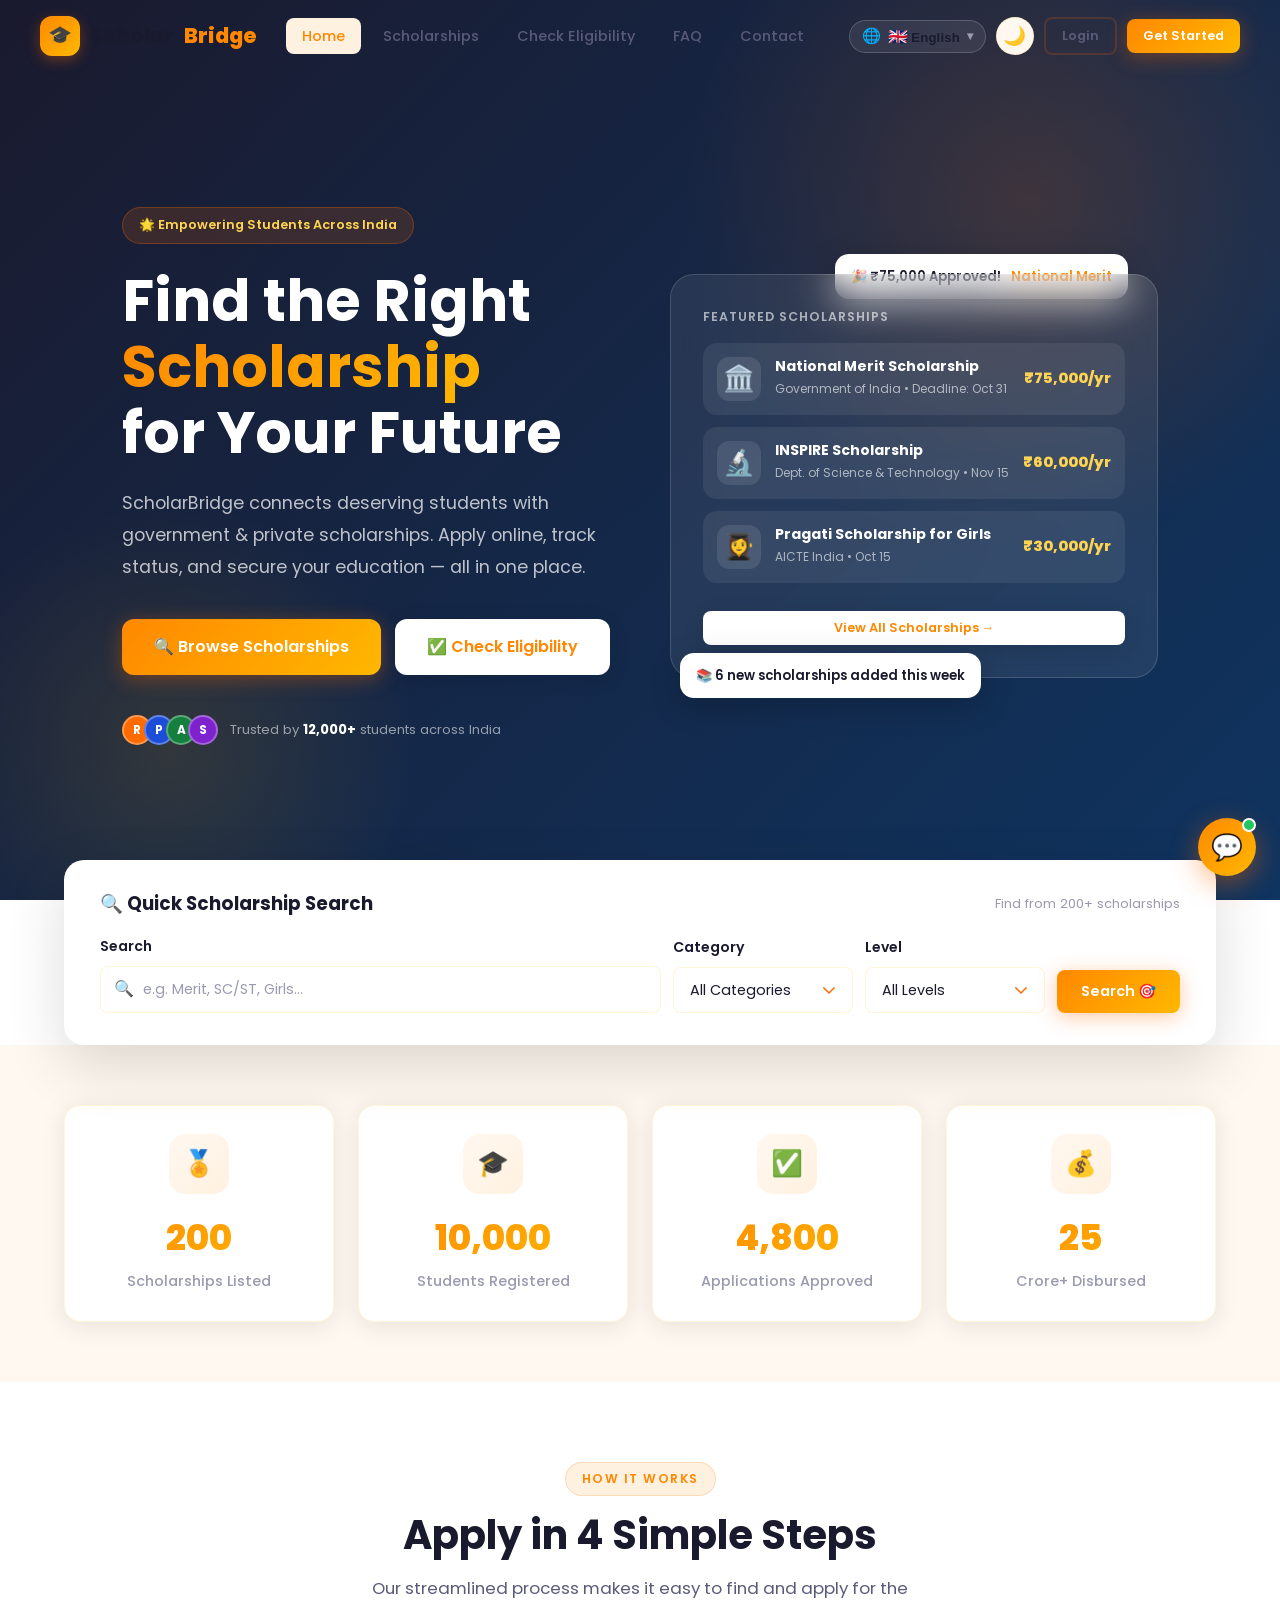
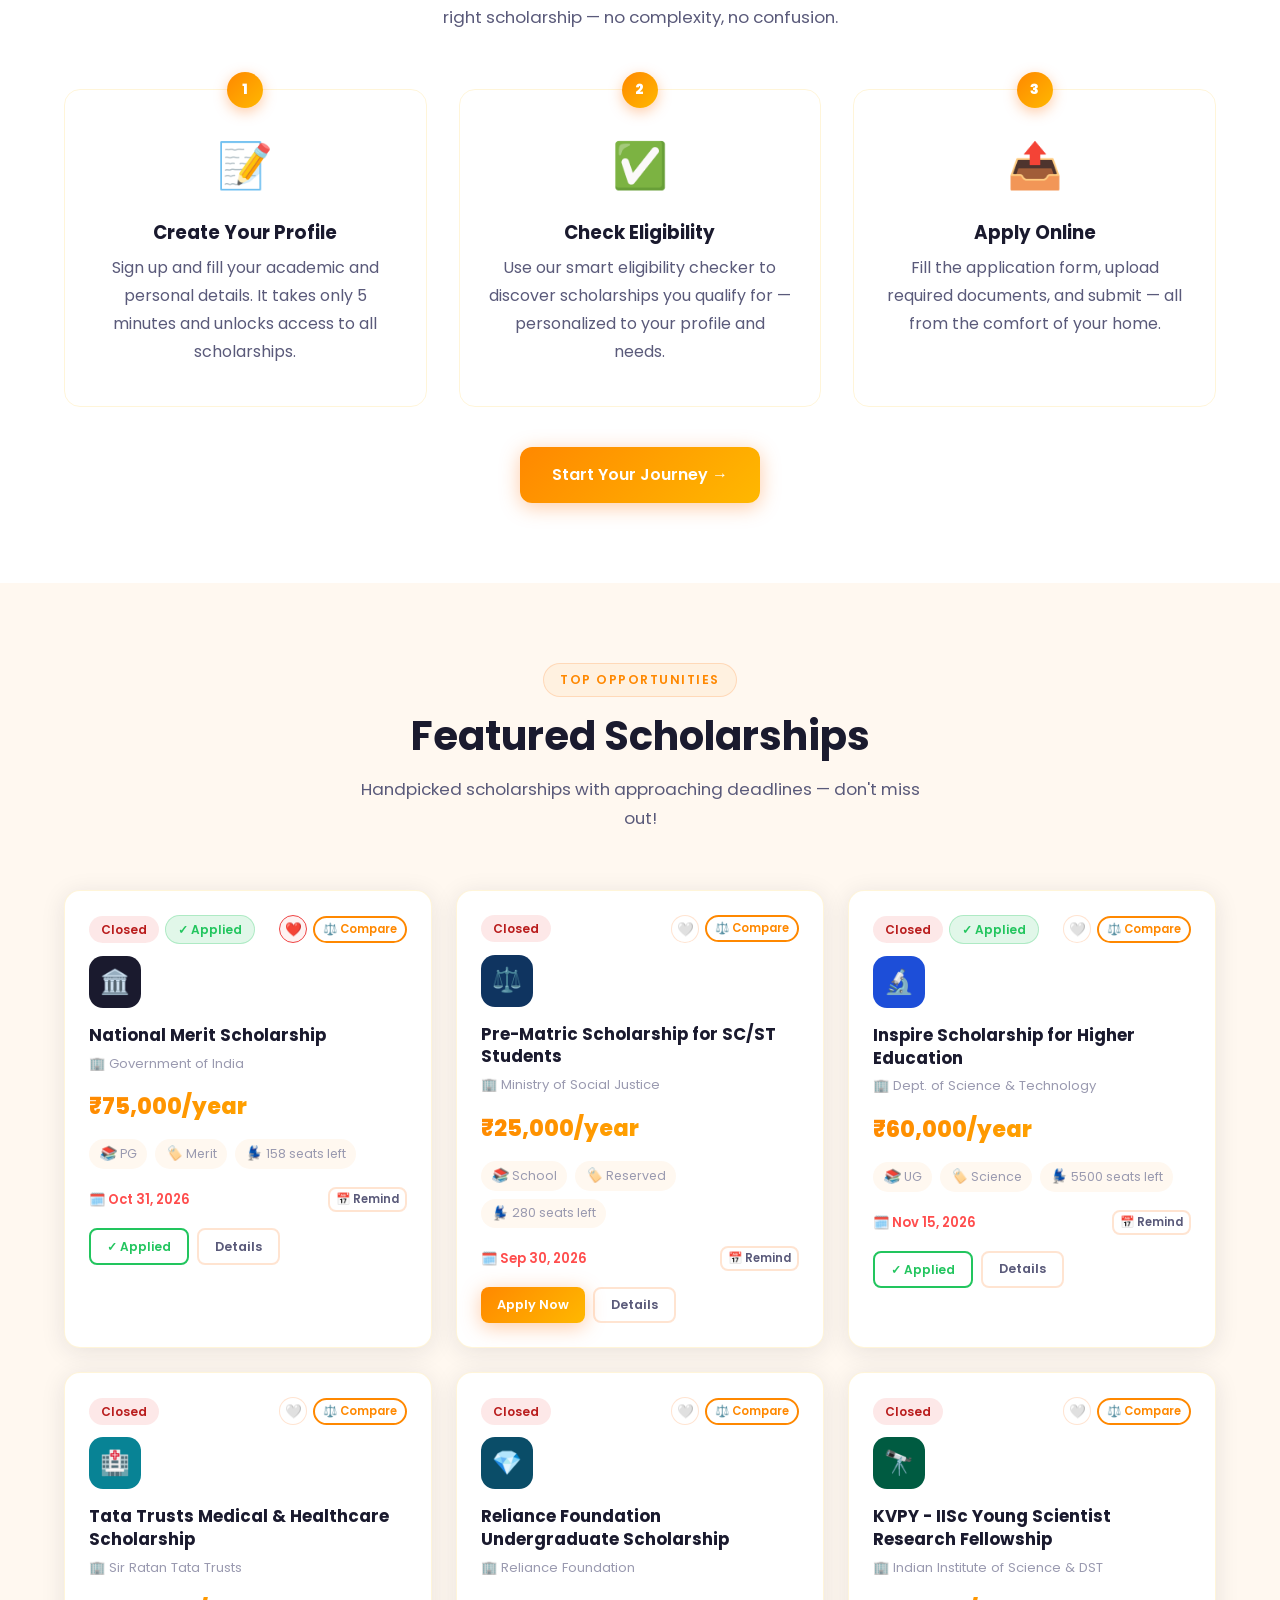
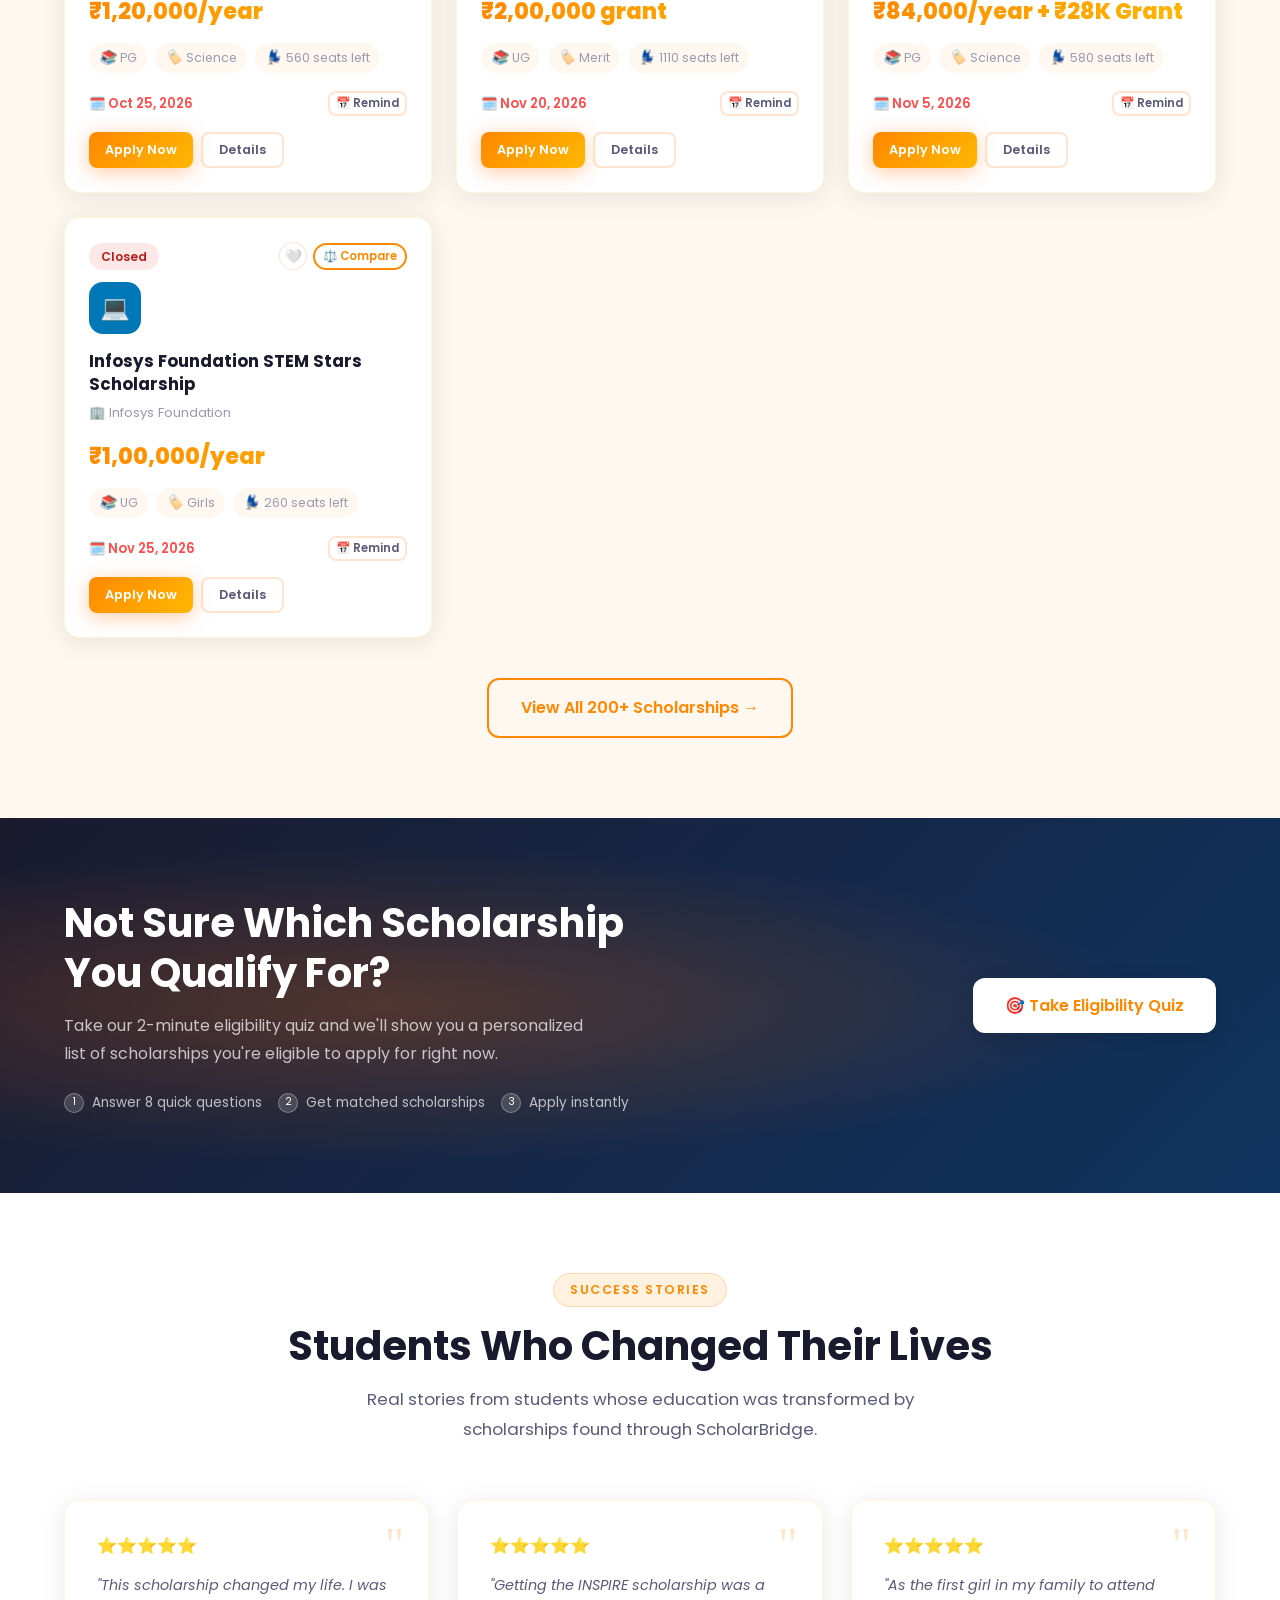
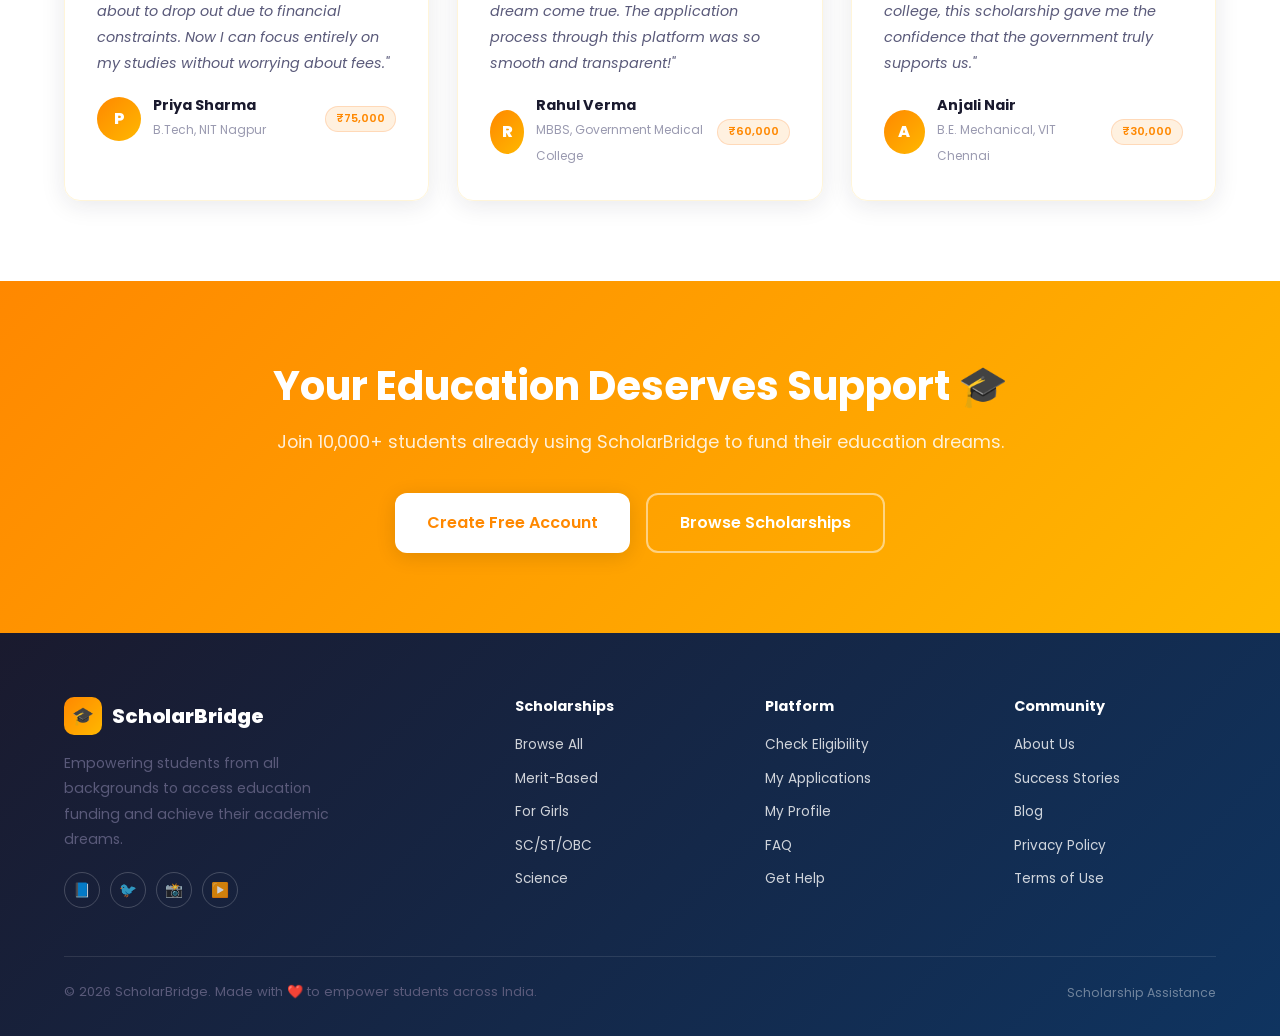
<file: index.html>
<!DOCTYPE html>
<html lang="en">
<head>
  <meta charset="UTF-8" />
  <meta name="viewport" content="width=device-width, initial-scale=1.0" />
  <title>LastMinScholar — Scholarship Assistance Platform</title>
  <meta name="description" content="Find and apply for scholarships effortlessly. LastMinScholar connects students with government and private scholarship opportunities across India." />
  <link rel="stylesheet" href="css/style.css" />
  <style>
    /* ─── Hero Section ─── */
    .hero {
      min-height: 100vh;
      background: var(--gradient-dark);
      display: flex;
      align-items: center;
      position: relative;
      overflow: hidden;
      padding: calc(var(--nav-height) + 40px) 0 60px;
    }

    .hero::before {
      content: '';
      position: absolute;
      width: 700px;
      height: 700px;
      border-radius: 50%;
      background: radial-gradient(circle, rgba(255,107,0,0.18) 0%, transparent 70%);
      top: -150px;
      right: -100px;
      pointer-events: none;
    }

    .hero::after {
      content: '';
      position: absolute;
      width: 500px;
      height: 500px;
      border-radius: 50%;
      background: radial-gradient(circle, rgba(255,184,0,0.12) 0%, transparent 70%);
      bottom: -100px;
      left: -80px;
      pointer-events: none;
    }

    .hero .container {
      position: relative;
      z-index: 1;
      display: grid;
      grid-template-columns: 1fr 1fr;
      gap: 60px;
      align-items: center;
    }

    .hero-badge {
      display: inline-flex;
      align-items: center;
      gap: 8px;
      background: rgba(255,107,0,0.15);
      border: 1px solid rgba(255,107,0,0.3);
      color: var(--gold-light);
      font-size: 0.8rem;
      font-weight: 600;
      padding: 7px 16px;
      border-radius: 50px;
      margin-bottom: 24px;
      animation: pulse-glow 2.5s ease-in-out infinite;
    }

    @keyframes pulse-glow {
      0%, 100% { box-shadow: 0 0 0 0 rgba(255,107,0,0.3); }
      50%       { box-shadow: 0 0 20px 4px rgba(255,107,0,0.2); }
    }

    .hero-content h1 {
      color: white;
      margin-bottom: 22px;
      font-size: clamp(2.2rem, 5vw, 3.6rem);
      line-height: 1.15;
    }

    .hero-content p {
      color: rgba(255,255,255,0.72);
      font-size: 1.1rem;
      margin-bottom: 36px;
      max-width: 480px;
      line-height: 1.8;
    }

    .hero-actions {
      display: flex;
      gap: 14px;
      flex-wrap: wrap;
      margin-bottom: 40px;
    }

    .hero-trust {
      display: flex;
      align-items: center;
      gap: 12px;
      color: rgba(255,255,255,0.55);
      font-size: 0.82rem;
    }

    .hero-trust .avatars {
      display: flex;
    }

    .hero-trust .avatars span {
      width: 30px;
      height: 30px;
      border-radius: 50%;
      border: 2px solid rgba(255,255,255,0.3);
      display: flex;
      align-items: center;
      justify-content: center;
      font-size: 0.75rem;
      font-weight: 700;
      color: white;
      margin-left: -8px;
    }

    .hero-trust .avatars span:first-child { margin-left: 0; }

    /* Hero Visual */
    .hero-visual {
      position: relative;
    }

    .hero-card-main {
      background: rgba(255,255,255,0.08);
      backdrop-filter: blur(20px);
      border: 1px solid rgba(255,255,255,0.15);
      border-radius: 24px;
      padding: 32px;
      color: white;
    }

    .hero-card-main .sch-item {
      display: flex;
      align-items: center;
      gap: 14px;
      padding: 14px;
      border-radius: 14px;
      background: rgba(255,255,255,0.07);
      margin-bottom: 12px;
      transition: var(--transition);
      cursor: pointer;
    }

    .hero-card-main .sch-item:hover { background: rgba(255,107,0,0.15); }
    .hero-card-main .sch-item:last-child { margin-bottom: 0; }

    .hero-card-main .sch-emoji {
      font-size: 1.6rem;
      width: 44px;
      height: 44px;
      border-radius: 12px;
      background: rgba(255,255,255,0.1);
      display: flex;
      align-items: center;
      justify-content: center;
      flex-shrink: 0;
    }

    .hero-card-main .sch-info h5 { color: white; font-size: 0.88rem; margin-bottom: 2px; }
    .hero-card-main .sch-info p  { color: rgba(255,255,255,0.6); font-size: 0.75rem; }
    .hero-card-main .sch-amount  { margin-left: auto; color: var(--gold-light); font-weight: 800; font-size: 0.92rem; white-space: nowrap; }

    .hero-floating-badge {
      position: absolute;
      background: white;
      border-radius: 14px;
      padding: 12px 16px;
      box-shadow: 0 8px 32px rgba(0,0,0,0.2);
      display: flex;
      align-items: center;
      gap: 10px;
      font-size: 0.82rem;
      font-weight: 600;
      color: var(--text-primary);
      white-space: nowrap;
      animation: float 3s ease-in-out infinite;
    }

    .hero-floating-badge.badge-1 { top: -20px; right: 30px; animation-delay: 0s; }
    .hero-floating-badge.badge-2 { bottom: -20px; left: 10px; animation-delay: 1.5s; }

    @keyframes float {
      0%, 100% { transform: translateY(0); }
      50%       { transform: translateY(-8px); }
    }

    /* ─── Search Bar ─── */
    .search-section {
      padding: 0;
      margin-top: -40px;
      position: relative;
      z-index: 10;
    }

    .search-card {
      background: white;
      border-radius: 20px;
      padding: 32px 36px;
      box-shadow: 0 20px 60px rgba(0,0,0,0.14);
    }

    .search-bar {
      display: grid;
      grid-template-columns: 1fr 180px 180px auto;
      gap: 12px;
      align-items: end;
    }

    .search-bar .form-group { margin-bottom: 0; }

    /* ─── Stats Strip ─── */
    .stats-section { background: var(--surface-2); padding: 60px 0; }

    .stats-grid {
      display: grid;
      grid-template-columns: repeat(4, 1fr);
      gap: 24px;
    }

    /* ─── How it Works ─── */
    .how-section { background: white; }

    .how-grid {
      display: grid;
      grid-template-columns: repeat(3, 1fr);
      gap: 32px;
    }

    .how-card {
      text-align: center;
      padding: 40px 28px;
      border-radius: var(--radius-md);
      border: 1px solid var(--border-light);
      position: relative;
      transition: var(--transition);
    }

    .how-card:hover {
      border-color: var(--primary);
      box-shadow: var(--shadow-md);
      transform: translateY(-4px);
    }

    .how-card .step-num {
      position: absolute;
      top: -18px;
      left: 50%;
      transform: translateX(-50%);
      width: 36px;
      height: 36px;
      background: var(--gradient);
      border-radius: 50%;
      color: white;
      font-weight: 800;
      font-size: 0.9rem;
      display: flex;
      align-items: center;
      justify-content: center;
      box-shadow: 0 4px 14px rgba(255,107,0,0.35);
    }

    .how-card .how-icon {
      font-size: 2.8rem;
      margin-bottom: 20px;
    }

    .how-card h3 { margin-bottom: 10px; font-size: 1.15rem; }

    .how-card .connector {
      display: none;
    }

    /* ─── Featured Scholarships ─── */
    .featured-section { background: var(--surface-2); }

    .featured-grid {
      display: grid;
      grid-template-columns: repeat(3, 1fr);
      gap: 24px;
    }

    /* ─── Eligibility CTA ─── */
    .eligibility-cta {
      background: var(--gradient-dark);
      padding: 80px 0;
      position: relative;
      overflow: hidden;
    }

    .eligibility-cta::before {
      content: '';
      position: absolute;
      inset: 0;
      background: radial-gradient(ellipse at 30% 50%, rgba(255,107,0,0.25) 0%, transparent 60%);
    }

    .eligibility-cta .container {
      position: relative;
      z-index: 1;
      display: grid;
      grid-template-columns: 1fr auto;
      gap: 48px;
      align-items: center;
    }

    .eligibility-cta h2 { color: white; margin-bottom: 14px; }
    .eligibility-cta p  { color: rgba(255,255,255,0.72); max-width: 520px; }
    .eligibility-cta .quiz-steps { display: flex; gap: 16px; margin-top: 24px; flex-wrap: wrap; }
    .eligibility-cta .quiz-step { display: flex; align-items: center; gap: 8px; color: rgba(255,255,255,0.7); font-size: 0.85rem; }
    .eligibility-cta .quiz-step .dot { width: 20px; height: 20px; border-radius: 50%; background: rgba(255,255,255,0.15); border: 1px solid rgba(255,255,255,0.3); display: flex; align-items: center; justify-content: center; font-size: 0.65rem; color: white; flex-shrink: 0; }

    /* ─── Testimonials ─── */
    .testimonials-section { background: white; }

    .testimonials-grid {
      display: grid;
      grid-template-columns: repeat(3, 1fr);
      gap: 28px;
    }

    .testimonial-card {
      padding: 32px;
      border-radius: var(--radius-md);
      border: 1px solid var(--border-light);
      box-shadow: var(--shadow-card);
      transition: var(--transition);
      position: relative;
    }

    .testimonial-card:hover {
      transform: translateY(-4px);
      box-shadow: var(--shadow-md);
      border-color: var(--border);
    }

    .testimonial-card .quote-icon {
      font-size: 3rem;
      color: var(--primary);
      opacity: 0.2;
      position: absolute;
      top: 20px;
      right: 24px;
      font-family: Georgia, serif;
      line-height: 1;
    }

    .testimonial-card .stars { color: var(--gold); font-size: 1rem; margin-bottom: 14px; }
    .testimonial-card .quote { font-size: 0.9rem; line-height: 1.8; margin-bottom: 20px; font-style: italic; }

    .testimonial-card .author {
      display: flex;
      align-items: center;
      gap: 12px;
    }

    .testimonial-card .avatar {
      width: 44px;
      height: 44px;
      border-radius: 50%;
      background: var(--gradient);
      color: white;
      font-weight: 800;
      font-size: 1rem;
      display: flex;
      align-items: center;
      justify-content: center;
    }

    .testimonial-card .author-info h5 { font-size: 0.9rem; margin-bottom: 2px; }
    .testimonial-card .author-info small { font-size: 0.75rem; color: var(--text-muted); }
    .testimonial-card .scholarship-tag { margin-left: auto; background: var(--surface-3); border: 1px solid var(--border); color: var(--primary); font-size: 0.7rem; padding: 3px 10px; border-radius: 50px; font-weight: 600; }

    /* ─── Final CTA ─── */
    .final-cta {
      background: var(--gradient);
      padding: 80px 0;
      text-align: center;
    }

    .final-cta h2 { color: white; margin-bottom: 16px; }
    .final-cta p  { color: rgba(255,255,255,0.85); margin-bottom: 36px; font-size: 1.1rem; }
    .final-cta .cta-actions { display: flex; gap: 16px; justify-content: center; flex-wrap: wrap; }

    /* ─── Responsive ─── */
    @media (max-width: 1024px) {
      .hero .container { grid-template-columns: 1fr; }
      .hero-visual { display: none; }
      .search-bar { grid-template-columns: 1fr 1fr; }
      .search-bar .btn { grid-column: 1 / -1; }
      .stats-grid { grid-template-columns: repeat(2, 1fr); }
      .featured-grid, .how-grid, .testimonials-grid { grid-template-columns: repeat(2, 1fr); }
    }

    @media (max-width: 768px) {
      .hero-content h1 { font-size: 2rem; }
      .search-card { padding: 24px; }
      .search-bar { grid-template-columns: 1fr; }
      .stats-grid { grid-template-columns: 1fr 1fr; }
      .featured-grid, .how-grid, .testimonials-grid { grid-template-columns: 1fr; }
      .eligibility-cta .container { grid-template-columns: 1fr; text-align: center; }
    }
  </style>
</head>
<body>

<!-- Page Loader -->
<div class="page-loader" id="pageLoader">
  <div class="loader-logo text-gradient">🎓 ScholarBridge</div>
  <div class="loader-bar"><div class="loader-bar-fill"></div></div>
  <p style="color:var(--text-muted);font-size:0.85rem;margin-top:8px;">Loading opportunities...</p>
</div>

<!-- Toast Container -->
<div class="toast-container"></div>

<!-- ─── NAVBAR ─── -->
<nav class="navbar" id="navbar">
  <div class="navbar-inner">
    <a href="index.html" class="navbar-logo">
      <div class="logo-icon">🎓</div>
      Scholar<span>Bridge</span>
    </a>

    <ul class="navbar-links">
      <li><a href="index.html" class="active">Home</a></li>
      <li><a href="scholarships.html">Scholarships</a></li>
      <li><a href="eligibility.html">Check Eligibility</a></li>
      <li><a href="faq.html">FAQ</a></li>
      <li><a href="contact.html">Contact</a></li>
    </ul>

    <div class="navbar-actions">
      <a href="login.html" class="btn btn-ghost btn-sm" id="navLoginBtn">Login</a>
      <a href="register.html" class="btn btn-primary btn-sm">Get Started</a>
      <a href="dashboard.html" class="btn btn-outline btn-sm" id="navDashBtn" style="display:none;">My Dashboard</a>
      <button class="btn btn-ghost btn-sm" id="navLogoutBtn" style="display:none;" onclick="logout()">Logout</button>
    </div>

    <button class="nav-mobile-btn" id="navMobileBtn" aria-label="Toggle menu">☰</button>
  </div>
</nav>

<!-- Mobile Menu -->
<div class="mobile-menu" id="mobileMenu">
  <a href="index.html">🏠 Home</a>
  <a href="scholarships.html">🏅 Scholarships</a>
  <a href="eligibility.html">✅ Check Eligibility</a>
  <a href="faq.html">❓ FAQ</a>
  <a href="contact.html">📞 Contact</a>
  <a href="dashboard.html">📊 Dashboard</a>
  <a href="login.html" class="btn btn-outline btn-sm">Login</a>
  <a href="register.html" class="btn btn-primary btn-sm">Get Started</a>
</div>

<!-- ─── HERO ─── -->
<section class="hero">
  <div class="container">
    <div class="hero-content">
      <div class="hero-badge">
        🌟 Empowering Students Across India
      </div>
      <h1>Find the Right<br><span class="text-gradient">Scholarship</span><br>for Your Future</h1>
      <p>ScholarBridge connects deserving students with government & private scholarships. Apply online, track status, and secure your education — all in one place.</p>
      <div class="hero-actions">
        <a href="scholarships.html" class="btn btn-primary btn-lg">
          🔍 Browse Scholarships
        </a>
        <a href="eligibility.html" class="btn btn-white btn-lg">
          ✅ Check Eligibility
        </a>
      </div>
      <div class="hero-trust">
        <div class="avatars">
          <span style="background:#FF6B00;">R</span>
          <span style="background:#1D4ED8;">P</span>
          <span style="background:#15803D;">A</span>
          <span style="background:#7E22CE;">S</span>
        </div>
        <span>Trusted by <strong style="color:white;">12,000+</strong> students across India</span>
      </div>
    </div>

    <div class="hero-visual">
      <div class="hero-floating-badge badge-1">
        🎉 ₹75,000 Approved! <span style="color:var(--primary);">National Merit</span>
      </div>
      <div class="hero-card-main">
        <div style="color:rgba(255,255,255,0.6);font-size:0.78rem;font-weight:600;margin-bottom:16px;text-transform:uppercase;letter-spacing:1px;">Featured Scholarships</div>
        <div class="sch-item">
          <div class="sch-emoji">🏛️</div>
          <div class="sch-info">
            <h5>National Merit Scholarship</h5>
            <p>Government of India • Deadline: Oct 31</p>
          </div>
          <span class="sch-amount">₹75,000/yr</span>
        </div>
        <div class="sch-item">
          <div class="sch-emoji">🔬</div>
          <div class="sch-info">
            <h5>INSPIRE Scholarship</h5>
            <p>Dept. of Science & Technology • Nov 15</p>
          </div>
          <span class="sch-amount">₹60,000/yr</span>
        </div>
        <div class="sch-item">
          <div class="sch-emoji">👩‍🎓</div>
          <div class="sch-info">
            <h5>Pragati Scholarship for Girls</h5>
            <p>AICTE India • Oct 15</p>
          </div>
          <span class="sch-amount">₹30,000/yr</span>
        </div>
        <a href="scholarships.html" class="btn btn-white btn-sm btn-full" style="margin-top:16px;">View All Scholarships →</a>
      </div>
      <div class="hero-floating-badge badge-2">
        📚 6 new scholarships added this week
      </div>
    </div>
  </div>
</section>

<!-- ─── QUICK SEARCH ─── -->
<section class="search-section">
  <div class="container">
    <div class="search-card">
      <div style="display:flex;align-items:center;justify-content:space-between;margin-bottom:20px;flex-wrap:wrap;gap:10px;">
        <h3 style="font-size:1.15rem;">🔍 Quick Scholarship Search</h3>
        <span style="font-size:0.82rem;color:var(--text-muted);">Find from 200+ scholarships</span>
      </div>
      <div class="search-bar">
        <div class="form-group">
          <label class="form-label">Search</label>
          <div class="input-group">
            <span class="input-icon">🔍</span>
            <input type="text" class="form-control" placeholder="e.g. Merit, SC/ST, Girls..." id="heroSearch" />
          </div>
        </div>
        <div class="form-group">
          <label class="form-label">Category</label>
          <select class="form-control" id="heroCategory">
            <option value="">All Categories</option>
            <option value="Merit">Merit-Based</option>
            <option value="Reserved">Reserved Category</option>
            <option value="Girls">Girls Only</option>
            <option value="Science">Science</option>
            <option value="Defence">Defence</option>
            <option value="Regional">Regional</option>
          </select>
        </div>
        <div class="form-group">
          <label class="form-label">Level</label>
          <select class="form-control" id="heroLevel">
            <option value="">All Levels</option>
            <option value="school">School (8–12)</option>
            <option value="undergraduate">Undergraduate</option>
            <option value="postgraduate">Postgraduate</option>
          </select>
        </div>
        <div class="form-group">
          <label class="form-label" style="opacity:0;">Search</label>
          <button class="btn btn-primary" id="heroSearchBtn" style="width:100%;">Search 🎯</button>
        </div>
      </div>
    </div>
  </div>
</section>

<!-- ─── STATS ─── -->
<section class="stats-section">
  <div class="container">
    <div class="stats-grid">
      <div class="stat-card fade-in" data-count="200">
        <div class="stat-icon">🏅</div>
        <div class="stat-num">200</div>
        <div class="stat-label">Scholarships Listed</div>
      </div>
      <div class="stat-card fade-in" data-count="10000">
        <div class="stat-icon">🎓</div>
        <div class="stat-num">12,000</div>
        <div class="stat-label">Students Registered</div>
      </div>
      <div class="stat-card fade-in" data-count="4800">
        <div class="stat-icon">✅</div>
        <div class="stat-num">4,800</div>
        <div class="stat-label">Applications Approved</div>
      </div>
      <div class="stat-card fade-in" data-count="25">
        <div class="stat-icon">💰</div>
        <div class="stat-num">₹25</div>
        <div class="stat-label">Crore+ Disbursed</div>
      </div>
    </div>
  </div>
</section>

<!-- ─── HOW IT WORKS ─── -->
<section class="section how-section">
  <div class="container">
    <div class="section-header fade-in">
      <div class="tag">How it Works</div>
      <h2>Apply in 4 Simple Steps</h2>
      <p>Our streamlined process makes it easy to find and apply for the right scholarship — no complexity, no confusion.</p>
    </div>
    <div class="how-grid">
      <div class="how-card fade-in">
        <div class="step-num">1</div>
        <div class="how-icon">📝</div>
        <h3>Create Your Profile</h3>
        <p>Sign up and fill your academic and personal details. It takes only 5 minutes and unlocks access to all scholarships.</p>
      </div>
      <div class="how-card fade-in" style="transition-delay:0.1s;">
        <div class="step-num">2</div>
        <div class="how-icon">✅</div>
        <h3>Check Eligibility</h3>
        <p>Use our smart eligibility checker to discover scholarships you qualify for — personalized to your profile and needs.</p>
      </div>
      <div class="how-card fade-in" style="transition-delay:0.2s;">
        <div class="step-num">3</div>
        <div class="how-icon">📤</div>
        <h3>Apply Online</h3>
        <p>Fill the application form, upload required documents, and submit — all from the comfort of your home.</p>
      </div>
    </div>
    <div style="text-align:center;margin-top:40px;" class="fade-in">
      <a href="register.html" class="btn btn-primary btn-lg">Start Your Journey →</a>
    </div>
  </div>
</section>

<!-- ─── FEATURED SCHOLARSHIPS ─── -->
<section class="section featured-section">
  <div class="container">
    <div class="section-header fade-in">
      <div class="tag">Top Opportunities</div>
      <h2>Featured Scholarships</h2>
      <p>Handpicked scholarships with approaching deadlines — don't miss out!</p>
    </div>
    <div class="featured-grid" id="featuredGrid">
      <!-- Rendered by JS -->
    </div>
    <div style="text-align:center;margin-top:40px;" class="fade-in">
      <a href="scholarships.html" class="btn btn-outline btn-lg">View All 200+ Scholarships →</a>
    </div>
  </div>
</section>

<!-- ─── ELIGIBILITY CTA ─── -->
<section class="eligibility-cta">
  <div class="container">
    <div class="fade-in-left">
      <h2>Not Sure Which Scholarship<br>You Qualify For?</h2>
      <p>Take our 2-minute eligibility quiz and we'll show you a personalized list of scholarships you're eligible to apply for right now.</p>
      <div class="quiz-steps">
        <div class="quiz-step"><div class="dot">1</div> Answer 8 quick questions</div>
        <div class="quiz-step"><div class="dot">2</div> Get matched scholarships</div>
        <div class="quiz-step"><div class="dot">3</div> Apply instantly</div>
      </div>
    </div>
    <div class="fade-in-right">
      <a href="eligibility.html" class="btn btn-white btn-lg">
        🎯 Take Eligibility Quiz
      </a>
    </div>
  </div>
</section>

<!-- ─── TESTIMONIALS ─── -->
<section class="section testimonials-section">
  <div class="container">
    <div class="section-header fade-in">
      <div class="tag">Success Stories</div>
      <h2>Students Who Changed Their Lives</h2>
      <p>Real stories from students whose education was transformed by scholarships found through ScholarBridge.</p>
    </div>
    <div class="testimonials-grid" id="testimonialsGrid">
      <!-- Rendered by JS -->
    </div>
  </div>
</section>

<!-- ─── FINAL CTA ─── -->
<section class="final-cta">
  <div class="container fade-in">
    <h2>Your Education Deserves Support 🎓</h2>
    <p>Join 10,000+ students already using ScholarBridge to fund their education dreams.</p>
    <div class="cta-actions">
      <a href="register.html" class="btn btn-white btn-lg">Create Free Account</a>
      <a href="scholarships.html" class="btn btn-outline btn-lg" style="border-color:rgba(255,255,255,0.5);color:white;">Browse Scholarships</a>
    </div>
  </div>
</section>

<!-- ─── FOOTER ─── -->
<footer class="footer">
  <div class="container">
    <div class="footer-grid">
      <div>
        <div class="footer-logo"><div class="logo-icon">🎓</div> ScholarBridge</div>
        <p class="footer-desc">Empowering students from all backgrounds to access education funding and achieve their academic dreams.</p>
        <div class="social-links" style="margin-top:20px;">
          <a href="#" aria-label="Facebook">📘</a>
          <a href="#" aria-label="Twitter">🐦</a>
          <a href="https://www.instagram.com/drax7.exe/" aria-label="Instagram">📸</a>
          <a href="https://youtube.com/@dysgaming256?si=aeZ0lX26dRg4TvEO" aria-label="YouTube">▶️</a>
        </div>
      </div>
      <div>
        <h5>Scholarships</h5>
        <ul class="footer-links">
          <li><a href="scholarships.html">Browse All</a></li>
          <li><a href="scholarships.html?cat=Merit">Merit-Based</a></li>
          <li><a href="scholarships.html?cat=Girls">For Girls</a></li>
          <li><a href="scholarships.html?cat=Reserved">SC/ST/OBC</a></li>
          <li><a href="scholarships.html?cat=Science">Science</a></li>
        </ul>
      </div>
      <div>
        <h5>Platform</h5>
        <ul class="footer-links">
          <li><a href="eligibility.html">Check Eligibility</a></li>
          <li><a href="dashboard.html">My Applications</a></li>
          <li><a href="profile.html">My Profile</a></li>
          <li><a href="faq.html">FAQ</a></li>
          <li><a href="contact.html">Get Help</a></li>
        </ul>
      </div>
      <div>
        <h5>Community</h5>
        <ul class="footer-links">
          <li><a href="#">About Us</a></li>
          <li><a href="#">Success Stories</a></li>
          <li><a href="#">Blog</a></li>
          <li><a href="#">Privacy Policy</a></li>
          <li><a href="#">Terms of Use</a></li>
        </ul>
      </div>
    </div>
    <div class="footer-bottom">
      <p>© 2026 ScholarBridge. Made with ❤️ to empower students across India.</p>
      <p style="font-size:0.78rem;color:rgba(255,255,255,0.4);">Scholarship Assistance</p>
    </div>
  </div>
</footer>

<script src="js/firebase-config.js"></script>
<script src="js/app.js"></script>
<script src="js/language.js"></script>
<script src="js/chatbot.js"></script>
<script>
  // Hero search redirect
  document.getElementById('heroSearchBtn').addEventListener('click', () => {
    const q   = document.getElementById('heroSearch').value;
    const cat = document.getElementById('heroCategory').value;
    const lev = document.getElementById('heroLevel').value;
    const params = new URLSearchParams();
    if (q)   params.set('q', q);
    if (cat) params.set('cat', cat);
    if (lev) params.set('level', lev);
    window.location.href = `scholarships.html?${params.toString()}`;
  });

  document.getElementById('heroSearch').addEventListener('keypress', (e) => {
    if (e.key === 'Enter') document.getElementById('heroSearchBtn').click();
  });

  // Render featured scholarships
  document.addEventListener('DOMContentLoaded', () => {
    const featured = AppState.scholarships.filter(s => s.featured);
    document.getElementById('featuredGrid').innerHTML =
      featured.map(s => createScholarshipCard(s)).join('');

    // Render testimonials
    document.getElementById('testimonialsGrid').innerHTML =
      AppState.testimonials.map((t, i) => `
        <div class="testimonial-card fade-in" style="transition-delay:${i * 0.1}s;">
          <div class="quote-icon">"</div>
          <div class="stars">${'⭐'.repeat(t.stars)}</div>
          <p class="quote">"${t.quote}"</p>
          <div class="author">
            <div class="avatar">${t.photo}</div>
            <div class="author-info">
              <h5>${t.name}</h5>
              <small>${t.course}</small>
            </div>
            <div class="scholarship-tag">${t.amount}</div>
          </div>
        </div>`).join('');

    initScrollAnimations();
  });
</script>
</body>
</html>
</file>
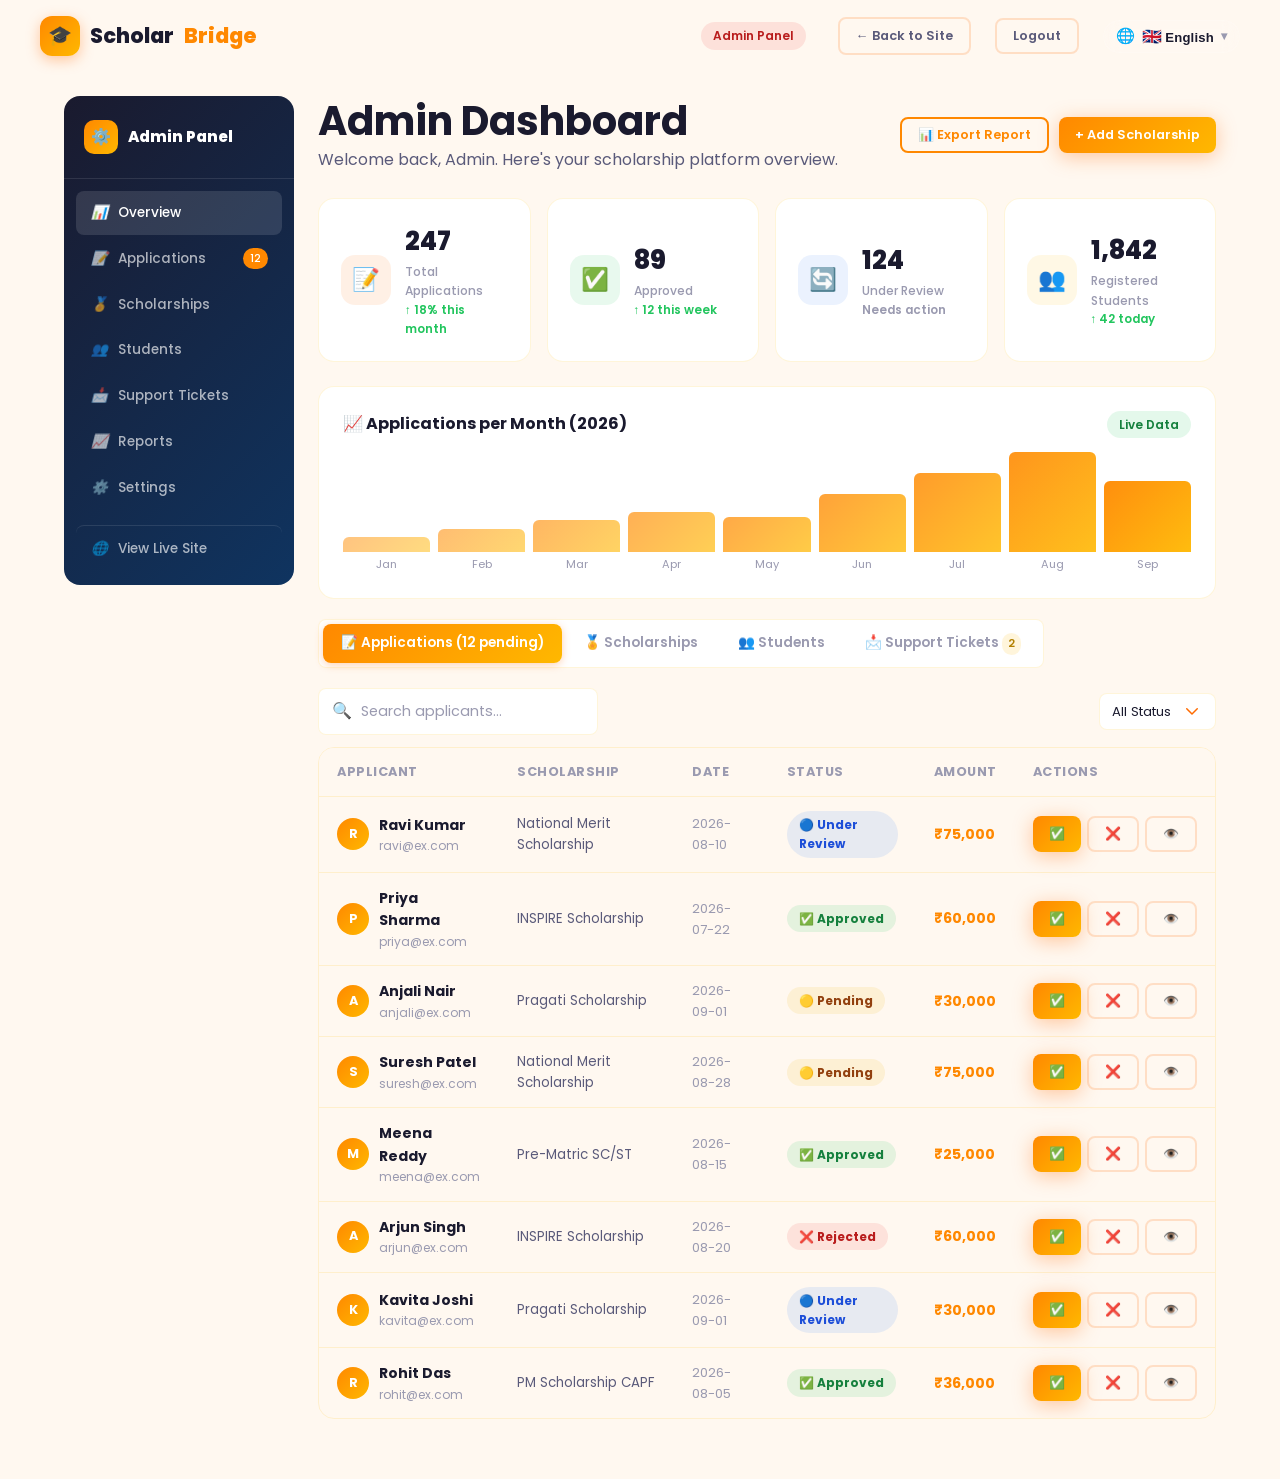
<file: admin/index.html>
<!DOCTYPE html>
<html lang="en">

<head>
  <meta charset="UTF-8" />
  <meta name="viewport" content="width=device-width, initial-scale=1.0" />
  <title>Admin Dashboard — ScholarBridge</title>
  <meta name="description"
    content="Administrator panel for managing scholarships, applications, and student records." />
  <link rel="stylesheet" href="../css/style.css" />
  <style>
    body {
      background: var(--surface-2);
    }

    .admin-page {
      padding: calc(var(--nav-height) + 24px) 0 60px;
    }

    .admin-layout {
      display: grid;
      grid-template-columns: 230px 1fr;
      gap: 24px;
      align-items: start;
    }

    /* Admin Sidebar */
    .admin-sidebar {
      background: var(--gradient-dark);
      border-radius: var(--radius-md);
      overflow: hidden;
      position: sticky;
      top: calc(var(--nav-height) + 20px);
    }

    .admin-sidebar .admin-brand {
      padding: 24px 20px;
      border-bottom: 1px solid rgba(255, 255, 255, 0.1);
      display: flex;
      align-items: center;
      gap: 10px;
      color: white;
      font-weight: 800;
      font-size: 0.95rem;
    }

    .admin-brand .admin-icon {
      width: 34px;
      height: 34px;
      border-radius: 10px;
      background: var(--gradient);
      display: flex;
      align-items: center;
      justify-content: center;
      font-size: 1rem;
    }

    .admin-sidebar nav {
      padding: 12px;
    }

    .admin-sidebar nav a {
      display: flex;
      align-items: center;
      gap: 10px;
      padding: 11px 14px;
      border-radius: var(--radius-sm);
      font-size: 0.85rem;
      font-weight: 500;
      color: rgba(255, 255, 255, 0.65);
      transition: var(--transition-fast);
      margin-bottom: 2px;
    }

    .admin-sidebar nav a:hover,
    .admin-sidebar nav a.active {
      background: rgba(255, 255, 255, 0.12);
      color: white;
    }

    .admin-sidebar nav a i {
      width: 18px;
      text-align: center;
    }

    .admin-badge {
      margin-left: auto;
      background: var(--primary);
      color: white;
      font-size: 0.68rem;
      padding: 2px 7px;
      border-radius: 50px;
    }

    /* KPI Cards */
    .kpi-grid {
      display: grid;
      grid-template-columns: repeat(4, 1fr);
      gap: 16px;
      margin-bottom: 24px;
    }

    .kpi-card {
      background: white;
      border-radius: var(--radius-md);
      padding: 22px;
      border: 1px solid var(--border-light);
      display: flex;
      align-items: center;
      gap: 14px;
      transition: var(--transition);
    }

    .kpi-card:hover {
      transform: translateY(-2px);
      box-shadow: var(--shadow-sm);
    }

    .kpi-icon {
      width: 50px;
      height: 50px;
      border-radius: 14px;
      display: flex;
      align-items: center;
      justify-content: center;
      font-size: 1.4rem;
      flex-shrink: 0;
    }

    .kpi-val {
      font-size: 1.6rem;
      font-weight: 800;
      color: var(--text-primary);
    }

    .kpi-label {
      font-size: 0.76rem;
      color: var(--text-muted);
      font-weight: 500;
    }

    .kpi-trend {
      font-size: 0.74rem;
      font-weight: 600;
    }

    .trend-up {
      color: #22C55E;
    }

    .trend-down {
      color: var(--accent);
    }

    /* Tabs */
    .admin-tabs {
      display: flex;
      gap: 4px;
      background: white;
      border-radius: var(--radius-sm);
      padding: 4px;
      border: 1px solid var(--border-light);
      margin-bottom: 20px;
      width: fit-content;
    }

    .admin-tab {
      padding: 8px 18px;
      border-radius: 8px;
      font-size: 0.85rem;
      font-weight: 600;
      cursor: pointer;
      transition: var(--transition-fast);
      color: var(--text-muted);
    }

    .admin-tab.active {
      background: var(--gradient);
      color: white;
      box-shadow: 0 2px 8px rgba(255, 107, 0, 0.3);
    }

    /* Status badge */
    .status-pill {
      display: inline-flex;
      align-items: center;
      gap: 4px;
      padding: 4px 12px;
      border-radius: 50px;
      font-size: 0.75rem;
      font-weight: 700;
    }

    .status-pending {
      background: rgba(234, 179, 8, 0.12);
      color: #92400E;
    }

    .status-review {
      background: rgba(59, 130, 246, 0.12);
      color: #1D4ED8;
    }

    .status-approved {
      background: rgba(34, 197, 94, 0.12);
      color: #15803D;
    }

    .status-rejected {
      background: rgba(239, 68, 68, 0.12);
      color: #B91C1C;
    }

    /* Action buttons */
    .action-btns {
      display: flex;
      gap: 6px;
    }

    /* Chart area (visual only) */
    .chart-card {
      background: white;
      border-radius: var(--radius-md);
      border: 1px solid var(--border-light);
      padding: 24px;
      margin-bottom: 20px;
    }

    .chart-bars {
      display: flex;
      align-items: flex-end;
      gap: 8px;
      height: 120px;
      margin-top: 16px;
    }

    .chart-bar-wrap {
      flex: 1;
      display: flex;
      flex-direction: column;
      align-items: center;
      gap: 4px;
    }

    .chart-bar {
      width: 100%;
      border-radius: 6px 6px 0 0;
      background: var(--gradient);
      min-height: 4px;
      transition: height 0.8s ease;
    }

    .chart-label {
      font-size: 0.7rem;
      color: var(--text-muted);
    }

    @media (max-width: 1024px) {
      .admin-layout {
        grid-template-columns: 1fr;
      }

      .admin-sidebar {
        position: static;
      }

      .kpi-grid {
        grid-template-columns: repeat(2, 1fr);
      }
    }

    @media (max-width: 600px) {
      .kpi-grid {
        grid-template-columns: 1fr 1fr;
      }
    }
  </style>
</head>

<body>

  <div class="page-loader" id="pageLoader">
    <div class="loader-logo text-gradient">🎓 Admin</div>
    <div class="loader-bar">
      <div class="loader-bar-fill"></div>
    </div>
  </div>
  <div class="toast-container"></div>

  <nav class="navbar scrolled" id="navbar">
    <div class="navbar-inner">
      <a href="../index.html" class="navbar-logo">
        <div class="logo-icon">🎓</div>Scholar<span>Bridge</span>
      </a>
      <div style="flex:1;"></div>
      <span class="badge badge-red" style="margin-right:8px;">Admin Panel</span>
      <a href="../index.html" class="btn btn-ghost btn-sm">← Back to Site</a>
      <button class="btn btn-ghost btn-sm" onclick="logout()">Logout</button>
      <button class="nav-mobile-btn" id="navMobileBtn">☰</button>
    </div>
  </nav>

  <div class="admin-page">
    <div class="container">
      <div class="admin-layout">

        <!-- Admin Sidebar -->
        <div class="admin-sidebar">
          <div class="admin-brand">
            <div class="admin-icon">⚙️</div>
            Admin Panel
          </div>
          <nav>
            <a href="#overview" class="active"><i>📊</i> Overview</a>
            <a href="#applications"><i>📝</i> Applications <span class="admin-badge">12</span></a>
            <a href="#scholarships"><i>🏅</i> Scholarships</a>
            <a href="#students"><i>👥</i> Students</a>
            <a href="#tickets" onclick="switchTab('tickets', document.getElementById('tabBtnTickets'))"><i>📩</i>
              Support Tickets</a>
            <a href="#reports"><i>📈</i> Reports</a>
            <a href="#settings"><i>⚙️</i> Settings</a>
            <a href="../index.html"
              style="margin-top:16px;border-top:1px solid rgba(255,255,255,0.1);padding-top:12px;"><i>🌐</i> View Live
              Site</a>
          </nav>
        </div>

        <!-- Main Content -->
        <div>
          <!-- Header -->
          <div
            style="display:flex;align-items:center;justify-content:space-between;margin-bottom:24px;flex-wrap:wrap;gap:12px;">
            <div>
              <h2>Admin Dashboard</h2>
              <p>Welcome back, Admin. Here's your scholarship platform overview.</p>
            </div>
            <div style="display:flex;gap:10px;">
              <button class="btn btn-outline btn-sm" onclick="showToast('Generating report...','info')">📊 Export
                Report</button>
              <button class="btn btn-primary btn-sm"
                onclick="document.getElementById('addScholarshipModal').classList.add('open')">+ Add
                Scholarship</button>
            </div>
          </div>

          <!-- KPI Cards -->
          <div class="kpi-grid">
            <div class="kpi-card fade-in">
              <div class="kpi-icon" style="background:rgba(255,107,0,0.1);">📝</div>
              <div>
                <div class="kpi-val">247</div>
                <div class="kpi-label">Total Applications</div>
                <div class="kpi-trend trend-up">↑ 18% this month</div>
              </div>
            </div>
            <div class="kpi-card fade-in" style="transition-delay:0.1s;">
              <div class="kpi-icon" style="background:rgba(34,197,94,0.1);">✅</div>
              <div>
                <div class="kpi-val">89</div>
                <div class="kpi-label">Approved</div>
                <div class="kpi-trend trend-up">↑ 12 this week</div>
              </div>
            </div>
            <div class="kpi-card fade-in" style="transition-delay:0.2s;">
              <div class="kpi-icon" style="background:rgba(59,130,246,0.1);">🔄</div>
              <div>
                <div class="kpi-val">124</div>
                <div class="kpi-label">Under Review</div>
                <div class="kpi-trend" style="color:var(--text-muted);">Needs action</div>
              </div>
            </div>
            <div class="kpi-card fade-in" style="transition-delay:0.3s;">
              <div class="kpi-icon" style="background:rgba(255,184,0,0.1);">👥</div>
              <div>
                <div class="kpi-val">1,842</div>
                <div class="kpi-label">Registered Students</div>
                <div class="kpi-trend trend-up">↑ 42 today</div>
              </div>
            </div>
          </div>

          <!-- Chart -->
          <div class="chart-card fade-in">
            <div style="display:flex;align-items:center;justify-content:space-between;">
              <h3 style="font-size:1rem;">📈 Applications per Month (2026)</h3>
              <span class="badge badge-green">Live Data</span>
            </div>
            <div class="chart-bars" id="chartBars">
              <!-- Rendered by JS -->
            </div>
          </div>

          <!-- Tabs -->
          <div class="admin-tabs">
            <div class="admin-tab active" onclick="switchTab('applications', this)">📝 Applications (12 pending)</div>
            <div class="admin-tab" onclick="switchTab('scholarships', this)">🏅 Scholarships</div>
            <div class="admin-tab" onclick="switchTab('students', this)">👥 Students</div>
            <div class="admin-tab" id="tabBtnTickets" onclick="switchTab('tickets', this)">📩 Support Tickets <span
                id="tabTicketBadge" class="badge badge-gold" style="font-size:0.7rem;padding:2px 6px;">0</span></div>
          </div>

          <!-- Applications Table -->
          <div id="tab-applications">
            <div
              style="display:flex;align-items:center;justify-content:space-between;margin-bottom:12px;flex-wrap:wrap;gap:10px;">
              <div class="input-group" style="width:280px;">
                <span class="input-icon">🔍</span>
                <input type="text" class="form-control" placeholder="Search applicants..." id="adminSearch"
                  oninput="filterApplications(this.value)" />
              </div>
              <div style="display:flex;gap:8px;flex-wrap:wrap;">
                <select class="form-control" style="width:auto;font-size:0.82rem;padding:8px 12px;" id="statusFilter"
                  onchange="filterApplications('')">
                  <option value="">All Status</option>
                  <option value="pending">Pending</option>
                  <option value="under_review">Under Review</option>
                  <option value="approved">Approved</option>
                  <option value="rejected">Rejected</option>
                </select>
              </div>
            </div>
            <div class="table-wrap">
              <table id="applicationsTable">
                <thead>
                  <tr>
                    <th>Applicant</th>
                    <th>Scholarship</th>
                    <th>Date</th>
                    <th>Status</th>
                    <th>Amount</th>
                    <th>Actions</th>
                  </tr>
                </thead>
                <tbody id="applicationsBody"></tbody>
              </table>
            </div>
          </div>

          <!-- Scholarships Table -->
          <div id="tab-scholarships" style="display:none;">
            <div class="table-wrap">
              <table>
                <thead>
                  <tr>
                    <th>Scholarship</th>
                    <th>Organization</th>
                    <th>Amount</th>
                    <th>Deadline</th>
                    <th>Applications</th>
                    <th>Actions</th>
                  </tr>
                </thead>
                <tbody id="scholarshipsBody"></tbody>
              </table>
            </div>
          </div>

          <!-- Students Table -->
          <div id="tab-students" style="display:none;">
            <div class="table-wrap">
              <table>
                <thead>
                  <tr>
                    <th>Student</th>
                    <th>Email</th>
                    <th>Category</th>
                    <th>Applications</th>
                    <th>Joined</th>
                    <th>Actions</th>
                  </tr>
                </thead>
                <tbody id="studentsBody"></tbody>
              </table>
            </div>
          </div>

          <!-- Support Tickets Table -->
          <div id="tab-tickets" style="display:none;">
            <div
              style="display:flex;align-items:center;justify-content:space-between;margin-bottom:12px;flex-wrap:wrap;gap:10px;">
              <div class="input-group" style="width:280px;">
                <span class="input-icon">🔍</span>
                <input type="text" class="form-control" placeholder="Search tickets by ID or name..." id="ticketSearch"
                  oninput="filterTickets(this.value)" />
              </div>
              <div style="display:flex;gap:8px;flex-wrap:wrap;">
                <select class="form-control" style="width:auto;font-size:0.82rem;padding:8px 12px;"
                  id="ticketTypeFilter" onchange="filterTickets('')">
                  <option value="">All Categories</option>
                  <option value="Scholarship Help">Scholarship Help</option>
                  <option value="Application Issue">Application Issue</option>
                  <option value="Eligibility Query">Eligibility</option>
                  <option value="Technical Problem">Technical</option>
                  <option value="Other">Other</option>
                </select>
                <select class="form-control" style="width:auto;font-size:0.82rem;padding:8px 12px;"
                  id="ticketStatusFilter" onchange="filterTickets('')">
                  <option value="">All Statuses</option>
                  <option value="new">New (Unassigned)</option>
                  <option value="in_progress">Advisor Assigned</option>
                  <option value="resolved">Resolved</option>
                </select>
              </div>
            </div>
            <div class="table-wrap">
              <table>
                <thead>
                  <tr>
                    <th>Ticket Ref</th>
                    <th>Applicant</th>
                    <th>Subject</th>
                    <th>Query Category</th>
                    <th>Received</th>
                    <th>Status</th>
                    <th>Actions</th>
                  </tr>
                </thead>
                <tbody id="ticketsBody"></tbody>
              </table>
            </div>
          </div>
        </div>
      </div>
    </div>
  </div>

  <!-- Add Scholarship Modal -->
  <div class="modal-overlay" id="addScholarshipModal">
    <div class="modal" style="max-width:560px;">
      <div class="modal-header">
        <div>
          <h3 style="margin-bottom:4px;">+ Add New Scholarship</h3>
          <p style="font-size:0.85rem;color:var(--text-muted);">Fill in the scholarship details below.</p>
        </div>
        <button class="modal-close"
          onclick="document.getElementById('addScholarshipModal').classList.remove('open')">✕</button>
      </div>
      <div style="display:grid;grid-template-columns:1fr 1fr;gap:14px;">
        <div class="form-group" style="grid-column:1/-1;">
          <label class="form-label">Scholarship Title <span class="required">*</span></label>
          <input type="text" class="form-control" placeholder="e.g. National Merit Scholarship" id="newSchTitle" />
        </div>
        <div class="form-group">
          <label class="form-label">Organization <span class="required">*</span></label>
          <input type="text" class="form-control" placeholder="Awarding body" id="newSchOrg" />
        </div>
        <div class="form-group">
          <label class="form-label">Annual Amount (₹) <span class="required">*</span></label>
          <input type="number" class="form-control" placeholder="75000" id="newSchAmount" />
        </div>
        <div class="form-group">
          <label class="form-label">Category</label>
          <select class="form-control" id="newSchCat">
            <option>Merit</option>
            <option>Reserved</option>
            <option>Girls</option>
            <option>Science</option>
            <option>Defence</option>
            <option>Regional</option>
          </select>
        </div>
        <div class="form-group">
          <label class="form-label">Application Deadline</label>
          <input type="date" class="form-control" id="newSchDeadline" />
        </div>
        <div class="form-group" style="grid-column:1/-1;">
          <label class="form-label">Description</label>
          <textarea class="form-control" rows="3" placeholder="Brief description of the scholarship..."
            id="newSchDesc"></textarea>
        </div>
      </div>
      <div style="display:flex;justify-content:flex-end;gap:10px;margin-top:16px;">
        <button class="btn btn-ghost"
          onclick="document.getElementById('addScholarshipModal').classList.remove('open')">Cancel</button>
        <button class="btn btn-primary" onclick="addScholarship()">Add Scholarship</button>
      </div>
    </div>
  </div>

  <script src="../js/firebase-config.js"></script>
  <script src="../js/app.js"></script>
  <script src="../js/language.js"></script>
  <script>
    // Mock application data for admin
    const mockApplications = [
      { name: 'Ravi Kumar', email: 'ravi@ex.com', scholarship: 'National Merit Scholarship', date: '2026-08-10', status: 'under_review', amount: 75000 },
      { name: 'Priya Sharma', email: 'priya@ex.com', scholarship: 'INSPIRE Scholarship', date: '2026-07-22', status: 'approved', amount: 60000 },
      { name: 'Anjali Nair', email: 'anjali@ex.com', scholarship: 'Pragati Scholarship', date: '2026-09-01', status: 'pending', amount: 30000 },
      { name: 'Suresh Patel', email: 'suresh@ex.com', scholarship: 'National Merit Scholarship', date: '2026-08-28', status: 'pending', amount: 75000 },
      { name: 'Meena Reddy', email: 'meena@ex.com', scholarship: 'Pre-Matric SC/ST', date: '2026-08-15', status: 'approved', amount: 25000 },
      { name: 'Arjun Singh', email: 'arjun@ex.com', scholarship: 'INSPIRE Scholarship', date: '2026-08-20', status: 'rejected', amount: 60000 },
      { name: 'Kavita Joshi', email: 'kavita@ex.com', scholarship: 'Pragati Scholarship', date: '2026-09-01', status: 'under_review', amount: 30000 },
      { name: 'Rohit Das', email: 'rohit@ex.com', scholarship: 'PM Scholarship CAPF', date: '2026-08-05', status: 'approved', amount: 36000 },
    ];

    const statusClasses = { pending: 'status-pending', under_review: 'status-review', approved: 'status-approved', rejected: 'status-rejected' };
    const statusLabels = { pending: '🟡 Pending', under_review: '🔵 Under Review', approved: '✅ Approved', rejected: '❌ Rejected' };

    function renderApplications(data) {
      document.getElementById('applicationsBody').innerHTML = data.map((app, i) => `
    <tr>
      <td>
        <div style="display:flex;align-items:center;gap:10px;">
          <div style="width:32px;height:32px;border-radius:50%;background:var(--gradient);color:white;display:flex;align-items:center;justify-content:center;font-weight:700;font-size:0.8rem;flex-shrink:0;">${app.name.charAt(0)}</div>
          <div>
            <strong>${app.name}</strong>
            <div style="font-size:0.75rem;color:var(--text-muted);">${app.email}</div>
          </div>
        </div>
      </td>
      <td style="font-size:0.83rem;">${app.scholarship}</td>
      <td style="font-size:0.82rem;color:var(--text-muted);">${app.date}</td>
      <td><span class="status-pill ${statusClasses[app.status]}">${statusLabels[app.status]}</span></td>
      <td style="font-weight:700;color:var(--primary);">₹${Number(app.amount).toLocaleString('en-IN')}</td>
      <td>
        <div class="action-btns">
          <button class="btn btn-primary btn-sm" onclick="updateStatus(${i},'approved')">✅</button>
          <button class="btn btn-ghost btn-sm" style="color:var(--accent);" onclick="updateStatus(${i},'rejected')">❌</button>
          <button class="btn btn-ghost btn-sm" onclick="showToast('View full application coming soon','info')">👁️</button>
        </div>
      </td>
    </tr>`).join('');
    }

    window.updateStatus = (i, status) => {
      mockApplications[i].status = status;
      filterApplications('');
      showToast(`Application ${status === 'approved' ? 'approved ✅' : 'rejected ❌'}`, status === 'approved' ? 'success' : 'error');
    };

    function filterApplications(q) {
      const sf = document.getElementById('statusFilter').value;
      const filtered = mockApplications.filter(a =>
        (!q || a.name.toLowerCase().includes(q.toLowerCase()) || a.scholarship.toLowerCase().includes(q.toLowerCase())) &&
        (!sf || a.status === sf)
      );
      renderApplications(filtered);
    }

    function renderScholarships() {
      document.getElementById('scholarshipsBody').innerHTML = AppState.scholarships.map(s => `
    <tr>
      <td>
        <div style="display:flex;align-items:center;gap:10px;">
          <div style="width:34px;height:34px;border-radius:10px;background:${s.orgColor};display:flex;align-items:center;justify-content:center;font-size:1rem;flex-shrink:0;">${s.orgEmoji}</div>
          <strong style="font-size:0.88rem;">${s.title}</strong>
        </div>
      </td>
      <td style="font-size:0.82rem;">${s.organization}</td>
      <td style="font-weight:700;color:var(--primary);">${s.amountDisplay}</td>
      <td style="font-size:0.82rem;color:var(--accent);">${s.deadlineDisplay}</td>
      <td><div class="progress-bar" style="width:100px;display:inline-block;"><div class="progress-fill" style="width:${Math.round(s.applied / s.seats * 100)}%;"></div></div> <span style="font-size:0.75rem;color:var(--text-muted);">${s.applied}/${s.seats}</span></td>
      <td>
        <div class="action-btns">
          <button class="btn btn-outline btn-sm" onclick="showToast('Edit mode — coming soon','info')">✏️</button>
          <button class="btn btn-ghost btn-sm" style="color:var(--accent);" onclick="showToast('Scholarship deleted (demo)','error')">🗑️</button>
        </div>
      </td>
    </tr>`).join('');
    }

    function renderStudents() {
      const demoAppsCount = (typeof getUserApplications === 'function') ? getUserApplications().length : 3;
      const students = Array.from({ length: 8 }, (_, i) => ({
        name: ['Ravi Kumar', 'Priya Sharma', 'Anjali Nair', 'Rohit Das', 'Meena Reddy', 'Suresh Patel', 'Kavita Joshi', 'Arjun Singh'][i],
        email: ['ravi', 'priya', 'anjali', 'rohit', 'meena', 'suresh', 'kavita', 'arjun'][i] + '@example.com',
        cat: ['OBC', 'General', 'SC', 'General', 'ST', 'OBC', 'EWS', 'SC'][i],
        apps: [demoAppsCount, 1, 2, 1, 1, 1, 1, 2][i],
        joined: '2026-0' + (i + 1) + '-01'
      }));
      document.getElementById('studentsBody').innerHTML = students.map(s => `
    <tr>
      <td>
        <div style="display:flex;align-items:center;gap:10px;">
          <div style="width:32px;height:32px;border-radius:50%;background:var(--gradient);color:white;display:flex;align-items:center;justify-content:center;font-weight:700;font-size:0.8rem;">${s.name.charAt(0)}</div>
          <strong>${s.name}</strong>
        </div>
      </td>
      <td style="font-size:0.82rem;color:var(--text-muted);">${s.email}</td>
      <td><span class="badge badge-blue">${s.cat}</span></td>
      <td style="text-align:center;"><span class="badge ${s.apps >= 5 ? 'badge-red' : 'badge-gold'}" style="font-size:0.75rem;">${s.apps} / 5</span></td>
      <td style="font-size:0.82rem;color:var(--text-muted);">${s.joined}</td>
      <td><button class="btn btn-ghost btn-sm" onclick="showToast('View profile — coming soon','info')">👁️ View</button></td>
    </tr>`).join('');
    }

    function switchTab(tab, btn) {
      ['applications', 'scholarships', 'students', 'tickets'].forEach(t => {
        const el = document.getElementById('tab-' + t);
        if (el) el.style.display = t === tab ? 'block' : 'none';
      });
      document.querySelectorAll('.admin-tab').forEach(b => b.classList.remove('active'));
      if (btn) btn.classList.add('active');
      if (tab === 'tickets') renderTickets();
    }

    function getAdminTickets() {
      const storageKey = 'scholarbridge_contact_messages';
      let messages = [];
      try {
        messages = JSON.parse(localStorage.getItem(storageKey) || '[]');
      } catch (e) {
        messages = [];
      }
      if (messages.length === 0) {
        messages = [
          {
            ticketId: 'SCH-2026-4821',
            name: 'Aditya Rao',
            email: 'aditya.rao@example.com',
            subject: 'Query on Income Certificate validity',
            queryType: 'Scholarship Help',
            status: 'new',
            createdAt: '2026-09-02T10:30:00Z',
            message: 'Is a digital income certificate issued via Seva Sindhu accepted for National Merit?'
          },
          {
            ticketId: 'SCH-2026-8914',
            name: 'Sneha Patil',
            email: 'sneha.patil@example.com',
            subject: 'Bank account link error',
            queryType: 'Application Issue',
            status: 'in_progress',
            createdAt: '2026-09-01T14:15:00Z',
            message: 'My Aadhaar-linked bank IFSC code shows an error during step 3 verification.'
          }
        ];
        localStorage.setItem(storageKey, JSON.stringify(messages));
      }
      return messages;
    }

    function renderTickets(filteredList) {
      const tickets = filteredList || getAdminTickets();
      const badge = document.getElementById('tabTicketBadge');
      if (badge) badge.textContent = tickets.filter(t => t.status !== 'resolved').length;

      const body = document.getElementById('ticketsBody');
      if (!body) return;

      if (tickets.length === 0) {
        body.innerHTML = `<tr><td colspan="7" style="text-align:center;padding:24px;color:var(--text-muted);">No support tickets found.</td></tr>`;
        return;
      }

      const statusBadges = {
        new: '<span class="badge badge-gold">New</span>',
        in_progress: '<span class="badge badge-blue">Advisor Assigned</span>',
        resolved: '<span class="badge badge-green">Resolved ✓</span>'
      };

      body.innerHTML = tickets.map((t, idx) => `
    <tr>
      <td><strong style="color:var(--primary);">#${t.ticketId || 'SCH-2026-0000'}</strong></td>
      <td>
        <div><strong>${t.name || 'Anonymous'}</strong></div>
        <div style="font-size:0.75rem;color:var(--text-muted);">${t.email || ''}</div>
      </td>
      <td>
        <div style="font-size:0.86rem;font-weight:600;">${t.subject || 'Support Query'}</div>
        <div style="font-size:0.78rem;color:var(--text-muted);max-width:240px;white-space:nowrap;overflow:hidden;text-overflow:ellipsis;">${t.message || ''}</div>
      </td>
      <td><span class="badge" style="background:var(--surface-2);color:var(--text-secondary);font-size:0.72rem;">${t.queryType || 'General'}</span></td>
      <td style="font-size:0.78rem;color:var(--text-muted);">${new Date(t.createdAt || Date.now()).toLocaleDateString('en-IN')}</td>
      <td>${statusBadges[t.status] || statusBadges.new}</td>
      <td>
        <div class="action-btns">
          ${t.status !== 'in_progress' && t.status !== 'resolved' ? `<button class="btn btn-outline btn-sm" onclick="setTicketStatus('${t.ticketId}', 'in_progress')" title="Assign Advisor">👨‍💼 Assign</button>` : ''}
          ${t.status !== 'resolved' ? `<button class="btn btn-primary btn-sm" onclick="setTicketStatus('${t.ticketId}', 'resolved')" title="Mark as Resolved">✓ Resolve</button>` : `<span style="font-size:0.8rem;color:#22c55e;">Done</span>`}
          <button class="btn btn-ghost btn-sm" onclick="viewTicketDetails('${t.ticketId}')" title="View Full Query">👁️</button>
        </div>
      </td>
    </tr>
  `).join('');
    }

    window.setTicketStatus = (ticketId, newStatus) => {
      const messages = getAdminTickets();
      const ticket = messages.find(m => m.ticketId === ticketId);
      if (ticket) {
        ticket.status = newStatus;
        localStorage.setItem('scholarbridge_contact_messages', JSON.stringify(messages));
        renderTickets();
        showToast(`Ticket #${ticketId} updated to ${newStatus.replace('_', ' ')}!`, 'success');
      }
    };

    window.viewTicketDetails = (ticketId) => {
      const messages = getAdminTickets();
      const ticket = messages.find(m => m.ticketId === ticketId);
      if (!ticket) return;
      alert(`Ticket Reference: #${ticket.ticketId}\nFrom: ${ticket.name} (${ticket.email})\nQuery Type: ${ticket.queryType}\n\nSubject: ${ticket.subject}\n\nMessage:\n${ticket.message}`);
    };

    function filterTickets(q) {
      const query = (q || document.getElementById('ticketSearch').value).toLowerCase();
      const cat = document.getElementById('ticketTypeFilter').value;
      const status = document.getElementById('ticketStatusFilter').value;
      const tickets = getAdminTickets();

      const filtered = tickets.filter(t => {
        const matchQ = !query || (t.ticketId && t.ticketId.toLowerCase().includes(query)) || (t.name && t.name.toLowerCase().includes(query)) || (t.subject && t.subject.toLowerCase().includes(query));
        const matchCat = !cat || t.queryType === cat;
        const matchStatus = !status || t.status === status;
        return matchQ && matchCat && matchStatus;
      });
      renderTickets(filtered);
    }

    function addScholarship() {
      const title = document.getElementById('newSchTitle').value;
      if (!title) { showToast('Please enter a scholarship title', 'warning'); return; }
      showToast(`"${title}" added successfully! 🏅`, 'success');
      document.getElementById('addScholarshipModal').classList.remove('open');
    }

    // Chart
    const months = ['Jan', 'Feb', 'Mar', 'Apr', 'May', 'Jun', 'Jul', 'Aug', 'Sep'];
    const counts = [12, 18, 25, 31, 27, 45, 62, 78, 55];
    const maxCount = Math.max(...counts);
    document.getElementById('chartBars').innerHTML = months.map((m, i) => `
  <div class="chart-bar-wrap">
    <div class="chart-bar" style="height:${Math.round(counts[i] / maxCount * 100)}px;opacity:${0.5 + i / months.length * 0.5};"></div>
    <span class="chart-label">${m}</span>
  </div>`).join('');

    // Init
    renderApplications(mockApplications);
    renderScholarships();
    renderStudents();
    renderTickets();

    // Modal close on backdrop click
    document.getElementById('addScholarshipModal').addEventListener('click', (e) => {
      if (e.target === e.currentTarget) e.currentTarget.classList.remove('open');
    });
  </script>
</body>

</html>
</file>
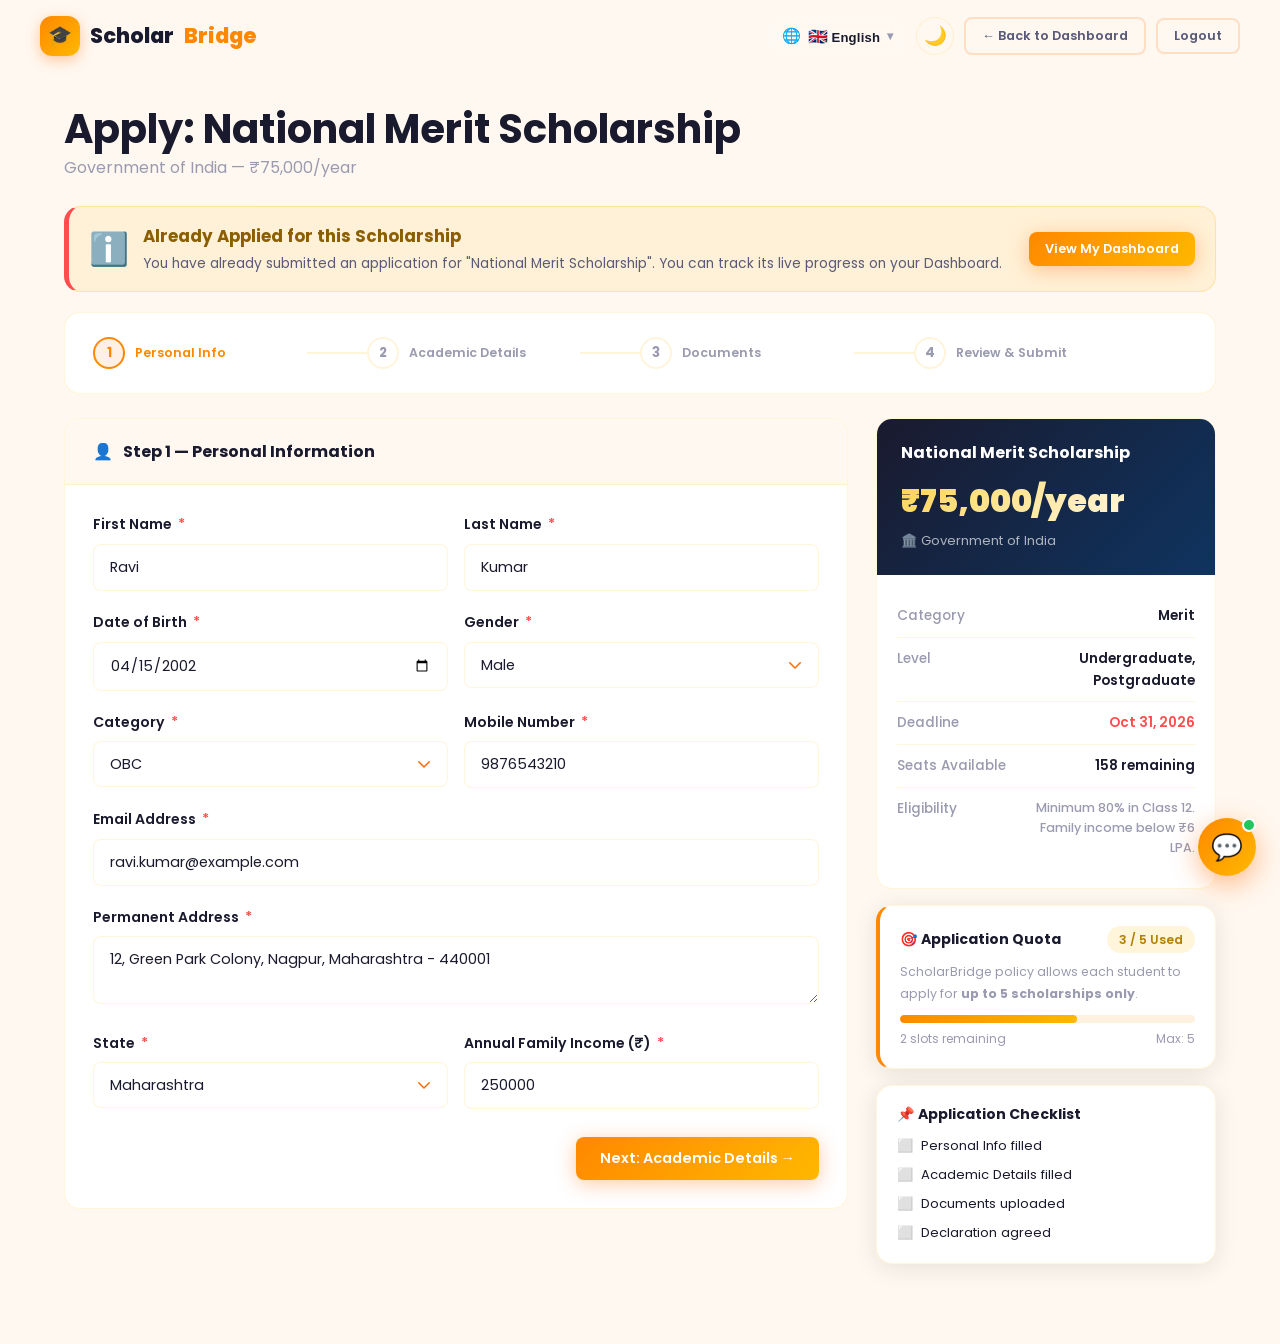
<file: apply.html>
<!DOCTYPE html>
<html lang="en">
<head>
  <meta charset="UTF-8" />
  <meta name="viewport" content="width=device-width, initial-scale=1.0" />
  <title>Apply for Scholarship — ScholarBridge</title>
  <meta name="description" content="Apply for scholarships online with ScholarBridge. Fill the application form and upload your documents." />
  <link rel="stylesheet" href="css/style.css" />
  <style>
    body { background: var(--surface-2); }
    .apply-page { padding: calc(var(--nav-height) + 32px) 0 80px; }

    .apply-layout {
      display: grid;
      grid-template-columns: 1fr 340px;
      gap: 28px;
      align-items: start;
    }

    /* Steps Header */
    .apply-steps {
      display: flex;
      background: white;
      border-radius: var(--radius-md);
      padding: 24px 28px;
      border: 1px solid var(--border-light);
      margin-bottom: 24px;
      gap: 0;
    }

    .apply-step {
      flex: 1;
      display: flex;
      align-items: center;
      gap: 10px;
      position: relative;
    }

    .apply-step::after {
      content: '';
      position: absolute;
      right: 0;
      top: 50%;
      transform: translateY(-50%);
      width: 60px;
      height: 2px;
      background: var(--border-light);
    }

    .apply-step:last-child::after { display: none; }
    .apply-step.done::after { background: var(--primary); }

    .apply-step .step-ball {
      width: 32px; height: 32px;
      border-radius: 50%;
      border: 2px solid var(--border-light);
      display: flex; align-items: center; justify-content: center;
      font-size: 0.82rem; font-weight: 700;
      color: var(--text-muted);
      flex-shrink: 0;
      transition: var(--transition);
    }

    .apply-step.active .step-ball { border-color: var(--primary); background: rgba(255,107,0,0.1); color: var(--primary); }
    .apply-step.done .step-ball   { border-color: var(--primary); background: var(--primary); color: white; }
    .apply-step .step-label { font-size: 0.78rem; font-weight: 600; color: var(--text-muted); }
    .apply-step.active .step-label { color: var(--primary); }
    .apply-step.done .step-label   { color: var(--text-secondary); }

    /* Form Card */
    .apply-form-card {
      background: white;
      border-radius: var(--radius-md);
      border: 1px solid var(--border-light);
      overflow: hidden;
    }

    .apply-form-card .form-section-header {
      padding: 20px 28px;
      border-bottom: 1px solid var(--border-light);
      background: var(--surface-2);
      display: flex; align-items: center; gap: 10px;
    }

    .apply-form-card .form-section-header h4 { font-size: 1rem; }
    .apply-form-card .form-body { padding: 28px; }

    .form-2col { display: grid; grid-template-columns: 1fr 1fr; gap: 16px; }

    /* Sidebar Summary */
    .apply-summary {
      position: sticky;
      top: calc(var(--nav-height) + 20px);
    }

    .summary-card {
      background: white;
      border-radius: var(--radius-md);
      border: 1px solid var(--border-light);
      overflow: hidden;
    }

    .summary-header {
      background: var(--gradient-dark);
      padding: 24px;
      color: white;
    }

    .summary-header h4 { color: white; margin-bottom: 12px; font-size: 1rem; }
    .summary-amount { font-size: 2rem; font-weight: 900; background: linear-gradient(135deg, var(--gold-light), white); -webkit-background-clip: text; -webkit-text-fill-color: transparent; background-clip: text; margin-bottom: 4px; }
    .summary-org { color: rgba(255,255,255,0.65); font-size: 0.82rem; }

    .summary-body { padding: 20px; }
    .summary-row { display: flex; justify-content: space-between; align-items: flex-start; padding: 10px 0; border-bottom: 1px solid var(--border-light); font-size: 0.85rem; }
    .summary-row:last-child { border-bottom: none; }
    .summary-row .row-key { color: var(--text-muted); font-weight: 500; }
    .summary-row .row-val { font-weight: 600; text-align: right; max-width: 55%; }

    /* Success */
    .apply-success { text-align: center; padding: 60px 40px; display: none; }
    .apply-success .success-anim { font-size: 5rem; margin-bottom: 20px; animation: successPop 0.5s ease; }
    @keyframes successPop { from { transform: scale(0); } to { transform: scale(1); } }
    .apply-success h2 { margin-bottom: 10px; }
    .apply-success .ref-id { background: var(--surface-3); border: 1px solid var(--border); border-radius: var(--radius-sm); padding: 14px 20px; display: inline-block; margin: 16px 0; font-size: 1.2rem; font-weight: 800; color: var(--primary); }

    @media (max-width: 1024px) {
      .apply-layout { grid-template-columns: 1fr; }
      .apply-summary { position: static; }
    }
    @media (max-width: 600px) {
      .form-2col { grid-template-columns: 1fr; }
      .apply-steps { display: none; }
    }
  </style>
</head>
<body>

<div class="page-loader" id="pageLoader">
  <div class="loader-logo text-gradient">🎓 ScholarBridge</div>
  <div class="loader-bar"><div class="loader-bar-fill"></div></div>
</div>
<div class="toast-container"></div>

<nav class="navbar scrolled" id="navbar">
  <div class="navbar-inner">
    <a href="index.html" class="navbar-logo"><div class="logo-icon">🎓</div>Scholar<span>Bridge</span></a>
    <div class="navbar-actions">
      <a href="dashboard.html" class="btn btn-ghost btn-sm">← Back to Dashboard</a>
      <button class="btn btn-ghost btn-sm" onclick="logout()">Logout</button>
    </div>
    <button class="nav-mobile-btn" id="navMobileBtn">☰</button>
  </div>
</nav>
<div class="mobile-menu" id="mobileMenu">
  <a href="dashboard.html">📊 Dashboard</a>
  <a href="scholarships.html">🏅 Scholarships</a>
</div>

<div class="apply-page">
  <div class="container">
    <!-- Page Title -->
    <div style="margin-bottom:24px;">
      <h2 id="applyPageTitle">Apply for Scholarship</h2>
      <p id="applyPageOrg" style="color:var(--text-muted);">Fill all sections accurately. Incorrect information may lead to disqualification.</p>
    </div>

    <!-- Limit / Duplicate Warning Banner -->
    <div id="applyLimitBanner" style="display:none;margin-bottom:20px;">
      <div class="alert alert-warning" id="applyLimitAlert" style="display:flex;align-items:center;justify-content:space-between;gap:16px;padding:16px 20px;border-radius:var(--radius-md);border-left:5px solid var(--accent);">
        <div style="display:flex;align-items:center;gap:14px;">
          <span style="font-size:2rem;" id="applyBannerIcon">⚠️</span>
          <div>
            <strong id="applyBannerTitle" style="font-size:1.05rem;display:block;margin-bottom:2px;">Application Limit Reached (5/5)</strong>
            <span id="applyBannerText" style="font-size:0.86rem;color:var(--text-secondary);">You can apply for up to 5 scholarships only. You have already utilized all 5 available application slots.</span>
          </div>
        </div>
        <a href="dashboard.html" class="btn btn-primary btn-sm" style="white-space:nowrap;">View My Dashboard</a>
      </div>
    </div>

    <!-- Steps -->
    <div class="apply-steps" id="applySteps">
      <div class="apply-step active" data-step="1">
        <div class="step-ball">1</div>
        <div class="step-label">Personal Info</div>
      </div>
      <div class="apply-step" data-step="2">
        <div class="step-ball">2</div>
        <div class="step-label">Academic Details</div>
      </div>
      <div class="apply-step" data-step="3">
        <div class="step-ball">3</div>
        <div class="step-label">Documents</div>
      </div>
      <div class="apply-step" data-step="4">
        <div class="step-ball">4</div>
        <div class="step-label">Review & Submit</div>
      </div>
    </div>

    <div class="apply-layout">
      <!-- Form -->
      <div>
        <!-- Step 1: Personal Info -->
        <div id="step1" class="apply-form-card">
          <div class="form-section-header">
            <span>👤</span>
            <h4>Step 1 — Personal Information</h4>
          </div>
          <div class="form-body">
            <div class="form-2col">
              <div class="form-group">
                <label class="form-label" for="aFirstName">First Name <span class="required">*</span></label>
                <input type="text" class="form-control" id="aFirstName" value="Ravi" required />
              </div>
              <div class="form-group">
                <label class="form-label" for="aLastName">Last Name <span class="required">*</span></label>
                <input type="text" class="form-control" id="aLastName" value="Kumar" required />
              </div>
            </div>
            <div class="form-2col">
              <div class="form-group">
                <label class="form-label" for="aDob">Date of Birth <span class="required">*</span></label>
                <input type="date" class="form-control" id="aDob" value="2002-04-15" required />
              </div>
              <div class="form-group">
                <label class="form-label" for="aGender">Gender <span class="required">*</span></label>
                <select class="form-control" id="aGender" required>
                  <option selected>Male</option>
                  <option>Female</option>
                  <option>Other</option>
                </select>
              </div>
            </div>
            <div class="form-2col">
              <div class="form-group">
                <label class="form-label" for="aCategory">Category <span class="required">*</span></label>
                <select class="form-control" id="aCategory" required>
                  <option>General</option>
                  <option selected>OBC</option>
                  <option>SC</option>
                  <option>ST</option>
                  <option>EWS</option>
                </select>
              </div>
              <div class="form-group">
                <label class="form-label" for="aPhone">Mobile Number <span class="required">*</span></label>
                <input type="tel" class="form-control" id="aPhone" value="9876543210" required maxlength="10" />
              </div>
            </div>
            <div class="form-group">
              <label class="form-label" for="aEmail">Email Address <span class="required">*</span></label>
              <input type="email" class="form-control" id="aEmail" value="ravi.kumar@example.com" required />
            </div>
            <div class="form-group">
              <label class="form-label" for="aAddress">Permanent Address <span class="required">*</span></label>
              <textarea class="form-control" id="aAddress" rows="2" required>12, Green Park Colony, Nagpur, Maharashtra - 440001</textarea>
            </div>
            <div class="form-2col">
              <div class="form-group">
                <label class="form-label" for="aState">State <span class="required">*</span></label>
                <select class="form-control" id="aState" required>
                  <option selected>Maharashtra</option>
                  <option>Delhi</option>
                  <option>Tamil Nadu</option>
                  <option>Karnataka</option>
                  <option>Uttar Pradesh</option>
                </select>
              </div>
              <div class="form-group">
                <label class="form-label" for="aIncome">Annual Family Income (₹) <span class="required">*</span></label>
                <input type="number" class="form-control" id="aIncome" value="250000" required />
              </div>
            </div>
            <div style="display:flex;justify-content:flex-end;margin-top:8px;">
              <button class="btn btn-primary" onclick="goToStep(2)">Next: Academic Details →</button>
            </div>
          </div>
        </div>

        <!-- Step 2: Academic -->
        <div id="step2" class="apply-form-card" style="display:none;">
          <div class="form-section-header">
            <span>🎓</span>
            <h4>Step 2 — Academic Details</h4>
          </div>
          <div class="form-body">
            <div class="form-2col">
              <div class="form-group">
                <label class="form-label" for="aCourse">Current Course <span class="required">*</span></label>
                <input type="text" class="form-control" id="aCourse" value="B.Tech Computer Science" required />
              </div>
              <div class="form-group">
                <label class="form-label" for="aYear">Current Year <span class="required">*</span></label>
                <select class="form-control" id="aYear" required>
                  <option>1st Year</option>
                  <option selected>2nd Year</option>
                  <option>3rd Year</option>
                  <option>4th Year</option>
                </select>
              </div>
            </div>
            <div class="form-group">
              <label class="form-label" for="aCollege">College/Institution Name <span class="required">*</span></label>
              <input type="text" class="form-control" id="aCollege" value="Government Engineering College, Nagpur" required />
            </div>
            <div class="form-2col">
              <div class="form-group">
                <label class="form-label" for="aBoard">Board/University <span class="required">*</span></label>
                <input type="text" class="form-control" id="aBoard" value="RTMNU (Nagpur University)" required />
              </div>
              <div class="form-group">
                <label class="form-label" for="aPercent">Last Exam % / CGPA <span class="required">*</span></label>
                <input type="text" class="form-control" id="aPercent" value="87.4%" required />
              </div>
            </div>
            <div class="form-2col">
              <div class="form-group">
                <label class="form-label" for="aRollNo">College Roll Number <span class="required">*</span></label>
                <input type="text" class="form-control" id="aRollNo" value="GEC2023CS042" required />
              </div>
              <div class="form-group">
                <label class="form-label" for="aBankAc">Bank Account Number <span class="required">*</span></label>
                <input type="text" class="form-control" id="aBankAc" placeholder="For direct disbursement" required />
              </div>
            </div>
            <div class="form-2col">
              <div class="form-group">
                <label class="form-label" for="aIfsc">IFSC Code <span class="required">*</span></label>
                <input type="text" class="form-control" id="aIfsc" placeholder="e.g. SBIN0001234" required />
              </div>
              <div class="form-group">
                <label class="form-label" for="aAadhaar">Aadhaar Number <span class="required">*</span></label>
                <input type="text" class="form-control" id="aAadhaar" placeholder="12-digit Aadhaar" maxlength="12" required />
              </div>
            </div>
            <div class="form-group">
              <label class="form-label" for="aPersonalStatement">Personal Statement <span class="required">*</span></label>
              <textarea class="form-control" id="aPersonalStatement" rows="4" placeholder="Describe why you deserve this scholarship, your goals, and how it will help you. (100–300 words)" required></textarea>
              <div class="form-hint">100–300 words recommended</div>
            </div>
            <div style="display:flex;justify-content:space-between;margin-top:8px;">
              <button class="btn btn-ghost" onclick="goToStep(1)">← Back</button>
              <button class="btn btn-primary" onclick="goToStep(3)">Next: Upload Documents →</button>
            </div>
          </div>
        </div>

        <!-- Step 3: Documents -->
        <div id="step3" class="apply-form-card" style="display:none;">
          <div class="form-section-header">
            <span>📄</span>
            <h4>Step 3 — Upload Documents</h4>
          </div>
          <div class="form-body">
            <div class="alert alert-info" style="margin-bottom:24px;">
              ℹ️ Upload clear scanned copies. All files must be under 5MB. Accepted formats: PDF, JPG, PNG.
            </div>

            <div style="display:grid;gap:16px;">
              <div>
                <label class="form-label">📋 Marksheet / Grade Card <span class="required">*</span></label>
                <div class="file-upload" id="upload1">
                  <input type="file" accept=".pdf,.jpg,.jpeg,.png" />
                  <div class="upload-icon">📋</div>
                  <p><span>Upload Marksheet</span></p>
                  <p>Class 10/12 or latest semester results</p>
                </div>
              </div>
              <div>
                <label class="form-label">💳 Aadhaar Card <span class="required">*</span></label>
                <div class="file-upload" id="upload2">
                  <input type="file" accept=".pdf,.jpg,.jpeg,.png" />
                  <div class="upload-icon">💳</div>
                  <p><span>Upload Aadhaar Card</span></p>
                  <p>Both sides clearly visible</p>
                </div>
              </div>
              <div>
                <label class="form-label">📊 Income Certificate <span class="required">*</span></label>
                <div class="file-upload" id="upload3">
                  <input type="file" accept=".pdf,.jpg,.jpeg,.png" />
                  <div class="upload-icon">📊</div>
                  <p><span>Upload Income Certificate</span></p>
                  <p>Issued by competent authority</p>
                </div>
              </div>
              <div>
                <label class="form-label">🏦 Bank Passbook (First Page)</label>
                <div class="file-upload" id="upload4">
                  <input type="file" accept=".pdf,.jpg,.jpeg,.png" />
                  <div class="upload-icon">🏦</div>
                  <p><span>Upload Bank Passbook</span></p>
                  <p>Showing account number and IFSC</p>
                </div>
              </div>
            </div>

            <div style="display:flex;justify-content:space-between;margin-top:24px;">
              <button class="btn btn-ghost" onclick="goToStep(2)">← Back</button>
              <button class="btn btn-primary" onclick="goToStep(4)">Next: Review & Submit →</button>
            </div>
          </div>
        </div>

        <!-- Step 4: Review & Submit -->
        <div id="step4" class="apply-form-card" style="display:none;">
          <div class="form-section-header">
            <span>✅</span>
            <h4>Step 4 — Review & Submit</h4>
          </div>
          <div class="form-body">
            <div class="alert alert-warning" style="margin-bottom:20px;">
              ⚠️ Please review all your details carefully before submitting. Changes cannot be made after submission.
            </div>

            <h5 style="margin-bottom:14px;color:var(--text-muted);text-transform:uppercase;font-size:0.78rem;letter-spacing:0.5px;">Personal Information</h5>
            <div id="reviewPersonal" style="background:var(--surface-2);border-radius:var(--radius-sm);padding:16px;margin-bottom:20px;font-size:0.85rem;display:grid;grid-template-columns:1fr 1fr;gap:8px;"></div>

            <h5 style="margin-bottom:14px;color:var(--text-muted);text-transform:uppercase;font-size:0.78rem;letter-spacing:0.5px;">Academic Details</h5>
            <div id="reviewAcademic" style="background:var(--surface-2);border-radius:var(--radius-sm);padding:16px;margin-bottom:20px;font-size:0.85rem;display:grid;grid-template-columns:1fr 1fr;gap:8px;"></div>

            <div class="form-check" style="margin-bottom:20px;">
              <input type="checkbox" id="declarationCheck" />
              <label class="form-check-label" for="declarationCheck">
                I hereby declare that all the information provided by me is true and correct to the best of my knowledge. I understand that providing false information will disqualify my application.
              </label>
            </div>

            <div style="display:flex;justify-content:space-between;margin-top:8px;flex-wrap:wrap;gap:10px;">
              <button class="btn btn-ghost" onclick="goToStep(3)">← Back</button>
              <button class="btn btn-primary btn-lg" id="submitApplicationBtn" onclick="submitApplication()">
                🚀 Submit Application
              </button>
            </div>
          </div>

          <!-- Success -->
          <div class="apply-success" id="applySuccess">
            <div class="success-anim">🎉</div>
            <h2>Application Submitted!</h2>
            <p style="color:var(--text-muted);margin-bottom:8px;">Your scholarship application has been received successfully.</p>
            <div class="ref-id" id="appRefId">#APP-2026-XXXX</div>
            <p style="font-size:0.85rem;color:var(--text-muted);margin-bottom:28px;">Keep this reference ID for future follow-up. You'll receive a confirmation email shortly.</p>
            <div style="display:flex;gap:12px;justify-content:center;flex-wrap:wrap;">
              <button class="btn btn-outline" onclick="openReceiptModal()">📄 Download / Print Official Slip</button>
              <a href="dashboard.html" class="btn btn-primary">View My Applications</a>
              <a href="scholarships.html" class="btn btn-ghost">Apply for More</a>
            </div>
          </div>
        </div>
      </div>

      <!-- Sidebar -->
      <div class="apply-summary">
        <div class="summary-card">
          <div class="summary-header">
            <h4 id="summaryTitle">National Merit Scholarship</h4>
            <div class="summary-amount" id="summaryAmount">₹75,000/yr</div>
            <div class="summary-org" id="summaryOrg">🏛️ Government of India</div>
          </div>
          <div class="summary-body">
            <div class="summary-row">
              <span class="row-key">Category</span>
              <span class="row-val" id="summaryCategory">Merit-Based</span>
            </div>
            <div class="summary-row">
              <span class="row-key">Level</span>
              <span class="row-val" id="summaryLevel">Undergraduate</span>
            </div>
            <div class="summary-row">
              <span class="row-key">Deadline</span>
              <span class="row-val" style="color:var(--accent);" id="summaryDeadline">Oct 31, 2026</span>
            </div>
            <div class="summary-row">
              <span class="row-key">Seats Available</span>
              <span class="row-val" id="summarySeats">158 remaining</span>
            </div>
            <div class="summary-row">
              <span class="row-key">Eligibility</span>
              <span class="row-val" id="summaryElig" style="font-size:0.78rem;color:var(--text-muted);font-weight:500;"></span>
            </div>
          </div>
        </div>

        <!-- Application Quota Card -->
        <div class="card" style="padding:20px;margin-top:16px;border-left:4px solid var(--primary);">
          <div style="display:flex;align-items:center;justify-content:space-between;margin-bottom:8px;">
            <h5 style="font-size:0.88rem;margin:0;">🎯 Application Quota</h5>
            <span class="badge badge-orange" id="quotaBadge">3 / 5 Used</span>
          </div>
          <p style="font-size:0.78rem;color:var(--text-muted);margin-bottom:10px;">
            ScholarBridge policy allows each student to apply for <strong>up to 5 scholarships only</strong>.
          </p>
          <div class="progress-bar" style="height:8px;background:var(--surface-3);border-radius:10px;overflow:hidden;margin-bottom:6px;">
            <div class="progress-fill" id="quotaProgressFill" style="width:60%;background:var(--gradient);"></div>
          </div>
          <div style="display:flex;justify-content:space-between;font-size:0.75rem;color:var(--text-muted);">
            <span id="quotaRemainingText">2 slots remaining</span>
            <span>Max: 5</span>
          </div>
        </div>

        <div class="card" style="padding:20px;margin-top:16px;">
          <h5 style="margin-bottom:12px;font-size:0.88rem;">📌 Application Checklist</h5>
          <div style="display:flex;flex-direction:column;gap:8px;font-size:0.82rem;" id="checklist">
            <div style="display:flex;align-items:center;gap:8px;" id="chk1"><span>⬜</span> Personal Info filled</div>
            <div style="display:flex;align-items:center;gap:8px;" id="chk2"><span>⬜</span> Academic Details filled</div>
            <div style="display:flex;align-items:center;gap:8px;" id="chk3"><span>⬜</span> Documents uploaded</div>
            <div style="display:flex;align-items:center;gap:8px;" id="chk4"><span>⬜</span> Declaration agreed</div>
          </div>
        </div>
      </div>
    </div>
  </div>
</div>

<!-- Receipt Modal -->
<div class="receipt-modal-backdrop" id="receiptModal">
  <div class="receipt-card">
    <div class="receipt-header">
      <div style="font-size:1.8rem;margin-bottom:4px;">🎓 ScholarBridge</div>
      <h3 style="font-size:1.15rem;margin-bottom:4px;">Official Scholarship Application Slip</h3>
      <p style="font-size:0.75rem;color:var(--text-muted);margin:0;">National Scholarship Assistance Portal & Verification Wing</p>
    </div>

    <div class="receipt-row">
      <span class="receipt-label">Application Reference ID</span>
      <span class="receipt-value" id="receiptAppId" style="color:var(--primary);font-weight:800;">#APP-2026-XXXX</span>
    </div>
    <div class="receipt-row">
      <span class="receipt-label">Scholarship Applied</span>
      <span class="receipt-value" id="receiptSchTitle">National Merit Scholarship</span>
    </div>
    <div class="receipt-row">
      <span class="receipt-label">Provider Organization</span>
      <span class="receipt-value" id="receiptSchOrg">Government of India</span>
    </div>
    <div class="receipt-row">
      <span class="receipt-label">Applicant Full Name</span>
      <span class="receipt-value" id="receiptName">Student Name</span>
    </div>
    <div class="receipt-row">
      <span class="receipt-label">Registered Email</span>
      <span class="receipt-value" id="receiptEmail">student@example.com</span>
    </div>
    <div class="receipt-row">
      <span class="receipt-label">Submission Timestamp</span>
      <span class="receipt-value" id="receiptDate">Today</span>
    </div>
    <div class="receipt-row">
      <span class="receipt-label">Application Status</span>
      <span class="receipt-value" style="color:#22c55e;">Submitted & Under Review</span>
    </div>

    <div style="display:flex;justify-content:space-between;align-items:center;margin-top:20px;padding-top:14px;border-top:1px solid var(--border-light);">
      <div>
        <div class="receipt-stamp">VERIFIED SUBMISSION</div>
        <div style="font-size:0.68rem;color:var(--text-muted);margin-top:6px;">Digitally signed & verified by ScholarBridge Portal</div>
      </div>
      <div style="text-align:center;">
        <div style="font-size:2.2rem;">🏛️</div>
        <div style="font-size:0.68rem;color:var(--text-muted);">Official Seal</div>
      </div>
    </div>

    <div class="receipt-actions" style="display:flex;gap:10px;justify-content:flex-end;margin-top:24px;">
      <button class="btn btn-outline btn-sm" onclick="closeReceiptModal()">Close</button>
      <button class="btn btn-primary btn-sm" onclick="window.print()">🖨️ Print / Save as PDF</button>
    </div>
  </div>
</div>

<script src="js/firebase-config.js"></script>
<script src="js/app.js"></script>
<script src="js/language.js"></script>
<script src="js/chatbot.js"></script>
<script>
let currentStep = 1;
const totalSteps = 4;

// Load scholarship info & check quota
let activeSchId = 'sch001';

function updateQuotaSidebar() {
  const apps = getUserApplications();
  const count = apps.length;
  const max = window.MAX_SCHOLARSHIP_APPLICATIONS || 5;
  const pct = Math.min(100, Math.round((count / max) * 100));
  const remaining = Math.max(0, max - count);

  const badge = document.getElementById('quotaBadge');
  if (badge) {
    badge.textContent = `${count} / ${max} Used`;
    badge.className = count >= max ? 'badge badge-red' : count >= 3 ? 'badge badge-gold' : 'badge badge-green';
  }

  const fill = document.getElementById('quotaProgressFill');
  if (fill) fill.style.width = `${pct}%`;

  const rem = document.getElementById('quotaRemainingText');
  if (rem) rem.textContent = `${remaining} slot${remaining === 1 ? '' : 's'} remaining`;
}

document.addEventListener('DOMContentLoaded', () => {
  const schId = localStorage.getItem('applyScholarshipId') || 'sch001';
  activeSchId = schId;
  const sch = AppState.scholarships.find(s => s.id === schId) || AppState.scholarships[0];

  document.getElementById('applyPageTitle').textContent = `Apply: ${sch.title}`;
  document.getElementById('applyPageOrg').textContent = `${sch.organization} — ${sch.amountDisplay}`;
  document.getElementById('summaryTitle').textContent = sch.title;
  document.getElementById('summaryAmount').textContent = sch.amountDisplay;
  document.getElementById('summaryOrg').textContent = `${sch.orgEmoji} ${sch.organization}`;
  document.getElementById('summaryCategory').textContent = sch.category;
  document.getElementById('summaryLevel').textContent = sch.level.map(l => l.charAt(0).toUpperCase() + l.slice(1)).join(', ');
  document.getElementById('summaryDeadline').textContent = sch.deadlineDisplay;
  document.getElementById('summarySeats').textContent = `${sch.seats - sch.applied} remaining`;
  document.getElementById('summaryElig').textContent = sch.eligibility;

  // Update quota display in sidebar
  updateQuotaSidebar();

  // Validate if student can apply
  const check = canApplyForScholarship(schId);
  if (!check.allowed) {
    const banner = document.getElementById('applyLimitBanner');
    const title = document.getElementById('applyBannerTitle');
    const text = document.getElementById('applyBannerText');
    const icon = document.getElementById('applyBannerIcon');
    const submitBtn = document.getElementById('submitApplicationBtn');

    if (banner) banner.style.display = 'block';

    if (check.reason === 'already_applied') {
      if (icon) icon.textContent = 'ℹ️';
      if (title) title.textContent = 'Already Applied for this Scholarship';
      if (text) text.textContent = `You have already submitted an application for "${sch.title}". You can track its live progress on your Dashboard.`;
    } else if (check.reason === 'limit_reached') {
      if (icon) icon.textContent = '⚠️';
      if (title) title.textContent = 'Application Limit Reached (5 of 5 Used)';
      if (text) text.textContent = 'ScholarBridge policy allows applying for up to 5 scholarships only. You have already utilized all 5 available application slots.';
    }

    if (submitBtn) {
      submitBtn.disabled = true;
      submitBtn.style.opacity = '0.5';
      submitBtn.style.cursor = 'not-allowed';
      submitBtn.title = check.message;
    }
  }
});

function goToStep(step) {
  // Validate current step
  if (step > currentStep && !validateStep(currentStep)) return;

  // Hide all
  for (let i = 1; i <= totalSteps; i++) {
    const el = document.getElementById(`step${i}`);
    if (el) el.style.display = 'none';
  }

  // Show target
  const target = document.getElementById(`step${step}`);
  if (target) target.style.display = 'block';

  // Update step indicators
  document.querySelectorAll('.apply-step').forEach((el, idx) => {
    el.classList.remove('active', 'done');
    if (idx + 1 < step) el.classList.add('done');
    if (idx + 1 === step) el.classList.add('active');
  });

  // Update checklist
  updateChecklist(step);

  if (step === 4) populateReview();

  currentStep = step;
  window.scrollTo({ top: 0, behavior: 'smooth' });
}

function validateStep(step) {
  if (step === 1) {
    const required = ['aFirstName','aLastName','aDob','aPhone','aEmail','aAddress','aIncome'];
    for (const id of required) {
      if (!document.getElementById(id).value.trim()) {
        showToast('Please fill all required fields', 'warning');
        document.getElementById(id).focus();
        return false;
      }
    }
  }
  if (step === 2) {
    if (!document.getElementById('aPersonalStatement').value.trim()) {
      showToast('Please write your personal statement', 'warning');
      return false;
    }
  }
  return true;
}

function updateChecklist(step) {
  const checks = {chk1: step > 1, chk2: step > 2, chk3: step > 3, chk4: false};
  Object.entries(checks).forEach(([id, done]) => {
    const el = document.getElementById(id);
    if (el) el.querySelector('span').textContent = done ? '✅' : '⬜';
  });
}

function populateReview() {
  const personal = [
    ['Name', `${document.getElementById('aFirstName').value} ${document.getElementById('aLastName').value}`],
    ['Date of Birth', document.getElementById('aDob').value],
    ['Gender', document.getElementById('aGender').value],
    ['Category', document.getElementById('aCategory').value],
    ['Phone', document.getElementById('aPhone').value],
    ['Email', document.getElementById('aEmail').value],
    ['Annual Income', '₹' + Number(document.getElementById('aIncome').value).toLocaleString('en-IN')],
    ['State', document.getElementById('aState').value],
  ];
  document.getElementById('reviewPersonal').innerHTML = personal.map(([k,v]) =>
    `<div><span style="color:var(--text-muted);">${k}:</span><br><strong>${v}</strong></div>`).join('');

  const academic = [
    ['Course', document.getElementById('aCourse').value],
    ['Year', document.getElementById('aYear').value],
    ['College', document.getElementById('aCollege').value],
    ['Last Exam %', document.getElementById('aPercent').value],
    ['Roll No.', document.getElementById('aRollNo').value],
  ];
  document.getElementById('reviewAcademic').innerHTML = academic.map(([k,v]) =>
    `<div><span style="color:var(--text-muted);">${k}:</span><br><strong>${v}</strong></div>`).join('');
}

function submitApplication() {
  const check = canApplyForScholarship(activeSchId);
  if (!check.allowed) {
    showToast(check.message, 'warning', 5000);
    return;
  }

  if (!document.getElementById('declarationCheck').checked) {
    showToast('Please agree to the declaration before submitting', 'warning');
    return;
  }

  const btn = document.getElementById('submitApplicationBtn');
  btn.disabled = true;
  btn.innerHTML = '<span class="spinner" style="width:18px;height:18px;border-width:2px;"></span> Submitting...';

  setTimeout(() => {
    const refId = 'APP-2026-' + Math.floor(1000 + Math.random() * 9000);
    document.getElementById('appRefId').textContent = '#' + refId;

    // Save application to state & localStorage
    const newApp = {
      scholarshipId: activeSchId,
      refId: '#' + refId,
      status: 'pending',
      appliedDate: new Date().toISOString().split('T')[0],
      statusLabel: 'Pending'
    };
    saveUserApplication(newApp);
    updateQuotaSidebar();

    document.querySelector('#step4 .form-body > *:not(#applySuccess)') &&
      document.querySelectorAll('#step4 .form-body > *:not(#applySuccess)').forEach(el => el.style.display = 'none');

    // Hide form body items
    document.getElementById('step4').querySelector('.form-body').innerHTML = '';
    document.getElementById('step4').querySelector('.form-body').appendChild(
      Object.assign(document.getElementById('applySuccess'), { style: 'display:block' })
    );
    document.getElementById('applySuccess').style.display = 'block';

    document.getElementById('chk4').querySelector('span').textContent = '✅';
    const totalNow = getUserApplications().length;
    showToast(`Application submitted successfully! 🎉 (${totalNow}/5 scholarships applied)`, 'success', 5000);
  }, 1800);
}

function openReceiptModal() {
  const modal = document.getElementById('receiptModal');
  if (!modal) return;
  const firstName = document.getElementById('pFirstName') ? document.getElementById('pFirstName').value.trim() : '';
  const lastName = document.getElementById('pLastName') ? document.getElementById('pLastName').value.trim() : '';
  const fullName = (firstName || lastName) ? `${firstName} ${lastName}` : (AppState.currentUser ? AppState.currentUser.name : 'Ravi Kumar');
  const email = (document.getElementById('pEmail') && document.getElementById('pEmail').value.trim()) || (AppState.currentUser ? AppState.currentUser.email : 'student@example.com');
  
  document.getElementById('receiptAppId').textContent = document.getElementById('appRefId').textContent || '#APP-2026-9812';
  document.getElementById('receiptSchTitle').textContent = document.getElementById('summaryTitle').textContent || 'National Merit Scholarship';
  document.getElementById('receiptSchOrg').textContent = document.getElementById('summaryOrg').textContent || 'Government of India';
  document.getElementById('receiptName').textContent = fullName;
  document.getElementById('receiptEmail').textContent = email;
  document.getElementById('receiptDate').textContent = new Date().toLocaleString('en-IN', { dateStyle: 'medium', timeStyle: 'short' });
  
  modal.classList.add('open');
}

function closeReceiptModal() {
  const modal = document.getElementById('receiptModal');
  if (modal) modal.classList.remove('open');
}
</script>
</body>
</html>
</file>
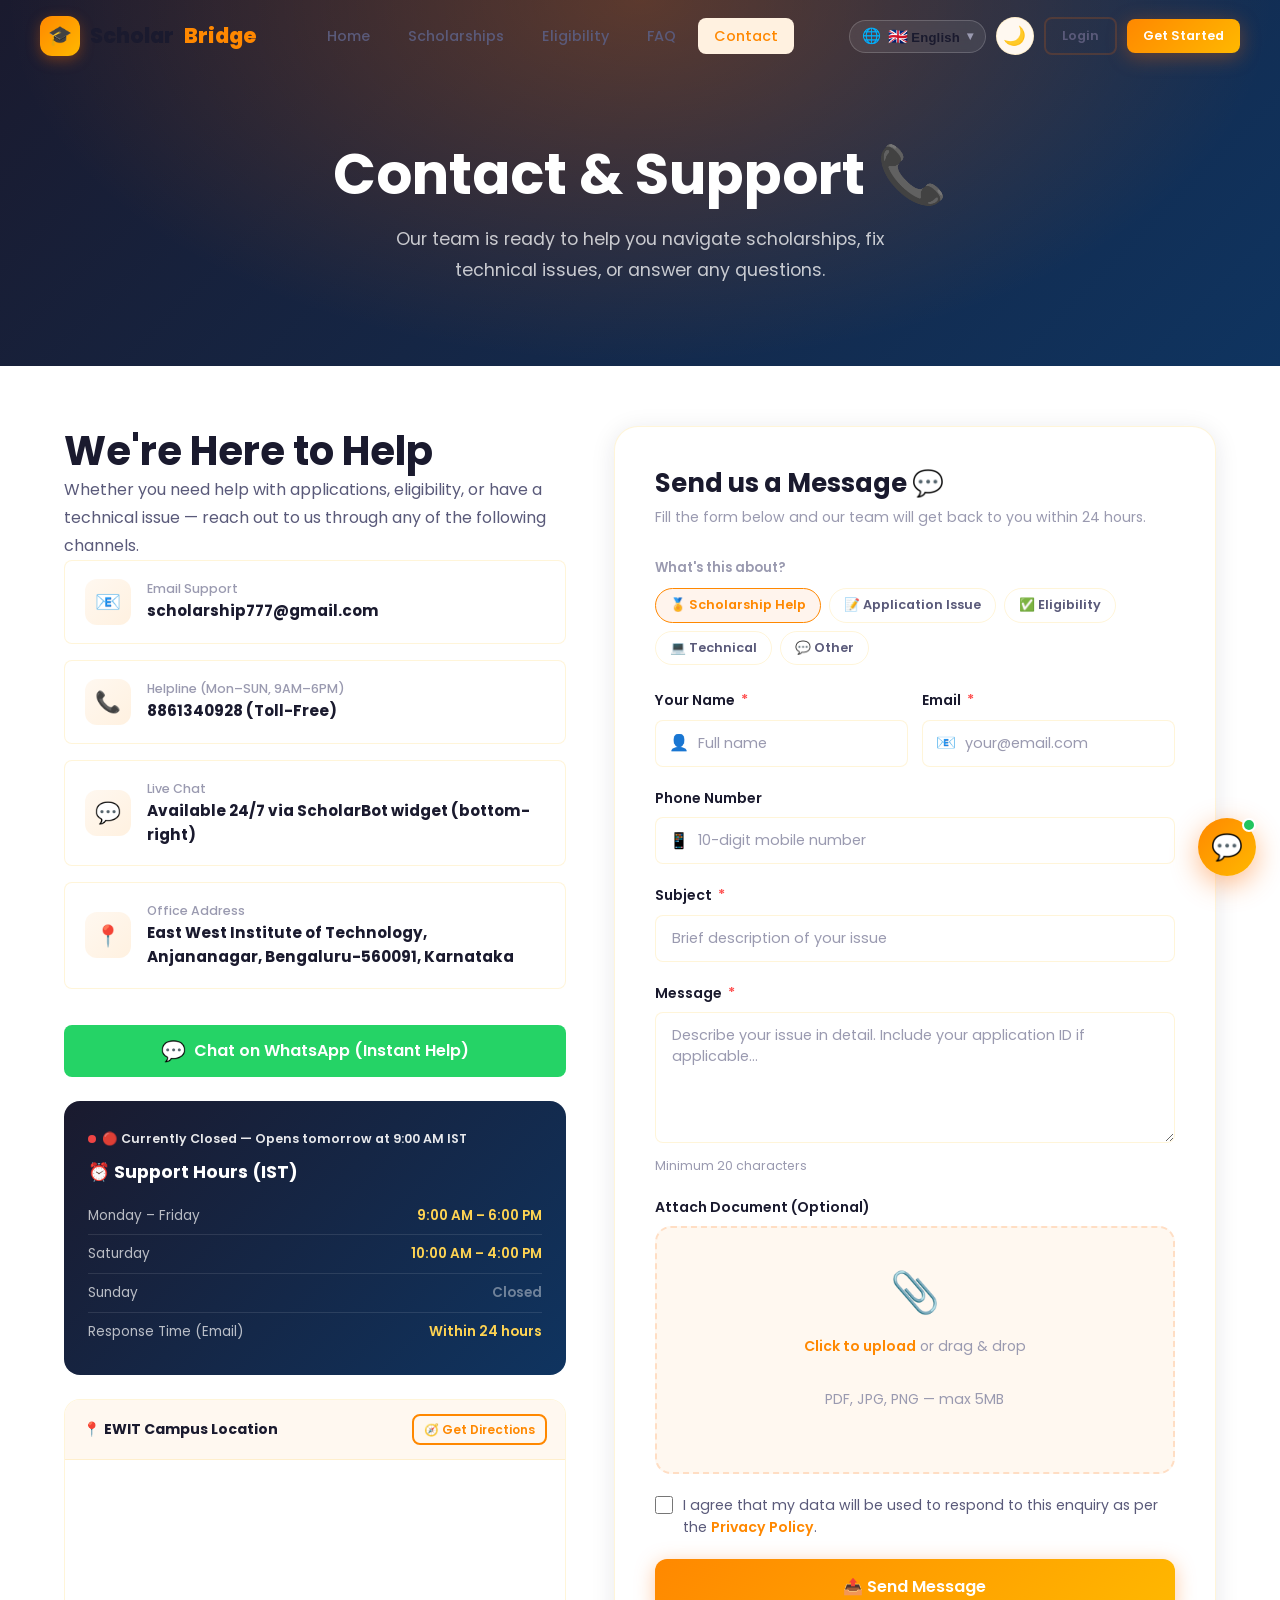
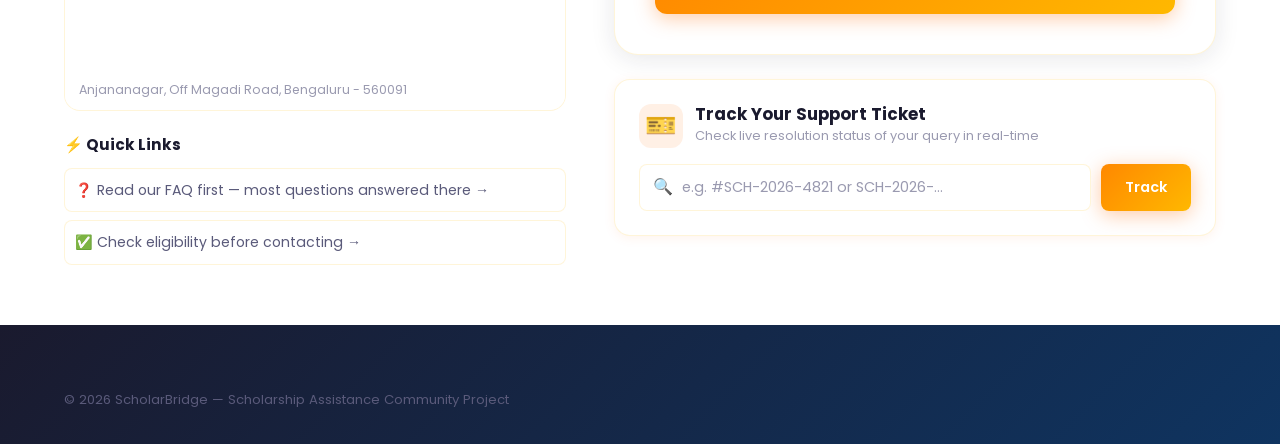
<file: contact.html>
<!DOCTYPE html>
<html lang="en">

<head>
  <meta charset="UTF-8" />
  <meta name="viewport" content="width=device-width, initial-scale=1.0" />
  <title>Contact & Support — ScholarBridge</title>
  <meta name="description"
    content="Get in touch with the ScholarBridge support team. We're here to help with scholarship applications, eligibility queries, and technical issues." />
  <link rel="stylesheet" href="css/style.css" />
  <style>
    .contact-grid {
      display: grid;
      grid-template-columns: 1fr 1.2fr;
      gap: 48px;
      padding: 60px 0;
      align-items: start;
    }

    /* Info Panel */
    .contact-info h2 {
      margin-bottom: 16px;
    }

    .contact-info p {
      margin-bottom: 32px;
    }

    .contact-channels {
      display: flex;
      flex-direction: column;
      gap: 16px;
      margin-bottom: 36px;
    }

    .contact-channel {
      display: flex;
      align-items: center;
      gap: 16px;
      padding: 18px 20px;
      background: white;
      border: 1px solid var(--border-light);
      border-radius: var(--radius-sm);
      transition: var(--transition);
    }

    .contact-channel:hover {
      border-color: var(--primary);
      box-shadow: var(--shadow-sm);
      transform: translateX(4px);
    }

    .contact-channel .ch-icon {
      width: 46px;
      height: 46px;
      border-radius: 12px;
      background: var(--gradient-soft);
      display: flex;
      align-items: center;
      justify-content: center;
      font-size: 1.3rem;
      flex-shrink: 0;
    }

    .contact-channel .ch-label {
      font-size: 0.78rem;
      color: var(--text-muted);
      font-weight: 500;
    }

    .contact-channel .ch-value {
      font-size: 0.95rem;
      font-weight: 700;
      color: var(--text-primary);
    }

    .office-hours {
      background: var(--gradient-dark);
      border-radius: var(--radius-md);
      padding: 24px;
      color: white;
    }

    .office-hours h4 {
      color: white;
      margin-bottom: 14px;
    }

    .hour-row {
      display: flex;
      justify-content: space-between;
      padding: 8px 0;
      border-bottom: 1px solid rgba(255, 255, 255, 0.1);
      font-size: 0.85rem;
    }

    .hour-row:last-child {
      border-bottom: none;
    }

    .hour-row .day {
      color: rgba(255, 255, 255, 0.7);
    }

    .hour-row .time {
      color: var(--gold-light);
      font-weight: 600;
    }

    .status-dot {
      display: inline-flex;
      align-items: center;
      gap: 6px;
      font-size: 0.78rem;
      margin-bottom: 12px;
    }

    .live-dot {
      width: 8px;
      height: 8px;
      border-radius: 50%;
      background: #22C55E;
      animation: pulse 1.5s infinite;
    }

    @keyframes pulse {

      0%,
      100% {
        box-shadow: 0 0 0 0 rgba(34, 197, 94, 0.4)
      }

      50% {
        box-shadow: 0 0 0 6px rgba(34, 197, 94, 0)
      }
    }

    /* Form Panel */
    .contact-form-card {
      background: white;
      border-radius: var(--radius-lg);
      padding: 40px;
      border: 1px solid var(--border-light);
      box-shadow: var(--shadow-card);
    }

    .contact-form-card h3 {
      margin-bottom: 6px;
    }

    .contact-form-card p {
      font-size: 0.88rem;
      color: var(--text-muted);
      margin-bottom: 28px;
    }

    .query-types {
      display: flex;
      flex-wrap: wrap;
      gap: 8px;
      margin-bottom: 24px;
    }

    .query-type {
      padding: 6px 14px;
      border: 1.5px solid var(--border-light);
      border-radius: 50px;
      font-size: 0.8rem;
      font-weight: 600;
      cursor: pointer;
      transition: var(--transition-fast);
      color: var(--text-secondary);
    }

    .query-type:hover,
    .query-type.active {
      border-color: var(--primary);
      color: var(--primary);
      background: rgba(255, 107, 0, 0.07);
    }

    .submit-success {
      text-align: center;
      padding: 40px 24px;
      display: none;
    }

    .submit-success .success-icon {
      font-size: 4rem;
      margin-bottom: 16px;
    }

    .submit-success h3 {
      margin-bottom: 8px;
    }

    @media (max-width: 1024px) {
      .contact-grid {
        grid-template-columns: 1fr;
      }
    }

    @media (max-width: 600px) {
      .contact-form-card {
        padding: 28px 24px;
      }
    }
  </style>
</head>

<body>

  <div class="page-loader" id="pageLoader">
    <div class="loader-logo text-gradient">🎓 ScholarBridge</div>
    <div class="loader-bar">
      <div class="loader-bar-fill"></div>
    </div>
  </div>
  <div class="toast-container"></div>

  <!-- Navbar -->
  <nav class="navbar scrolled" id="navbar">
    <div class="navbar-inner">
      <a href="index.html" class="navbar-logo">
        <div class="logo-icon">🎓</div>Scholar<span>Bridge</span>
      </a>
      <ul class="navbar-links">
        <li><a href="index.html">Home</a></li>
        <li><a href="scholarships.html">Scholarships</a></li>
        <li><a href="eligibility.html">Eligibility</a></li>
        <li><a href="faq.html">FAQ</a></li>
        <li><a href="contact.html" class="active">Contact</a></li>
      </ul>
      <div class="navbar-actions">
        <a href="login.html" class="btn btn-ghost btn-sm" id="navLoginBtn">Login</a>
        <a href="register.html" class="btn btn-primary btn-sm">Get Started</a>
        <a href="dashboard.html" class="btn btn-outline btn-sm" id="navDashBtn" style="display:none;">Dashboard</a>
        <button class="btn btn-ghost btn-sm" id="navLogoutBtn" style="display:none;" onclick="logout()">Logout</button>
      </div>
      <button class="nav-mobile-btn" id="navMobileBtn">☰</button>
    </div>
  </nav>
  <div class="mobile-menu" id="mobileMenu">
    <a href="index.html">🏠 Home</a>
    <a href="scholarships.html">🏅 Scholarships</a>
    <a href="faq.html">❓ FAQ</a>
    <a href="login.html" class="btn btn-outline btn-sm">Login</a>
  </div>

  <!-- Hero -->
  <div class="page-hero">
    <div class="container">
      <h1>Contact & Support 📞</h1>
      <p>Our team is ready to help you navigate scholarships, fix technical issues, or answer any questions.</p>
    </div>
  </div>

  <div class="container">
    <div class="contact-grid">

      <!-- Info Column -->
      <div class="fade-in-left">
        <h2>We're Here to Help</h2>
        <p>Whether you need help with applications, eligibility, or have a technical issue — reach out to us through any
          of the following channels.</p>

        <div class="contact-channels">
          <div class="contact-channel">
            <div class="ch-icon">📧</div>
            <div>
              <div class="ch-label">Email Support</div>
              <div class="ch-value">scholarship777@gmail.com</div>
            </div>
          </div>
          <div class="contact-channel">
            <div class="ch-icon">📞</div>
            <div>
              <div class="ch-label">Helpline (Mon–SUN, 9AM–6PM)</div>
              <div class="ch-value">8861340928 (Toll-Free)</div>
            </div>
          </div>
          <div class="contact-channel">
            <div class="ch-icon">💬</div>
            <div>
              <div class="ch-label">Live Chat</div>
              <div class="ch-value">Available 24/7 via ScholarBot widget (bottom-right)</div>
            </div>
          </div>
          <div class="contact-channel">
            <div class="ch-icon">📍</div>
            <div>
              <div class="ch-label">Office Address</div>
              <div class="ch-value">East West Institute of Technology, Anjananagar, Bengaluru-560091, Karnataka</div>
            </div>
          </div>
        </div>

        <div style="margin:16px 0 24px;">
          <a href="https://wa.me/918861340928?text=Hello%20ScholarBridge%20Team%2C%20I%20need%20help%20with%20scholarship%20application." 
             target="_blank" 
             class="btn-whatsapp" 
             style="width:100%;justify-content:center;">
            <span style="font-size:1.25rem;">💬</span> Chat on WhatsApp (Instant Help)
          </a>
        </div>

        <div class="office-hours">
          <div class="status-dot">
            <div class="live-dot" id="liveStatusDot"></div>
            <span id="liveStatusText" style="color:rgba(255,255,255,0.9);font-weight:600;">Checking support status...</span>
          </div>
          <h4>⏰ Support Hours (IST)</h4>
          <div class="hour-row"><span class="day">Monday – Friday</span><span class="time">9:00 AM – 6:00 PM</span></div>
          <div class="hour-row"><span class="day">Saturday</span><span class="time">10:00 AM – 4:00 PM</span></div>
          <div class="hour-row"><span class="day">Sunday</span><span class="time" style="color:rgba(255,255,255,0.4);">Closed</span></div>
          <div class="hour-row"><span class="day">Response Time (Email)</span><span class="time">Within 24 hours</span></div>
        </div>

        <!-- Campus Map Card -->
        <div class="contact-map-card">
          <div class="contact-map-header">
            <span style="font-weight:700;font-size:0.88rem;">📍 EWIT Campus Location</span>
            <a href="https://www.google.com/maps/dir/?api=1&destination=East+West+Institute+of+Technology+Bengaluru" target="_blank" class="btn btn-outline btn-sm" style="font-size:0.75rem;padding:4px 10px;">
              🧭 Get Directions
            </a>
          </div>
          <iframe 
            src="https://maps.google.com/maps?q=East+West+Institute+of+Technology+anjananagar+Bengaluru&t=&z=15&ie=UTF8&iwloc=&output=embed" 
            width="100%" 
            height="210" 
            style="border:0;display:block;" 
            allowfullscreen="" 
            loading="lazy" 
            referrerpolicy="no-referrer-when-downgrade">
          </iframe>
          <div style="padding:10px 14px;font-size:0.78rem;color:var(--text-muted);background:var(--surface);">
            Anjananagar, Off Magadi Road, Bengaluru - 560091
          </div>
        </div>

        <!-- Quick links -->
        <div style="margin-top:24px;">
          <h4 style="margin-bottom:14px;font-size:0.95rem;">⚡ Quick Links</h4>
          <div style="display:flex;flex-direction:column;gap:8px;">
            <a href="faq.html"
              style="display:flex;align-items:center;gap:8px;font-size:0.88rem;color:var(--text-secondary);padding:10px;background:white;border:1px solid var(--border-light);border-radius:var(--radius-sm);transition:var(--transition-fast);">
              ❓ Read our FAQ first — most questions answered there →
            </a>
            <a href="eligibility.html"
              style="display:flex;align-items:center;gap:8px;font-size:0.88rem;color:var(--text-secondary);padding:10px;background:white;border:1px solid var(--border-light);border-radius:var(--radius-sm);transition:var(--transition-fast);">
              ✅ Check eligibility before contacting →
            </a>
          </div>
        </div>
      </div>

      <!-- Form Column -->
      <div class="fade-in-right">
        <div class="contact-form-card">
          <h3>Send us a Message 💬</h3>
          <p>Fill the form below and our team will get back to you within 24 hours.</p>

          <div style="margin-bottom:20px;">
            <div style="font-size:0.82rem;font-weight:600;color:var(--text-muted);margin-bottom:10px;">What's this
              about?</div>
            <div class="query-types">
              <div class="query-type active" data-type="Scholarship Help" onclick="selectQueryType(this)">🏅 Scholarship
                Help</div>
              <div class="query-type" data-type="Application Issue" onclick="selectQueryType(this)">📝 Application Issue
              </div>
              <div class="query-type" data-type="Eligibility Query" onclick="selectQueryType(this)">✅ Eligibility</div>
              <div class="query-type" data-type="Technical Problem" onclick="selectQueryType(this)">💻 Technical</div>
              <div class="query-type" data-type="Other" onclick="selectQueryType(this)">💬 Other</div>
            </div>
          </div>

          <div id="contactFormWrap">
            <form id="contactForm" novalidate>
              <div style="display:grid;grid-template-columns:1fr 1fr;gap:14px;">
                <div class="form-group">
                  <label class="form-label" for="cName">Your Name <span class="required">*</span></label>
                  <div class="input-group">
                    <span class="input-icon">👤</span>
                    <input type="text" class="form-control" id="cName" placeholder="Full name" required />
                  </div>
                </div>
                <div class="form-group">
                  <label class="form-label" for="cEmail">Email <span class="required">*</span></label>
                  <div class="input-group">
                    <span class="input-icon">📧</span>
                    <input type="email" class="form-control" id="cEmail" placeholder="your@email.com" required />
                  </div>
                </div>
              </div>

              <div class="form-group">
                <label class="form-label" for="cPhone">Phone Number</label>
                <div class="input-group">
                  <span class="input-icon">📱</span>
                  <input type="tel" class="form-control" id="cPhone" placeholder="10-digit mobile number"
                    maxlength="10" />
                </div>
              </div>

              <div class="form-group">
                <label class="form-label" for="cSubject">Subject <span class="required">*</span></label>
                <input type="text" class="form-control" id="cSubject" placeholder="Brief description of your issue"
                  required />
              </div>

              <div class="form-group">
                <label class="form-label" for="cMessage">Message <span class="required">*</span></label>
                <textarea class="form-control" id="cMessage" rows="5"
                  placeholder="Describe your issue in detail. Include your application ID if applicable..." required
                  style="resize:vertical;"></textarea>
                <div class="form-hint">Minimum 20 characters</div>
              </div>

              <div class="form-group">
                <label class="form-label">Attach Document (Optional)</label>
                <div class="file-upload" id="contactFileUpload">
                  <input type="file" id="contactFile" accept=".pdf,.jpg,.jpeg,.png" />
                  <div class="upload-icon">📎</div>
                  <p><span>Click to upload</span> or drag & drop</p>
                  <p>PDF, JPG, PNG — max 5MB</p>
                </div>
              </div>

              <div class="form-check" style="margin-bottom:20px;">
                <input type="checkbox" id="privacyCheck" required />
                <label class="form-check-label" for="privacyCheck">
                  I agree that my data will be used to respond to this enquiry as per the <a href="#"
                    style="color:var(--primary);font-weight:600;">Privacy Policy</a>.
                </label>
              </div>

              <button type="submit" class="btn btn-primary btn-full btn-lg" id="contactSubmitBtn">
                📤 Send Message
              </button>
            </form>
          </div>

          <!-- Success State -->
          <div class="submit-success" id="submitSuccess">
            <div class="success-icon">✅</div>
            <h3>Message Sent Successfully!</h3>
            <p style="color:var(--text-muted);margin-bottom:24px;">Thank you for reaching out. Our support team will get
              back to you within 24 hours at your registered email address.</p>
            <div
              style="background:var(--surface-2);border-radius:var(--radius-sm);padding:16px;margin-bottom:24px;text-align:left;">
              <div style="font-size:0.82rem;color:var(--text-muted);margin-bottom:4px;">Your ticket reference</div>
              <div style="font-weight:800;font-size:1.1rem;color:var(--primary);" id="ticketId">#SCH-2026-XXXX</div>
            </div>
            <div style="display:flex;gap:12px;justify-content:center;flex-wrap:wrap;">
              <button class="btn btn-primary" onclick="quickTrackGeneratedTicket()">Track This Ticket Now</button>
              <button class="btn btn-ghost" onclick="resetContactForm()">Send Another</button>
            </div>
          </div>
        </div>

        <!-- Ticket Tracker Card -->
        <div class="ticket-tracker-card fade-in">
          <div style="display:flex;align-items:center;gap:12px;margin-bottom:6px;">
            <div style="font-size:1.6rem;background:rgba(255,107,0,0.1);width:44px;height:44px;border-radius:12px;display:flex;align-items:center;justify-content:center;">🎫</div>
            <div>
              <h4 style="margin:0;font-size:1.05rem;">Track Your Support Ticket</h4>
              <p style="font-size:0.8rem;color:var(--text-muted);margin:0;">Check live resolution status of your query in real-time</p>
            </div>
          </div>
          <div style="display:flex;gap:10px;margin-top:16px;">
            <div class="input-group" style="flex:1;">
              <span class="input-icon">🔍</span>
              <input type="text" class="form-control" id="trackTicketInput" placeholder="e.g. #SCH-2026-4821 or SCH-2026-..." />
            </div>
            <button class="btn btn-primary" onclick="trackTicketStatus()">Track</button>
          </div>

          <!-- Ticket Tracker Progress Display -->
          <div id="ticketResultWrap" style="display:none;margin-top:20px;padding-top:16px;border-top:1px solid var(--border-light);">
            <div style="display:flex;justify-content:space-between;align-items:center;padding:12px 16px;background:var(--surface-2);border-radius:var(--radius-sm);margin-bottom:14px;">
              <div>
                <div style="font-size:0.72rem;color:var(--text-muted);text-transform:uppercase;letter-spacing:0.5px;">Reference ID</div>
                <div style="font-weight:800;color:var(--primary);font-size:1.05rem;" id="trackResultId">#SCH-2026-0000</div>
              </div>
              <div style="text-align:right;">
                <div style="font-size:0.72rem;color:var(--text-muted);text-transform:uppercase;letter-spacing:0.5px;">Status</div>
                <div class="badge badge-gold" id="trackResultBadge">Under Review</div>
              </div>
            </div>

            <div class="ticket-steps">
              <div class="ticket-step completed" id="stepNode1">
                <div class="ticket-step-node">✓</div>
                <div class="ticket-step-lbl">Received</div>
              </div>
              <div class="ticket-step active" id="stepNode2">
                <div class="ticket-step-node">2</div>
                <div class="ticket-step-lbl">Under Review</div>
              </div>
              <div class="ticket-step" id="stepNode3">
                <div class="ticket-step-node">3</div>
                <div class="ticket-step-lbl">Officer Assigned</div>
              </div>
              <div class="ticket-step" id="stepNode4">
                <div class="ticket-step-node">4</div>
                <div class="ticket-step-lbl">Resolved</div>
              </div>
            </div>

            <p id="trackResultMsg" style="font-size:0.84rem;color:var(--text-secondary);margin-top:16px;line-height:1.5;background:var(--surface-2);padding:12px;border-radius:var(--radius-sm);"></p>
          </div>
        </div>

      </div>
    </div>
  </div>

  <!-- Footer -->
  <footer class="footer">
    <div class="container">
      <div class="footer-bottom" style="border-top:none;padding-top:0;">
        <p>© 2026 ScholarBridge — Scholarship Assistance Community Project</p>
      </div>
    </div>
  </footer>

  <script src="js/firebase-config.js"></script>
  <script src="js/app.js"></script>
  <script src="js/language.js"></script>
  <script src="js/chatbot.js"></script>
  <script>
    let selectedQueryType = 'Scholarship Help';
    let currentGeneratedTicket = null;

    function selectQueryType(el) {
      document.querySelectorAll('.query-type').forEach(t => t.classList.remove('active'));
      el.classList.add('active');
      selectedQueryType = el.dataset.type;
      document.getElementById('cSubject').placeholder = `Re: ${selectedQueryType} — `;
    }

    // Dynamic Live Office Hours Status
    function updateLiveStatus() {
      const now = new Date();
      const utc = now.getTime() + (now.getTimezoneOffset() * 60000);
      const ist = new Date(utc + (3600000 * 5.5)); // IST is UTC + 5:30
      const day = ist.getDay(); // 0 = Sun, 1 = Mon ... 6 = Sat
      const hours = ist.getHours();
      const mins = ist.getMinutes();
      const timeVal = hours + mins / 60;

      const dot = document.getElementById('liveStatusDot');
      const text = document.getElementById('liveStatusText');
      if (!dot || !text) return;

      let isOpen = false;
      if (day >= 1 && day <= 5) { // Mon–Fri 9am–6pm
        isOpen = (timeVal >= 9 && timeVal < 18);
      } else if (day === 6) { // Sat 10am–4pm
        isOpen = (timeVal >= 10 && timeVal < 16);
      }

      if (isOpen) {
        dot.style.background = '#22c55e';
        dot.style.boxShadow = '0 0 0 4px rgba(34, 197, 94, 0.3)';
        text.textContent = '🟢 Support Online Now (Open until ' + (day === 6 ? '4:00 PM' : '6:00 PM') + ' IST)';
      } else {
        dot.style.background = '#ef4444';
        dot.style.boxShadow = 'none';
        text.textContent = '🔴 Currently Closed — Opens ' + (day === 0 ? 'Monday' : 'tomorrow') + ' at 9:00 AM IST';
      }
    }
    updateLiveStatus();

    // Track ticket function
    function trackTicketStatus(prefilledId) {
      const input = document.getElementById('trackTicketInput');
      const query = (prefilledId || (input ? input.value : '')).trim().toUpperCase();
      const clean = query.replace('#', '');
      if (!clean) {
        showToast('Please enter your Ticket ID', 'warning');
        return;
      }

      const messages = JSON.parse(localStorage.getItem('scholarbridge_contact_messages') || '[]');
      const found = messages.find(m => (m.ticketId || '').toUpperCase().includes(clean));

      const resultWrap = document.getElementById('ticketResultWrap');
      const resultId = document.getElementById('trackResultId');
      const resultBadge = document.getElementById('trackResultBadge');
      const resultMsg = document.getElementById('trackResultMsg');

      resultWrap.style.display = 'block';
      resultId.textContent = '#' + (found ? found.ticketId : clean);

      const s1 = document.getElementById('stepNode1');
      const s2 = document.getElementById('stepNode2');
      const s3 = document.getElementById('stepNode3');
      const s4 = document.getElementById('stepNode4');

      [s1, s2, s3, s4].forEach(el => el.className = 'ticket-step');

      const status = found ? (found.status || 'new') : 'under_review';

      if (status === 'resolved') {
        s1.className = 'ticket-step completed';
        s2.className = 'ticket-step completed';
        s3.className = 'ticket-step completed';
        s4.className = 'ticket-step completed';
        resultBadge.className = 'badge badge-green';
        resultBadge.textContent = 'Resolved ✓';
        resultMsg.innerHTML = `🎉 <strong>Resolved:</strong> Our advisor has answered your query regarding <em>"${found ? found.subject : 'Scholarship Assistance'}"</em>. A resolution email was dispatched to your registered address.`;
      } else if (status === 'in_progress') {
        s1.className = 'ticket-step completed';
        s2.className = 'ticket-step completed';
        s3.className = 'ticket-step active';
        resultBadge.className = 'badge badge-gold';
        resultBadge.textContent = 'Officer Assigned';
        resultMsg.innerHTML = `👨‍💼 <strong>Assigned:</strong> A Scholarship Advisor has been assigned to your ticket. They are reviewing your details and will get back to you within 12 hours.`;
      } else {
        s1.className = 'ticket-step completed';
        s2.className = 'ticket-step active';
        resultBadge.className = 'badge badge-gold';
        resultBadge.textContent = 'Under Review';
        resultMsg.innerHTML = `⏳ <strong>Received:</strong> Your query was recorded on ${found ? new Date(found.createdAt).toLocaleDateString('en-IN') : 'today'}. Our support desk is reviewing your ticket in queue.`;
      }
      showToast('Ticket status updated!', 'success');
    }

    function quickTrackGeneratedTicket() {
      if (currentGeneratedTicket) {
        document.getElementById('trackTicketInput').value = '#' + currentGeneratedTicket;
        trackTicketStatus(currentGeneratedTicket);
        document.getElementById('ticketResultWrap').scrollIntoView({ behavior: 'smooth' });
      }
    }

    async function saveContactMessage(payload) {
      const storageKey = 'scholarbridge_contact_messages';
      const savedMessages = JSON.parse(localStorage.getItem(storageKey) || '[]');

      if (AppState.firebaseReady && typeof db !== 'undefined') {
        try {
          await db.collection('contactMessages').add({
            ...payload,
            createdAt: firebase.firestore.FieldValue.serverTimestamp(),
            source: 'website'
          });
          return { savedToFirebase: true };
        } catch (error) {
          console.warn('Firebase contact save failed, falling back to localStorage:', error);
        }
      }

      savedMessages.push({
        ...payload,
        createdAt: new Date().toISOString(),
        source: 'localStorage'
      });
      localStorage.setItem(storageKey, JSON.stringify(savedMessages));
      return { savedToFirebase: false };
    }

    document.getElementById('contactForm').addEventListener('submit', async (e) => {
      e.preventDefault();

      const name = document.getElementById('cName').value.trim();
      const email = document.getElementById('cEmail').value.trim();
      const phone = document.getElementById('cPhone').value.trim();
      const subject = document.getElementById('cSubject').value.trim();
      const message = document.getElementById('cMessage').value.trim();
      const privacy = document.getElementById('privacyCheck').checked;

      if (!name || !email || !subject || !message) {
        showToast('Please fill all required fields', 'warning');
        return;
      }
      if (message.length < 20) {
        showToast('Message must be at least 20 characters', 'warning');
        return;
      }
      if (!privacy) {
        showToast('Please agree to the privacy policy', 'warning');
        return;
      }

      const btn = document.getElementById('contactSubmitBtn');
      btn.disabled = true;
      btn.innerHTML = '<span class="spinner" style="width:18px;height:18px;border-width:2px;"></span> Sending...';

      try {
        const ticketNum = 'SCH-2026-' + Math.floor(1000 + Math.random() * 9000);
        currentGeneratedTicket = ticketNum;

        const payload = {
          ticketId: ticketNum,
          name,
          email,
          phone,
          subject,
          message,
          queryType: selectedQueryType,
          status: 'new'
        };

        await saveContactMessage(payload);

        document.getElementById('ticketId').textContent = '#' + ticketNum;
        document.getElementById('contactForm').style.display = 'none';
        document.getElementById('submitSuccess').style.display = 'block';
        document.getElementById('trackTicketInput').value = '#' + ticketNum;
        showToast('Message sent! Reference #' + ticketNum, 'success');
      } catch (error) {
        console.error('Contact form error:', error);
        showToast('Something went wrong while sending your message. Please try again.', 'error');
      } finally {
        btn.disabled = false;
        btn.innerHTML = '📤 Send Message';
      }
    });

    function resetContactForm() {
      document.getElementById('contactForm').reset();
      document.getElementById('contactForm').style.display = 'block';
      document.getElementById('submitSuccess').style.display = 'none';
      document.getElementById('contactSubmitBtn').disabled = false;
      document.getElementById('contactSubmitBtn').innerHTML = '📤 Send Message';
    }
  </script>
</body>

</html>
</file>
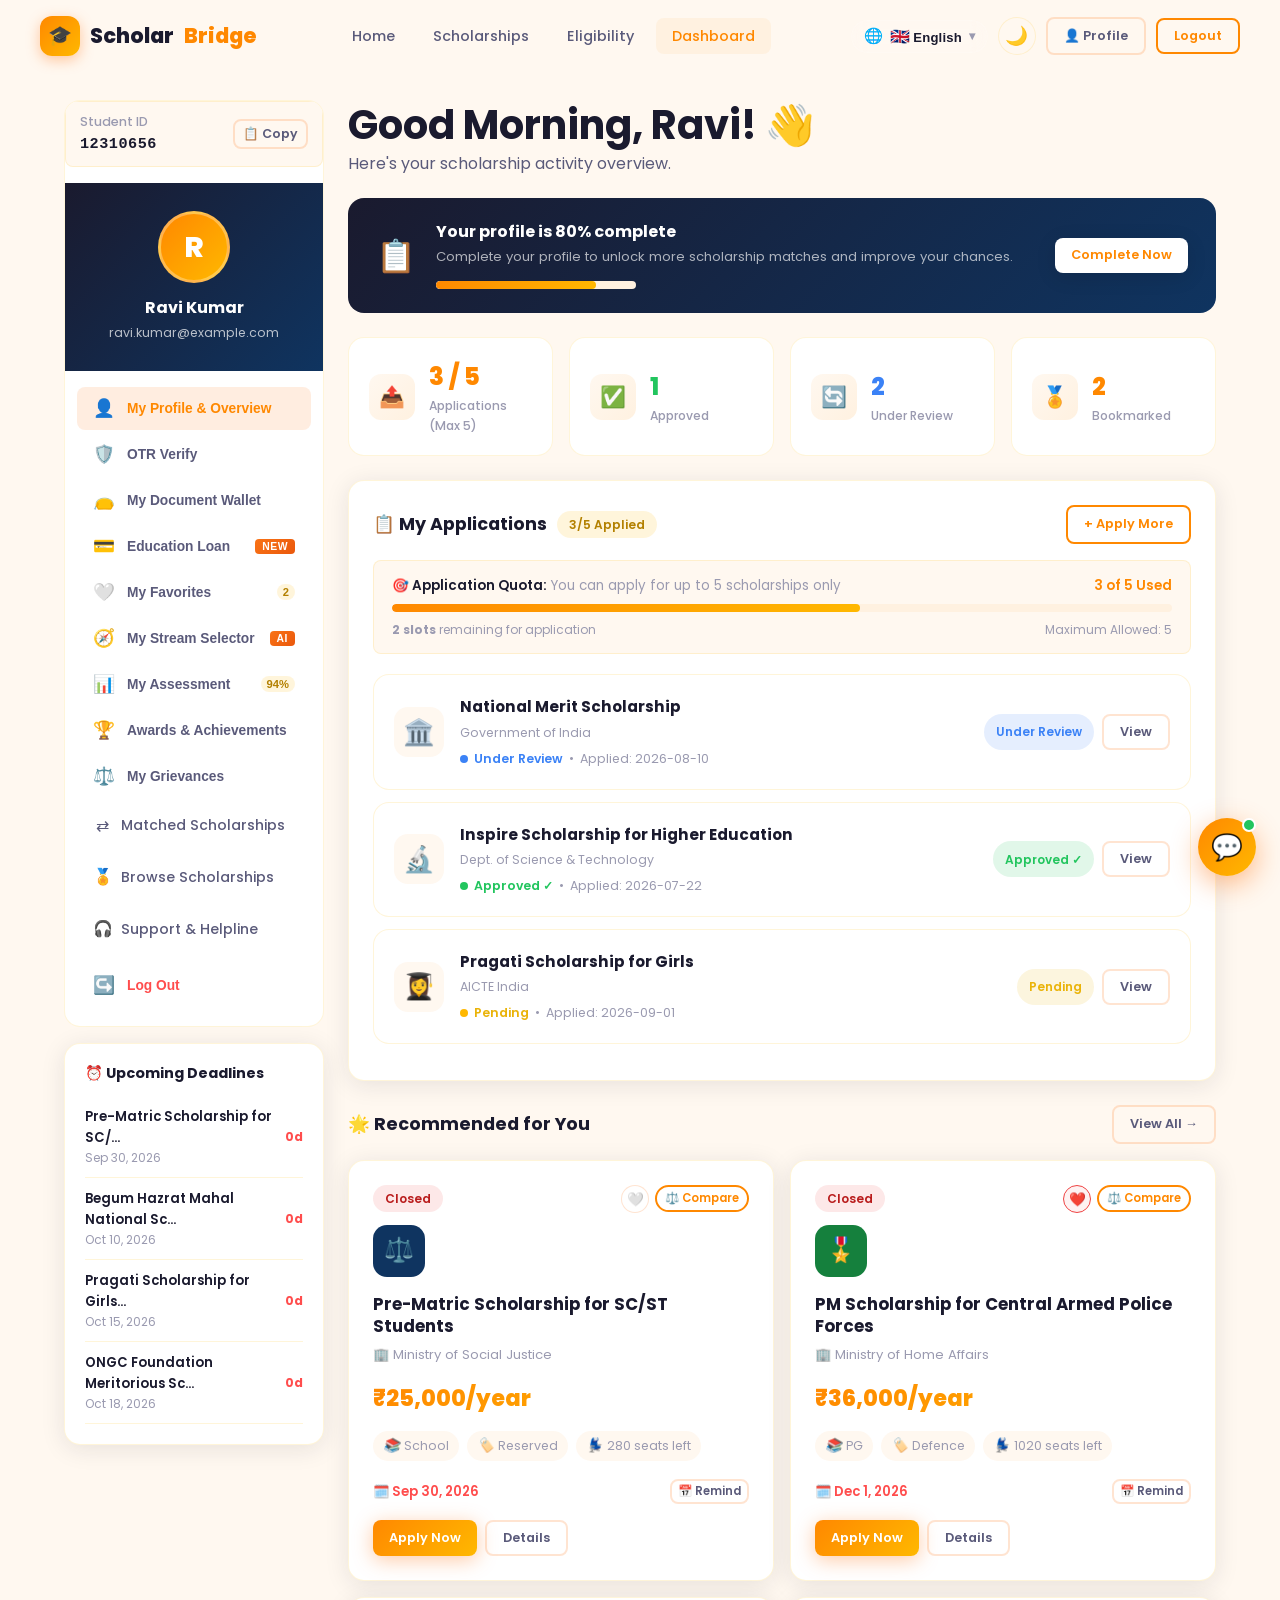
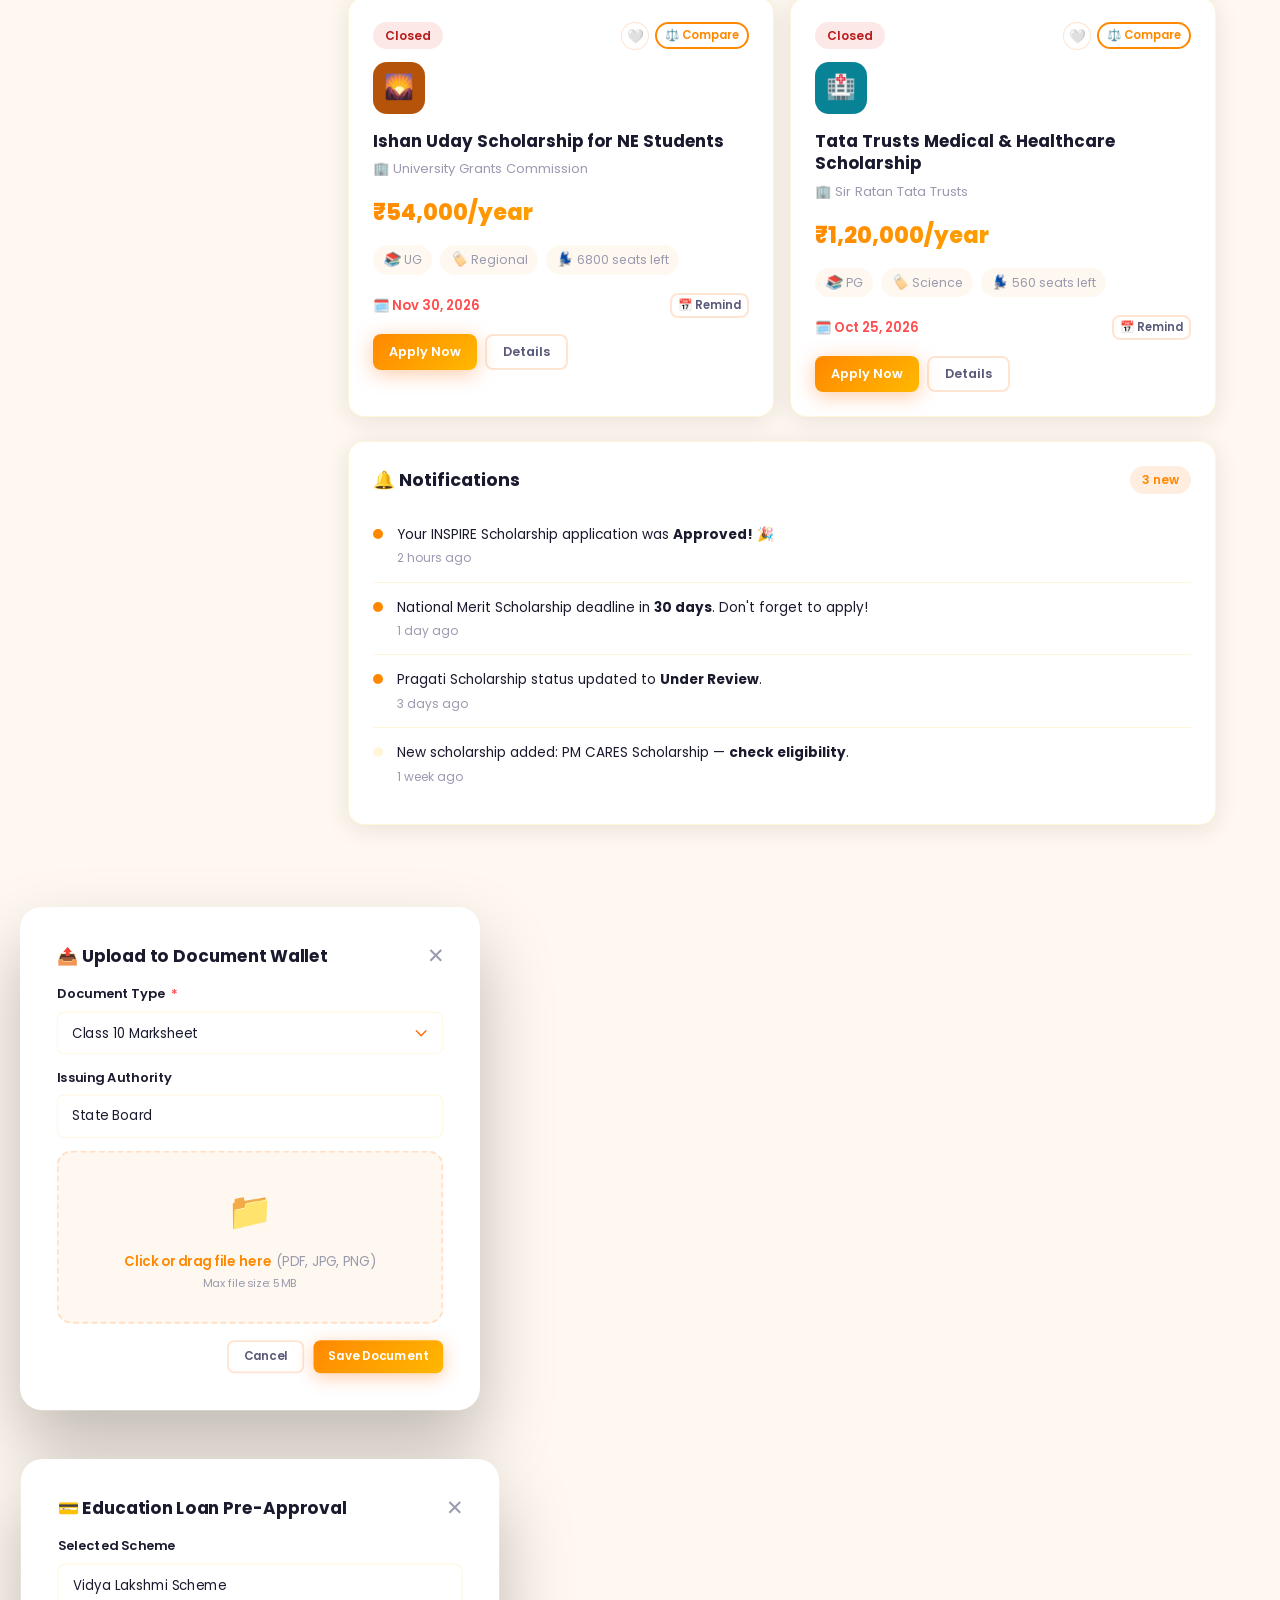
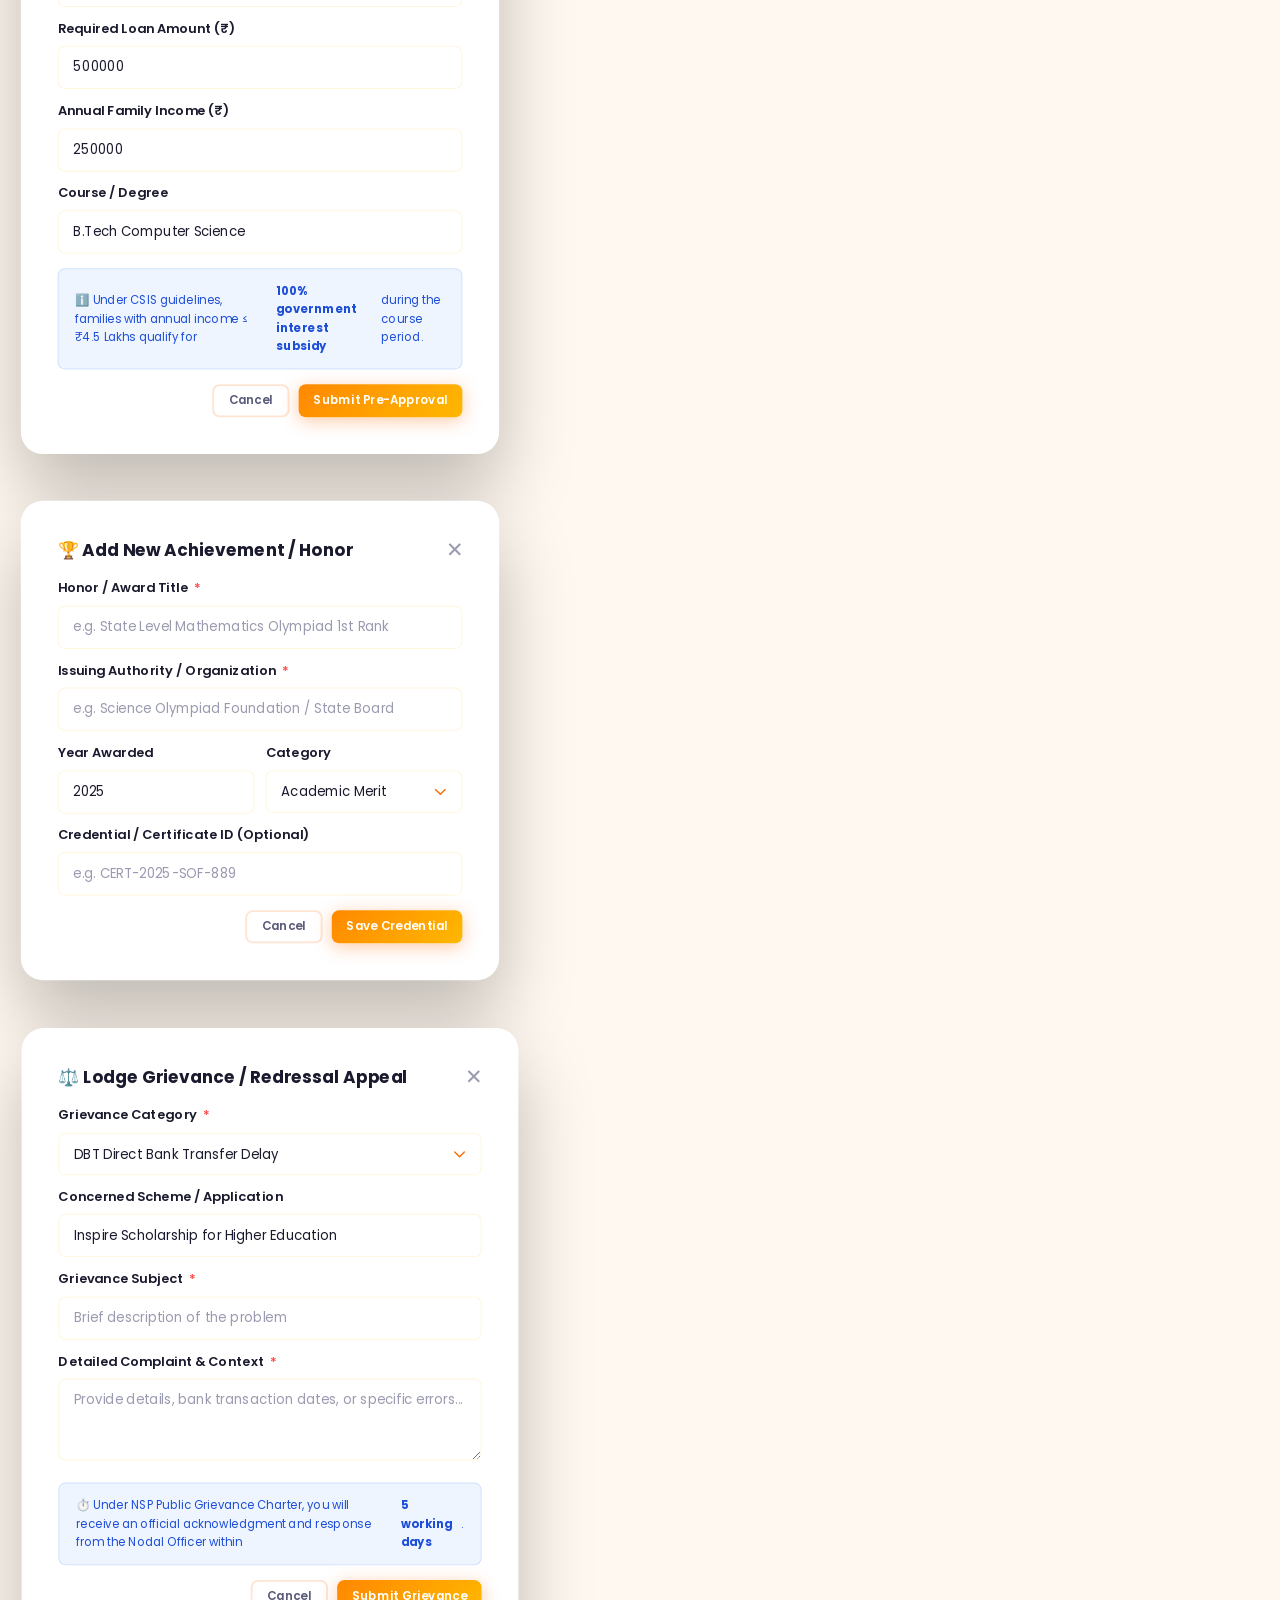
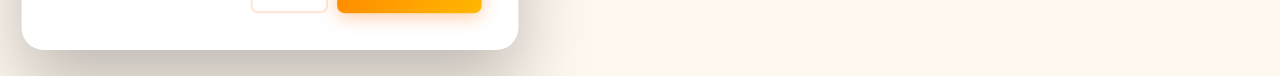
<file: dashboard.html>
<!DOCTYPE html>
<html lang="en">

<head>
  <meta charset="UTF-8" />
  <meta name="viewport" content="width=device-width, initial-scale=1.0" />
  <title>My Dashboard — ScholarBridge</title>
  <meta name="description"
    content="Track your scholarship applications, manage your profile, and discover new opportunities." />
  <link rel="stylesheet" href="css/style.css" />
  <style>
    body {
      background: var(--surface-2);
    }

    .dash-page {
      padding: calc(var(--nav-height) + 28px) 0 60px;
    }

    .dash-layout {
      display: grid;
      grid-template-columns: 260px 1fr;
      gap: 24px;
      align-items: start;
    }

    /* Profile Completion Banner */
    .profile-banner {
      background: linear-gradient(135deg, #1A1A2E, #0F3460);
      border-radius: var(--radius-md);
      padding: 24px 28px;
      display: flex;
      align-items: center;
      gap: 20px;
      margin-bottom: 24px;
      color: white;
    }

    .profile-banner .banner-icon {
      font-size: 2rem;
      flex-shrink: 0;
    }

    .profile-banner h4 {
      color: white;
      margin-bottom: 4px;
      font-size: 1rem;
    }

    .profile-banner p {
      color: rgba(255, 255, 255, 0.65);
      font-size: 0.82rem;
      margin-bottom: 12px;
    }

    .profile-banner .btn {
      margin-left: auto;
      flex-shrink: 0;
    }

    /* Quick Stats */
    .dash-stats {
      display: grid;
      grid-template-columns: repeat(4, 1fr);
      gap: 16px;
      margin-bottom: 24px;
    }

    .dash-stat {
      background: white;
      border-radius: var(--radius-md);
      padding: 20px;
      border: 1px solid var(--border-light);
      display: flex;
      align-items: center;
      gap: 14px;
      transition: var(--transition);
    }

    .dash-stat:hover {
      transform: translateY(-2px);
      box-shadow: var(--shadow-sm);
    }

    .dash-stat .stat-icon-sm {
      width: 46px;
      height: 46px;
      border-radius: 12px;
      background: var(--gradient-soft);
      display: flex;
      align-items: center;
      justify-content: center;
      font-size: 1.3rem;
      flex-shrink: 0;
    }

    .dash-stat .stat-val {
      font-size: 1.5rem;
      font-weight: 800;
      color: var(--primary);
    }

    .dash-stat .stat-lbl {
      font-size: 0.76rem;
      color: var(--text-muted);
      font-weight: 500;
    }

    /* Application Status */
    .app-status-dot {
      width: 8px;
      height: 8px;
      border-radius: 50%;
      flex-shrink: 0;
    }

    .dot-pending {
      background: var(--gold);
    }

    .dot-review {
      background: #3B82F6;
    }

    .dot-approved {
      background: #22C55E;
    }

    .dot-rejected {
      background: var(--accent);
    }

    .app-card {
      background: white;
      border-radius: var(--radius-md);
      border: 1px solid var(--border-light);
      padding: 20px;
      display: flex;
      align-items: center;
      gap: 16px;
      margin-bottom: 12px;
      transition: var(--transition);
    }

    .app-card:hover {
      box-shadow: var(--shadow-sm);
    }

    .app-card .app-emoji {
      font-size: 1.6rem;
      width: 50px;
      height: 50px;
      border-radius: 14px;
      background: var(--surface-2);
      display: flex;
      align-items: center;
      justify-content: center;
      flex-shrink: 0;
    }

    .app-card .app-title {
      font-weight: 700;
      font-size: 0.95rem;
      margin-bottom: 3px;
    }

    .app-card .app-org {
      font-size: 0.78rem;
      color: var(--text-muted);
      margin-bottom: 6px;
    }

    .app-card .app-meta {
      display: flex;
      align-items: center;
      gap: 6px;
      font-size: 0.78rem;
      color: var(--text-muted);
    }

    .app-card .app-actions {
      margin-left: auto;
      display: flex;
      gap: 8px;
      flex-shrink: 0;
    }

    /* Recommended */
    .recommended-grid {
      display: grid;
      grid-template-columns: repeat(2, 1fr);
      gap: 16px;
    }

    /* Notification */
    .notif-item {
      display: flex;
      align-items: flex-start;
      gap: 14px;
      padding: 14px 0;
      border-bottom: 1px solid var(--border-light);
    }

    .notif-item:last-child {
      border-bottom: none;
    }

    .notif-dot {
      width: 10px;
      height: 10px;
      border-radius: 50%;
      background: var(--primary);
      flex-shrink: 0;
      margin-top: 5px;
    }

    .notif-dot.read {
      background: var(--border-light);
    }

    .notif-text {
      font-size: 0.85rem;
    }

    .notif-time {
      font-size: 0.75rem;
      color: var(--text-muted);
      margin-top: 3px;
    }

    @media (max-width: 1024px) {
      .dash-layout {
        grid-template-columns: 1fr;
      }

      .dash-stats {
        grid-template-columns: repeat(2, 1fr);
      }
    }

    @media (max-width: 600px) {
      .dash-stats {
        grid-template-columns: 1fr 1fr;
      }

      .recommended-grid {
        grid-template-columns: 1fr;
      }

      .app-card {
        flex-wrap: wrap;
      }

      .app-card .app-actions {
        margin-left: 0;
      }
    }
  </style>
</head>

<body>

  <div class="page-loader" id="pageLoader">
    <div class="loader-logo text-gradient">🎓 ScholarBridge</div>
    <div class="loader-bar">
      <div class="loader-bar-fill"></div>
    </div>
  </div>
  <div class="toast-container"></div>

  <!-- Navbar -->
  <nav class="navbar scrolled" id="navbar">
    <div class="navbar-inner">
      <a href="index.html" class="navbar-logo">
        <div class="logo-icon">🎓</div>Scholar<span>Bridge</span>
      </a>
      <ul class="navbar-links">
        <li><a href="index.html">Home</a></li>
        <li><a href="scholarships.html">Scholarships</a></li>
        <li><a href="eligibility.html">Eligibility</a></li>
        <li><a href="dashboard.html" class="active">Dashboard</a></li>
      </ul>
      <div class="navbar-actions">
        <a href="profile.html" class="btn btn-ghost btn-sm">👤 Profile</a>
        <button class="btn btn-outline btn-sm" onclick="logout()">Logout</button>
      </div>
      <button class="nav-mobile-btn" id="navMobileBtn">☰</button>
    </div>
  </nav>
  <div class="mobile-menu" id="mobileMenu">
    <a href="index.html">🏠 Home</a>
    <a href="scholarships.html">🏅 Scholarships</a>
    <a href="eligibility.html">✅ Eligibility</a>
    <a href="profile.html">👤 Profile</a>
    <button class="btn btn-ghost btn-sm" onclick="logout()" style="text-align:left;">🚪 Logout</button>
  </div>

  <div class="dash-page">
    <div class="container">
      <div class="dash-layout">

        <!-- Sidebar -->
        <div>
          <div class="dash-sidebar">
            <!-- Student ID Box -->
            <div class="student-id-box">
              <div>
                <div class="student-id-label">Student ID</div>
                <div class="student-id-val" id="studentIdVal">12310656</div>
              </div>
              <button class="btn btn-ghost btn-sm" style="padding:4px 8px;font-size:0.78rem;" onclick="copyStudentId()"
                title="Copy Student ID">📋 Copy</button>
            </div>

            <div class="user-info">
              <div class="avatar" id="dashAvatar">R</div>
              <div class="user-name" id="dashName">Ravi Kumar</div>
              <div class="user-email" id="dashEmail">ravi@example.com</div>
            </div>
            <nav>
              <button class="dash-nav-btn active" onclick="switchDashTab('overview', this)">
                <i>👤</i> My Profile & Overview
              </button>
              <button class="dash-nav-btn" onclick="switchDashTab('otr', this)">
                <i>🛡️</i> OTR Verify
              </button>
              <button class="dash-nav-btn" onclick="switchDashTab('wallet', this)">
                <i>👝</i> My Document Wallet
              </button>
              <button class="dash-nav-btn" onclick="switchDashTab('loan', this)">
                <i>💳</i> Education Loan <span class="dash-badge-new">New</span>
              </button>
              <button class="dash-nav-btn" onclick="switchDashTab('favorites', this)">
                <i>🤍</i> My Favorites <span class="badge badge-gold" id="sidebarFavBadge"
                  style="margin-left:auto;font-size:0.7rem;padding:2px 6px;">2</span>
              </button>
              <button class="dash-nav-btn" onclick="switchDashTab('stream', this)">
                <i>🧭</i> My Stream Selector <span class="dash-badge-new">AI</span>
              </button>
              <button class="dash-nav-btn" onclick="switchDashTab('assessment', this)">
                <i>📊</i> My Assessment <span class="badge badge-gold"
                  style="margin-left:auto;font-size:0.7rem;padding:2px 6px;">94%</span>
              </button>
              <button class="dash-nav-btn" onclick="switchDashTab('awards', this)">
                <i>🏆</i> Awards & Achievements
              </button>
              <button class="dash-nav-btn" onclick="switchDashTab('grievances', this)">
                <i>⚖️</i> My Grievances
              </button>
              <a href="eligibility.html" class="dash-nav-btn">
                <i>⇄</i> Matched Scholarships
              </a>
              <a href="scholarships.html" class="dash-nav-btn">
                <i>🏅</i> Browse Scholarships
              </a>
              <a href="contact.html" class="dash-nav-btn">
                <i>🎧</i> Support & Helpline
              </a>
              <button class="dash-nav-btn" onclick="logout()" style="color:var(--accent) !important;margin-top:10px;">
                <i>↪️</i> Log Out
              </button>
            </nav>
          </div>

          <!-- Upcoming Deadlines -->
          <div class="card" style="margin-top:16px;padding:20px;">
            <h4 style="font-size:0.9rem;margin-bottom:14px;">⏰ Upcoming Deadlines</h4>
            <div id="deadlineList"></div>
          </div>
        </div>

        <!-- Main Content -->
        <div>
          <!-- TAB 1: OVERVIEW -->
          <div id="dash-tab-overview" class="dash-tab-pane">
            <!-- Greeting -->
            <div style="margin-bottom:20px;">
              <h2 id="dashGreeting">Good Evening, Ravi! 👋</h2>
              <p>Here's your scholarship activity overview.</p>
            </div>

            <!-- Profile Completion Banner -->
            <div class="profile-banner">
              <div class="banner-icon">📋</div>
              <div>
                <h4>Your profile is 80% complete</h4>
                <p>Complete your profile to unlock more scholarship matches and improve your chances.</p>
                <div class="progress-bar" style="width:200px;">
                  <div class="progress-fill" style="width:80%;"></div>
                </div>
              </div>
              <a href="profile.html" class="btn btn-white btn-sm">Complete Now</a>
            </div>

            <!-- Stats -->
            <div class="dash-stats">
              <div class="dash-stat fade-in">
                <div class="stat-icon-sm">📤</div>
                <div>
                  <div class="stat-val" id="statApplied">3 / 5</div>
                  <div class="stat-lbl">Applications (Max 5)</div>
                </div>
              </div>
              <div class="dash-stat fade-in" style="transition-delay:0.1s;">
                <div class="stat-icon-sm">✅</div>
                <div>
                  <div class="stat-val" style="color:#22C55E;" id="statApproved">1</div>
                  <div class="stat-lbl">Approved</div>
                </div>
              </div>
              <div class="dash-stat fade-in" style="transition-delay:0.2s;">
                <div class="stat-icon-sm">🔄</div>
                <div>
                  <div class="stat-val" style="color:#3B82F6;" id="statReview">1</div>
                  <div class="stat-lbl">Under Review</div>
                </div>
              </div>
              <div class="dash-stat fade-in" style="transition-delay:0.3s;">
                <div class="stat-icon-sm">🏅</div>
                <div>
                  <div class="stat-val" id="statSaved">2</div>
                  <div class="stat-lbl">Bookmarked</div>
                </div>
              </div>
            </div>

            <!-- My Applications -->
            <div class="card" style="padding:24px;margin-bottom:24px;">
              <div
                style="display:flex;align-items:center;justify-content:space-between;margin-bottom:16px;flex-wrap:wrap;gap:10px;">
                <div style="display:flex;align-items:center;gap:10px;">
                  <h3 style="font-size:1.1rem;margin:0;">📋 My Applications</h3>
                  <span class="badge badge-gold" id="dashQuotaBadge">3/5 Applied</span>
                </div>
                <div id="applyMoreBtnWrap">
                  <a href="scholarships.html" class="btn btn-outline btn-sm">+ Apply More</a>
                </div>
              </div>

              <!-- Application Quota Progress Bar -->
              <div
                style="background:var(--surface-2);border-radius:var(--radius-sm);padding:14px 18px;margin-bottom:20px;border:1px solid var(--border-light);">
                <div
                  style="display:flex;justify-content:space-between;font-size:0.84rem;font-weight:600;margin-bottom:8px;flex-wrap:wrap;gap:6px;">
                  <span>🎯 Application Quota: <span style="font-weight:400;color:var(--text-muted);">You can apply for
                      up to 5 scholarships only</span></span>
                  <span id="quotaProgressCount" style="color:var(--primary);">3 of 5 Used</span>
                </div>
                <div class="progress-bar"
                  style="height:8px;background:var(--surface-3);border-radius:10px;overflow:hidden;margin-bottom:8px;">
                  <div class="progress-fill" id="quotaProgressBar"
                    style="width:60%;background:var(--gradient);transition:width 0.6s ease;"></div>
                </div>
                <div style="display:flex;justify-content:space-between;font-size:0.75rem;color:var(--text-muted);">
                  <span id="quotaSlotsStatus"><strong>2 slots</strong> remaining for application</span>
                  <span>Maximum Allowed: 5</span>
                </div>
              </div>

              <div id="applicationsList"></div>
            </div>

            <!-- Recommended Scholarships -->
            <div style="margin-bottom:24px;">
              <div style="display:flex;align-items:center;justify-content:space-between;margin-bottom:16px;">
                <h3 style="font-size:1.1rem;">🌟 Recommended for You</h3>
                <a href="scholarships.html" class="btn btn-ghost btn-sm">View All →</a>
              </div>
              <div id="recommendedQuotaNotice" style="display:none;margin-bottom:14px;">
                <div class="alert alert-info" style="font-size:0.84rem;">
                  ℹ️ You have reached the maximum application limit of <strong>5 scholarships</strong>. You can review
                  your existing applications above or explore more opportunities for future cycles.
                </div>
              </div>
              <div class="recommended-grid" id="recommendedGrid"></div>
            </div>

            <!-- Notifications -->
            <div class="card" style="padding:24px;">
              <div style="display:flex;align-items:center;justify-content:space-between;margin-bottom:16px;">
                <h3 style="font-size:1.1rem;">🔔 Notifications</h3>
                <span class="badge badge-orange">3 new</span>
              </div>
              <div id="notifList"></div>
            </div>
          </div>

          <!-- TAB 2: OTR VERIFY -->
          <div id="dash-tab-otr" class="dash-tab-pane" style="display:none;">
            <div class="otr-hero">
              <div style="display:flex;justify-content:space-between;align-items:flex-start;flex-wrap:wrap;gap:14px;">
                <div>
                  <span class="otr-status-badge">✅ OTR VERIFIED & ACTIVE</span>
                  <h2 style="color:white;margin:12px 0 6px;">One-Time Registration (OTR) Portal</h2>
                  <p style="color:rgba(255,255,255,0.8);font-size:0.88rem;max-width:540px;">
                    Your National OTR identity is verified by UIDAI Aadhaar e-KYC and linked to the Central Scholarship
                    Registry.
                  </p>
                </div>
                <button class="btn btn-white btn-sm" onclick="openOtrModal()">📄 View OTR Slip</button>
              </div>
            </div>

            <div class="otr-grid">
              <div class="otr-item">
                <div class="otr-item-icon">🆔</div>
                <div>
                  <div style="font-size:0.75rem;color:var(--text-muted);text-transform:uppercase;font-weight:600;">OTR
                    Reference ID</div>
                  <div style="font-weight:800;font-size:1.05rem;color:var(--primary);margin-top:2px;">OTR-2026-12310656
                  </div>
                  <div style="font-size:0.75rem;color:#22c55e;margin-top:4px;">● Valid for all State & Central Portals
                  </div>
                </div>
              </div>

              <div class="otr-item">
                <div class="otr-item-icon">💳</div>
                <div>
                  <div style="font-size:0.75rem;color:var(--text-muted);text-transform:uppercase;font-weight:600;">
                    Aadhaar e-KYC</div>
                  <div style="font-weight:800;font-size:1.05rem;margin-top:2px;">XXXXXXXX4821</div>
                  <div style="font-size:0.75rem;color:#22c55e;margin-top:4px;">✓ Biometric & Face Authenticated</div>
                </div>
              </div>

              <div class="otr-item">
                <div class="otr-item-icon">📱</div>
                <div>
                  <div style="font-size:0.75rem;color:var(--text-muted);text-transform:uppercase;font-weight:600;">
                    Registered Mobile</div>
                  <div style="font-weight:800;font-size:1.05rem;margin-top:2px;">+91 98765 43210</div>
                  <div style="font-size:0.75rem;color:#22c55e;margin-top:4px;">✓ OTP Verified on 14 Jan 2026</div>
                </div>
              </div>

              <div class="otr-item">
                <div class="otr-item-icon">🏦</div>
                <div>
                  <div style="font-size:0.75rem;color:var(--text-muted);text-transform:uppercase;font-weight:600;">
                    Aadhaar DBT Status</div>
                  <div style="font-weight:800;font-size:1.05rem;margin-top:2px;">Active (SBI Bank)</div>
                  <div style="font-size:0.75rem;color:#22c55e;margin-top:4px;">✓ Direct Benefit Transfer Enabled</div>
                </div>
              </div>
            </div>

            <div class="card" style="padding:24px;margin-bottom:24px;">
              <h4 style="font-size:1rem;margin-bottom:16px;">🏛️ Institutional Verification Timeline</h4>
              <div style="display:flex;flex-direction:column;gap:14px;">
                <div
                  style="display:flex;align-items:center;gap:14px;background:var(--surface-2);padding:14px;border-radius:var(--radius-sm);">
                  <div style="font-size:1.5rem;">🏫</div>
                  <div style="flex:1;">
                    <div style="font-weight:700;font-size:0.9rem;">Government Engineering College, Nagpur</div>
                    <div style="font-size:0.78rem;color:var(--text-muted);">AISHE Code: C-12894 • Principal Nodal
                      Verification Officer Approved</div>
                  </div>
                  <span class="badge badge-green">Institute Verified ✓</span>
                </div>
                <div
                  style="display:flex;align-items:center;gap:14px;background:var(--surface-2);padding:14px;border-radius:var(--radius-sm);">
                  <div style="font-size:1.5rem;">🔒</div>
                  <div style="flex:1;">
                    <div style="font-weight:700;font-size:0.9rem;">DigiLocker Ecosystem Verification</div>
                    <div style="font-size:0.78rem;color:var(--text-muted);">Marksheets & Domicile synced directly from
                      National Academic Depository (NAD)</div>
                  </div>
                  <span class="badge badge-green">Sync Active ✓</span>
                </div>
              </div>

              <div style="margin-top:20px;display:flex;gap:12px;flex-wrap:wrap;">
                <button class="btn btn-primary btn-sm" onclick="openOtrModal()">Download OTR Certificate</button>
                <button class="btn btn-outline btn-sm"
                  onclick="showToast('Biometric status verified and up to date!','success')">Refresh e-KYC
                  Status</button>
              </div>
            </div>
          </div>

          <!-- TAB 3: DOCUMENT WALLET -->
          <div id="dash-tab-wallet" class="dash-tab-pane" style="display:none;">
            <div
              style="display:flex;justify-content:space-between;align-items:center;margin-bottom:20px;flex-wrap:wrap;gap:12px;">
              <div>
                <h2 style="margin:0 0 4px;">👝 My Document Wallet</h2>
                <p style="margin:0;color:var(--text-muted);font-size:0.86rem;">DigiLocker-integrated digital vault for
                  instant scholarship document verification.</p>
              </div>
              <div style="display:flex;gap:10px;">
                <button class="btn btn-outline btn-sm" onclick="syncDigiLocker()">🔄 Sync DigiLocker</button>
                <button class="btn btn-primary btn-sm" onclick="openUploadDocModal()">+ Upload Document</button>
              </div>
            </div>

            <div class="wallet-grid" id="walletDocsGrid"></div>
          </div>

          <!-- TAB 4: EDUCATION LOAN -->
          <div id="dash-tab-loan" class="dash-tab-pane" style="display:none;">
            <div class="loan-hero">
              <span class="badge"
                style="background:rgba(255,255,255,0.2);color:white;margin-bottom:10px;font-size:0.75rem;">NEW
                GOVERNMENT SCHEME</span>
              <h2 style="color:white;margin:6px 0 8px;">Education Loan & Subsidy Portal 💳</h2>
              <p style="color:rgba(255,255,255,0.85);font-size:0.9rem;max-width:560px;">
                Apply for government subsidized, low-interest student loans through the Central Sector Interest Subsidy
                (CSIS) & Vidya Lakshmi initiative.
              </p>
            </div>

            <!-- Interactive Loan EMI Calculator -->
            <div class="loan-calc-card">
              <div
                style="display:flex;justify-content:space-between;align-items:center;margin-bottom:20px;flex-wrap:wrap;gap:10px;">
                <div>
                  <h4 style="font-size:1.05rem;margin:0 0 4px;">📊 Interactive Student EMI Calculator</h4>
                  <p style="margin:0;font-size:0.8rem;color:var(--text-muted);">Adjust amount and tenure to calculate
                    your exact monthly EMI & subsidy savings.</p>
                </div>
                <span class="badge badge-gold" style="font-size:0.78rem;">0% Interest During College (CSIS)</span>
              </div>

              <div style="display:grid;grid-template-columns:1fr 280px;gap:28px;align-items:center;">
                <div>
                  <!-- Amount Slider -->
                  <div class="calc-slider-group">
                    <div class="calc-slider-header">
                      <span>Loan Amount Required</span>
                      <span class="calc-val-badge" id="loanAmountVal">₹5,00,000</span>
                    </div>
                    <input type="range" class="form-control" id="loanAmountRange" min="50000" max="2000000" step="25000"
                      value="500000" oninput="updateLoanCalculator()" style="padding:0;" />
                    <div
                      style="display:flex;justify-content:space-between;font-size:0.72rem;color:var(--text-muted);margin-top:4px;">
                      <span>₹50,000</span>
                      <span>₹10 Lakhs</span>
                      <span>₹20 Lakhs</span>
                    </div>
                  </div>

                  <!-- Tenure Slider -->
                  <div class="calc-slider-group">
                    <div class="calc-slider-header">
                      <span>Repayment Tenure</span>
                      <span class="calc-val-badge" id="loanTenureVal">5 Years</span>
                    </div>
                    <input type="range" class="form-control" id="loanTenureRange" min="1" max="15" step="1" value="5"
                      oninput="updateLoanCalculator()" style="padding:0;" />
                    <div
                      style="display:flex;justify-content:space-between;font-size:0.72rem;color:var(--text-muted);margin-top:4px;">
                      <span>1 Year</span>
                      <span>7 Years</span>
                      <span>15 Years</span>
                    </div>
                  </div>

                  <!-- Interest Rate Slider -->
                  <div class="calc-slider-group" style="margin-bottom:0;">
                    <div class="calc-slider-header">
                      <span>Interest Rate (Annual)</span>
                      <span class="calc-val-badge" id="loanRateVal">8.50%</span>
                    </div>
                    <input type="range" class="form-control" id="loanRateRange" min="7" max="14" step="0.25" value="8.5"
                      oninput="updateLoanCalculator()" style="padding:0;" />
                    <div
                      style="display:flex;justify-content:space-between;font-size:0.72rem;color:var(--text-muted);margin-top:4px;">
                      <span>7.0%</span>
                      <span>10.5%</span>
                      <span>14.0%</span>
                    </div>
                  </div>
                </div>

                <!-- Result Card -->
                <div class="calc-result-box">
                  <div style="font-size:0.78rem;color:var(--text-muted);text-transform:uppercase;font-weight:600;">
                    Estimated Monthly EMI</div>
                  <div class="calc-emi-num" id="calcEmiDisplay">₹10,258</div>
                  <div style="font-size:0.78rem;color:var(--text-muted);margin-top:4px;" id="calcTotalPayment">Total
                    Payment: ₹6,15,480</div>
                  <div
                    style="background:#22c55e22;color:#16a34a;font-size:0.75rem;padding:6px 10px;border-radius:var(--radius-sm);font-weight:700;margin-top:12px;">
                    🎁 Moratorium Subsidy: Up to ₹85,000 saved!
                  </div>
                  <button class="btn btn-primary btn-sm btn-full" style="margin-top:14px;"
                    onclick="openLoanApplyModal()">Apply for Pre-Approval</button>
                </div>
              </div>
            </div>

            <!-- Featured Loan Schemes -->
            <h4 style="font-size:1rem;margin-bottom:16px;">🏛️ Government & Public Sector Education Loan Schemes</h4>
            <div class="loan-schemes-grid">
              <div class="loan-scheme-card">
                <div style="font-size:2rem;margin-bottom:10px;">🏛️</div>
                <h5 style="margin-bottom:6px;">Vidya Lakshmi Central Scheme</h5>
                <div style="color:var(--primary);font-weight:800;margin-bottom:10px;">Up to ₹7.5 Lakhs Collateral-Free
                </div>
                <p style="font-size:0.8rem;color:var(--text-secondary);margin-bottom:14px;">
                  Central government initiative with 100% interest subsidy during study period for families with income
                  below ₹4.5 LPA.
                </p>
                <div style="font-size:0.78rem;color:var(--text-muted);margin-bottom:16px;">
                  • 0.5% girl student concession<br>
                  • No margin money needed up to ₹4L
                </div>
                <button class="btn btn-outline btn-sm btn-full"
                  onclick="openLoanApplyModal('Vidya Lakshmi Scheme')">Apply via Portal</button>
              </div>

              <div class="loan-scheme-card">
                <div style="font-size:2rem;margin-bottom:10px;">🏦</div>
                <h5 style="margin-bottom:6px;">SBI Scholar Loan Scheme</h5>
                <div style="color:var(--primary);font-weight:800;margin-bottom:10px;">Interest starting at 8.15% p.a.
                </div>
                <p style="font-size:0.8rem;color:var(--text-secondary);margin-bottom:14px;">
                  Special scheme for students secured admission to premier institutions (IITs, NITs, IIMs, Central
                  Universities).
                </p>
                <div style="font-size:0.78rem;color:var(--text-muted);margin-bottom:16px;">
                  • Repayment up to 15 years<br>
                  • Zero processing charges
                </div>
                <button class="btn btn-outline btn-sm btn-full" onclick="openLoanApplyModal('SBI Scholar Loan')">Apply
                  via Portal</button>
              </div>

              <div class="loan-scheme-card">
                <div style="font-size:2rem;margin-bottom:10px;">🛡️</div>
                <h5 style="margin-bottom:6px;">Canara Bank Vidya Sagar</h5>
                <div style="color:var(--primary);font-weight:800;margin-bottom:10px;">Quick Digital Sanction</div>
                <p style="font-size:0.8rem;color:var(--text-secondary);margin-bottom:14px;">
                  Covers tuition fees, hostel accommodation, laptop/computer, and exam costs with fast-track processing.
                </p>
                <div style="font-size:0.78rem;color:var(--text-muted);margin-bottom:16px;">
                  • 1 year post-course moratorium<br>
                  • Flexible repayment options
                </div>
                <button class="btn btn-outline btn-sm btn-full"
                  onclick="openLoanApplyModal('Canara Bank Vidya Sagar')">Apply via Portal</button>
              </div>
            </div>
          </div>

          <!-- TAB 5: MY FAVORITES -->
          <div id="dash-tab-favorites" class="dash-tab-pane" style="display:none;">
            <div
              style="display:flex;justify-content:space-between;align-items:center;margin-bottom:20px;flex-wrap:wrap;gap:12px;">
              <div>
                <h2 style="margin:0 0 4px;">🤍 My Favorite Scholarships</h2>
                <p style="margin:0;color:var(--text-muted);font-size:0.86rem;">Bookmarked scholarship opportunities for
                  easy review and quick application.</p>
              </div>
              <a href="scholarships.html" class="btn btn-primary btn-sm">+ Browse More</a>
            </div>

            <div id="favoritesListGrid" class="sch-grid"></div>
          </div>

          <!-- TAB 6: MY STREAM SELECTOR -->
          <div id="dash-tab-stream" class="dash-tab-pane" style="display:none;">
            <div
              style="display:flex;justify-content:space-between;align-items:center;margin-bottom:20px;flex-wrap:wrap;gap:12px;">
              <div>
                <h2 style="margin:0 0 4px;">🧭 My Stream & Career Pathway Selector</h2>
                <p style="margin:0;color:var(--text-muted);font-size:0.86rem;">AI-driven guidance aligning your
                  aptitude, academic strengths, and passions with target degrees and high-yield scholarships.</p>
              </div>
              <button class="btn btn-primary btn-sm" onclick="exportStreamRoadmap()">🖨️ Export Roadmap PDF</button>
            </div>

            <!-- Stream Hero -->
            <div class="stream-hero">
              <div style="display:flex;align-items:center;gap:10px;margin-bottom:8px;">
                <span class="badge" style="background:rgba(255,255,255,0.2);color:white;font-size:0.75rem;">AI MATCH
                  ENGINE ACTIVE</span>
                <span style="font-size:0.8rem;opacity:0.9;">Confidence: 96% Match</span>
              </div>
              <h3 style="color:white;margin-bottom:8px;font-size:1.3rem;" id="streamHeroTitle">Recommended Track: STEM,
                AI & Engineering 💻</h3>
              <p style="font-size:0.86rem;opacity:0.9;max-width:680px;line-height:1.5;margin-bottom:0;"
                id="streamHeroDesc">
                Based on your 87.4% marks in Class 12, Computer Science degree enrollment, and mathematical strengths,
                this track offers the highest density of competitive merit grants and CSR funding.
              </p>
            </div>

            <!-- Career Clusters -->
            <h4 style="font-size:1rem;margin-bottom:14px;">Select Career Stream Cluster</h4>
            <div class="stream-cluster-grid" id="streamClustersGrid"></div>

            <!-- Active Roadmap Box -->
            <div class="stream-roadmap-box" id="streamRoadmapBox">
              <!-- Rendered via JS -->
            </div>

            <!-- Interactive Diagnostic Matcher -->
            <div class="card"
              style="padding:24px;border:1px solid var(--border-light);background:var(--surface-2);margin-bottom:24px;">
              <h4 style="font-size:0.98rem;margin-bottom:6px;">🎯 Quick Interest Alignment Diagnostic</h4>
              <p style="font-size:0.82rem;color:var(--text-muted);margin-bottom:18px;">Fine-tune your recommendations by
                picking your primary subject interest and preferred working environment.</p>

              <div
                style="display:grid;grid-template-columns:repeat(auto-fit, minmax(220px, 1fr));gap:16px;margin-bottom:18px;">
                <div>
                  <label class="form-label">Favorite Subject Area</label>
                  <select class="form-control form-control-sm" id="diagSubject" onchange="runStreamDiagnostic()">
                    <option value="stem">Computer Science & Mathematics</option>
                    <option value="medical">Biology & Clinical Healthcare</option>
                    <option value="science">Fundamental Physics & Astronomy</option>
                    <option value="commerce">Accounting, Markets & FinTech</option>
                    <option value="humanities">Law, Political Thought & Governance</option>
                  </select>
                </div>
                <div>
                  <label class="form-label">Ideal Work Environment</label>
                  <select class="form-control form-control-sm" id="diagEnv" onchange="runStreamDiagnostic()">
                    <option value="tech">High-Tech Labs & Software Systems</option>
                    <option value="hospital">Hospitals, Clinics & Diagnostic Centers</option>
                    <option value="research">University Research & Think Tanks</option>
                    <option value="corporate">Financial Institutions & Consulting</option>
                    <option value="public">Courts, Public Administration & NGOs</option>
                  </select>
                </div>
              </div>
              <button class="btn btn-outline btn-sm" onclick="runStreamDiagnostic()">⚡ Recalculate Stream Fit</button>
              <div id="diagResult" style="margin-top:14px;"></div>
            </div>
          </div>

          <!-- TAB 7: MY ASSESSMENT -->
          <div id="dash-tab-assessment" class="dash-tab-pane" style="display:none;">
            <div
              style="display:flex;justify-content:space-between;align-items:center;margin-bottom:20px;flex-wrap:wrap;gap:12px;">
              <div>
                <h2 style="margin:0 0 4px;">📊 My Scholarship Readiness & Benchmark Assessment</h2>
                <p style="margin:0;color:var(--text-muted);font-size:0.86rem;">Official assessment evaluating academic
                  standing, quota eligibility, and maximum accessible financial aid.</p>
              </div>
              <a href="eligibility.html" class="btn btn-primary btn-sm">Take Comprehensive Test →</a>
            </div>

            <!-- Assessment Hero -->
            <div class="assessment-hero">
              <div style="display:flex;justify-content:space-between;align-items:center;flex-wrap:wrap;gap:16px;">
                <div>
                  <span class="badge"
                    style="background:rgba(255,255,255,0.2);color:white;margin-bottom:8px;font-size:0.75rem;">TIER 1
                    SCHOLAR PROFILE</span>
                  <h3 style="color:white;margin-bottom:6px;font-size:1.35rem;">Overall Readiness Score: 94 / 100</h3>
                  <p style="font-size:0.86rem;opacity:0.9;margin:0;max-width:540px;">
                    Grade: <strong>A+ (Outstanding Candidate)</strong>. Your academic consistency (87.4%) and OBC quota
                    status qualify you for 11 Central, State, and Corporate scholarships.
                  </p>
                </div>
                <div style="text-align:right;">
                  <div style="font-size:2.8rem;font-weight:900;color:#34d399;line-height:1;">A+</div>
                  <span style="font-size:0.78rem;opacity:0.85;">Top 6% in Domicile Region</span>
                </div>
              </div>
            </div>

            <!-- Metric Cards -->
            <div class="assessment-grid">
              <div class="assessment-metric-card">
                <div style="font-size:0.78rem;color:var(--text-muted);font-weight:600;">READINESS SCORE</div>
                <div class="metric-gauge-num" id="assessScoreNum">94%</div>
                <span class="badge badge-green" style="font-size:0.72rem;">Excellent Fit</span>
              </div>
              <div class="assessment-metric-card">
                <div style="font-size:0.78rem;color:var(--text-muted);font-weight:600;">MAX GRANT VALUE</div>
                <div class="metric-gauge-num" style="color:var(--primary);" id="assessGrantNum">₹3.45L</div>
                <span class="badge badge-gold" style="font-size:0.72rem;">Annual Potential</span>
              </div>
              <div class="assessment-metric-card">
                <div style="font-size:0.78rem;color:var(--text-muted);font-weight:600;">MATCHED SCHEMES</div>
                <div class="metric-gauge-num" style="color:#2563eb;" id="assessSchemesNum">11</div>
                <span class="badge" style="background:#2563eb22;color:#2563eb;font-size:0.72rem;">Schemes Active</span>
              </div>
              <div class="assessment-metric-card">
                <div style="font-size:0.78rem;color:var(--text-muted);font-weight:600;">VERIFICATION HEALTH</div>
                <div class="metric-gauge-num" style="color:#059669;">100%</div>
                <span class="badge badge-green" style="font-size:0.72rem;">6/6 Docs Verified</span>
              </div>
            </div>

            <!-- Benchmark Simulation Tool -->
            <div class="benchmark-box">
              <div
                style="display:flex;justify-content:space-between;align-items:center;margin-bottom:16px;flex-wrap:wrap;gap:8px;">
                <h4 style="font-size:1rem;margin:0;">🎛️ Live Benchmark Simulator</h4>
                <span style="font-size:0.78rem;color:var(--text-muted);">Adjust parameters to forecast qualification
                  changes</span>
              </div>

              <div
                style="display:grid;grid-template-columns:repeat(auto-fit, minmax(240px, 1fr));gap:20px;margin-bottom:20px;">
                <div>
                  <div
                    style="display:flex;justify-content:space-between;font-size:0.82rem;font-weight:600;margin-bottom:6px;">
                    <span>Academic Percentage</span>
                    <span style="color:var(--primary);" id="simMarksVal">87.4%</span>
                  </div>
                  <input type="range" class="form-control" id="simMarksRange" min="50" max="100" step="0.5" value="87.4"
                    oninput="updateAssessmentSim()" />
                </div>

                <div>
                  <div
                    style="display:flex;justify-content:space-between;font-size:0.82rem;font-weight:600;margin-bottom:6px;">
                    <span>Annual Family Income</span>
                    <span style="color:var(--primary);" id="simIncomeVal">₹2,50,000</span>
                  </div>
                  <input type="range" class="form-control" id="simIncomeRange" min="50000" max="1200000" step="25000"
                    value="250000" oninput="updateAssessmentSim()" />
                </div>

                <div>
                  <label class="form-label" style="font-size:0.82rem;">Category Reservation</label>
                  <select class="form-control form-control-sm" id="simCategorySelect" onchange="updateAssessmentSim()">
                    <option value="OBC" selected>OBC (Other Backward Classes)</option>
                    <option value="SC">SC (Scheduled Caste)</option>
                    <option value="ST">ST (Scheduled Tribe)</option>
                    <option value="EWS">EWS (Economically Weaker Section)</option>
                    <option value="General">General / Open</option>
                  </select>
                </div>
              </div>

              <div
                style="background:var(--surface-2);border-radius:var(--radius-sm);padding:16px 20px;border:1px solid var(--border-light);display:flex;align-items:center;justify-content:space-between;flex-wrap:wrap;gap:12px;">
                <div>
                  <span style="font-size:0.84rem;font-weight:700;display:block;">Forecasted Grant Potential: <span
                      id="simForecastAmount" style="color:var(--primary);font-size:1.1rem;">₹3,45,000 /
                      year</span></span>
                  <span style="font-size:0.75rem;color:var(--text-muted);" id="simForecastDetail">11 Eligible Schemes
                    unlocked including Central Merit, ONGC & Reliance Foundation</span>
                </div>
                <button class="btn btn-outline btn-sm"
                  onclick="showToast('Benchmark forecast saved to your profile! 📈','success',2500)">Save
                  Benchmark</button>
              </div>
            </div>

            <!-- Action Improvement Roadmap -->
            <div class="card" style="padding:24px;border:1px solid var(--border-light);">
              <h4 style="font-size:0.98rem;margin-bottom:14px;">🎯 Actionable Roadmap to Maximize Scholarship Value</h4>

              <div class="action-roadmap-item">
                <div class="action-status-icon" style="background:#22c55e22;color:#22c55e;">✓</div>
                <div style="flex:1;">
                  <div style="font-size:0.88rem;font-weight:700;margin-bottom:2px;">One-Time Registration (OTR)
                    Attestation</div>
                  <div style="font-size:0.78rem;color:var(--text-muted);">Verified with National Scholarship Portal
                    (OTR-2026-12310656) and Aadhaar UIDAI e-KYC.</div>
                </div>
                <span class="badge badge-green">Completed</span>
              </div>

              <div class="action-roadmap-item">
                <div class="action-status-icon" style="background:#22c55e22;color:#22c55e;">✓</div>
                <div style="flex:1;">
                  <div style="font-size:0.88rem;font-weight:700;margin-bottom:2px;">Direct Benefit Transfer (DBT)
                    Account Seeding</div>
                  <div style="font-size:0.78rem;color:var(--text-muted);">State Bank of India account linked with NPCI
                    mapper for instant automated disbursement.</div>
                </div>
                <span class="badge badge-green">Verified</span>
              </div>

              <div class="action-roadmap-item">
                <div class="action-status-icon" style="background:rgba(255,107,0,0.15);color:var(--primary);">⏳</div>
                <div style="flex:1;">
                  <div style="font-size:0.88rem;font-weight:700;margin-bottom:2px;">Utilize Remaining Application Quota
                    (2 Slots Left)</div>
                  <div style="font-size:0.78rem;color:var(--text-muted);">You have applied for 3 of 5 allowed
                    scholarships. Submit applications for high-grant schemes before deadlines.</div>
                </div>
                <a href="scholarships.html" class="btn btn-outline btn-sm"
                  style="font-size:0.75rem;padding:3px 10px;">Apply Now →</a>
              </div>
            </div>
          </div>

          <!-- TAB 8: AWARDS & ACHIEVEMENTS -->
          <div id="dash-tab-awards" class="dash-tab-pane" style="display:none;">
            <div
              style="display:flex;justify-content:space-between;align-items:center;margin-bottom:20px;flex-wrap:wrap;gap:12px;">
              <div>
                <h2 style="margin:0 0 4px;">🏆 Awards, Honors & Digital Credentials</h2>
                <p style="margin:0;color:var(--text-muted);font-size:0.86rem;">Your verified academic milestones,
                  national percentiles, and extracurricular certificates.</p>
              </div>
              <div style="display:flex;gap:10px;">
                <button class="btn btn-primary btn-sm" onclick="openAddAwardModal()">+ Add Achievement</button>
                <button class="btn btn-outline btn-sm" onclick="downloadScholarshipCV()">📄 Download Scholar CV</button>
              </div>
            </div>

            <!-- Awards Hero -->
            <div class="awards-hero">
              <div style="display:flex;justify-content:space-between;align-items:center;flex-wrap:wrap;gap:16px;">
                <div>
                  <span class="badge"
                    style="background:rgba(255,255,255,0.2);color:white;font-size:0.75rem;margin-bottom:8px;">VERIFIABLE
                    DIGITAL PORTFOLIO</span>
                  <h3 style="color:white;margin-bottom:6px;font-size:1.3rem;">Official Scholar Credential Vault</h3>
                  <p style="font-size:0.84rem;opacity:0.9;margin:0;max-width:540px;">
                    Credentials in this vault are cryptographically anchored to your Student ID
                    (<strong>12310656</strong>) and accepted by international & government scholarship review
                    committees.
                  </p>
                </div>
                <div
                  style="background:rgba(255,255,255,0.15);padding:14px 18px;border-radius:var(--radius-sm);text-align:center;">
                  <div style="font-size:1.8rem;font-weight:900;color:white;" id="awardsCountBadge">4</div>
                  <div style="font-size:0.75rem;color:white;opacity:0.9;">Verified Honors</div>
                </div>
              </div>
            </div>

            <!-- Awards Grid -->
            <div class="awards-grid" id="awardsListGrid"></div>

            <!-- Digital Portfolio Banner -->
            <div class="card"
              style="padding:22px;border:1px solid var(--border-light);background:var(--surface-2);display:flex;align-items:center;justify-content:space-between;flex-wrap:wrap;gap:14px;">
              <div style="display:flex;align-items:center;gap:14px;">
                <div style="font-size:2.4rem;">📜</div>
                <div>
                  <h5 style="margin-bottom:3px;font-size:0.95rem;">Verified Scholarship CV & Honors Portfolio</h5>
                  <p style="font-size:0.78rem;color:var(--text-muted);margin:0;">Includes academic percentiles, OTR
                    status, verified certificates, and scholarship references.</p>
                </div>
              </div>
              <button class="btn btn-outline btn-sm" onclick="downloadScholarshipCV()">📥 Download PDF Summary</button>
            </div>
          </div>

          <!-- TAB 9: MY GRIEVANCES & HELPDESK -->
          <div id="dash-tab-grievances" class="dash-tab-pane" style="display:none;">
            <div
              style="display:flex;justify-content:space-between;align-items:center;margin-bottom:20px;flex-wrap:wrap;gap:12px;">
              <div>
                <h2 style="margin:0 0 4px;">⚖️ Central Grievance Redressal & Helpdesk</h2>
                <p style="margin:0;color:var(--text-muted);font-size:0.86rem;">Track formal appeals, DBT disbursement
                  delays, and institutional verification issues under government SLA guarantees.</p>
              </div>
              <button class="btn btn-primary btn-sm" onclick="openLodgeGrievanceModal()">+ Lodge New Grievance</button>
            </div>

            <!-- Grievance Hero -->
            <div class="grievance-hero">
              <div style="display:flex;justify-content:space-between;align-items:center;flex-wrap:wrap;gap:16px;">
                <div>
                  <span class="badge"
                    style="background:rgba(255,255,255,0.2);color:white;font-size:0.75rem;margin-bottom:8px;">OFFICIAL
                    ESCALATION DESK</span>
                  <h3 style="color:white;margin-bottom:6px;font-size:1.3rem;">National Scholarship Portal Grievance Wing
                  </h3>
                  <p style="font-size:0.84rem;opacity:0.9;margin:0;max-width:540px;">
                    Guaranteed response within <strong>5 working days</strong> by State and Central Nodal Officers. All
                    queries are monitored by the Department of Higher Education.
                  </p>
                </div>
                <div
                  style="background:rgba(255,255,255,0.12);padding:14px 20px;border-radius:var(--radius-sm);text-align:center;">
                  <div style="font-size:1.6rem;font-weight:800;color:#38bdf8;">1 Active</div>
                  <div style="font-size:0.75rem;color:white;opacity:0.9;">Grievance Ticket</div>
                </div>
              </div>
            </div>

            <!-- Grievance Tickets List -->
            <div id="grievanceTicketsList"></div>

            <!-- Helpline Box -->
            <div class="card"
              style="padding:22px;border:1px solid var(--border-light);background:var(--surface-2);margin-top:20px;">
              <h4 style="font-size:0.95rem;margin-bottom:8px;">🎧 Direct Emergency Escalation Contacts</h4>
              <div
                style="display:grid;grid-template-columns:repeat(auto-fit, minmax(220px, 1fr));gap:14px;font-size:0.82rem;">
                <div>
                  <strong>📞 Central Toll-Free Helpline:</strong><br>
                  <span style="color:var(--primary);font-weight:700;">1800-118-005</span> (Mon–Sat, 9AM–6PM)
                </div>
                <div>
                  <strong>✉️ Grievance Email Support:</strong><br>
                  <span style="color:var(--primary);font-weight:700;">grievance.scholarship@gov.in</span>
                </div>
                <div>
                  <strong>🏛️ State Nodal Office (Maharashtra):</strong><br>
                  <span>Higher Education Directorate, Pune (AISHE Helpdesk)</span>
                </div>
              </div>
            </div>
          </div>
        </div>

      </div>
    </div>
  </div>

  <!-- OTR Certificate Modal -->
  <div class="receipt-modal-backdrop" id="otrModal">
    <div class="receipt-card" style="max-width:560px;">
      <div class="receipt-header">
        <div style="font-size:1.8rem;margin-bottom:4px;">🛡️ National Scholarship Portal</div>
        <h3 style="font-size:1.15rem;margin-bottom:4px;">Official One-Time Registration (OTR) Slip</h3>
        <p style="font-size:0.75rem;color:var(--text-muted);margin:0;">Government of India • Central e-KYC Verification
          Wing</p>
      </div>

      <div class="receipt-row">
        <span class="receipt-label">Student ID</span>
        <span class="receipt-value" style="font-weight:800;color:var(--primary);">12310656</span>
      </div>
      <div class="receipt-row">
        <span class="receipt-label">OTR Number</span>
        <span class="receipt-value" style="font-weight:800;color:#22c55e;">OTR-2026-12310656</span>
      </div>
      <div class="receipt-row">
        <span class="receipt-label">Applicant Name</span>
        <span class="receipt-value">Ravi Kumar</span>
      </div>
      <div class="receipt-row">
        <span class="receipt-label">Aadhaar Linked</span>
        <span class="receipt-value">XXXXXXXX4821 (e-KYC Verified)</span>
      </div>
      <div class="receipt-row">
        <span class="receipt-label">Registration Date</span>
        <span class="receipt-value">January 14, 2026</span>
      </div>
      <div class="receipt-row">
        <span class="receipt-label">Institution Verified</span>
        <span class="receipt-value">Govt Engineering College (AISHE: C-12894)</span>
      </div>
      <div class="receipt-row">
        <span class="receipt-label">DBT Seeding</span>
        <span class="receipt-value" style="color:#22c55e;">Enabled (State Bank of India)</span>
      </div>

      <div
        style="display:flex;justify-content:space-between;align-items:center;margin-top:20px;padding-top:14px;border-top:1px solid var(--border-light);">
        <div>
          <div class="receipt-stamp">UIDAI VERIFIED</div>
          <div style="font-size:0.68rem;color:var(--text-muted);margin-top:6px;">Digitally attested by NSP e-Governance
            Authority</div>
        </div>
        <div style="text-align:center;">
          <div style="font-size:2.2rem;">🏛️</div>
          <div style="font-size:0.68rem;color:var(--text-muted);">Official Seal</div>
        </div>
      </div>

      <div class="receipt-actions" style="display:flex;gap:10px;justify-content:flex-end;margin-top:24px;">
        <button class="btn btn-outline btn-sm" onclick="closeOtrModal()">Close</button>
        <button class="btn btn-primary btn-sm" onclick="window.print()">🖨️ Print / Save PDF</button>
      </div>
    </div>
  </div>

  <!-- Upload Document Modal -->
  <div class="modal-backdrop" id="uploadDocModal">
    <div class="modal" style="max-width:500px;width:92%;">
      <div style="display:flex;justify-content:space-between;align-items:center;margin-bottom:16px;">
        <h3 style="font-size:1.15rem;margin:0;">📤 Upload to Document Wallet</h3>
        <button class="modal-close" onclick="closeUploadDocModal()">✕</button>
      </div>
      <form id="docUploadForm" onsubmit="handleDocUpload(event)">
        <div class="form-group" style="margin-bottom:14px;">
          <label class="form-label">Document Type <span class="required">*</span></label>
          <select class="form-control" id="uploadDocType" required>
            <option value="Class 10 Marksheet">Class 10 Marksheet</option>
            <option value="Class 12 Marksheet">Class 12 Marksheet</option>
            <option value="Aadhaar Card">Aadhaar Card (Both sides)</option>
            <option value="Income Certificate">Income Certificate (Current FY)</option>
            <option value="Caste Certificate">Caste / Category Certificate</option>
            <option value="College Bonafide">College Bonafide / Fee Receipt</option>
            <option value="Bank Passbook">Bank Passbook Copy</option>
          </select>
        </div>

        <div class="form-group" style="margin-bottom:14px;">
          <label class="form-label">Issuing Authority</label>
          <input type="text" class="form-control" id="uploadDocAuth" placeholder="e.g. State Board, Tahsildar Office"
            required value="State Board" />
        </div>

        <div class="file-upload" id="walletFileDrop" style="margin-bottom:18px;">
          <div class="upload-icon">📁</div>
          <p><span>Click or drag file here</span> (PDF, JPG, PNG)</p>
          <p style="font-size:0.75rem;color:var(--text-muted);">Max file size: 5MB</p>
          <input type="file" id="walletFileInput" style="display:none;" />
        </div>

        <div style="display:flex;justify-content:flex-end;gap:10px;">
          <button type="button" class="btn btn-ghost btn-sm" onclick="closeUploadDocModal()">Cancel</button>
          <button type="submit" class="btn btn-primary btn-sm">Save Document</button>
        </div>
      </form>
    </div>
  </div>

  <!-- Loan Pre-Approval Modal -->
  <div class="modal-backdrop" id="loanApplyModal">
    <div class="modal" style="max-width:520px;width:92%;">
      <div style="display:flex;justify-content:space-between;align-items:center;margin-bottom:16px;">
        <h3 style="font-size:1.15rem;margin:0;">💳 Education Loan Pre-Approval</h3>
        <button class="modal-close" onclick="closeLoanApplyModal()">✕</button>
      </div>
      <form id="loanApplyForm" onsubmit="handleLoanApply(event)">
        <div class="form-group" style="margin-bottom:12px;">
          <label class="form-label">Selected Scheme</label>
          <input type="text" class="form-control" id="loanSchemeName" readonly value="Vidya Lakshmi Scheme" />
        </div>
        <div class="form-group" style="margin-bottom:12px;">
          <label class="form-label">Required Loan Amount (₹)</label>
          <input type="number" class="form-control" id="loanApplyAmount" required value="500000" />
        </div>
        <div class="form-group" style="margin-bottom:12px;">
          <label class="form-label">Annual Family Income (₹)</label>
          <input type="number" class="form-control" id="loanApplyIncome" required value="250000" />
        </div>
        <div class="form-group" style="margin-bottom:16px;">
          <label class="form-label">Course / Degree</label>
          <input type="text" class="form-control" id="loanApplyCourse" required value="B.Tech Computer Science" />
        </div>
        <div class="alert alert-info" style="font-size:0.78rem;margin-bottom:16px;">
          ℹ️ Under CSIS guidelines, families with annual income ≤ ₹4.5 Lakhs qualify for <strong>100% government
            interest subsidy</strong> during the course period.
        </div>
        <div style="display:flex;justify-content:flex-end;gap:10px;">
          <button type="button" class="btn btn-ghost btn-sm" onclick="closeLoanApplyModal()">Cancel</button>
          <button type="submit" class="btn btn-primary btn-sm">Submit Pre-Approval</button>
        </div>
      </form>
    </div>
  </div>

  <!-- Add Award / Achievement Modal -->
  <div class="modal-backdrop" id="addAwardModal">
    <div class="modal" style="max-width:520px;width:92%;">
      <div style="display:flex;justify-content:space-between;align-items:center;margin-bottom:16px;">
        <h3 style="font-size:1.15rem;margin:0;">🏆 Add New Achievement / Honor</h3>
        <button class="modal-close" onclick="closeAddAwardModal()">✕</button>
      </div>
      <form id="awardForm" onsubmit="handleAddAward(event)">
        <div class="form-group" style="margin-bottom:12px;">
          <label class="form-label">Honor / Award Title <span class="required">*</span></label>
          <input type="text" class="form-control" id="awardTitle" required
            placeholder="e.g. State Level Mathematics Olympiad 1st Rank" />
        </div>
        <div class="form-group" style="margin-bottom:12px;">
          <label class="form-label">Issuing Authority / Organization <span class="required">*</span></label>
          <input type="text" class="form-control" id="awardOrg" required
            placeholder="e.g. Science Olympiad Foundation / State Board" />
        </div>
        <div style="display:grid;grid-template-columns:1fr 1fr;gap:12px;margin-bottom:12px;">
          <div>
            <label class="form-label">Year Awarded</label>
            <input type="number" class="form-control" id="awardYear" required value="2025" min="2018" max="2027" />
          </div>
          <div>
            <label class="form-label">Category</label>
            <select class="form-control" id="awardCategory">
              <option value="Academic Merit">Academic Merit</option>
              <option value="Science & Research">Science & Research</option>
              <option value="Innovation & Tech">Innovation & Tech</option>
              <option value="Sports & Athletics">Sports & Athletics</option>
              <option value="Leadership & Social">Leadership & Social</option>
            </select>
          </div>
        </div>
        <div class="form-group" style="margin-bottom:16px;">
          <label class="form-label">Credential / Certificate ID (Optional)</label>
          <input type="text" class="form-control" id="awardHash" placeholder="e.g. CERT-2025-SOF-889" />
        </div>
        <div style="display:flex;justify-content:flex-end;gap:10px;">
          <button type="button" class="btn btn-ghost btn-sm" onclick="closeAddAwardModal()">Cancel</button>
          <button type="submit" class="btn btn-primary btn-sm">Save Credential</button>
        </div>
      </form>
    </div>
  </div>

  <!-- Lodge Grievance Modal -->
  <div class="modal-backdrop" id="lodgeGrievanceModal">
    <div class="modal" style="max-width:540px;width:92%;">
      <div style="display:flex;justify-content:space-between;align-items:center;margin-bottom:16px;">
        <h3 style="font-size:1.15rem;margin:0;">⚖️ Lodge Grievance / Redressal Appeal</h3>
        <button class="modal-close" onclick="closeLodgeGrievanceModal()">✕</button>
      </div>
      <form id="grievanceForm" onsubmit="handleLodgeGrievance(event)">
        <div class="form-group" style="margin-bottom:12px;">
          <label class="form-label">Grievance Category <span class="required">*</span></label>
          <select class="form-control" id="grvCategory" required>
            <option value="DBT & Payment Delay">DBT Direct Bank Transfer Delay</option>
            <option value="Institutional Verification">College Nodal Officer Verification Issue</option>
            <option value="Document Discrepancy">Document Rejection Appeal</option>
            <option value="Merit List Appeal">Merit Cutoff & Ranking Inquiry</option>
            <option value="Technical Glitch">Portal / OTR Technical Error</option>
          </select>
        </div>
        <div class="form-group" style="margin-bottom:12px;">
          <label class="form-label">Concerned Scheme / Application</label>
          <input type="text" class="form-control" id="grvScheme" required
            value="Inspire Scholarship for Higher Education" />
        </div>
        <div class="form-group" style="margin-bottom:12px;">
          <label class="form-label">Grievance Subject <span class="required">*</span></label>
          <input type="text" class="form-control" id="grvSubject" required
            placeholder="Brief description of the problem" />
        </div>
        <div class="form-group" style="margin-bottom:16px;">
          <label class="form-label">Detailed Complaint & Context <span class="required">*</span></label>
          <textarea class="form-control" id="grvDetails" rows="3" required
            placeholder="Provide details, bank transaction dates, or specific errors..."></textarea>
        </div>
        <div class="alert alert-info" style="font-size:0.78rem;margin-bottom:16px;">
          ⏱️ Under NSP Public Grievance Charter, you will receive an official acknowledgment and response from the Nodal
          Officer within <strong>5 working days</strong>.
        </div>
        <div style="display:flex;justify-content:flex-end;gap:10px;">
          <button type="button" class="btn btn-ghost btn-sm" onclick="closeLodgeGrievanceModal()">Cancel</button>
          <button type="submit" class="btn btn-primary btn-sm">Submit Grievance</button>
        </div>
      </form>
    </div>
  </div>

  <script src="js/firebase-config.js"></script>
  <script src="js/app.js"></script>
  <script src="js/language.js"></script>
  <script src="js/chatbot.js"></script>
  <script>
    // Tab Switching Handler
    window.switchDashTab = (tabName, btnEl) => {
      document.querySelectorAll('.dash-tab-pane').forEach(p => p.style.display = 'none');
      const target = document.getElementById(`dash-tab-${tabName}`);
      if (target) target.style.display = 'block';

      document.querySelectorAll('.dash-nav-btn').forEach(btn => btn.classList.remove('active'));
      if (btnEl) btnEl.classList.add('active');

      if (tabName === 'wallet') renderWalletDocs();
      if (tabName === 'loan') updateLoanCalculator();
      if (tabName === 'favorites') renderFavoritesTab();
      if (tabName === 'stream') renderStreamTab();
      if (tabName === 'assessment') renderAssessmentTab();
      if (tabName === 'awards') renderAwardsTab();
      if (tabName === 'grievances') renderGrievanceTab();

      window.scrollTo({ top: 120, behavior: 'smooth' });
    };

    // Copy Student ID
    window.copyStudentId = () => {
      const id = document.getElementById('studentIdVal').textContent.trim();
      navigator.clipboard.writeText(id).then(() => {
        showToast(`Student ID (${id}) copied to clipboard! 📋`, 'success', 2500);
      });
    };

    // OTR Modal Controls
    window.openOtrModal = () => {
      const modal = document.getElementById('otrModal');
      if (modal) modal.classList.add('open');
    };
    window.closeOtrModal = () => {
      const modal = document.getElementById('otrModal');
      if (modal) modal.classList.remove('open');
    };

    // Document Wallet Functions
    window.renderWalletDocs = () => {
      const grid = document.getElementById('walletDocsGrid');
      if (!grid) return;
      const docs = getWalletDocuments();

      grid.innerHTML = docs.map(d => `
    <div class="doc-card fade-in">
      <div class="doc-card-top">
        <div class="doc-card-icon">${d.icon || '📄'}</div>
        <span class="badge ${d.status === 'verified' ? 'badge-green' : 'badge-gold'}">
          ${d.status === 'verified' ? '✓ Verified' : '⏳ Pending'}
        </span>
      </div>
      <h5 style="font-size:0.92rem;margin-bottom:4px;line-height:1.3;">${d.title}</h5>
      <div style="font-size:0.78rem;color:var(--text-muted);margin-bottom:12px;">
        🏢 ${d.authority} • ${d.size}
      </div>
      <div style="display:flex;justify-content:space-between;align-items:center;border-top:1px solid var(--border-light);padding-top:12px;margin-top:auto;">
        <span style="font-size:0.75rem;color:var(--text-muted);">Updated: ${d.date}</span>
        <div style="display:flex;gap:6px;">
          <button class="btn btn-ghost btn-sm" style="padding:2px 8px;font-size:0.75rem;" onclick="previewDocument('${d.title}')">View</button>
          <button class="btn btn-outline btn-sm" style="padding:2px 8px;font-size:0.75rem;" onclick="showToast('Downloading ${d.title}... 📥','info',2000)">Download</button>
        </div>
      </div>
    </div>
  `).join('');
    };

    window.syncDigiLocker = () => {
      showToast('Connecting to DigiLocker (e-Pramaan Gateway)... 🔄', 'info', 2000);
      setTimeout(() => {
        showToast('DigiLocker sync complete! 6 documents updated & verified ✅', 'success', 3500);
        renderWalletDocs();
      }, 1800);
    };

    window.openUploadDocModal = () => {
      const modal = document.getElementById('uploadDocModal');
      if (modal) modal.classList.add('open');
    };
    window.closeUploadDocModal = () => {
      const modal = document.getElementById('uploadDocModal');
      if (modal) modal.classList.remove('open');
    };

    window.handleDocUpload = (e) => {
      e.preventDefault();
      const type = document.getElementById('uploadDocType').value;
      const auth = document.getElementById('uploadDocAuth').value || 'State Authority';
      const newDoc = {
        id: 'doc_' + Date.now(),
        title: type,
        type: 'User Upload',
        date: new Date().toISOString().split('T')[0],
        status: 'verified',
        authority: auth,
        icon: type.includes('Marksheet') ? '🎓' : type.includes('Aadhaar') ? '💳' : '📄',
        size: '1.1 MB'
      };
      saveWalletDocument(newDoc);
      closeUploadDocModal();
      showToast(`"${type}" uploaded to Document Wallet! 🎉`, 'success', 3500);
      renderWalletDocs();
    };

    window.previewDocument = (name) => {
      showToast(`Opening preview for ${name} (DigiLocker Certified) 📜`, 'info', 2500);
    };

    // Education Loan Calculator
    window.updateLoanCalculator = () => {
      const amount = Number(document.getElementById('loanAmountRange').value);
      const tenure = Number(document.getElementById('loanTenureRange').value);
      const rate = Number(document.getElementById('loanRateRange').value);

      document.getElementById('loanAmountVal').textContent = '₹' + amount.toLocaleString('en-IN');
      document.getElementById('loanTenureVal').textContent = `${tenure} Year${tenure > 1 ? 's' : ''}`;
      document.getElementById('loanRateVal').textContent = `${rate.toFixed(2)}%`;

      const calc = calculateLoanEMI(amount, rate, tenure);
      document.getElementById('calcEmiDisplay').textContent = '₹' + calc.emi.toLocaleString('en-IN');
      document.getElementById('calcTotalPayment').textContent = `Total Payment: ₹${calc.totalPayment.toLocaleString('en-IN')} (Interest: ₹${calc.totalInterest.toLocaleString('en-IN')})`;
    };

    window.openLoanApplyModal = (schemeName) => {
      if (schemeName) document.getElementById('loanSchemeName').value = schemeName;
      const currentAmt = document.getElementById('loanAmountRange') ? document.getElementById('loanAmountRange').value : 500000;
      document.getElementById('loanApplyAmount').value = currentAmt;
      const modal = document.getElementById('loanApplyModal');
      if (modal) modal.classList.add('open');
    };

    window.closeLoanApplyModal = () => {
      const modal = document.getElementById('loanApplyModal');
      if (modal) modal.classList.remove('open');
    };

    window.handleLoanApply = (e) => {
      e.preventDefault();
      const scheme = document.getElementById('loanSchemeName').value;
      const amt = document.getElementById('loanApplyAmount').value;
      closeLoanApplyModal();
      showToast(`Pre-approval request for ₹${Number(amt).toLocaleString('en-IN')} submitted under ${scheme}! Reference: #LN-2026-${Math.floor(1000 + Math.random() * 9000)} 🎉`, 'success', 5000);
    };

    // Favorites Tab Renderer
    window.renderFavoritesTab = () => {
      const grid = document.getElementById('favoritesListGrid');
      const badge = document.getElementById('sidebarFavBadge');
      const statSaved = document.getElementById('statSaved');
      const favIds = getFavoriteScholarships();

      if (badge) badge.textContent = favIds.length;
      if (statSaved) statSaved.textContent = favIds.length;

      if (!grid) return;
      const favScholarships = AppState.scholarships.filter(s => favIds.includes(s.id));

      if (favScholarships.length === 0) {
        grid.innerHTML = `
      <div class="empty-state" style="grid-column:1/-1;">
        <div class="empty-icon">🤍</div>
        <h3>No Favorites Saved Yet</h3>
        <p>Click the heart icon on any scholarship card to save it here for quick access.</p>
        <a href="scholarships.html" class="btn btn-primary">Browse Scholarships</a>
      </div>
    `;
        return;
      }

      grid.innerHTML = favScholarships.map(s => createScholarshipCard(s)).join('');
      initScrollAnimations();
    };

    document.addEventListener('DOMContentLoaded', () => {
      const user = AppState.mockUser;
      const userApps = getUserApplications();
      const maxLimit = window.MAX_SCHOLARSHIP_APPLICATIONS || 5;

      // Update UI with user info
      const initial = user.name.charAt(0).toUpperCase();
      document.getElementById('dashAvatar').textContent = initial;
      document.getElementById('dashName').textContent = user.name;
      document.getElementById('dashEmail').textContent = user.email;

      // Greeting
      const hour = new Date().getHours();
      const greet = hour < 12 ? 'Good Morning' : hour < 17 ? 'Good Afternoon' : 'Good Evening';
      document.getElementById('dashGreeting').textContent = `${greet}, ${user.name.split(' ')[0]}! 👋`;

      // Dynamic Stats
      const approvedCount = userApps.filter(a => a.status === 'approved').length;
      const reviewCount = userApps.filter(a => a.status === 'under_review' || a.status === 'pending').length;

      document.getElementById('statApplied').textContent = `${userApps.length} / ${maxLimit}`;
      document.getElementById('statApproved').textContent = approvedCount;
      document.getElementById('statReview').textContent = reviewCount;

      // Favorites count in stats
      const favCount = getFavoriteScholarships().length;
      document.getElementById('statSaved').textContent = favCount;
      const favBadge = document.getElementById('sidebarFavBadge');
      if (favBadge) favBadge.textContent = favCount;

      // Quota bar & badge
      const quotaPct = Math.min(100, Math.round((userApps.length / maxLimit) * 100));
      const remainingSlots = Math.max(0, maxLimit - userApps.length);

      document.getElementById('dashQuotaBadge').textContent = `${userApps.length}/${maxLimit} Applied`;
      document.getElementById('dashQuotaBadge').className = userApps.length >= maxLimit ? 'badge badge-red' : 'badge badge-gold';

      document.getElementById('quotaProgressCount').textContent = `${userApps.length} of ${maxLimit} Used`;
      document.getElementById('quotaProgressBar').style.width = `${quotaPct}%`;

      const slotsStatus = document.getElementById('quotaSlotsStatus');
      const applyMoreWrap = document.getElementById('applyMoreBtnWrap');

      if (userApps.length >= maxLimit) {
        slotsStatus.innerHTML = '<span style="color:#ef4444;font-weight:700;">⚠️ Application limit reached (5/5). No more slots available.</span>';
        applyMoreWrap.innerHTML = '<button class="btn btn-outline btn-sm" style="opacity:0.75;" onclick="showToast(\'Application limit reached: You can apply for up to 5 scholarships only (5/5 applied).\',\'warning\',4000);" title="Limit reached">Limit Reached (5/5)</button>';
        const notice = document.getElementById('recommendedQuotaNotice');
        if (notice) notice.style.display = 'block';
      } else {
        slotsStatus.innerHTML = `<strong>${remainingSlots} slot${remainingSlots === 1 ? '' : 's'}</strong> remaining for application`;
        applyMoreWrap.innerHTML = '<a href="scholarships.html" class="btn btn-outline btn-sm">+ Apply More</a>';
      }

      // Applications
      const statusMap = {
        pending: { color: '#EAB308', label: 'Pending', dot: 'dot-pending' },
        under_review: { color: '#3B82F6', label: 'Under Review', dot: 'dot-review' },
        approved: { color: '#22C55E', label: 'Approved ✓', dot: 'dot-approved' },
        rejected: { color: '#EF4444', label: 'Rejected', dot: 'dot-rejected' }
      };

      const appHTML = userApps.map(app => {
        const sch = AppState.scholarships.find(s => s.id === app.scholarshipId) || {};
        const st = statusMap[app.status] || statusMap.pending;
        return `
    <div class="app-card fade-in">
      <div class="app-emoji">${sch.orgEmoji || '🏅'}</div>
      <div style="flex:1;">
        <div class="app-title">${sch.title || 'Scholarship'}</div>
        <div class="app-org">${sch.organization || ''}</div>
        <div class="app-meta">
          <div class="app-status-dot ${st.dot}"></div>
          <span style="color:${st.color};font-weight:600;">${st.label}</span>
          <span>•</span>
          <span>Applied: ${app.appliedDate || '2026-09-01'}</span>
          ${app.refId ? `<span>• Ref: <strong style="color:var(--primary);">${app.refId}</strong></span>` : ''}
        </div>
      </div>
      <div class="app-actions">
        <span class="badge" style="background:${st.color}22;color:${st.color};">${st.label}</span>
        <button class="btn btn-ghost btn-sm" onclick="viewScholarship('${app.scholarshipId}')">View</button>
      </div>
    </div>`;
      }).join('');
      document.getElementById('applicationsList').innerHTML = appHTML || '<p style="color:var(--text-muted);font-size:0.9rem;">No applications submitted yet.</p>';

      // Recommended (excluding already applied)
      const notApplied = AppState.scholarships.filter(s =>
        !userApps.some(a => a.scholarshipId === s.id)
      ).slice(0, 4);
      document.getElementById('recommendedGrid').innerHTML = notApplied.map(s => createScholarshipCard(s)).join('');

      // Deadlines
      const sorted = AppState.scholarships.slice().sort((a, b) => new Date(a.deadline) - new Date(b.deadline)).slice(0, 4);
      document.getElementById('deadlineList').innerHTML = sorted.map(s => {
        const days = daysLeft(s.deadline);
        const color = days < 15 ? 'var(--accent)' : days < 30 ? 'var(--gold)' : '#22C55E';
        return `
    <div style="display:flex;align-items:center;justify-content:space-between;padding:10px 0;border-bottom:1px solid var(--border-light);">
      <div>
        <div style="font-size:0.82rem;font-weight:600;">${s.title.substring(0, 30)}...</div>
        <div style="font-size:0.75rem;color:var(--text-muted);">${s.deadlineDisplay}</div>
      </div>
      <span style="font-size:0.75rem;font-weight:700;color:${color};">${days}d</span>
    </div>`;
      }).join('');

      // Notifications
      const notifs = [
        { text: 'Your INSPIRE Scholarship application was <strong>Approved!</strong> 🎉', time: '2 hours ago', read: false },
        { text: 'National Merit Scholarship deadline in <strong>30 days</strong>. Don\'t forget to apply!', time: '1 day ago', read: false },
        { text: 'Pragati Scholarship status updated to <strong>Under Review</strong>.', time: '3 days ago', read: false },
        { text: 'New scholarship added: PM CARES Scholarship — <strong>check eligibility</strong>.', time: '1 week ago', read: true },
      ];
      document.getElementById('notifList').innerHTML = notifs.map(n => `
    <div class="notif-item">
      <div class="notif-dot ${n.read ? 'read' : ''}"></div>
      <div>
        <div class="notif-text">${n.text}</div>
        <div class="notif-time">${n.time}</div>
      </div>
    </div>`).join('');

      // Pre-render tabs
      renderWalletDocs();
      updateLoanCalculator();
      renderFavoritesTab();
      renderStreamTab();
      renderAssessmentTab();
      renderAwardsTab();
      renderGrievanceTab();
      initScrollAnimations();
    });
  </script>
</body>

</html>
</file>
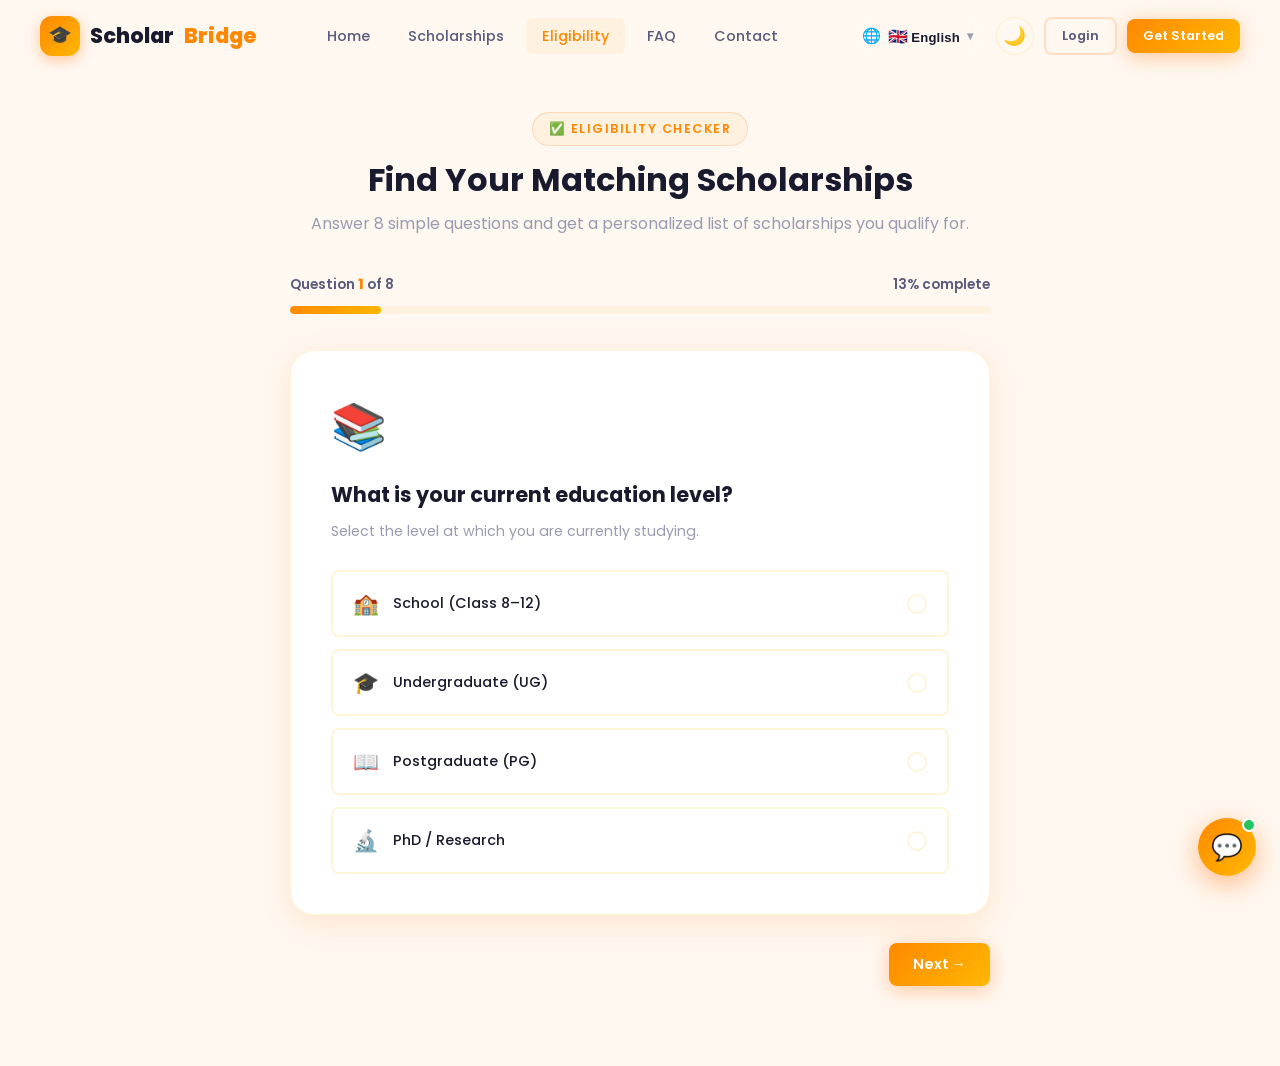
<file: eligibility.html>
<!DOCTYPE html>
<html lang="en">
<head>
  <meta charset="UTF-8" />
  <meta name="viewport" content="width=device-width, initial-scale=1.0" />
  <title>Eligibility Checker — ScholarBridge</title>
  <meta name="description" content="Answer a few questions and find out which scholarships you're eligible for — personalized just for you." />
  <link rel="stylesheet" href="css/style.css" />
  <style>
    body { background: var(--surface-2); }

    .quiz-page { padding: calc(var(--nav-height) + 40px) 0 80px; }

    .quiz-container {
      max-width: 700px;
      margin: 0 auto;
    }

    /* Progress */
    .quiz-progress {
      margin-bottom: 36px;
    }
    .quiz-progress-header {
      display: flex; justify-content: space-between; align-items: center;
      margin-bottom: 10px;
    }
    .quiz-progress-header span { font-size: 0.85rem; font-weight: 600; color: var(--text-secondary); }
    .quiz-progress-header .step-counter { color: var(--primary); font-weight: 800; }

    /* Question Card */
    .question-card {
      background: white;
      border-radius: var(--radius-lg);
      padding: 40px;
      box-shadow: var(--shadow-md);
      border: 1px solid var(--border-light);
      animation: questionIn 0.4s ease;
    }

    @keyframes questionIn {
      from { opacity: 0; transform: translateX(20px); }
      to   { opacity: 1; transform: translateX(0); }
    }

    .question-emoji { font-size: 2.8rem; margin-bottom: 16px; }
    .question-title { font-size: 1.3rem; font-weight: 700; margin-bottom: 8px; }
    .question-sub   { font-size: 0.88rem; color: var(--text-muted); margin-bottom: 28px; }

    /* Options */
    .options-grid { display: grid; gap: 12px; }
    .options-grid.two-col { grid-template-columns: 1fr 1fr; }

    .option-btn {
      display: flex; align-items: center; gap: 14px;
      padding: 16px 20px;
      border: 2px solid var(--border-light);
      border-radius: var(--radius-sm);
      background: white;
      cursor: pointer;
      transition: var(--transition-fast);
      text-align: left;
      font-family: 'Poppins', sans-serif;
      font-size: 0.9rem;
      font-weight: 500;
      color: var(--text-primary);
      width: 100%;
    }
    .option-btn:hover { border-color: var(--primary); background: rgba(255,107,0,0.04); }
    .option-btn.selected { border-color: var(--primary); background: rgba(255,107,0,0.08); color: var(--primary); }
    .option-btn .opt-icon { font-size: 1.3rem; flex-shrink: 0; }
    .option-btn .opt-check { margin-left: auto; width: 20px; height: 20px; border-radius: 50%; border: 2px solid var(--border-light); flex-shrink: 0; display: flex; align-items: center; justify-content: center; transition: var(--transition-fast); }
    .option-btn.selected .opt-check { background: var(--primary); border-color: var(--primary); color: white; font-size: 0.65rem; }

    /* Nav Buttons */
    .quiz-nav {
      display: flex; justify-content: space-between; align-items: center;
      margin-top: 28px;
    }

    /* Results */
    .results-section { animation: questionIn 0.5s ease; }
    .results-header {
      background: var(--gradient-dark);
      border-radius: var(--radius-lg);
      padding: 36px 40px;
      color: white;
      margin-bottom: 28px;
      text-align: center;
    }
    .results-header h2 { color: white; margin-bottom: 8px; }
    .results-header p  { color: rgba(255,255,255,0.7); }
    .results-score { font-size: 4rem; font-weight: 900; background: var(--gradient); -webkit-background-clip: text; -webkit-text-fill-color: transparent; background-clip: text; margin: 12px 0; }

    .result-card {
      background: white;
      border-radius: var(--radius-md);
      padding: 24px;
      border: 1px solid var(--border-light);
      margin-bottom: 14px;
      display: flex; align-items: center; gap: 16px;
      transition: var(--transition);
    }
    .result-card:hover { transform: translateY(-2px); box-shadow: var(--shadow-sm); border-color: var(--primary); }
    .result-card .match-score { padding: 6px 14px; background: rgba(34,197,94,0.12); color: #15803D; border-radius: 50px; font-size: 0.8rem; font-weight: 700; white-space: nowrap; }

    @media (max-width: 600px) {
      .question-card { padding: 28px 24px; }
      .options-grid.two-col { grid-template-columns: 1fr; }
    }
  </style>
</head>
<body>

<div class="page-loader" id="pageLoader">
  <div class="loader-logo text-gradient">🎓 ScholarBridge</div>
  <div class="loader-bar"><div class="loader-bar-fill"></div></div>
</div>
<div class="toast-container"></div>

<!-- Navbar -->
<nav class="navbar scrolled" id="navbar">
  <div class="navbar-inner">
    <a href="index.html" class="navbar-logo"><div class="logo-icon">🎓</div>Scholar<span>Bridge</span></a>
    <ul class="navbar-links">
      <li><a href="index.html">Home</a></li>
      <li><a href="scholarships.html">Scholarships</a></li>
      <li><a href="eligibility.html" class="active">Eligibility</a></li>
      <li><a href="faq.html">FAQ</a></li>
      <li><a href="contact.html">Contact</a></li>
    </ul>
    <div class="navbar-actions">
      <a href="login.html" class="btn btn-ghost btn-sm" id="navLoginBtn">Login</a>
      <a href="register.html" class="btn btn-primary btn-sm">Get Started</a>
      <a href="dashboard.html" class="btn btn-outline btn-sm" id="navDashBtn" style="display:none;">Dashboard</a>
      <button class="btn btn-ghost btn-sm" id="navLogoutBtn" style="display:none;" onclick="logout()">Logout</button>
    </div>
    <button class="nav-mobile-btn" id="navMobileBtn">☰</button>
  </div>
</nav>
<div class="mobile-menu" id="mobileMenu">
  <a href="index.html">🏠 Home</a>
  <a href="scholarships.html">🏅 Scholarships</a>
  <a href="eligibility.html">✅ Eligibility</a>
  <a href="login.html" class="btn btn-outline btn-sm">Login</a>
</div>

<div class="quiz-page">
  <div class="container">
    <div class="quiz-container">

      <!-- Header -->
      <div class="text-center" style="margin-bottom:36px;">
        <div class="tag" style="display:inline-block;background:var(--surface-3);color:var(--primary);font-size:0.78rem;font-weight:600;letter-spacing:1.5px;text-transform:uppercase;padding:6px 16px;border-radius:50px;margin-bottom:14px;border:1px solid var(--border);">✅ Eligibility Checker</div>
        <h1 style="font-size:2rem;margin-bottom:10px;">Find Your Matching Scholarships</h1>
        <p style="color:var(--text-muted);">Answer 8 simple questions and get a personalized list of scholarships you qualify for.</p>
      </div>

      <!-- Quiz Body -->
      <div id="quizBody">

        <!-- Progress -->
        <div class="quiz-progress" id="quizProgress">
          <div class="quiz-progress-header">
            <span>Question <span class="step-counter" id="stepCounter">1</span> of 8</span>
            <span id="progressPercent">12% complete</span>
          </div>
          <div class="progress-bar">
            <div class="progress-fill" id="progressFill" style="width:12.5%;"></div>
          </div>
        </div>

        <!-- Question Card -->
        <div class="question-card" id="questionCard"></div>

        <!-- Navigation -->
        <div class="quiz-nav">
          <button class="btn btn-ghost" id="prevBtn" onclick="prevQuestion()" style="display:none;">← Previous</button>
          <div></div>
          <button class="btn btn-primary" id="nextBtn" onclick="nextQuestion()">Next →</button>
        </div>
      </div>

      <!-- Results (hidden initially) -->
      <div id="resultsSection" class="results-section" style="display:none;"></div>
    </div>
  </div>
</div>

<script src="js/firebase-config.js"></script>
<script src="js/app.js"></script>
<script src="js/language.js"></script>
<script src="js/chatbot.js"></script>
<script>
const questions = [
  {
    id: 'level',
    emoji: '📚',
    title: 'What is your current education level?',
    sub: 'Select the level at which you are currently studying.',
    options: [
      { icon: '🏫', label: 'School (Class 8–12)', value: 'school' },
      { icon: '🎓', label: 'Undergraduate (UG)', value: 'undergraduate' },
      { icon: '📖', label: 'Postgraduate (PG)', value: 'postgraduate' },
      { icon: '🔬', label: 'PhD / Research', value: 'phd' }
    ]
  },
  {
    id: 'gender',
    emoji: '👤',
    title: 'What is your gender?',
    sub: 'Some scholarships are specifically for women students.',
    options: [
      { icon: '👦', label: 'Male', value: 'male' },
      { icon: '👧', label: 'Female', value: 'female' },
      { icon: '🌈', label: 'Other / Prefer not to say', value: 'other' }
    ],
    cols: 3
  },
  {
    id: 'category',
    emoji: '📋',
    title: 'What is your caste / reservation category?',
    sub: 'Many scholarships are reserved for specific categories.',
    options: [
      { icon: '⚪', label: 'General / EWS', value: 'general' },
      { icon: '🟡', label: 'OBC', value: 'obc' },
      { icon: '🔵', label: 'SC (Scheduled Caste)', value: 'sc' },
      { icon: '🟢', label: 'ST (Scheduled Tribe)', value: 'st' }
    ],
    cols: 2
  },
  {
    id: 'income',
    emoji: '💰',
    title: 'What is your family\'s annual income?',
    sub: 'Most need-based scholarships have income limits.',
    options: [
      { icon: '💵', label: 'Below ₹1 LPA', value: 'below_1' },
      { icon: '💵', label: '₹1 – 2.5 LPA', value: '1_25' },
      { icon: '💵', label: '₹2.5 – 6 LPA', value: '25_6' },
      { icon: '💵', label: 'Above ₹6 LPA', value: 'above_6' }
    ],
    cols: 2
  },
  {
    id: 'percentage',
    emoji: '📊',
    title: 'What was your last exam percentage / CGPA?',
    sub: 'Merit-based scholarships require a minimum percentage.',
    options: [
      { icon: '⭐', label: 'Above 90%', value: 'above_90' },
      { icon: '🌟', label: '80% – 90%', value: '80_90' },
      { icon: '✨', label: '70% – 80%', value: '70_80' },
      { icon: '📈', label: 'Below 70%', value: 'below_70' }
    ],
    cols: 2
  },
  {
    id: 'stream',
    emoji: '🎯',
    title: 'Which stream / field are you studying?',
    sub: 'Some scholarships target specific academic disciplines.',
    options: [
      { icon: '🔬', label: 'Science / Technology', value: 'science' },
      { icon: '🏗️', label: 'Engineering / Tech (B.Tech)', value: 'engineering' },
      { icon: '⚕️', label: 'Medical / Health Sciences', value: 'medical' },
      { icon: '📈', label: 'Commerce / Management', value: 'commerce' },
      { icon: '📜', label: 'Arts / Humanities', value: 'arts' },
      { icon: '⚖️', label: 'Law', value: 'law' }
    ]
  },
  {
    id: 'state',
    emoji: '🗺️',
    title: 'Which region are you from?',
    sub: 'Regional scholarships are available for specific states.',
    options: [
      { icon: '🌄', label: 'North-East India', value: 'northeast' },
      { icon: '🏔️', label: 'J&K / Ladakh / Himachal', value: 'north' },
      { icon: '🌾', label: 'Central India (MP, CG, UP)', value: 'central' },
      { icon: '🌊', label: 'South India', value: 'south' },
      { icon: '🏙️', label: 'West India', value: 'west' },
      { icon: '🌿', label: 'East India', value: 'east' }
    ]
  },
  {
    id: 'disability',
    emoji: '♿',
    title: 'Do you have any disability?',
    sub: 'Special scholarships exist for differently-abled students.',
    options: [
      { icon: '✅', label: 'Yes, I have a disability certificate', value: 'yes' },
      { icon: '❌', label: 'No', value: 'no' }
    ],
    cols: 2
  }
];

let currentQ = 0;
let answers  = {};

function renderQuestion(index) {
  const q = questions[index];
  const card = document.getElementById('questionCard');

  const colsClass = q.cols === 2 ? 'two-col' : q.cols === 3 ? 'two-col' : '';
  const gridStyle = q.cols === 3 ? 'grid-template-columns:repeat(3,1fr)' : '';

  card.innerHTML = `
    <div class="question-emoji">${q.emoji}</div>
    <div class="question-title">${q.title}</div>
    <div class="question-sub">${q.sub}</div>
    <div class="options-grid ${colsClass}" style="${gridStyle}">
      ${q.options.map(opt => `
        <button class="option-btn ${answers[q.id] === opt.value ? 'selected' : ''}"
                onclick="selectOption('${q.id}', '${opt.value}', this)">
          <span class="opt-icon">${opt.icon}</span>
          <span>${opt.label}</span>
          <span class="opt-check">${answers[q.id] === opt.value ? '✓' : ''}</span>
        </button>`).join('')}
    </div>`;

  // Progress
  const step = index + 1;
  const pct  = Math.round((step / questions.length) * 100);
  document.getElementById('stepCounter').textContent = step;
  document.getElementById('progressPercent').textContent = `${pct}% complete`;
  document.getElementById('progressFill').style.width = `${pct}%`;

  // Buttons
  document.getElementById('prevBtn').style.display = index > 0 ? 'inline-flex' : 'none';
  document.getElementById('nextBtn').textContent = index === questions.length - 1 ? 'Get Results 🎯' : 'Next →';
}

function selectOption(qId, val, btn) {
  answers[qId] = val;
  btn.closest('.options-grid').querySelectorAll('.option-btn').forEach(b => {
    b.classList.remove('selected');
    b.querySelector('.opt-check').textContent = '';
  });
  btn.classList.add('selected');
  btn.querySelector('.opt-check').textContent = '✓';

  // Auto-advance after short delay
  if (currentQ < questions.length - 1) {
    setTimeout(() => nextQuestion(), 500);
  }
}

function nextQuestion() {
  if (!answers[questions[currentQ].id]) {
    showToast('Please select an option to continue', 'warning');
    return;
  }
  if (currentQ < questions.length - 1) {
    currentQ++;
    renderQuestion(currentQ);
  } else {
    showResults();
  }
}

function prevQuestion() {
  if (currentQ > 0) {
    currentQ--;
    renderQuestion(currentQ);
  }
}

function showResults() {
  document.getElementById('quizBody').style.display = 'none';
  const results = document.getElementById('resultsSection');
  results.style.display = 'block';

  // Match scholarships based on answers
  let matched = AppState.scholarships.filter(s => {
    const levelMatch = !answers.level || s.level.includes(answers.level);
    const genderMatch = answers.gender !== 'female' || s.category === 'Girls' || s.category !== 'Girls';
    return levelMatch && genderMatch;
  });

  const matchScores = {
    above_90: 100, '80_90': 90, '70_80': 75, below_70: 60
  };
  const matchPct = matchScores[answers.percentage] || 80;

  results.innerHTML = `
    <div class="results-header">
      <div style="font-size:1.5rem;margin-bottom:6px;">🎉 Results Ready!</div>
      <div class="results-score">${matched.length}</div>
      <h2>Scholarships Match Your Profile</h2>
      <p>Based on your answers, here are the scholarships you're most likely to qualify for.</p>
    </div>

    <div style="margin-bottom:24px;">
      <h3 style="margin-bottom:16px;">✅ Your Matching Scholarships</h3>
      ${matched.map((s, i) => `
      <div class="result-card fade-in" style="transition-delay:${i * 0.08}s;">
        <div style="font-size:1.8rem;width:50px;height:50px;border-radius:14px;background:${s.orgColor}22;display:flex;align-items:center;justify-content:center;flex-shrink:0;">${s.orgEmoji}</div>
        <div style="flex:1;">
          <div style="font-weight:700;margin-bottom:4px;">${s.title}</div>
          <div style="font-size:0.8rem;color:var(--text-muted);margin-bottom:6px;">${s.organization}</div>
          <div style="font-weight:800;background:var(--gradient);-webkit-background-clip:text;-webkit-text-fill-color:transparent;background-clip:text;">${s.amountDisplay}</div>
        </div>
        <div style="display:flex;flex-direction:column;align-items:flex-end;gap:8px;flex-shrink:0;">
          <span class="match-score">~${Math.min(matchPct + Math.floor(Math.random() * 15), 98)}% match</span>
          <button class="btn btn-primary btn-sm" onclick="applyScholarship('${s.id}')">Apply →</button>
        </div>
      </div>`).join('')}
    </div>

    <div style="text-align:center;padding:28px;background:white;border-radius:var(--radius-md);border:1px solid var(--border-light);">
      <p style="margin-bottom:16px;">Want to explore even more options?</p>
      <div style="display:flex;gap:12px;justify-content:center;flex-wrap:wrap;">
        <a href="scholarships.html" class="btn btn-primary">Browse All Scholarships</a>
        <button class="btn btn-outline" onclick="restartQuiz()">Retake Quiz</button>
      </div>
    </div>`;

  initScrollAnimations();
  window.scrollTo({ top: 0, behavior: 'smooth' });
}

function restartQuiz() {
  currentQ = 0;
  answers = {};
  document.getElementById('resultsSection').style.display = 'none';
  document.getElementById('quizBody').style.display = 'block';
  renderQuestion(0);
}

// Init
renderQuestion(0);
</script>
</body>
</html>
</file>
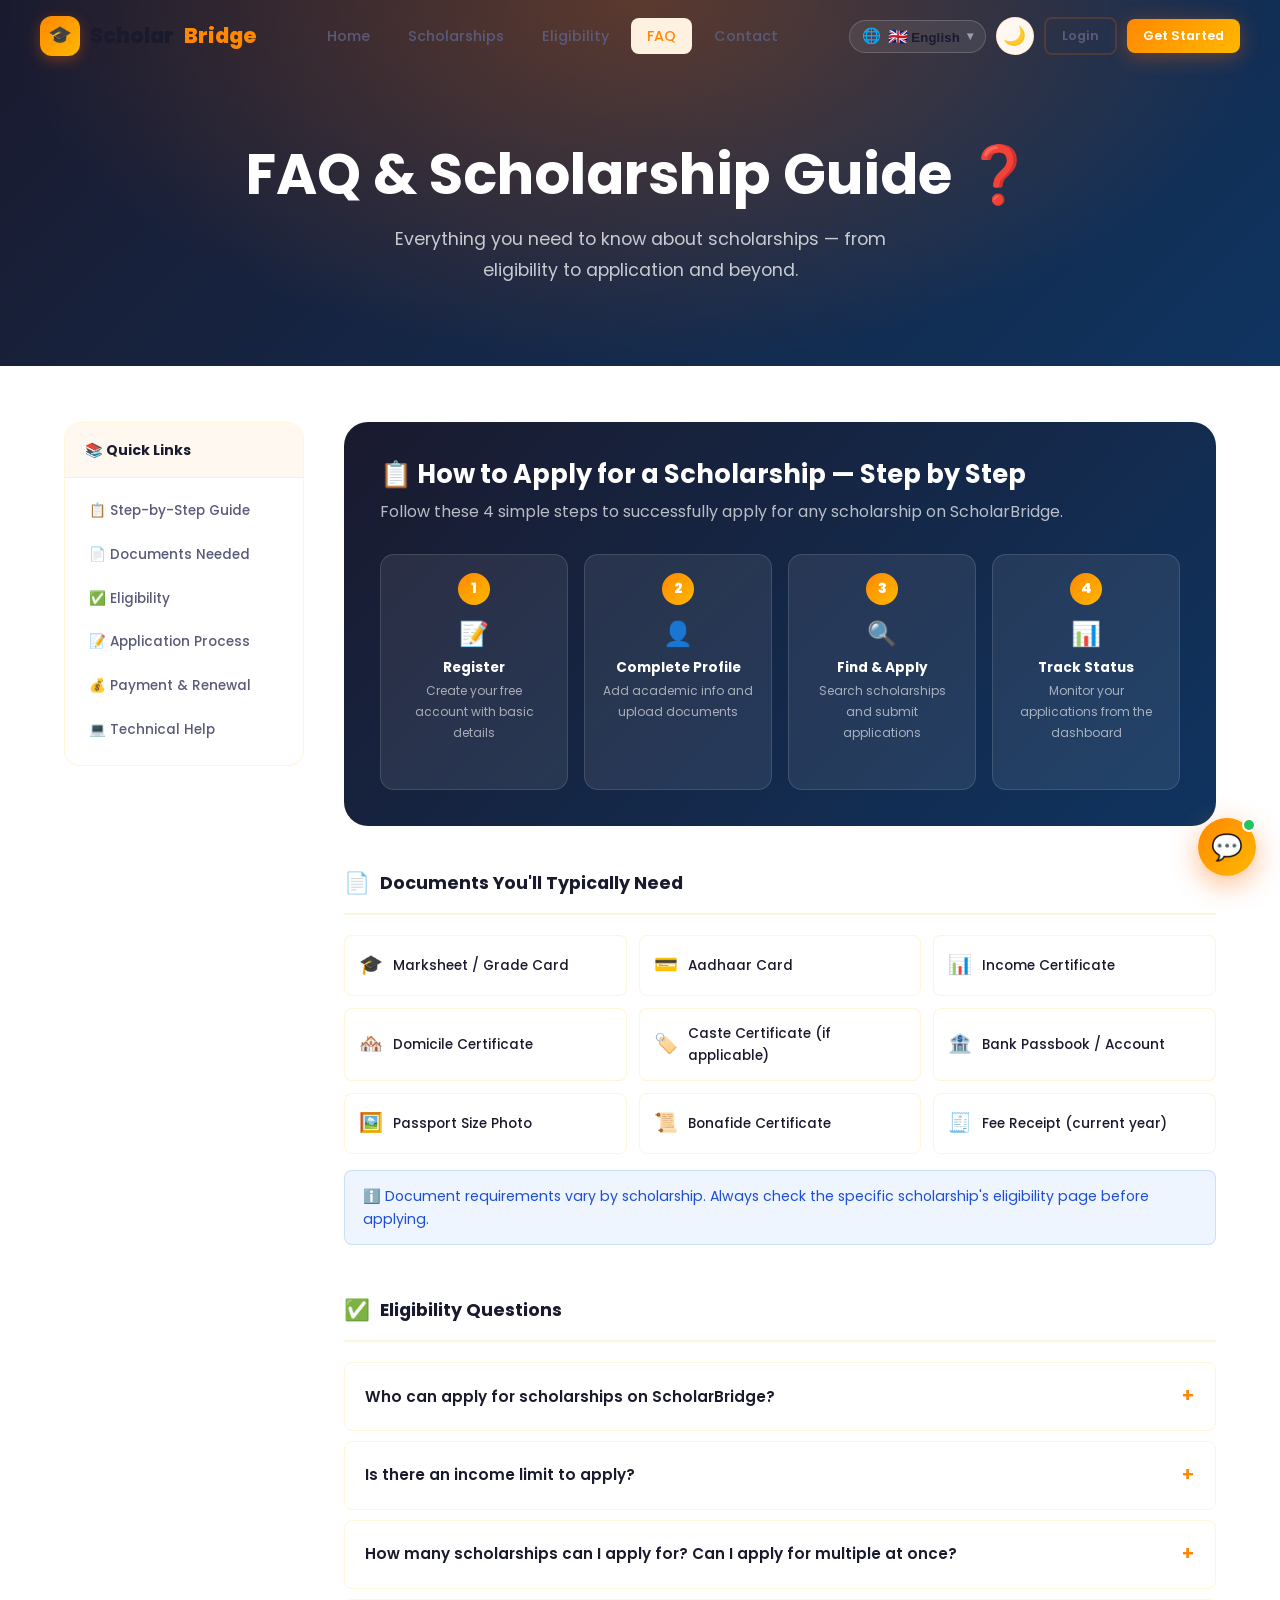
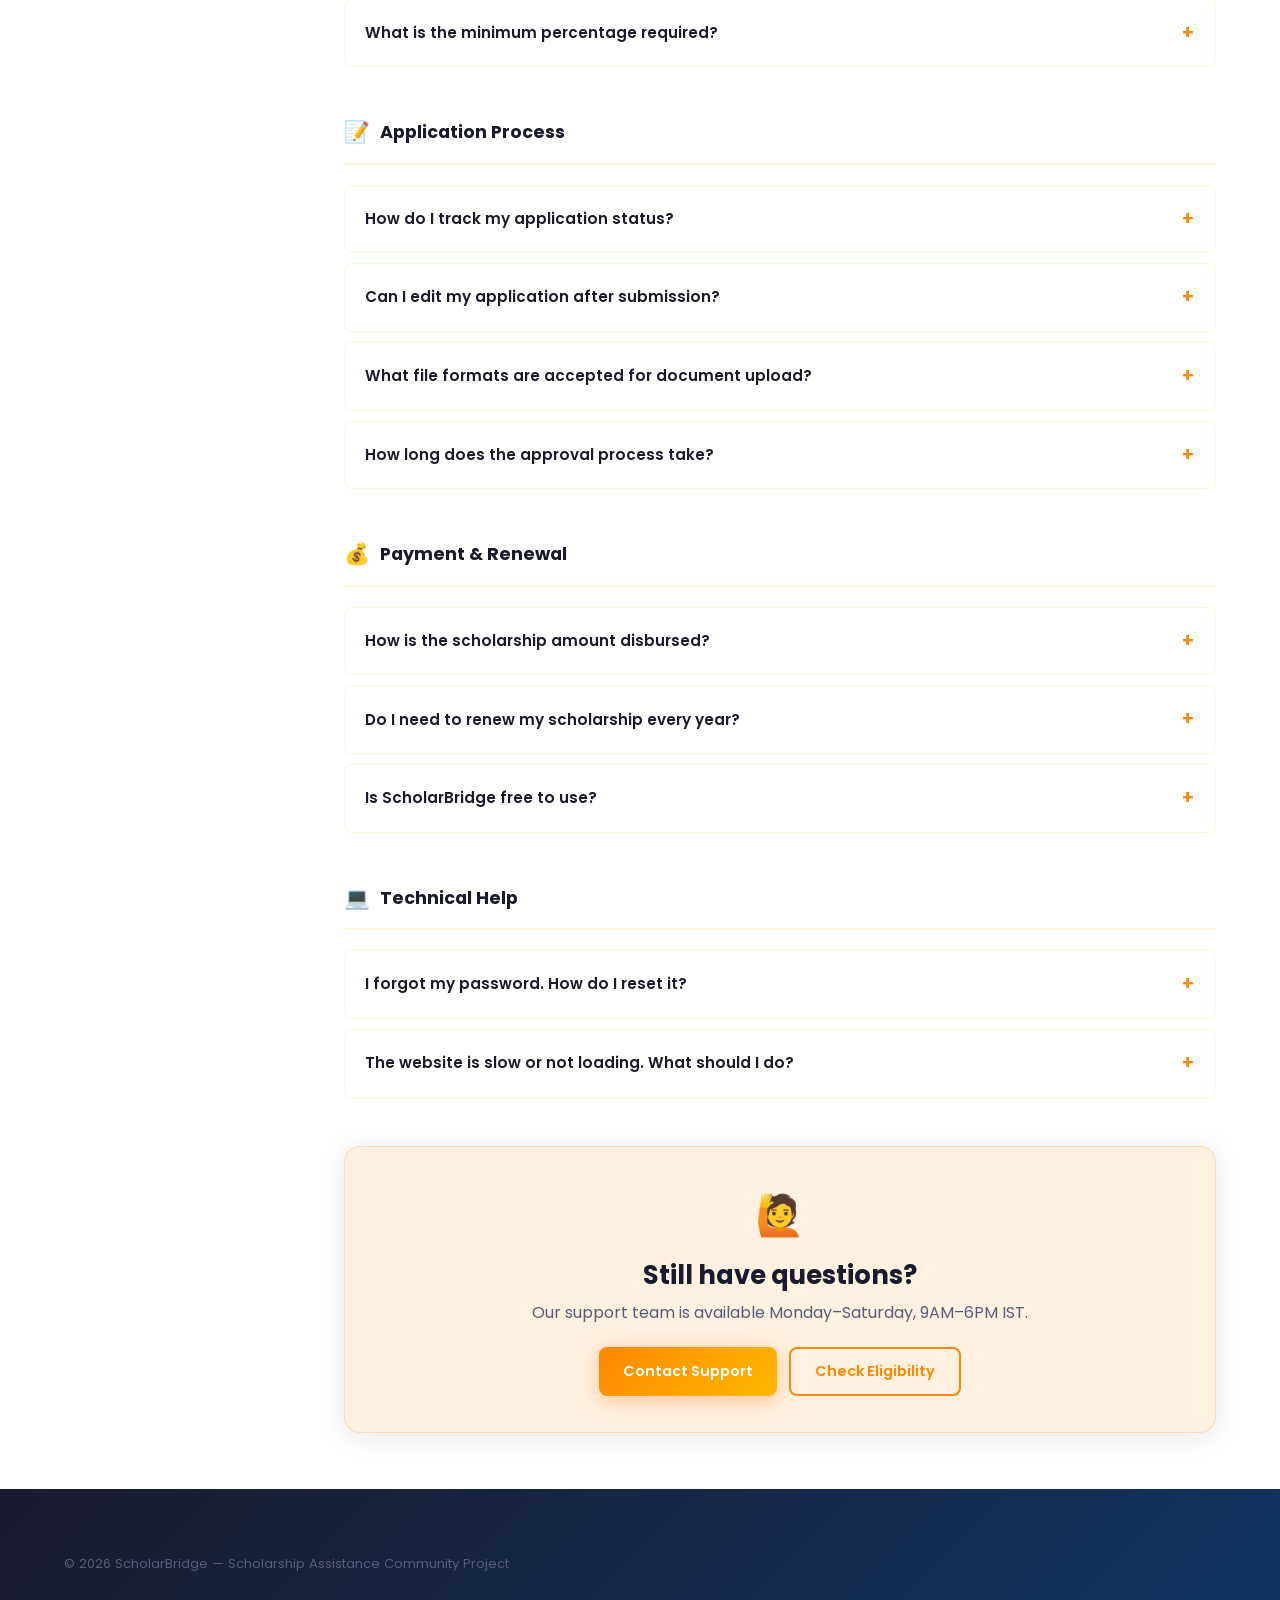
<file: faq.html>
<!DOCTYPE html>
<html lang="en">
<head>
  <meta charset="UTF-8" />
  <meta name="viewport" content="width=device-width, initial-scale=1.0" />
  <title>FAQ & Guidance — ScholarBridge</title>
  <meta name="description" content="Get answers to all your questions about scholarship applications, eligibility, documents, and the ScholarBridge platform." />
  <link rel="stylesheet" href="css/style.css" />
  <style>
    .faq-layout {
      display: grid;
      grid-template-columns: 240px 1fr;
      gap: 40px;
      padding: 56px 0;
    }

    .faq-nav {
      position: sticky;
      top: calc(var(--nav-height) + 20px);
      align-self: start;
      background: white;
      border-radius: var(--radius-md);
      border: 1px solid var(--border-light);
      overflow: hidden;
    }

    .faq-nav-header { padding: 16px 20px; background: var(--surface-2); border-bottom: 1px solid var(--border-light); font-weight: 700; font-size: 0.88rem; }

    .faq-nav-links { padding: 12px; }
    .faq-nav-links a {
      display: flex; align-items: center; gap: 8px;
      padding: 10px 12px; border-radius: var(--radius-sm);
      font-size: 0.85rem; font-weight: 500; color: var(--text-secondary);
      transition: var(--transition-fast);
      margin-bottom: 2px;
    }
    .faq-nav-links a:hover, .faq-nav-links a.active { color: var(--primary); background: var(--surface-3); }

    .faq-section { margin-bottom: 48px; }
    .faq-section-title {
      display: flex; align-items: center; gap: 10px;
      margin-bottom: 20px; padding-bottom: 14px;
      border-bottom: 2px solid var(--border-light);
    }
    .faq-section-title h3 { font-size: 1.1rem; }
    .faq-section-title .icon { font-size: 1.3rem; }

    /* Steps Guide */
    .guide-card {
      background: var(--gradient-dark);
      border-radius: var(--radius-lg);
      padding: 36px;
      color: white;
      margin-bottom: 40px;
    }
    .guide-card h3 { color: white; margin-bottom: 8px; }
    .guide-card p  { color: rgba(255,255,255,0.7); margin-bottom: 28px; }
    .guide-steps-grid { display: grid; grid-template-columns: repeat(4, 1fr); gap: 16px; }
    .guide-step {
      background: rgba(255,255,255,0.08);
      border: 1px solid rgba(255,255,255,0.12);
      border-radius: 14px;
      padding: 18px;
      text-align: center;
    }
    .guide-step .g-num { width: 32px; height: 32px; border-radius: 50%; background: var(--gradient); display: flex; align-items: center; justify-content: center; font-weight: 800; font-size: 0.9rem; color: white; margin: 0 auto 10px; }
    .guide-step .g-icon { font-size: 1.5rem; margin-bottom: 6px; }
    .guide-step h5 { color: white; font-size: 0.85rem; margin-bottom: 4px; }
    .guide-step p  { color: rgba(255,255,255,0.6); font-size: 0.75rem; }

    /* Document checklist */
    .doc-grid { display: grid; grid-template-columns: repeat(3, 1fr); gap: 12px; }
    .doc-item { display: flex; align-items: center; gap: 10px; padding: 14px; background: white; border-radius: var(--radius-sm); border: 1px solid var(--border-light); font-size: 0.85rem; font-weight: 500; }
    .doc-item .doc-icon { font-size: 1.2rem; }

    @media (max-width: 1024px) {
      .faq-layout { grid-template-columns: 1fr; }
      .faq-nav { position: static; }
      .guide-steps-grid { grid-template-columns: repeat(2, 1fr); }
      .doc-grid { grid-template-columns: repeat(2, 1fr); }
    }
    @media (max-width: 600px) {
      .guide-steps-grid { grid-template-columns: 1fr 1fr; }
      .doc-grid { grid-template-columns: 1fr; }
    }
  </style>
</head>
<body>

<div class="page-loader" id="pageLoader">
  <div class="loader-logo text-gradient">🎓 ScholarBridge</div>
  <div class="loader-bar"><div class="loader-bar-fill"></div></div>
</div>
<div class="toast-container"></div>

<!-- Navbar -->
<nav class="navbar scrolled" id="navbar">
  <div class="navbar-inner">
    <a href="index.html" class="navbar-logo"><div class="logo-icon">🎓</div>Scholar<span>Bridge</span></a>
    <ul class="navbar-links">
      <li><a href="index.html">Home</a></li>
      <li><a href="scholarships.html">Scholarships</a></li>
      <li><a href="eligibility.html">Eligibility</a></li>
      <li><a href="faq.html" class="active">FAQ</a></li>
      <li><a href="contact.html">Contact</a></li>
    </ul>
    <div class="navbar-actions">
      <a href="login.html" class="btn btn-ghost btn-sm" id="navLoginBtn">Login</a>
      <a href="register.html" class="btn btn-primary btn-sm">Get Started</a>
      <a href="dashboard.html" class="btn btn-outline btn-sm" id="navDashBtn" style="display:none;">Dashboard</a>
      <button class="btn btn-ghost btn-sm" id="navLogoutBtn" style="display:none;" onclick="logout()">Logout</button>
    </div>
    <button class="nav-mobile-btn" id="navMobileBtn">☰</button>
  </div>
</nav>
<div class="mobile-menu" id="mobileMenu">
  <a href="index.html">🏠 Home</a>
  <a href="scholarships.html">🏅 Scholarships</a>
  <a href="faq.html">❓ FAQ</a>
  <a href="contact.html">📞 Contact</a>
  <a href="login.html" class="btn btn-outline btn-sm">Login</a>
</div>

<!-- Hero -->
<div class="page-hero">
  <div class="container">
    <h1>FAQ & Scholarship Guide ❓</h1>
    <p>Everything you need to know about scholarships — from eligibility to application and beyond.</p>
  </div>
</div>

<div class="container">
  <div class="faq-layout">

    <!-- Sidebar Nav -->
    <div class="faq-nav">
      <div class="faq-nav-header">📚 Quick Links</div>
      <div class="faq-nav-links">
        <a href="#guide" class="active">📋 Step-by-Step Guide</a>
        <a href="#documents">📄 Documents Needed</a>
        <a href="#eligibility-faq">✅ Eligibility</a>
        <a href="#application-faq">📝 Application Process</a>
        <a href="#payment-faq">💰 Payment & Renewal</a>
        <a href="#tech-faq">💻 Technical Help</a>
      </div>
    </div>

    <!-- Content -->
    <div>

      <!-- Guide -->
      <div id="guide" class="guide-card fade-in">
        <h3>📋 How to Apply for a Scholarship — Step by Step</h3>
        <p>Follow these 4 simple steps to successfully apply for any scholarship on ScholarBridge.</p>
        <div class="guide-steps-grid">
          <div class="guide-step">
            <div class="g-num">1</div>
            <div class="g-icon">📝</div>
            <h5>Register</h5>
            <p>Create your free account with basic details</p>
          </div>
          <div class="guide-step">
            <div class="g-num">2</div>
            <div class="g-icon">👤</div>
            <h5>Complete Profile</h5>
            <p>Add academic info and upload documents</p>
          </div>
          <div class="guide-step">
            <div class="g-num">3</div>
            <div class="g-icon">🔍</div>
            <h5>Find & Apply</h5>
            <p>Search scholarships and submit applications</p>
          </div>
          <div class="guide-step">
            <div class="g-num">4</div>
            <div class="g-icon">📊</div>
            <h5>Track Status</h5>
            <p>Monitor your applications from the dashboard</p>
          </div>
        </div>
      </div>

      <!-- Documents -->
      <div class="faq-section fade-in" id="documents">
        <div class="faq-section-title">
          <span class="icon">📄</span>
          <h3>Documents You'll Typically Need</h3>
        </div>
        <div class="doc-grid">
          <div class="doc-item"><span class="doc-icon">🎓</span> Marksheet / Grade Card</div>
          <div class="doc-item"><span class="doc-icon">💳</span> Aadhaar Card</div>
          <div class="doc-item"><span class="doc-icon">📊</span> Income Certificate</div>
          <div class="doc-item"><span class="doc-icon">🏘️</span> Domicile Certificate</div>
          <div class="doc-item"><span class="doc-icon">🏷️</span> Caste Certificate (if applicable)</div>
          <div class="doc-item"><span class="doc-icon">🏦</span> Bank Passbook / Account</div>
          <div class="doc-item"><span class="doc-icon">🖼️</span> Passport Size Photo</div>
          <div class="doc-item"><span class="doc-icon">📜</span> Bonafide Certificate</div>
          <div class="doc-item"><span class="doc-icon">🧾</span> Fee Receipt (current year)</div>
        </div>
        <div class="alert alert-info" style="margin-top:16px;">
          ℹ️ Document requirements vary by scholarship. Always check the specific scholarship's eligibility page before applying.
        </div>
      </div>

      <!-- Eligibility FAQ -->
      <div class="faq-section fade-in" id="eligibility-faq">
        <div class="faq-section-title">
          <span class="icon">✅</span>
          <h3>Eligibility Questions</h3>
        </div>
        <div class="faq-item">
          <div class="faq-question">Who can apply for scholarships on ScholarBridge? <span class="faq-icon">+</span></div>
          <div class="faq-answer"><p>Any Indian student studying from Class 8 to PhD level can register and apply. We have scholarships for students from all categories — General, OBC, SC, ST — and special scholarships for girls, students with disabilities, and students from economically weaker sections.</p></div>
        </div>
        <div class="faq-item">
          <div class="faq-question">Is there an income limit to apply? <span class="faq-icon">+</span></div>
          <div class="faq-answer"><p>Income limits vary by scholarship. Most government scholarships have income criteria ranging from ₹1 LPA to ₹8 LPA. Some merit-based scholarships have no income limit. Use our Eligibility Checker to find scholarships that match your family income.</p></div>
        </div>
        <div class="faq-item">
          <div class="faq-question">How many scholarships can I apply for? Can I apply for multiple at once? <span class="faq-icon">+</span></div>
          <div class="faq-answer"><p>You can apply for <strong>up to 5 scholarships only</strong> on ScholarBridge. This 5-scholarship quota helps students focus on their best-matched opportunities and ensures fair review by awarding institutions. You can track your remaining application slots in real-time on your <a href="dashboard.html" style="color:var(--primary);text-decoration:underline;">Dashboard</a>.</p></div>
        </div>
        <div class="faq-item">
          <div class="faq-question">What is the minimum percentage required? <span class="faq-icon">+</span></div>
          <div class="faq-answer"><p>The minimum percentage varies: Merit-based scholarships typically require 75–85%. Need-based scholarships may only require a passing grade. Some like INSPIRE require top 1% in board exams. Check each scholarship's specific criteria.</p></div>
        </div>
      </div>

      <!-- Application FAQ -->
      <div class="faq-section fade-in" id="application-faq">
        <div class="faq-section-title">
          <span class="icon">📝</span>
          <h3>Application Process</h3>
        </div>
        <div class="faq-item">
          <div class="faq-question">How do I track my application status? <span class="faq-icon">+</span></div>
          <div class="faq-answer"><p>Log in to your ScholarBridge account and visit the Dashboard. Under "My Applications," you can see the real-time status of each application: Pending → Under Review → Approved or Rejected. You'll also receive notifications for status updates.</p></div>
        </div>
        <div class="faq-item">
          <div class="faq-question">Can I edit my application after submission? <span class="faq-icon">+</span></div>
          <div class="faq-answer"><p>You cannot edit a submitted application for most scholarships. If you need to make corrections, contact our support team immediately via the Contact page. If the scholarship is still in "Pending" status, we may be able to assist.</p></div>
        </div>
        <div class="faq-item">
          <div class="faq-question">What file formats are accepted for document upload? <span class="faq-icon">+</span></div>
          <div class="faq-answer"><p>We accept PDF, JPG, and PNG files. Each file must be under 5MB. Make sure documents are clearly scanned/photographed and all text is legible. Low-quality documents may lead to application rejection.</p></div>
        </div>
        <div class="faq-item">
          <div class="faq-question">How long does the approval process take? <span class="faq-icon">+</span></div>
          <div class="faq-answer"><p>Processing times vary: Government scholarships typically take 2–3 months. Private scholarships may take 3–6 weeks. You can track your status in the Dashboard. Contact support if there's no update for more than 90 days.</p></div>
        </div>
      </div>

      <!-- Payment FAQ -->
      <div class="faq-section fade-in" id="payment-faq">
        <div class="faq-section-title">
          <span class="icon">💰</span>
          <h3>Payment & Renewal</h3>
        </div>
        <div class="faq-item">
          <div class="faq-question">How is the scholarship amount disbursed? <span class="faq-icon">+</span></div>
          <div class="faq-answer"><p>Most scholarships are disbursed directly to your registered bank account via Direct Benefit Transfer (DBT). Some are paid to your educational institution directly. Always ensure your bank account is linked to your Aadhaar.</p></div>
        </div>
        <div class="faq-item">
          <div class="faq-question">Do I need to renew my scholarship every year? <span class="faq-icon">+</span></div>
          <div class="faq-answer"><p>Yes, most multi-year scholarships require annual renewal. You need to submit proof of enrollment, updated marksheets, and confirm your income details each year. We'll send you renewal reminders 60 days before the deadline.</p></div>
        </div>
        <div class="faq-item">
          <div class="faq-question">Is ScholarBridge free to use? <span class="faq-icon">+</span></div>
          <div class="faq-answer"><p>Absolutely! ScholarBridge is 100% free for students. We charge no registration fees, no application fees, and no commission. Our mission is to ensure every deserving student gets access to financial support for education.</p></div>
        </div>
      </div>

      <!-- Technical FAQ -->
      <div class="faq-section fade-in" id="tech-faq">
        <div class="faq-section-title">
          <span class="icon">💻</span>
          <h3>Technical Help</h3>
        </div>
        <div class="faq-item">
          <div class="faq-question">I forgot my password. How do I reset it? <span class="faq-icon">+</span></div>
          <div class="faq-answer"><p>Click on "Forgot Password" on the login page and enter your registered email address. You'll receive a password reset link within a few minutes. If you don't receive it, check your spam folder or contact our support team.</p></div>
        </div>
        <div class="faq-item">
          <div class="faq-question">The website is slow or not loading. What should I do? <span class="faq-icon">+</span></div>
          <div class="faq-answer"><p>Try refreshing the page (Ctrl+R / Cmd+R), clearing your browser cache, or using a different browser (Chrome or Firefox recommended). If problems persist, check our status page or contact support.</p></div>
        </div>
      </div>

      <!-- CTA -->
      <div class="card" style="padding:36px;text-align:center;background:var(--surface-3);border:1px solid var(--border);" id="contact-cta">
        <div style="font-size:2.5rem;margin-bottom:12px;">🙋</div>
        <h3 style="margin-bottom:8px;">Still have questions?</h3>
        <p style="margin-bottom:20px;">Our support team is available Monday–Saturday, 9AM–6PM IST.</p>
        <div style="display:flex;gap:12px;justify-content:center;flex-wrap:wrap;">
          <a href="contact.html" class="btn btn-primary">Contact Support</a>
          <a href="eligibility.html" class="btn btn-outline">Check Eligibility</a>
        </div>
      </div>
    </div>
  </div>
</div>

<!-- Footer -->
<footer class="footer" style="margin-top:0;">
  <div class="container">
    <div class="footer-bottom" style="border-top:none;padding-top:0;">
      <p>© 2026 ScholarBridge — Scholarship Assistance Community Project</p>
    </div>
  </div>
</footer>

<script src="js/firebase-config.js"></script>
<script src="js/app.js"></script>
<script src="js/language.js"></script>
<script src="js/chatbot.js"></script>
<script>
  // Highlight active sidebar link on scroll
  const sections = document.querySelectorAll('[id]');
  const navLinks = document.querySelectorAll('.faq-nav-links a');

  window.addEventListener('scroll', () => {
    let current = '';
    sections.forEach(s => {
      if (window.scrollY >= s.offsetTop - 100) current = s.id;
    });
    navLinks.forEach(a => {
      a.classList.toggle('active', a.getAttribute('href') === `#${current}`);
    });
  }, { passive: true });
</script>
</body>
</html>
</file>
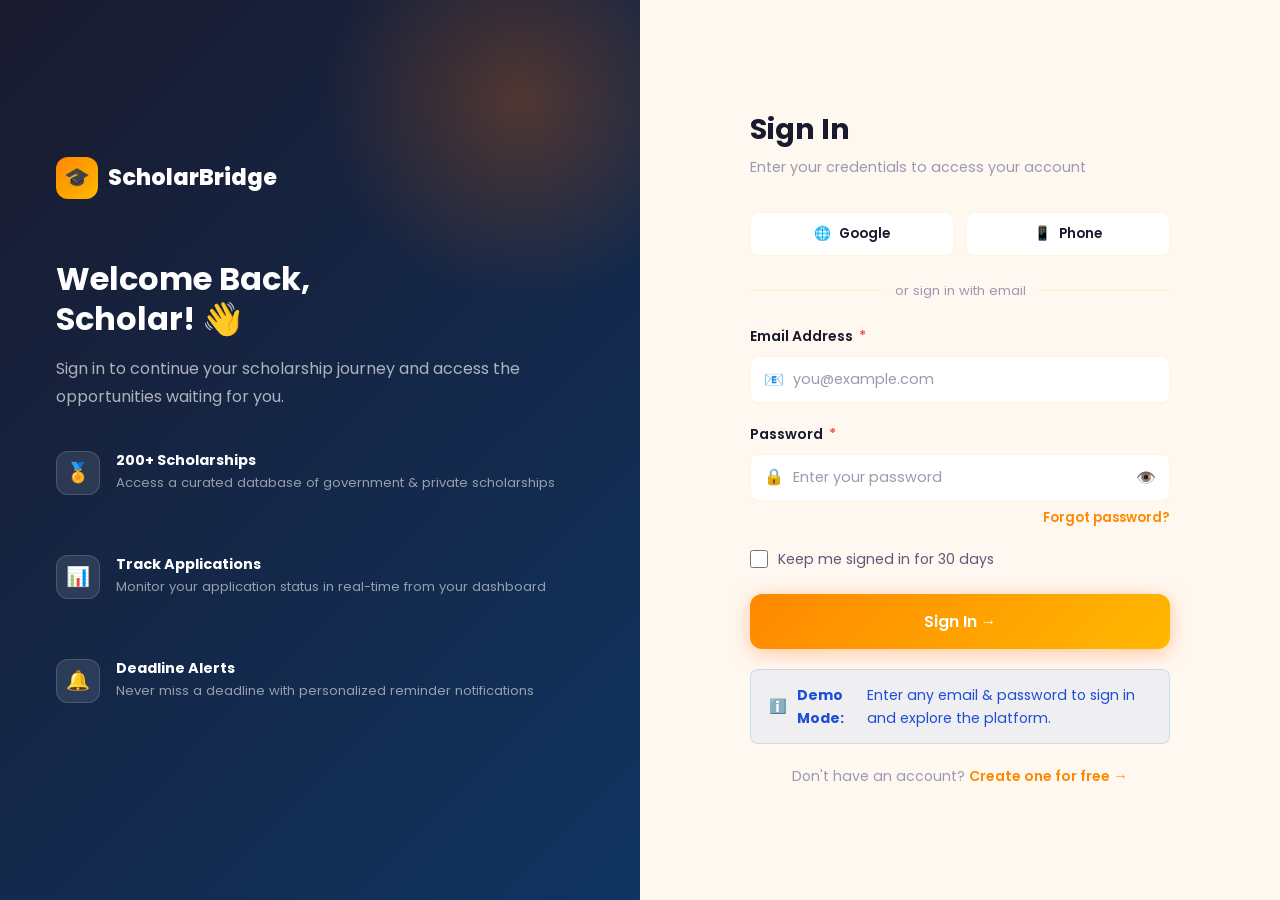
<file: login.html>
<!DOCTYPE html>
<html lang="en">
<head>
  <meta charset="UTF-8" />
  <meta name="viewport" content="width=device-width, initial-scale=1.0" />
  <title>Login — ScholarBridge</title>
  <meta name="description" content="Sign in to your ScholarBridge account to access scholarships, track applications, and more." />
  <link rel="stylesheet" href="css/style.css" />
  <style>
    body { background: var(--surface-2); }

    .auth-page {
      min-height: 100vh;
      display: grid;
      grid-template-columns: 1fr 1fr;
    }

    /* Left Panel */
    .auth-left {
      background: var(--gradient-dark);
      display: flex;
      flex-direction: column;
      justify-content: center;
      padding: 60px 56px;
      position: relative;
      overflow: hidden;
    }

    .auth-left::before {
      content: '';
      position: absolute;
      width: 400px; height: 400px;
      border-radius: 50%;
      background: radial-gradient(circle, rgba(255,107,0,0.25) 0%, transparent 70%);
      top: -100px; right: -80px;
    }

    .auth-left .logo { display: flex; align-items: center; gap: 10px; color: white; font-weight: 800; font-size: 1.4rem; margin-bottom: 60px; position: relative; z-index: 1; }
    .auth-left .logo .logo-icon { width: 42px; height: 42px; border-radius: 12px; background: var(--gradient); display: flex; align-items: center; justify-content: center; font-size: 1.3rem; }

    .auth-left-content { position: relative; z-index: 1; }
    .auth-left-content h2 { color: white; font-size: 2rem; margin-bottom: 16px; }
    .auth-left-content p  { color: rgba(255,255,255,0.65); margin-bottom: 40px; }

    .auth-features { display: flex; flex-direction: column; gap: 20px; }
    .auth-feature {
      display: flex;
      align-items: flex-start;
      gap: 16px;
    }
    .auth-feature .feature-icon {
      width: 44px; height: 44px; border-radius: 12px;
      background: rgba(255,255,255,0.1);
      border: 1px solid rgba(255,255,255,0.15);
      display: flex; align-items: center; justify-content: center;
      font-size: 1.2rem; flex-shrink: 0;
    }
    .auth-feature-info h5 { color: white; font-size: 0.9rem; margin-bottom: 3px; }
    .auth-feature-info p  { color: rgba(255,255,255,0.55); font-size: 0.82rem; }

    /* Right Panel */
    .auth-right {
      display: flex;
      align-items: center;
      justify-content: center;
      padding: 40px 56px;
      overflow-y: auto;
    }

    .auth-form-wrap { width: 100%; max-width: 420px; }

    .auth-form-wrap .form-title { font-size: 1.8rem; margin-bottom: 8px; }
    .auth-form-wrap .form-subtitle { color: var(--text-muted); font-size: 0.9rem; margin-bottom: 32px; }

    .social-login {
      display: grid;
      grid-template-columns: 1fr 1fr;
      gap: 12px;
      margin-bottom: 24px;
    }

    .social-btn {
      display: flex; align-items: center; justify-content: center; gap: 8px;
      padding: 11px 16px;
      border: 1.5px solid var(--border-light);
      border-radius: var(--radius-sm);
      background: white;
      font-family: 'Poppins', sans-serif;
      font-size: 0.85rem; font-weight: 600;
      cursor: pointer; transition: var(--transition-fast);
      color: var(--text-primary);
    }
    .social-btn:hover { border-color: var(--primary); background: var(--surface-3); }

    .divider {
      display: flex; align-items: center; gap: 12px;
      color: var(--text-muted); font-size: 0.82rem;
      margin-bottom: 24px;
    }
    .divider::before, .divider::after {
      content: '';
      flex: 1; height: 1px;
      background: var(--border-light);
    }

    .forgot-link {
      font-size: 0.82rem;
      color: var(--primary);
      font-weight: 600;
      cursor: pointer;
      margin-left: auto;
      display: block;
      text-align: right;
      margin-top: -14px;
      margin-bottom: 20px;
    }
    .forgot-link:hover { text-decoration: underline; }

    .auth-footer-text {
      text-align: center;
      font-size: 0.88rem;
      color: var(--text-muted);
      margin-top: 20px;
    }
    .auth-footer-text a { color: var(--primary); font-weight: 600; }
    .auth-footer-text a:hover { text-decoration: underline; }

    .error-msg {
      background: rgba(239,68,68,0.08);
      border: 1px solid rgba(239,68,68,0.2);
      color: #B91C1C;
      border-radius: var(--radius-sm);
      padding: 12px 16px;
      font-size: 0.85rem;
      margin-bottom: 16px;
      display: none;
    }

    @media (max-width: 768px) {
      .auth-page { grid-template-columns: 1fr; }
      .auth-left { display: none; }
      .auth-right { padding: 40px 24px; min-height: 100vh; }
    }
  </style>
</head>
<body>

<div class="page-loader" id="pageLoader">
  <div class="loader-logo text-gradient">🎓 ScholarBridge</div>
  <div class="loader-bar"><div class="loader-bar-fill"></div></div>
</div>
<div class="toast-container"></div>

<div class="auth-page">
  <!-- Left -->
  <div class="auth-left">
    <a href="index.html" class="logo">
      <div class="logo-icon">🎓</div> ScholarBridge
    </a>
    <div class="auth-left-content">
      <h2>Welcome Back,<br>Scholar! 👋</h2>
      <p>Sign in to continue your scholarship journey and access the opportunities waiting for you.</p>
      <div class="auth-features">
        <div class="auth-feature">
          <div class="feature-icon">🏅</div>
          <div class="auth-feature-info">
            <h5>200+ Scholarships</h5>
            <p>Access a curated database of government & private scholarships</p>
          </div>
        </div>
        <div class="auth-feature">
          <div class="feature-icon">📊</div>
          <div class="auth-feature-info">
            <h5>Track Applications</h5>
            <p>Monitor your application status in real-time from your dashboard</p>
          </div>
        </div>
        <div class="auth-feature">
          <div class="feature-icon">🔔</div>
          <div class="auth-feature-info">
            <h5>Deadline Alerts</h5>
            <p>Never miss a deadline with personalized reminder notifications</p>
          </div>
        </div>
      </div>
    </div>
  </div>

  <!-- Right -->
  <div class="auth-right">
    <div class="auth-form-wrap">
      <h2 class="form-title">Sign In</h2>
      <p class="form-subtitle">Enter your credentials to access your account</p>

      <div class="social-login">
        <button class="social-btn" id="googleSignIn" onclick="handleGoogleSign()">
          <span>🌐</span> Google
        </button>
        <button class="social-btn" id="phoneSignIn" onclick="showToast('Phone login coming soon!','info')">
          <span>📱</span> Phone
        </button>
      </div>

      <div class="divider">or sign in with email</div>

      <div class="error-msg" id="loginError"></div>

      <form id="loginForm" novalidate>
        <div class="form-group">
          <label class="form-label" for="loginEmail">Email Address <span class="required">*</span></label>
          <div class="input-group">
            <span class="input-icon">📧</span>
            <input type="email" class="form-control" id="loginEmail" placeholder="you@example.com" required autocomplete="email" />
          </div>
        </div>

        <div class="form-group">
          <label class="form-label" for="loginPassword">Password <span class="required">*</span></label>
          <div class="input-group">
            <span class="input-icon">🔒</span>
            <input type="password" class="form-control" id="loginPassword" placeholder="Enter your password" required autocomplete="current-password" />
            <button type="button" class="input-toggle">👁️</button>
          </div>
        </div>

        <a class="forgot-link" onclick="showToast('Password reset email sent!','success')">Forgot password?</a>

        <div class="form-check" style="margin-bottom:24px;">
          <input type="checkbox" id="rememberMe" />
          <label class="form-check-label" for="rememberMe">Keep me signed in for 30 days</label>
        </div>

        <button type="submit" class="btn btn-primary btn-full btn-lg" id="loginBtn">
          Sign In →
        </button>
      </form>

      <div class="alert alert-info" style="margin-top:20px;">
        ℹ️ <strong>Demo Mode:</strong> Enter any email & password to sign in and explore the platform.
      </div>

      <p class="auth-footer-text">
        Don't have an account? <a href="register.html">Create one for free →</a>
      </p>
    </div>
  </div>
</div>

<script src="js/firebase-config.js"></script>
<script src="js/app.js"></script>
<script src="js/language.js"></script>
<script>
  function handleGoogleSign() {
    if (AppState.isDemo) {
      AppState.currentUser = AppState.mockUser;
      localStorage.setItem('demoUser', JSON.stringify(AppState.mockUser));
      showToast('Signed in with Google! 🎉', 'success');
      setTimeout(() => window.location.href = 'dashboard.html', 1000);
    } else {
      const provider = new firebase.auth.GoogleAuthProvider();
      auth.signInWithPopup(provider).then(() => window.location.href = 'dashboard.html').catch(err => showToast(err.message, 'error'));
    }
  }
</script>
</body>
</html>
</file>
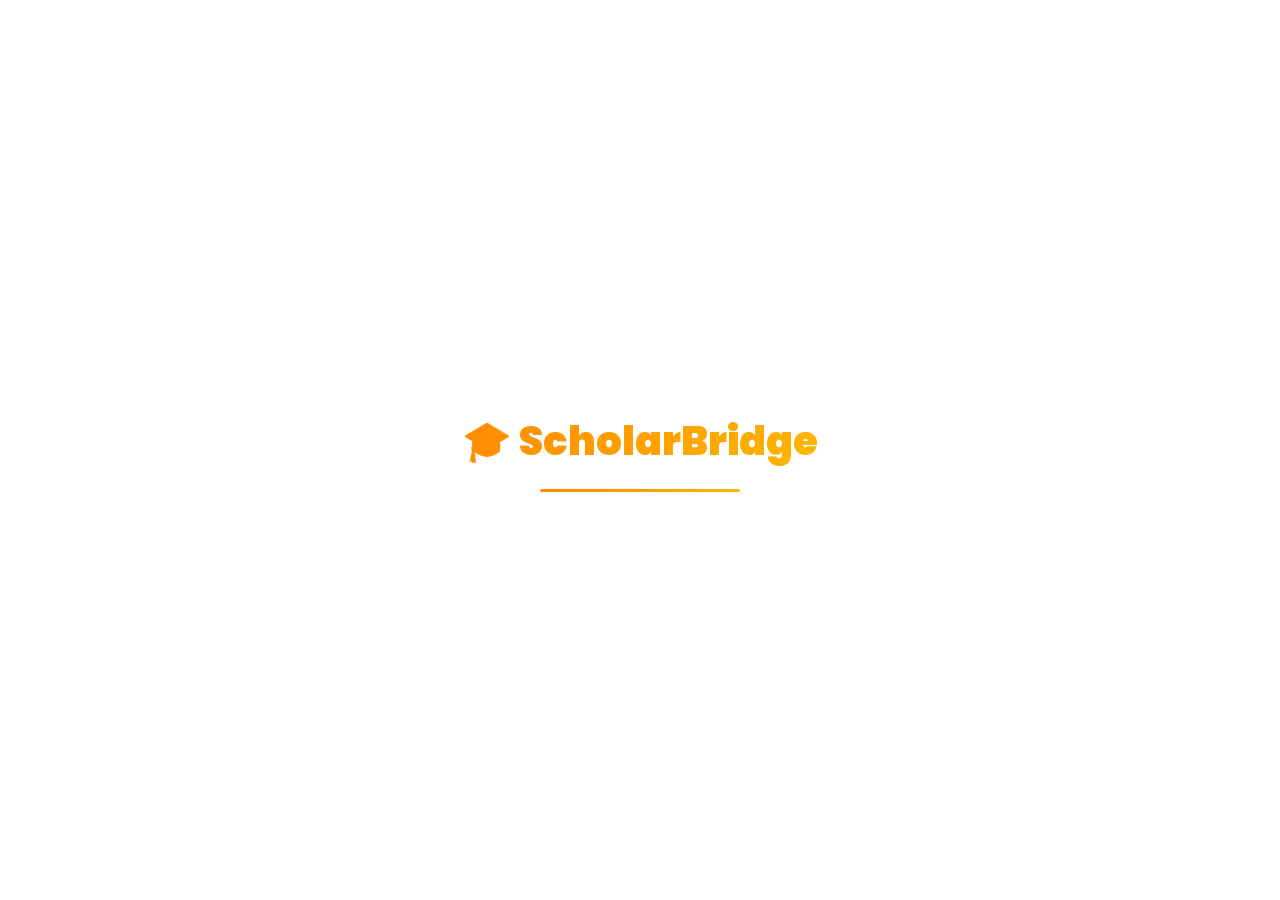
<file: register.html>
<!DOCTYPE html>
<html lang="en">
<head>
  <meta charset="UTF-8" />
  <meta name="viewport" content="width=device-width, initial-scale=1.0" />
  <title>Register — ScholarBridge</title>
  <meta name="description" content="Create your free ScholarBridge account and start applying for scholarships today." />
  <link rel="stylesheet" href="css/style.css" />
  <style>
    body { background: var(--surface-2); }

    .auth-page {
      min-height: 100vh;
      display: grid;
      grid-template-columns: 1fr 1.2fr;
    }

    .auth-left {
      background: var(--gradient-dark);
      display: flex; flex-direction: column;
      justify-content: center;
      padding: 60px 56px;
      position: relative; overflow: hidden;
    }
    .auth-left::before {
      content: ''; position: absolute;
      width: 400px; height: 400px; border-radius: 50%;
      background: radial-gradient(circle, rgba(255,184,0,0.2) 0%, transparent 70%);
      bottom: -100px; left: -80px;
    }
    .auth-left .logo { display: flex; align-items: center; gap: 10px; color: white; font-weight: 800; font-size: 1.4rem; margin-bottom: 48px; position: relative; z-index: 1; }
    .auth-left .logo .logo-icon { width: 42px; height: 42px; border-radius: 12px; background: var(--gradient); display: flex; align-items: center; justify-content: center; font-size: 1.3rem; }
    .auth-left-content { position: relative; z-index: 1; }
    .auth-left-content h2 { color: white; font-size: 1.9rem; margin-bottom: 14px; }
    .auth-left-content p { color: rgba(255,255,255,0.65); margin-bottom: 32px; }

    .progress-steps { display: flex; flex-direction: column; gap: 14px; }
    .progress-step {
      display: flex; align-items: center; gap: 14px;
      padding: 14px 16px;
      border-radius: 12px;
      background: rgba(255,255,255,0.06);
      border: 1px solid rgba(255,255,255,0.1);
      transition: var(--transition);
    }
    .progress-step.active { background: rgba(255,107,0,0.18); border-color: rgba(255,107,0,0.4); }
    .progress-step .step-indicator {
      width: 32px; height: 32px; border-radius: 50%;
      background: rgba(255,255,255,0.1);
      border: 1.5px solid rgba(255,255,255,0.2);
      display: flex; align-items: center; justify-content: center;
      font-size: 0.75rem; font-weight: 700; color: rgba(255,255,255,0.6);
      flex-shrink: 0;
    }
    .progress-step.active .step-indicator { background: var(--gradient); border-color: var(--primary); color: white; box-shadow: 0 4px 14px rgba(255,107,0,0.4); }
    .progress-step h5 { color: white; font-size: 0.88rem; margin-bottom: 2px; }
    .progress-step p  { color: rgba(255,255,255,0.5); font-size: 0.75rem; }

    /* Right */
    .auth-right {
      display: flex; align-items: flex-start; justify-content: center;
      padding: 40px 56px;
      overflow-y: auto;
    }

    .auth-form-wrap { width: 100%; max-width: 460px; padding: 20px 0; }
    .auth-form-wrap .form-title { font-size: 1.8rem; margin-bottom: 6px; }
    .auth-form-wrap .form-subtitle { color: var(--text-muted); font-size: 0.88rem; margin-bottom: 28px; }

    .form-row { display: grid; grid-template-columns: 1fr 1fr; gap: 16px; }

    .strength-bar { margin-top: 8px; }
    .strength-segments { display: flex; gap: 4px; margin-bottom: 4px; }
    .strength-seg { flex: 1; height: 4px; border-radius: 2px; background: var(--border-light); transition: background 0.3s; }
    .strength-label { font-size: 0.75rem; color: var(--text-muted); }

    @media (max-width: 768px) {
      .auth-page { grid-template-columns: 1fr; }
      .auth-left { display: none; }
      .auth-right { padding: 40px 24px; min-height: 100vh; }
      .form-row { grid-template-columns: 1fr; }
    }
  </style>
</head>
<body>

<div class="page-loader" id="pageLoader">
  <div class="loader-logo text-gradient">🎓 ScholarBridge</div>
  <div class="loader-bar"><div class="loader-bar-fill"></div></div>
</div>
<div class="toast-container"></div>

<div class="auth-page">
  <!-- Left -->
  <div class="auth-left">
    <a href="index.html" class="logo">
      <div class="logo-icon">🎓</div> ScholarBridge
    </a>
    <div class="auth-left-content">
      <h2>Start Your Scholarship Journey Today</h2>
      <p>Create a free account in 2 minutes and unlock access to 200+ scholarships worth crores.</p>
      <div class="progress-steps">
        <div class="progress-step active">
          <div class="step-indicator">1</div>
          <div>
            <h5>Create Account</h5>
            <p>Basic info — takes 2 minutes</p>
          </div>
        </div>
        <div class="progress-step">
          <div class="step-indicator">2</div>
          <div>
            <h5>Complete Your Profile</h5>
            <p>Academic & personal details</p>
          </div>
        </div>
        <div class="progress-step">
          <div class="step-indicator">3</div>
          <div>
            <h5>Check Eligibility</h5>
            <p>Get matched scholarships</p>
          </div>
        </div>
        <div class="progress-step">
          <div class="step-indicator">4</div>
          <div>
            <h5>Apply & Track</h5>
            <p>Submit and monitor in real-time</p>
          </div>
        </div>
      </div>
    </div>
  </div>

  <!-- Right -->
  <div class="auth-right">
    <div class="auth-form-wrap">
      <h2 class="form-title">Create Account</h2>
      <p class="form-subtitle">Join 12,000+ students already benefiting from ScholarBridge</p>

      <div id="regError" class="error-msg" style="background:rgba(239,68,68,0.08);border:1px solid rgba(239,68,68,0.2);color:#B91C1C;border-radius:var(--radius-sm);padding:12px 16px;font-size:0.85rem;margin-bottom:16px;display:none;"></div>

      <form id="registerForm" novalidate>
        <div class="form-row">
          <div class="form-group">
            <label class="form-label" for="regName">Full Name <span class="required">*</span></label>
            <div class="input-group">
              <span class="input-icon">👤</span>
              <input type="text" class="form-control" id="regName" placeholder="Ravi Kumar" required autocomplete="name" />
            </div>
          </div>
          <div class="form-group">
            <label class="form-label" for="regPhone">Phone Number <span class="required">*</span></label>
            <div class="input-group">
              <span class="input-icon">📱</span>
              <input type="tel" class="form-control" id="regPhone" placeholder="9876543210" required autocomplete="tel" maxlength="10" />
            </div>
          </div>
        </div>

        <div class="form-group">
          <label class="form-label" for="regEmail">Email Address <span class="required">*</span></label>
          <div class="input-group">
            <span class="input-icon">📧</span>
            <input type="email" class="form-control" id="regEmail" placeholder="you@example.com" required autocomplete="email" />
          </div>
        </div>

        <div class="form-row">
          <div class="form-group">
            <label class="form-label" for="regDob">Date of Birth <span class="required">*</span></label>
            <input type="date" class="form-control" id="regDob" required />
          </div>
          <div class="form-group">
            <label class="form-label" for="regGender">Gender <span class="required">*</span></label>
            <select class="form-control" id="regGender" required>
              <option value="">Select gender</option>
              <option>Male</option>
              <option>Female</option>
              <option>Other</option>
              <option>Prefer not to say</option>
            </select>
          </div>
        </div>

        <div class="form-row">
          <div class="form-group">
            <label class="form-label" for="regCategory">Category <span class="required">*</span></label>
            <select class="form-control" id="regCategory" required>
              <option value="">Select category</option>
              <option>General</option>
              <option>OBC</option>
              <option>SC</option>
              <option>ST</option>
              <option>EWS</option>
            </select>
          </div>
          <div class="form-group">
            <label class="form-label" for="regLevel">Current Level <span class="required">*</span></label>
            <select class="form-control" id="regLevel" required>
              <option value="">Select level</option>
              <option value="school">School (Class 8–12)</option>
              <option value="undergraduate">Undergraduate</option>
              <option value="postgraduate">Postgraduate</option>
              <option value="phd">PhD / Research</option>
            </select>
          </div>
        </div>

        <div class="form-group">
          <label class="form-label" for="regPassword">Password <span class="required">*</span></label>
          <div class="input-group">
            <span class="input-icon">🔒</span>
            <input type="password" class="form-control" id="regPassword" placeholder="Create a strong password" required autocomplete="new-password" id="regPassword" />
            <button type="button" class="input-toggle">👁️</button>
          </div>
          <div class="strength-bar" id="strengthBar">
            <div class="strength-segments">
              <div class="strength-seg" id="seg1"></div>
              <div class="strength-seg" id="seg2"></div>
              <div class="strength-seg" id="seg3"></div>
              <div class="strength-seg" id="seg4"></div>
            </div>
            <span class="strength-label" id="strengthLabel">Enter password</span>
          </div>
        </div>

        <div class="form-check" style="margin-bottom:24px;">
          <input type="checkbox" id="agreeTerms" required />
          <label class="form-check-label" for="agreeTerms">
            I agree to the <a href="#" style="color:var(--primary);font-weight:600;">Terms of Use</a> and 
            <a href="#" style="color:var(--primary);font-weight:600;">Privacy Policy</a>
          </label>
        </div>

        <button type="submit" class="btn btn-primary btn-full btn-lg" id="regBtn">
          Create My Account 🎓
        </button>
      </form>

      <p style="text-align:center;font-size:0.85rem;color:var(--text-muted);margin-top:20px;">
        Already have an account? <a href="login.html" style="color:var(--primary);font-weight:600;">Sign in →</a>
      </p>
    </div>
  </div>
</div>

<script src="js/firebase-config.js"></script>
<script src="js/app.js"></script>
<script src="js/language.js"></script>
<script>
  // Password strength
  const pwInput = document.getElementById('regPassword');
  if (pwInput) {
    pwInput.addEventListener('input', () => {
      const val = pwInput.value;
      const strength = [val.length >= 8, /[A-Z]/.test(val), /[0-9]/.test(val), /[^A-Za-z0-9]/.test(val)];
      const score = strength.filter(Boolean).length;
      const colors = ['', '#EF4444', '#F97316', '#EAB308', '#22C55E'];
      const labels = ['', 'Weak', 'Fair', 'Good', 'Strong 💪'];
      ['seg1','seg2','seg3','seg4'].forEach((id, i) => {
        const el = document.getElementById(id);
        el.style.background = i < score ? colors[score] : 'var(--border-light)';
      });
      document.getElementById('strengthLabel').textContent = val ? labels[score] : 'Enter password';
      document.getElementById('strengthLabel').style.color = colors[score] || 'var(--text-muted)';
    });
  }

  // Validate & extend register
  document.getElementById('registerForm').addEventListener('submit', (e) => {
    const terms = document.getElementById('agreeTerms');
    if (!terms.checked) {
      e.preventDefault();
      showToast('Please agree to the Terms of Use to continue', 'warning');
      return;
    }
    handleRegister(e);
  });
</script>
</body>
</html>
</file>
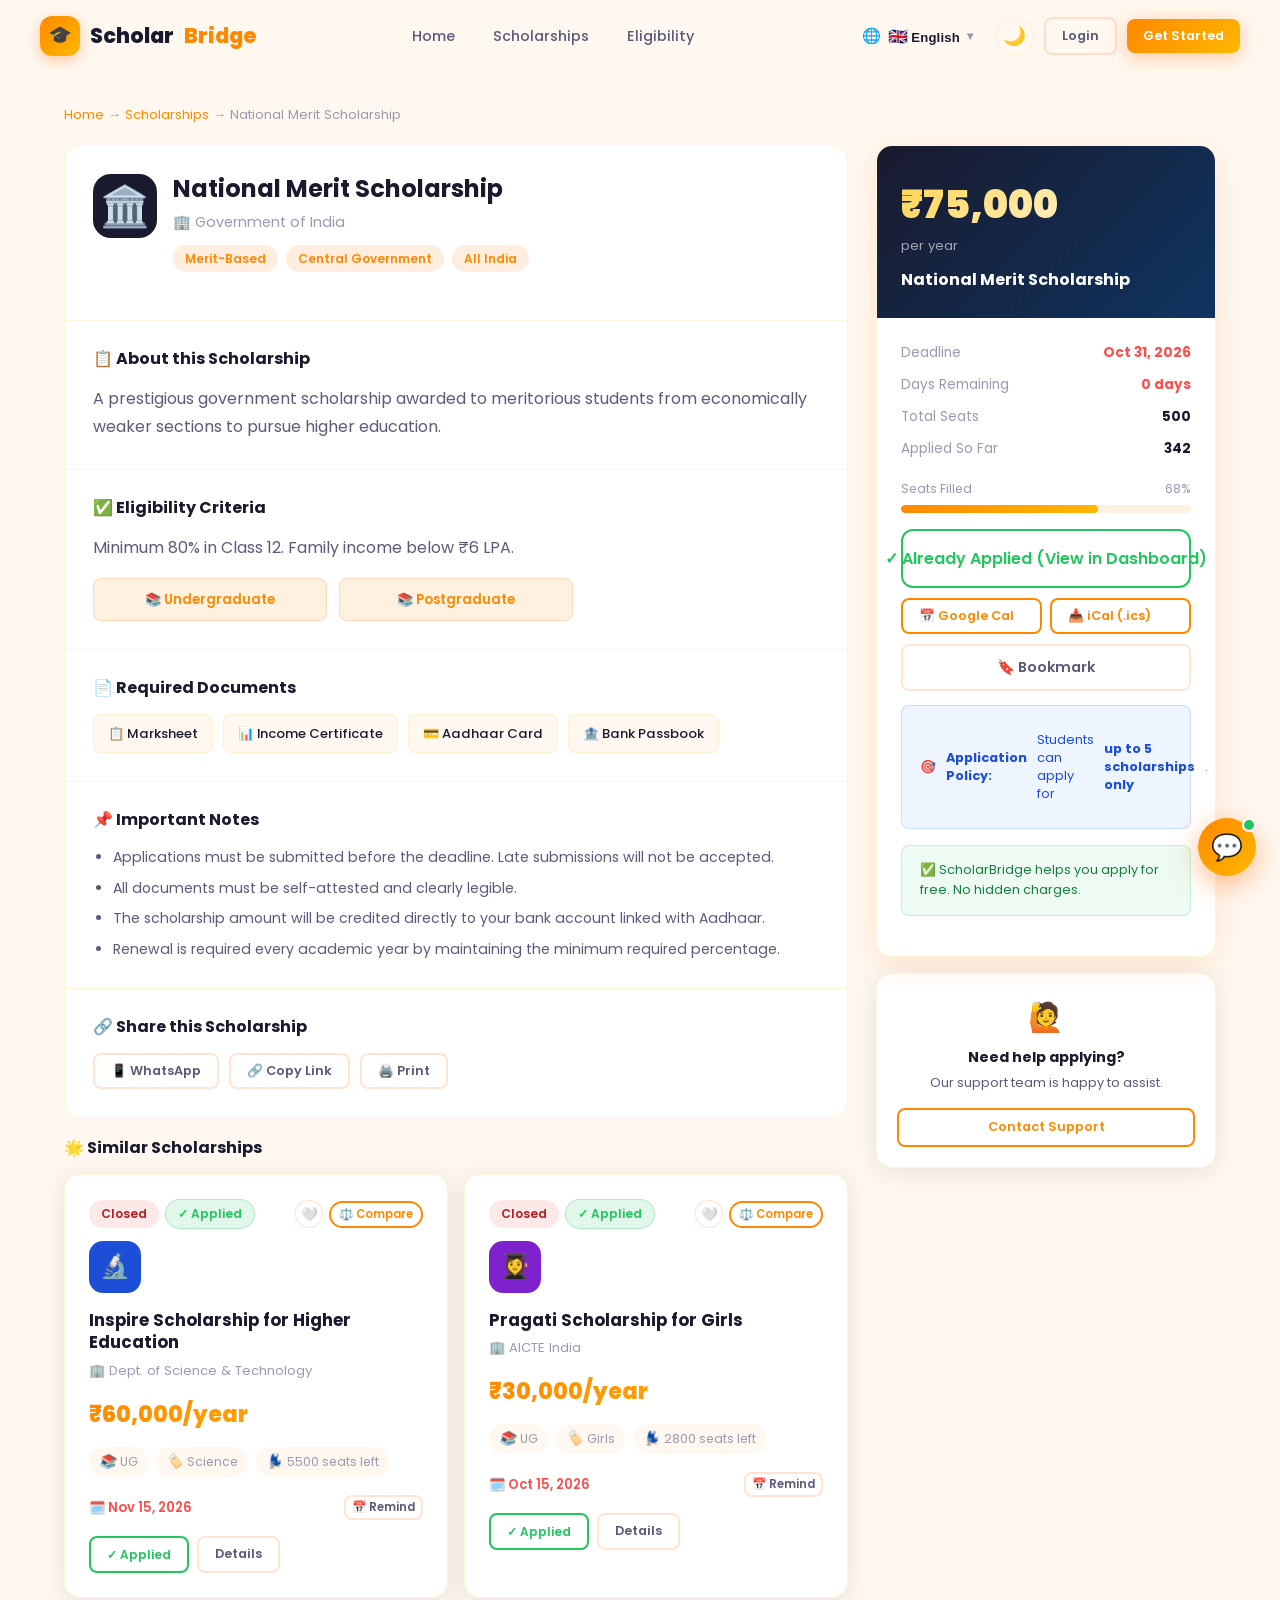
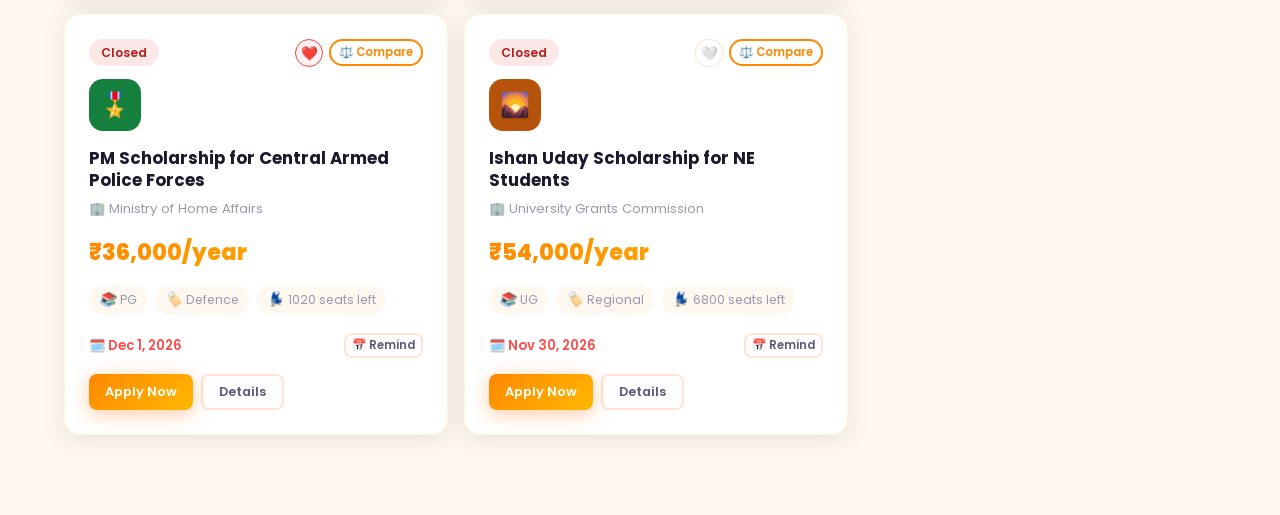
<file: scholarship-detail.html>
<!DOCTYPE html>
<html lang="en">
<head>
  <meta charset="UTF-8" />
  <meta name="viewport" content="width=device-width, initial-scale=1.0" />
  <title>Scholarship Detail — ScholarBridge</title>
  <meta name="description" content="View full scholarship details, eligibility criteria, required documents, and apply online." />
  <link rel="stylesheet" href="css/style.css" />
  <style>
    body { background: var(--surface-2); }
    .detail-page { padding: calc(var(--nav-height) + 32px) 0 80px; }

    .detail-layout {
      display: grid;
      grid-template-columns: 1fr 340px;
      gap: 28px;
      align-items: start;
    }

    .detail-card { background: white; border-radius: var(--radius-md); border: 1px solid var(--border-light); overflow: hidden; margin-bottom: 20px; }
    .detail-section { padding: 28px; border-bottom: 1px solid var(--border-light); }
    .detail-section:last-child { border-bottom: none; }
    .detail-section h4 { margin-bottom: 16px; font-size: 1rem; display: flex; align-items: center; gap: 8px; }

    .doc-required { display: flex; flex-wrap: wrap; gap: 10px; }
    .doc-chip { display: flex; align-items: center; gap: 6px; padding: 8px 14px; background: var(--surface-2); border: 1px solid var(--border-light); border-radius: var(--radius-sm); font-size: 0.82rem; font-weight: 500; }

    .share-btns { display: flex; gap: 10px; flex-wrap: wrap; }

    /* Apply CTA Card */
    .apply-cta-card {
      position: sticky;
      top: calc(var(--nav-height) + 20px);
      background: white;
      border-radius: var(--radius-md);
      border: 1px solid var(--border-light);
      box-shadow: var(--shadow-md);
      overflow: hidden;
    }

    .apply-cta-card .header {
      background: var(--gradient-dark);
      padding: 28px 24px;
      color: white;
    }

    .apply-cta-card .header .amount { font-size: 2.4rem; font-weight: 900; background: linear-gradient(135deg, var(--gold-light), white); -webkit-background-clip: text; -webkit-text-fill-color: transparent; background-clip: text; }
    .apply-cta-card .header .per-yr { color: rgba(255,255,255,0.6); font-size: 0.82rem; }
    .apply-cta-card .header h3 { color: white; margin-top: 14px; font-size: 1rem; }

    .apply-cta-card .body { padding: 24px; }
    .cta-meta { display: flex; flex-direction: column; gap: 10px; margin-bottom: 20px; }
    .cta-row { display: flex; align-items: center; justify-content: space-between; font-size: 0.85rem; }
    .cta-row .cta-label { color: var(--text-muted); }
    .cta-row .cta-val   { font-weight: 700; }
    .cta-row .cta-val.urgent { color: var(--accent); }

    .seat-bar { margin: 16px 0; }
    .seat-bar .seat-label { display: flex; justify-content: space-between; font-size: 0.78rem; color: var(--text-muted); margin-bottom: 6px; }

    @media (max-width: 1024px) {
      .detail-layout { grid-template-columns: 1fr; }
      .apply-cta-card { position: static; order: -1; }
    }
  </style>
</head>
<body>

<div class="page-loader" id="pageLoader">
  <div class="loader-logo text-gradient">🎓 ScholarBridge</div>
  <div class="loader-bar"><div class="loader-bar-fill"></div></div>
</div>
<div class="toast-container"></div>

<nav class="navbar scrolled" id="navbar">
  <div class="navbar-inner">
    <a href="index.html" class="navbar-logo"><div class="logo-icon">🎓</div>Scholar<span>Bridge</span></a>
    <ul class="navbar-links">
      <li><a href="index.html">Home</a></li>
      <li><a href="scholarships.html">Scholarships</a></li>
      <li><a href="eligibility.html">Eligibility</a></li>
    </ul>
    <div class="navbar-actions">
      <a href="login.html" class="btn btn-ghost btn-sm" id="navLoginBtn">Login</a>
      <a href="register.html" class="btn btn-primary btn-sm">Get Started</a>
      <a href="dashboard.html" class="btn btn-outline btn-sm" id="navDashBtn" style="display:none;">Dashboard</a>
      <button class="btn btn-ghost btn-sm" id="navLogoutBtn" style="display:none;" onclick="logout()">Logout</button>
    </div>
    <button class="nav-mobile-btn" id="navMobileBtn">☰</button>
  </div>
</nav>

<div class="detail-page">
  <div class="container">
    <!-- Breadcrumb -->
    <div style="font-size:0.82rem;color:var(--text-muted);margin-bottom:20px;">
      <a href="index.html" style="color:var(--primary);">Home</a> →
      <a href="scholarships.html" style="color:var(--primary);">Scholarships</a> →
      <span id="breadTitle">National Merit Scholarship</span>
    </div>

    <div class="detail-layout">
      <!-- Left: Details -->
      <div>
        <!-- Header -->
        <div class="detail-card">
          <div class="detail-section">
            <div style="display:flex;align-items:flex-start;gap:16px;margin-bottom:20px;">
              <div id="detailEmoji" style="font-size:2.5rem;width:64px;height:64px;border-radius:18px;background:var(--dark);display:flex;align-items:center;justify-content:center;flex-shrink:0;">🏛️</div>
              <div>
                <h1 id="detailTitle" style="font-size:1.5rem;margin-bottom:6px;"></h1>
                <p id="detailOrg" style="color:var(--text-muted);font-size:0.9rem;margin-bottom:10px;"></p>
                <div style="display:flex;flex-wrap:wrap;gap:8px;" id="detailTags"></div>
              </div>
            </div>
          </div>

          <div class="detail-section">
            <h4>📋 About this Scholarship</h4>
            <p id="detailDesc"></p>
          </div>

          <div class="detail-section">
            <h4>✅ Eligibility Criteria</h4>
            <p id="detailEligibility"></p>
            <div style="display:grid;grid-template-columns:repeat(3,1fr);gap:12px;margin-top:16px;" id="detailLevelGrid"></div>
          </div>

          <div class="detail-section">
            <h4>📄 Required Documents</h4>
            <div class="doc-required" id="detailDocs"></div>
          </div>

          <div class="detail-section">
            <h4>📌 Important Notes</h4>
            <ul style="list-style:disc;padding-left:20px;display:flex;flex-direction:column;gap:8px;">
              <li style="font-size:0.88rem;color:var(--text-secondary);">Applications must be submitted before the deadline. Late submissions will not be accepted.</li>
              <li style="font-size:0.88rem;color:var(--text-secondary);">All documents must be self-attested and clearly legible.</li>
              <li style="font-size:0.88rem;color:var(--text-secondary);">The scholarship amount will be credited directly to your bank account linked with Aadhaar.</li>
              <li style="font-size:0.88rem;color:var(--text-secondary);">Renewal is required every academic year by maintaining the minimum required percentage.</li>
            </ul>
          </div>

          <div class="detail-section">
            <h4>🔗 Share this Scholarship</h4>
            <div class="share-btns">
              <button class="btn btn-ghost btn-sm" onclick="shareScholarship('whatsapp')">📱 WhatsApp</button>
              <button class="btn btn-ghost btn-sm" onclick="shareScholarship('copy')">🔗 Copy Link</button>
              <button class="btn btn-ghost btn-sm" onclick="window.print()">🖨️ Print</button>
            </div>
          </div>
        </div>

        <!-- Similar Scholarships -->
        <h3 style="margin-bottom:16px;font-size:1rem;">🌟 Similar Scholarships</h3>
        <div style="display:grid;grid-template-columns:repeat(2,1fr);gap:16px;" id="similarGrid"></div>
      </div>

      <!-- Right: Apply CTA -->
      <div>
        <div class="apply-cta-card">
          <div class="header">
            <div class="amount" id="ctaAmount">₹75,000</div>
            <div class="per-yr">per year</div>
            <h3 id="ctaTitle">National Merit Scholarship</h3>
          </div>
          <div class="body">
            <div class="cta-meta">
              <div class="cta-row">
                <span class="cta-label">Deadline</span>
                <span class="cta-val urgent" id="ctaDeadline">Oct 31, 2026</span>
              </div>
              <div class="cta-row">
                <span class="cta-label">Days Remaining</span>
                <span class="cta-val urgent" id="ctaDays">—</span>
              </div>
              <div class="cta-row">
                <span class="cta-label">Total Seats</span>
                <span class="cta-val" id="ctaSeats">500</span>
              </div>
              <div class="cta-row">
                <span class="cta-label">Applied So Far</span>
                <span class="cta-val" id="ctaApplied">342</span>
              </div>
            </div>
            <div class="seat-bar">
              <div class="seat-label">
                <span>Seats Filled</span>
                <span id="ctaSeatPct">68%</span>
              </div>
              <div class="progress-bar">
                <div class="progress-fill" id="ctaSeatBar" style="width:68%;"></div>
              </div>
            </div>

            <button class="btn btn-primary btn-full btn-lg" id="ctaApplyBtn" onclick="applyScholarship(currentSchId)" style="margin-bottom:10px;">
              📝 Apply Now
            </button>
            <div style="display:grid;grid-template-columns:1fr 1fr;gap:8px;margin-bottom:10px;">
              <button class="btn btn-outline btn-sm" onclick="addToGoogleCalendar(currentSchId)" title="Add Deadline to Google Calendar">
                📅 Google Cal
              </button>
              <button class="btn btn-outline btn-sm" onclick="downloadIcsFile(currentSchId)" title="Download iCal (.ics) reminder">
                📥 iCal (.ics)
              </button>
            </div>
            <button class="btn btn-ghost btn-full" onclick="showToast('Scholarship bookmarked! 🔖','success')">
              🔖 Bookmark
            </button>

            <div class="alert alert-info" style="margin-top:14px;font-size:0.8rem;line-height:1.4;" id="detailQuotaNotice">
              🎯 <strong>Application Policy:</strong> Students can apply for <strong>up to 5 scholarships only</strong>.
              <div id="detailQuotaCountText" style="margin-top:4px;color:var(--primary);font-weight:600;"></div>
            </div>

            <div class="alert alert-success" style="margin-top:12px;font-size:0.8rem;">
              ✅ ScholarBridge helps you apply for free. No hidden charges.
            </div>
          </div>
        </div>

        <!-- Help -->
        <div class="card" style="padding:20px;margin-top:16px;text-align:center;">
          <div style="font-size:1.8rem;margin-bottom:8px;">🙋</div>
          <h5 style="margin-bottom:6px;font-size:0.9rem;">Need help applying?</h5>
          <p style="font-size:0.8rem;margin-bottom:14px;">Our support team is happy to assist.</p>
          <a href="contact.html" class="btn btn-outline btn-sm btn-full">Contact Support</a>
        </div>
      </div>
    </div>
  </div>
</div>

<script src="js/firebase-config.js"></script>
<script src="js/app.js"></script>
<script src="js/language.js"></script>
<script src="js/chatbot.js"></script>
<script>
let currentSchId = null;

document.addEventListener('DOMContentLoaded', () => {
  const schId = localStorage.getItem('selectedScholarship') || 'sch001';
  currentSchId = schId;
  const sch = AppState.scholarships.find(s => s.id === schId) || AppState.scholarships[0];

  // Fill details
  document.getElementById('breadTitle').textContent = sch.title;
  document.getElementById('detailTitle').textContent = sch.title;
  document.getElementById('detailOrg').textContent = `🏢 ${sch.organization}`;
  document.getElementById('detailEmoji').style.background = sch.orgColor;
  document.getElementById('detailEmoji').textContent = sch.orgEmoji;
  document.getElementById('detailDesc').textContent = sch.description;
  document.getElementById('detailEligibility').textContent = sch.eligibility;

  document.getElementById('detailTags').innerHTML = sch.tags.map(t => `<span class="badge badge-orange">${t}</span>`).join('');

  document.getElementById('detailLevelGrid').innerHTML = sch.level.map(l => `
    <div style="background:var(--surface-3);border:1px solid var(--border);border-radius:var(--radius-sm);padding:10px;text-align:center;font-size:0.82rem;font-weight:600;color:var(--primary);">
      📚 ${l.charAt(0).toUpperCase() + l.slice(1)}
    </div>`).join('');

  const docLabels = {
    marksheet: '📋 Marksheet',
    income_certificate: '📊 Income Certificate',
    aadhaar: '💳 Aadhaar Card',
    bank_passbook: '🏦 Bank Passbook',
    caste_certificate: '🏷️ Caste Certificate',
    merit_certificate: '🥇 Merit Certificate',
    fee_receipt: '🧾 Fee Receipt',
    domicile_certificate: '🏘️ Domicile Certificate',
    service_certificate: '🎖️ Service Certificate',
  };
  document.getElementById('detailDocs').innerHTML = sch.documents.map(d =>
    `<div class="doc-chip">${docLabels[d] || d}</div>`).join('');

  // CTA
  document.getElementById('ctaAmount').textContent = '₹' + Number(sch.amount).toLocaleString('en-IN');
  document.getElementById('ctaTitle').textContent = sch.title;
  document.getElementById('ctaDeadline').textContent = sch.deadlineDisplay;
  document.getElementById('ctaDays').textContent = daysLeft(sch.deadline) + ' days';
  document.getElementById('ctaSeats').textContent = sch.seats;
  document.getElementById('ctaApplied').textContent = sch.applied;
  const pct = Math.round((sch.applied / sch.seats) * 100);
  document.getElementById('ctaSeatPct').textContent = pct + '%';
  document.getElementById('ctaSeatBar').style.width = pct + '%';

  // Check Application Quota Status
  const userApps = getUserApplications();
  const maxLimit = window.MAX_SCHOLARSHIP_APPLICATIONS || 5;
  const check = canApplyForScholarship(schId);
  const ctaBtn = document.getElementById('ctaApplyBtn');
  const countNotice = document.getElementById('detailQuotaCountText');

  if (countNotice) {
    countNotice.textContent = `Your Quota: ${userApps.length} / ${maxLimit} applied (${Math.max(0, maxLimit - userApps.length)} remaining)`;
  }

  if (ctaBtn) {
    if (check.reason === 'already_applied') {
      ctaBtn.innerHTML = '✓ Already Applied (View in Dashboard)';
      ctaBtn.className = 'btn btn-outline btn-full btn-lg';
      ctaBtn.style.color = '#22c55e';
      ctaBtn.style.borderColor = '#22c55e';
      ctaBtn.onclick = () => window.location.href = 'dashboard.html';
    } else if (check.reason === 'limit_reached') {
      ctaBtn.innerHTML = 'Application Limit Reached (5/5)';
      ctaBtn.className = 'btn btn-outline btn-full btn-lg';
      ctaBtn.style.opacity = '0.75';
      ctaBtn.onclick = () => showToast(`Application limit reached: You can apply for up to ${maxLimit} scholarships only (${userApps.length}/${maxLimit} applied).`, 'warning', 4500);
    }
  }

  // Similar
  const similar = AppState.scholarships.filter(s => s.id !== schId && (s.category === sch.category || s.level.some(l => sch.level.includes(l)))).slice(0, 4);
  document.getElementById('similarGrid').innerHTML = similar.map(s => createScholarshipCard(s)).join('');

  initScrollAnimations();
  document.title = `${sch.title} — ScholarBridge`;
});

window.shareScholarship = (type) => {
  if (type === 'copy') {
    navigator.clipboard.writeText(window.location.href).then(() => showToast('Link copied to clipboard! 🔗', 'success'));
  } else if (type === 'whatsapp') {
    window.open(`https://wa.me/?text=${encodeURIComponent('Check out this scholarship: ' + window.location.href)}`);
  }
};
</script>
</body>
</html>
</file>
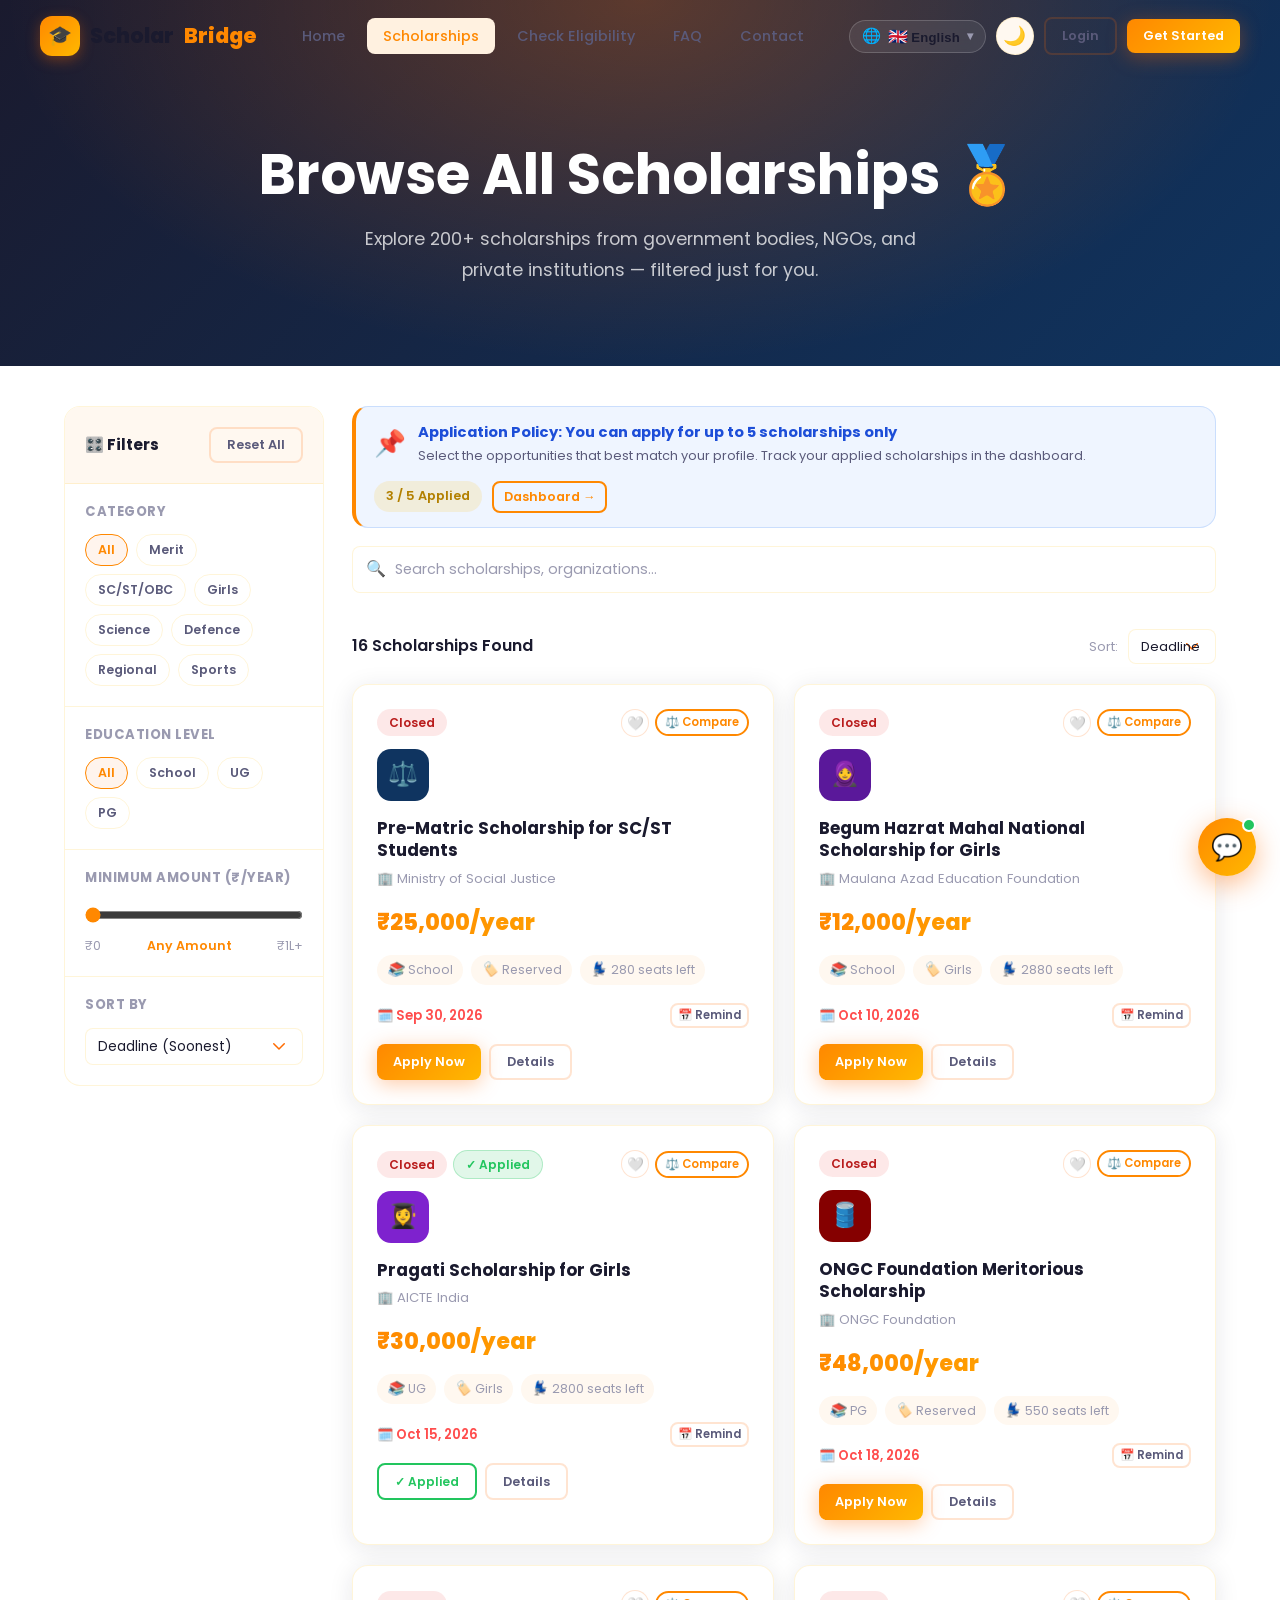
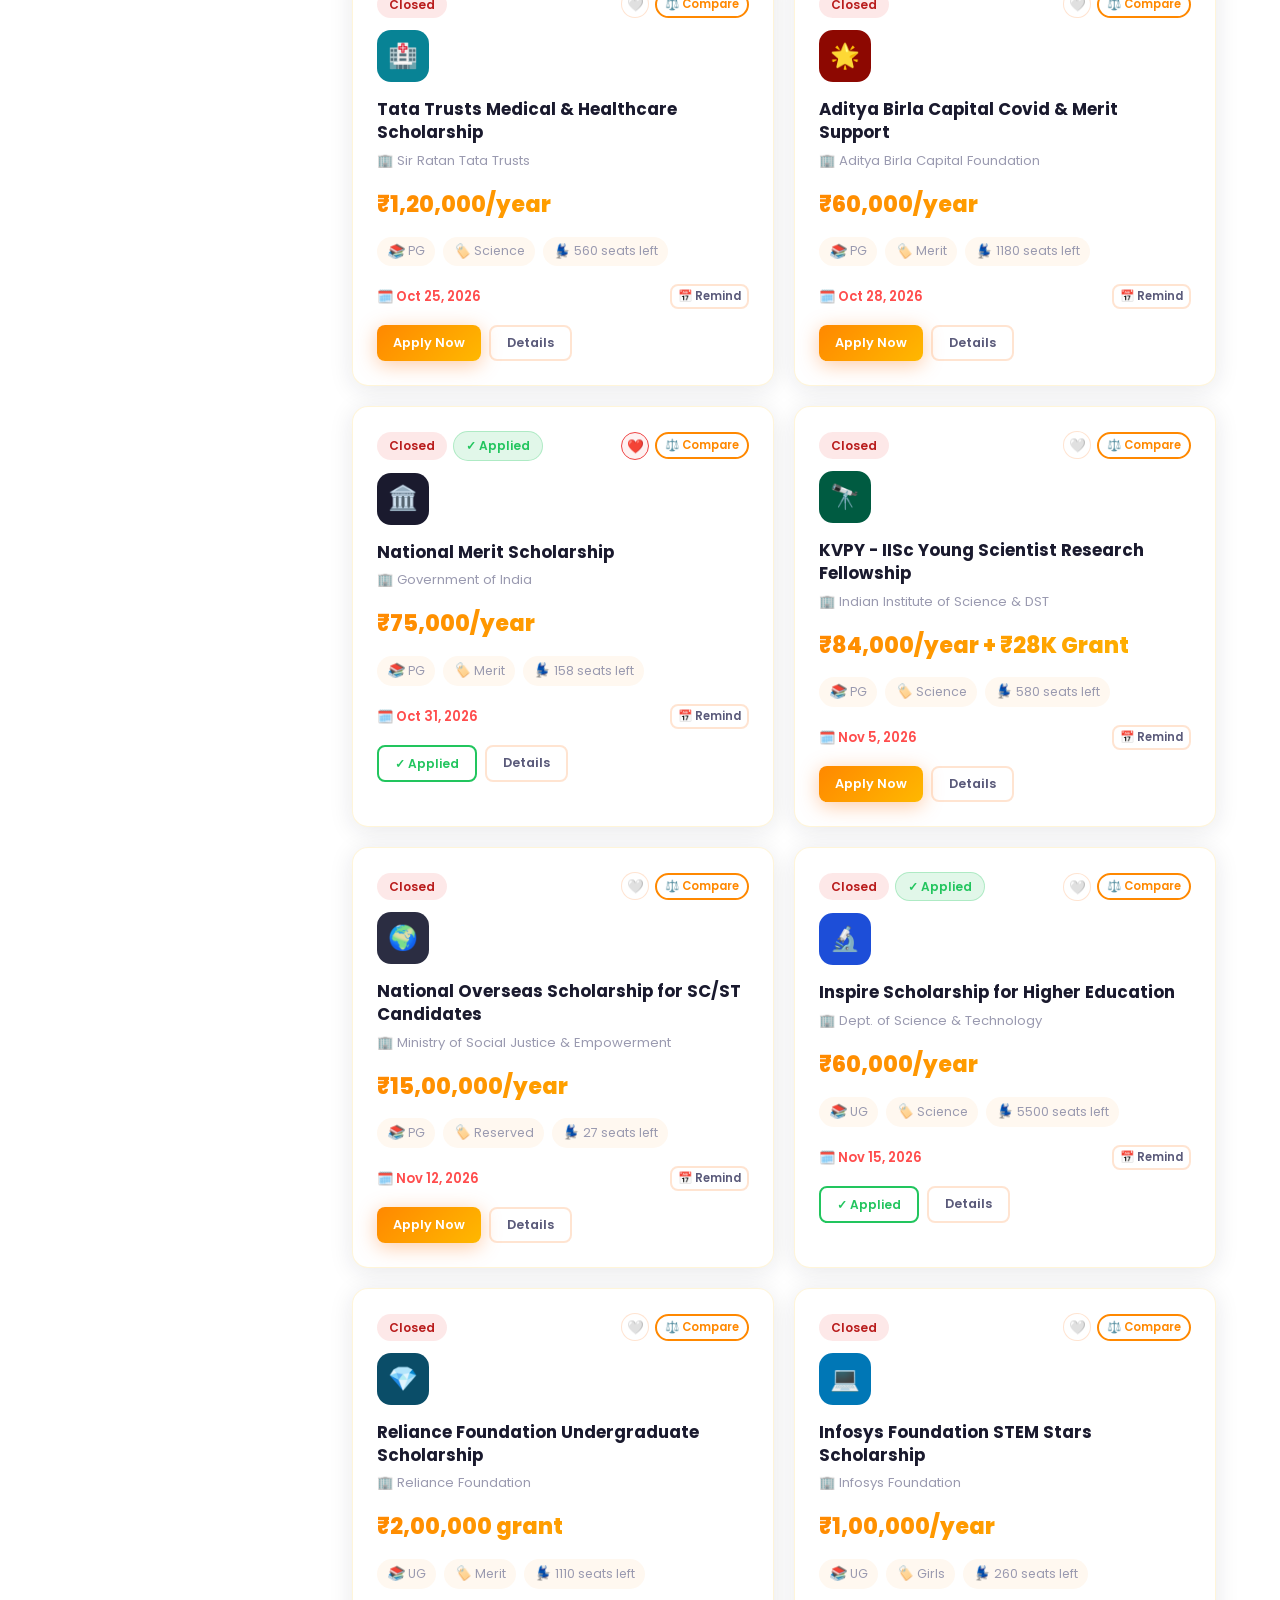
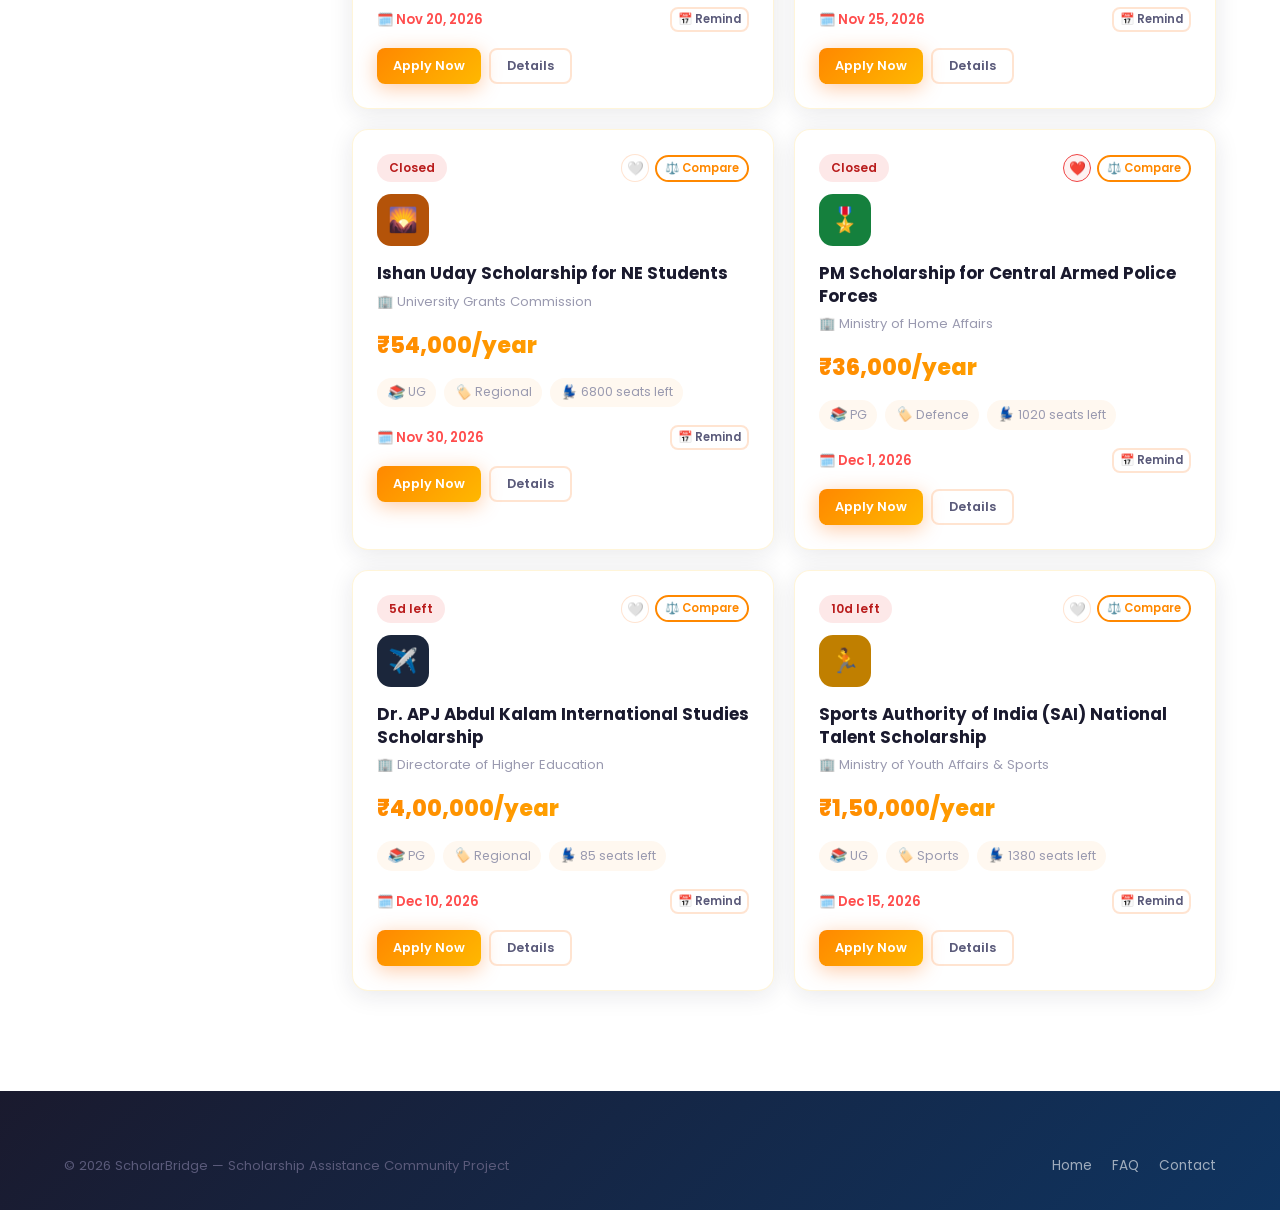
<file: scholarships.html>
<!DOCTYPE html>
<html lang="en">
<head>
  <meta charset="UTF-8" />
  <meta name="viewport" content="width=device-width, initial-scale=1.0" />
  <title>Browse Scholarships — ScholarBridge</title>
  <meta name="description" content="Browse 200+ government and private scholarships. Filter by category, level, amount, and deadline to find the right scholarship for you." />
  <link rel="stylesheet" href="css/style.css" />
  <style>
    .sch-layout {
      display: grid;
      grid-template-columns: 260px 1fr;
      gap: 28px;
      padding: 40px 0;
    }

    /* Filter Sidebar */
    .filter-sidebar {
      position: sticky;
      top: calc(var(--nav-height) + 20px);
      background: white;
      border-radius: var(--radius-md);
      border: 1px solid var(--border-light);
      overflow: hidden;
      align-self: start;
    }

    .filter-sidebar-header {
      padding: 20px;
      border-bottom: 1px solid var(--border-light);
      display: flex;
      align-items: center;
      justify-content: space-between;
      background: var(--surface-2);
    }

    .filter-sidebar-header h4 { font-size: 0.95rem; }

    .filter-section { padding: 20px; border-bottom: 1px solid var(--border-light); }
    .filter-section:last-child { border-bottom: none; }
    .filter-section h5 { font-size: 0.82rem; font-weight: 700; text-transform: uppercase; letter-spacing: 0.5px; color: var(--text-muted); margin-bottom: 14px; }

    .filter-chip-group { display: flex; flex-wrap: wrap; gap: 8px; }
    .filter-chip {
      padding: 5px 12px; border-radius: 50px; border: 1.5px solid var(--border-light);
      font-size: 0.78rem; font-weight: 600; color: var(--text-secondary);
      cursor: pointer; transition: var(--transition-fast);
    }
    .filter-chip:hover, .filter-chip.active {
      border-color: var(--primary); color: var(--primary);
      background: rgba(255,107,0,0.07);
    }

    .range-display { display: flex; justify-content: space-between; font-size: 0.78rem; color: var(--text-muted); margin-top: 6px; }

    input[type="range"] {
      width: 100%; accent-color: var(--primary);
      margin: 6px 0;
    }

    /* Results Area */
    .sch-results-header {
      display: flex;
      align-items: center;
      justify-content: space-between;
      margin-bottom: 20px;
      flex-wrap: wrap;
      gap: 12px;
    }

    .sch-search-bar {
      display: flex;
      gap: 12px;
      margin-bottom: 20px;
      flex-wrap: wrap;
    }

    .sch-search-bar .input-group { flex: 1; min-width: 220px; }

    .sch-grid {
      display: grid;
      grid-template-columns: repeat(auto-fill, minmax(300px, 1fr));
      gap: 20px;
    }

    /* Active Filters */
    .active-filters {
      display: flex; flex-wrap: wrap; gap: 8px; align-items: center;
      margin-bottom: 16px;
    }
    .active-filters .filter-tag {
      display: flex; align-items: center; gap: 6px;
      background: rgba(255,107,0,0.1); border: 1px solid rgba(255,107,0,0.2);
      color: var(--primary); font-size: 0.78rem; font-weight: 600;
      padding: 4px 12px; border-radius: 50px;
    }
    .active-filters .filter-tag button {
      background: none; border: none; cursor: pointer;
      color: var(--primary); font-size: 0.9rem; line-height: 1;
    }

    @media (max-width: 1024px) {
      .sch-layout { grid-template-columns: 1fr; }
      .filter-sidebar { position: static; display: none; }
      .filter-sidebar.mobile-open { display: block; }
    }
  </style>
</head>
<body>

<div class="page-loader" id="pageLoader">
  <div class="loader-logo text-gradient">🎓 ScholarBridge</div>
  <div class="loader-bar"><div class="loader-bar-fill"></div></div>
</div>
<div class="toast-container"></div>

<!-- Navbar -->
<nav class="navbar scrolled" id="navbar">
  <div class="navbar-inner">
    <a href="index.html" class="navbar-logo">
      <div class="logo-icon">🎓</div>
      Scholar<span>Bridge</span>
    </a>
    <ul class="navbar-links">
      <li><a href="index.html">Home</a></li>
      <li><a href="scholarships.html" class="active">Scholarships</a></li>
      <li><a href="eligibility.html">Check Eligibility</a></li>
      <li><a href="faq.html">FAQ</a></li>
      <li><a href="contact.html">Contact</a></li>
    </ul>
    <div class="navbar-actions">
      <a href="login.html" class="btn btn-ghost btn-sm" id="navLoginBtn">Login</a>
      <a href="register.html" class="btn btn-primary btn-sm">Get Started</a>
      <a href="dashboard.html" class="btn btn-outline btn-sm" id="navDashBtn" style="display:none;">My Dashboard</a>
      <button class="btn btn-ghost btn-sm" id="navLogoutBtn" style="display:none;" onclick="logout()">Logout</button>
    </div>
    <button class="nav-mobile-btn" id="navMobileBtn">☰</button>
  </div>
</nav>
<div class="mobile-menu" id="mobileMenu">
  <a href="index.html">🏠 Home</a>
  <a href="scholarships.html">🏅 Scholarships</a>
  <a href="eligibility.html">✅ Eligibility</a>
  <a href="dashboard.html">📊 Dashboard</a>
  <a href="login.html" class="btn btn-outline btn-sm">Login</a>
</div>

<!-- Hero -->
<div class="page-hero">
  <div class="container">
    <h1>Browse All Scholarships 🏅</h1>
    <p>Explore 200+ scholarships from government bodies, NGOs, and private institutions — filtered just for you.</p>
  </div>
</div>

<!-- Main Content -->
<div class="container">
  <div class="sch-layout">

    <!-- Filter Sidebar -->
    <aside class="filter-sidebar" id="filterSidebar">
      <div class="filter-sidebar-header">
        <h4>🎛️ Filters</h4>
        <button class="btn btn-ghost btn-sm" onclick="resetFilters()">Reset All</button>
      </div>

      <div class="filter-section">
        <h5>Category</h5>
        <div class="filter-chip-group">
          <div class="filter-chip active" data-filter="category" data-val="">All</div>
          <div class="filter-chip" data-filter="category" data-val="Merit">Merit</div>
          <div class="filter-chip" data-filter="category" data-val="Reserved">SC/ST/OBC</div>
          <div class="filter-chip" data-filter="category" data-val="Girls">Girls</div>
          <div class="filter-chip" data-filter="category" data-val="Science">Science</div>
          <div class="filter-chip" data-filter="category" data-val="Defence">Defence</div>
          <div class="filter-chip" data-filter="category" data-val="Regional">Regional</div>
          <div class="filter-chip" data-filter="category" data-val="Sports">Sports</div>
        </div>
      </div>

      <div class="filter-section">
        <h5>Education Level</h5>
        <div class="filter-chip-group">
          <div class="filter-chip active" data-filter="level" data-val="">All</div>
          <div class="filter-chip" data-filter="level" data-val="school">School</div>
          <div class="filter-chip" data-filter="level" data-val="undergraduate">UG</div>
          <div class="filter-chip" data-filter="level" data-val="postgraduate">PG</div>
        </div>
      </div>

      <div class="filter-section">
        <h5>Minimum Amount (₹/year)</h5>
        <input type="range" id="amountRange" min="0" max="100000" step="5000" value="0" oninput="updateAmountDisplay(this.value)" />
        <div class="range-display">
          <span>₹0</span>
          <span id="amountDisplay" style="color:var(--primary);font-weight:600;">Any Amount</span>
          <span>₹1L+</span>
        </div>
      </div>

      <div class="filter-section">
        <h5>Sort By</h5>
        <select class="form-control form-control-sm" id="schSort" style="font-size:0.85rem;padding:8px 12px;">
          <option value="deadline">Deadline (Soonest)</option>
          <option value="amount_desc">Amount (High to Low)</option>
          <option value="amount_asc">Amount (Low to High)</option>
        </select>
      </div>
    </aside>

    <!-- Results -->
    <div>
      <!-- Application Limit Policy & Quota Banner -->
      <div class="alert alert-info" id="schPolicyBanner" style="margin-bottom:18px;display:flex;align-items:center;justify-content:space-between;gap:14px;flex-wrap:wrap;border-radius:var(--radius-md);border-left:4px solid var(--primary);padding:14px 18px;">
        <div style="display:flex;align-items:center;gap:12px;">
          <span style="font-size:1.6rem;">📌</span>
          <div>
            <strong style="font-size:0.92rem;display:block;">Application Policy: You can apply for up to 5 scholarships only</strong>
            <span style="font-size:0.8rem;color:var(--text-secondary);">Select the opportunities that best match your profile. Track your applied scholarships in the dashboard.</span>
          </div>
        </div>
        <div style="display:flex;align-items:center;gap:10px;">
          <span class="badge badge-gold" id="schBannerQuotaBadge" style="font-size:0.8rem;padding:5px 12px;">3 / 5 Applied</span>
          <a href="dashboard.html" class="btn btn-outline btn-sm" style="font-size:0.78rem;padding:4px 10px;">Dashboard →</a>
        </div>
      </div>

      <div class="sch-search-bar">
        <div class="input-group" style="flex:1;">
          <span class="input-icon">🔍</span>
          <input type="text" class="form-control" id="schSearch" placeholder="Search scholarships, organizations..." />
        </div>
        <select class="form-control" id="schCategory" style="display:none;"></select>
        <select class="form-control" id="schLevel" style="display:none;"></select>
        <button class="btn btn-ghost btn-sm" id="mobileFilterBtn" style="display:none;" onclick="toggleMobileFilter()">⚙️ Filters</button>
      </div>

      <div class="active-filters" id="activeFilters"></div>

      <div class="sch-results-header">
        <span id="schCount" style="font-weight:600;color:var(--text-primary);"></span>
        <div style="display:flex;gap:10px;align-items:center;">
          <span style="font-size:0.82rem;color:var(--text-muted);">Sort:</span>
          <select class="form-control" id="schSortMobile" style="font-size:0.82rem;padding:7px 12px;width:auto;" onchange="document.getElementById('schSort').value=this.value;applyFiltersManual()">
            <option value="deadline">Deadline</option>
            <option value="amount_desc">Amount ↓</option>
            <option value="amount_asc">Amount ↑</option>
          </select>
        </div>
      </div>

      <div class="sch-grid" id="schGrid">
        <!-- Rendered by JS -->
      </div>
    </div>
  </div>
</div>

<!-- Footer -->
<footer class="footer" style="margin-top:60px;">
  <div class="container">
    <div class="footer-bottom" style="border-top:none;padding-top:0;">
      <p>© 2026 ScholarBridge — Scholarship Assistance Community Project</p>
      <div style="display:flex;gap:20px;">
        <a href="index.html" style="color:rgba(255,255,255,0.6);font-size:0.85rem;">Home</a>
        <a href="faq.html" style="color:rgba(255,255,255,0.6);font-size:0.85rem;">FAQ</a>
        <a href="contact.html" style="color:rgba(255,255,255,0.6);font-size:0.85rem;">Contact</a>
      </div>
    </div>
  </div>
</footer>

<script src="js/firebase-config.js"></script>
<script src="js/app.js"></script>
<script src="js/language.js"></script>
<script src="js/chatbot.js"></script>
<script>
  // Chip filters
  let activeChipFilters = { category: '', level: '' };

  document.querySelectorAll('.filter-chip').forEach(chip => {
    chip.addEventListener('click', () => {
      const filter = chip.dataset.filter;
      const val    = chip.dataset.val;
      activeChipFilters[filter] = val;
      document.querySelectorAll(`.filter-chip[data-filter="${filter}"]`).forEach(c => c.classList.remove('active'));
      chip.classList.add('active');

      // Sync hidden selects
      if (filter === 'category') {
        const sel = document.getElementById('schCategory');
        if (sel) sel.value = val;
      }
      if (filter === 'level') {
        const sel = document.getElementById('schLevel');
        if (sel) sel.value = val;
      }
      applyFiltersManual();
      updateActiveFilterTags();
    });
  });

  document.getElementById('schSort').addEventListener('change', applyFiltersManual);
  document.getElementById('amountRange').addEventListener('input', applyFiltersManual);

  function updateAmountDisplay(val) {
    const el = document.getElementById('amountDisplay');
    el.textContent = val == 0 ? 'Any Amount' : '₹' + Number(val).toLocaleString('en-IN') + '+';
  }

  function applyFiltersManual() {
    const q     = document.getElementById('schSearch').value.toLowerCase();
    const cat   = activeChipFilters.category;
    const lev   = activeChipFilters.level;
    const sort  = document.getElementById('schSort').value;
    const minAmt = parseInt(document.getElementById('amountRange').value) || 0;
    const grid  = document.getElementById('schGrid');
    const countEl = document.getElementById('schCount');

    let data = AppState.scholarships.filter(s => {
      return (!q   || s.title.toLowerCase().includes(q) || s.organization.toLowerCase().includes(q)) &&
             (!cat || s.category === cat) &&
             (!lev || s.level.includes(lev)) &&
             (s.amount >= minAmt);
    });

    if (sort === 'amount_desc') data.sort((a,b) => b.amount - a.amount);
    else if (sort === 'amount_asc') data.sort((a,b) => a.amount - b.amount);
    else data.sort((a,b) => new Date(a.deadline) - new Date(b.deadline));

    if (countEl) countEl.textContent = `${data.length} Scholarships Found`;

    if (data.length === 0) {
      grid.innerHTML = `<div class="empty-state" style="grid-column:1/-1;">
        <div class="empty-icon">🔍</div>
        <h3>No Scholarships Found</h3>
        <p>Try adjusting your filters or search term.</p>
        <button class="btn btn-outline" onclick="clearAll()">Clear All Filters</button>
      </div>`;
      return;
    }

    grid.innerHTML = data.map(s => createScholarshipCard(s)).join('');
    initScrollAnimations();
  }

  function clearAll() {
    document.getElementById('schSearch').value = '';
    document.getElementById('amountRange').value = 0;
    updateAmountDisplay(0);
    activeChipFilters = { category: '', level: '' };
    document.querySelectorAll('.filter-chip').forEach(c => {
      c.classList.toggle('active', c.dataset.val === '');
    });
    applyFiltersManual();
    updateActiveFilterTags();
  }

  window.resetFilters = clearAll;

  function updateActiveFilterTags() {
    const container = document.getElementById('activeFilters');
    const tags = [];
    if (activeChipFilters.category) tags.push({ label: activeChipFilters.category, key: 'category' });
    if (activeChipFilters.level)    tags.push({ label: activeChipFilters.level,    key: 'level' });
    container.innerHTML = tags.map(t => `
      <div class="filter-tag">${t.label}
        <button onclick="removeFilter('${t.key}')">✕</button>
      </div>`).join('');
  }

  window.removeFilter = (key) => {
    activeChipFilters[key] = '';
    document.querySelectorAll(`.filter-chip[data-filter="${key}"]`).forEach(c => {
      c.classList.toggle('active', c.dataset.val === '');
    });
    applyFiltersManual();
    updateActiveFilterTags();
  };

  function toggleMobileFilter() {
    document.getElementById('filterSidebar').classList.toggle('mobile-open');
  }

  // Check URL params
  const params = new URLSearchParams(window.location.search);
  if (params.get('q'))   document.getElementById('schSearch').value = params.get('q');
  if (params.get('cat')) {
    activeChipFilters.category = params.get('cat');
    document.querySelectorAll(`.filter-chip[data-filter="category"]`).forEach(c => {
      c.classList.toggle('active', c.dataset.val === params.get('cat'));
    });
  }
  if (params.get('level')) {
    activeChipFilters.level = params.get('level');
    document.querySelectorAll(`.filter-chip[data-filter="level"]`).forEach(c => {
      c.classList.toggle('active', c.dataset.val === params.get('level'));
    });
  }

  // Mobile filter btn
  if (window.innerWidth < 1024) {
    document.getElementById('mobileFilterBtn').style.display = 'inline-flex';
  }

  document.getElementById('schSearch').addEventListener('input', applyFiltersManual);

  function updatePageQuotaBanner() {
    const apps = getUserApplications();
    const max = window.MAX_SCHOLARSHIP_APPLICATIONS || 5;
    const badge = document.getElementById('schBannerQuotaBadge');
    if (badge) {
      badge.textContent = `${apps.length} / ${max} Applied`;
      badge.className = apps.length >= max ? 'badge badge-red' : 'badge badge-gold';
    }
  }

  // Initial render
  updatePageQuotaBanner();
  applyFiltersManual();
</script>
</body>
</html>
</file>
<file: css/style.css>
/* =============================================
   SCHOLARSHIP ASSISTANCE — GLOBAL DESIGN SYSTEM
   Theme: Warm Orange/Gold + Dark Charcoal
   Font: Poppins
   ============================================= */

@import url('https://fonts.googleapis.com/css2?family=Poppins:wght@300;400;500;600;700;800;900&display=swap');

/* ─── CSS Variables ─── */
:root {
  --primary: #ff8800;
  --primary-light: #FF8C38;
  --primary-dark: #E05A00;
  --gold: #FFB800;
  --gold-light: #FFD452;
  --accent: #FF4D4D;
  --dark: #1A1A2E;
  --dark-2: #16213E;
  --dark-card: #0F3460;
  --surface: #FFFFFF;
  --surface-2: #FFF8F0;
  --surface-3: #FFF1E0;
  --text-primary: #1A1A2E;
  --text-secondary: #5A5A7A;
  --text-muted: #9A9AB0;
  --text-white: #FFFFFF;
  --border: rgba(255, 107, 0, 0.18);
  --border-light: rgba(255, 184, 0, 0.15);
  --shadow-sm: 0 2px 12px rgba(255, 107, 0, 0.08);
  --shadow-md: 0 8px 32px rgba(255, 107, 0, 0.14);
  --shadow-lg: 0 20px 60px rgba(255, 107, 0, 0.2);
  --shadow-card: 0 4px 24px rgba(26, 26, 46, 0.10);
  --radius-sm: 8px;
  --radius-md: 16px;
  --radius-lg: 24px;
  --radius-xl: 40px;
  --transition: all 0.3s cubic-bezier(0.4, 0, 0.2, 1);
  --transition-fast: all 0.15s ease;
  --gradient: linear-gradient(135deg, var(--primary) 0%, var(--gold) 100%);
  --gradient-dark: linear-gradient(135deg, #1A1A2E 0%, #0F3460 100%);
  --gradient-soft: linear-gradient(135deg, #FFF8F0 0%, #FFF1E0 100%);
  --glass-bg: rgba(255, 255, 255, 0.7);
  --glass-border: rgba(255, 184, 0, 0.25);
  --nav-height: 72px;
}

/* ─── Dark Mode Variables ─── */
[data-theme="dark"] {
  --surface: #0B132B;
  --surface-2: #1C2541;
  --surface-3: #3A506B;
  --text-primary: #F8FAFC;
  --text-secondary: #CBD5E1;
  --text-muted: #94A3B8;
  --border: rgba(255, 136, 0, 0.3);
  --border-light: rgba(255, 255, 255, 0.12);
  --shadow-sm: 0 2px 12px rgba(0, 0, 0, 0.35);
  --shadow-md: 0 8px 32px rgba(0, 0, 0, 0.45);
  --shadow-lg: 0 20px 60px rgba(0, 0, 0, 0.6);
  --shadow-card: 0 4px 24px rgba(0, 0, 0, 0.5);
  --glass-bg: rgba(11, 19, 43, 0.85);
  --glass-border: rgba(255, 136, 0, 0.3);
}


/* ─── Reset & Base ─── */
*,
*::before,
*::after {
  box-sizing: border-box;
  margin: 0;
  padding: 0;
}

html {
  scroll-behavior: smooth;
  font-size: 16px;
}

body {
  font-family: 'Poppins', sans-serif;
  color: var(--text-primary);
  background: var(--surface);
  line-height: 1.6;
  overflow-x: hidden;
}

img {
  max-width: 100%;
  display: block;
}

a {
  text-decoration: none;
  color: inherit;
}

ul {
  list-style: none;
}

/* ─── Scrollbar ─── */
::-webkit-scrollbar {
  width: 6px;
}

::-webkit-scrollbar-track {
  background: #f1f1f1;
}

::-webkit-scrollbar-thumb {
  background: var(--primary);
  border-radius: 10px;
}

/* ─── Typography ─── */
h1,
h2,
h3,
h4,
h5,
h6 {
  font-weight: 700;
  line-height: 1.25;
  color: var(--text-primary);
}

h1 {
  font-size: clamp(2rem, 5vw, 3.5rem);
}

h2 {
  font-size: clamp(1.6rem, 3.5vw, 2.5rem);
}

h3 {
  font-size: clamp(1.2rem, 2.5vw, 1.6rem);
}

h4 {
  font-size: 1.1rem;
}

p {
  color: var(--text-secondary);
  line-height: 1.75;
}

.text-gradient {
  background: var(--gradient);
  -webkit-background-clip: text;
  -webkit-text-fill-color: transparent;
  background-clip: text;
}

/* ─── Layout ─── */
.container {
  max-width: 1200px;
  margin: 0 auto;
  padding: 0 24px;
}

.section {
  padding: 80px 0;
}

.section-sm {
  padding: 48px 0;
}

.section-header {
  text-align: center;
  margin-bottom: 56px;
}

.section-header .tag {
  display: inline-block;
  background: var(--surface-3);
  color: var(--primary);
  font-size: 0.78rem;
  font-weight: 600;
  letter-spacing: 1.5px;
  text-transform: uppercase;
  padding: 6px 16px;
  border-radius: 50px;
  margin-bottom: 14px;
  border: 1px solid var(--border);
}

.section-header h2 {
  margin-bottom: 14px;
}

.section-header p {
  max-width: 560px;
  margin: 0 auto;
  font-size: 1.05rem;
}

/* ─── Navbar ─── */
.navbar {
  position: fixed;
  top: 0;
  left: 0;
  right: 0;
  height: var(--nav-height);
  z-index: 1000;
  transition: var(--transition);
  padding: 0 24px;
}

.navbar.scrolled {
  background: rgba(255, 255, 255, 0.96);
  backdrop-filter: blur(20px);
  -webkit-backdrop-filter: blur(20px);
  box-shadow: var(--shadow-sm);
  border-bottom: 1px solid var(--border-light);
}

.navbar-inner {
  max-width: 1200px;
  margin: 0 auto;
  height: 100%;
  display: flex;
  align-items: center;
  justify-content: space-between;
  gap: 24px;
}

.navbar-logo {
  display: flex;
  align-items: center;
  gap: 10px;
  font-weight: 800;
  font-size: 1.3rem;
  color: var(--text-primary);
}

.navbar-logo .logo-icon {
  width: 40px;
  height: 40px;
  border-radius: 12px;
  background: var(--gradient);
  display: flex;
  align-items: center;
  justify-content: center;
  font-size: 1.2rem;
  color: white;
  box-shadow: 0 4px 14px rgba(255, 107, 0, 0.35);
}

.navbar-logo span {
  color: var(--primary);
}

.navbar-links {
  display: flex;
  align-items: center;
  gap: 6px;
}

.navbar-links a {
  padding: 8px 16px;
  border-radius: var(--radius-sm);
  font-size: 0.9rem;
  font-weight: 500;
  color: var(--text-secondary);
  transition: var(--transition-fast);
}

.navbar-links a:hover,
.navbar-links a.active {
  color: var(--primary);
  background: var(--surface-3);
}

.navbar-actions {
  display: flex;
  align-items: center;
  gap: 10px;
}

.nav-mobile-btn {
  display: none;
  background: none;
  border: none;
  cursor: pointer;
  padding: 8px;
  border-radius: var(--radius-sm);
  color: var(--text-primary);
  font-size: 1.4rem;
  transition: var(--transition-fast);
}

.nav-mobile-btn:hover {
  background: var(--surface-3);
  color: var(--primary);
}

/* Mobile Nav */
.mobile-menu {
  display: none;
  position: fixed;
  top: var(--nav-height);
  left: 0;
  right: 0;
  background: rgba(255, 255, 255, 0.98);
  backdrop-filter: blur(20px);
  padding: 20px 24px;
  border-bottom: 1px solid var(--border);
  z-index: 999;
  flex-direction: column;
  gap: 4px;
  animation: slideDown 0.25s ease;
}

.mobile-menu.open {
  display: flex;
}

.mobile-menu a {
  padding: 12px 16px;
  border-radius: var(--radius-sm);
  font-weight: 500;
  color: var(--text-secondary);
  transition: var(--transition-fast);
}

.mobile-menu a:hover {
  background: var(--surface-3);
  color: var(--primary);
}

.mobile-menu .btn {
  margin-top: 10px;
  text-align: center;
}

@keyframes slideDown {
  from {
    opacity: 0;
    transform: translateY(-10px);
  }

  to {
    opacity: 1;
    transform: translateY(0);
  }
}

/* ─── Buttons ─── */
.btn {
  display: inline-flex;
  align-items: center;
  gap: 8px;
  padding: 11px 24px;
  border-radius: var(--radius-sm);
  font-family: 'Poppins', sans-serif;
  font-size: 0.9rem;
  font-weight: 600;
  cursor: pointer;
  border: none;
  transition: var(--transition);
  white-space: nowrap;
  text-decoration: none;
}

.btn-primary {
  background: var(--gradient);
  color: white;
  box-shadow: 0 4px 20px rgba(255, 107, 0, 0.35);
}

.btn-primary:hover {
  transform: translateY(-2px);
  box-shadow: 0 8px 28px rgba(255, 107, 0, 0.45);
}

.btn-primary:active {
  transform: translateY(0);
}

.btn-outline {
  background: transparent;
  color: var(--primary);
  border: 2px solid var(--primary);
}

.btn-outline:hover {
  background: var(--primary);
  color: white;
  box-shadow: var(--shadow-md);
}

.btn-white {
  background: white;
  color: var(--primary);
  box-shadow: 0 4px 20px rgba(0, 0, 0, 0.12);
}

.btn-white:hover {
  transform: translateY(-2px);
  box-shadow: 0 8px 28px rgba(0, 0, 0, 0.18);
}

.btn-ghost {
  background: transparent;
  color: var(--text-secondary);
  border: 2px solid var(--border);
}

.btn-ghost:hover {
  border-color: var(--primary);
  color: var(--primary);
  background: var(--surface-3);
}

.btn-dark {
  background: var(--dark);
  color: white;
}

.btn-dark:hover {
  background: var(--dark-2);
  transform: translateY(-2px);
  box-shadow: 0 8px 28px rgba(26, 26, 46, 0.3);
}

.btn-lg {
  padding: 15px 32px;
  font-size: 1rem;
  border-radius: 12px;
}

.btn-sm {
  padding: 7px 16px;
  font-size: 0.8rem;
}

.btn-full {
  width: 100%;
  justify-content: center;
}

.btn:disabled {
  opacity: 0.6;
  cursor: not-allowed;
  transform: none !important;
}

/* ─── Cards ─── */
.card {
  background: var(--surface);
  border-radius: var(--radius-md);
  border: 1px solid var(--border-light);
  box-shadow: var(--shadow-card);
  transition: var(--transition);
  overflow: hidden;
}

.card:hover {
  transform: translateY(-4px);
  box-shadow: var(--shadow-md);
  border-color: var(--border);
}

.card-glass {
  background: var(--glass-bg);
  backdrop-filter: blur(20px);
  -webkit-backdrop-filter: blur(20px);
  border: 1px solid var(--glass-border);
  border-radius: var(--radius-md);
  box-shadow: var(--shadow-card);
}

/* ─── Scholarship Card ─── */
.scholarship-card {
  padding: 24px;
  position: relative;
  background: white;
  border-radius: var(--radius-md);
  border: 1px solid var(--border-light);
  box-shadow: var(--shadow-card);
  transition: var(--transition);
  cursor: pointer;
}

.scholarship-card:hover {
  transform: translateY(-6px);
  box-shadow: var(--shadow-lg);
  border-color: var(--primary);
}

.scholarship-card .badge {
  position: static;
  display: inline-flex;
  align-items: center;
  gap: 4px;
}

.card-top-bar {
  display: flex;
  justify-content: space-between;
  align-items: center;
  margin-bottom: 12px;
  gap: 8px;
}

.card-top-left {
  display: flex;
  align-items: center;
  gap: 6px;
  flex-wrap: wrap;
}

.card-top-right {
  display: flex;
  align-items: center;
  gap: 6px;
}

.fav-btn {
  background: white;
  border: 1px solid var(--border);
  border-radius: 50%;
  width: 28px;
  height: 28px;
  display: inline-flex;
  align-items: center;
  justify-content: center;
  font-size: 0.85rem;
  cursor: pointer;
  transition: var(--transition);
  padding: 0;
  color: var(--text-muted);
}

.fav-btn:hover {
  background: #fee2e2;
  border-color: #ef4444;
  transform: scale(1.1);
}

.fav-btn.active {
  background: #fef2f2;
  border-color: #ef4444;
  color: #ef4444;
}

.scholarship-card .org-logo {
  width: 52px;
  height: 52px;
  border-radius: 14px;
  display: flex;
  align-items: center;
  justify-content: center;
  font-size: 1.5rem;
  margin-bottom: 16px;
  font-weight: 800;
  color: white;
}

.scholarship-card h4 {
  font-size: 1.05rem;
  margin-bottom: 6px;
  line-height: 1.35;
}

.scholarship-card .org-name {
  font-size: 0.82rem;
  color: var(--text-muted);
  margin-bottom: 14px;
}

.scholarship-card .amount {
  font-size: 1.4rem;
  font-weight: 800;
  background: var(--gradient);
  -webkit-background-clip: text;
  -webkit-text-fill-color: transparent;
  background-clip: text;
  margin-bottom: 14px;
}

.scholarship-card .meta {
  display: flex;
  flex-wrap: wrap;
  gap: 8px;
  margin-bottom: 18px;
}

.scholarship-card .meta-item {
  display: flex;
  align-items: center;
  gap: 4px;
  font-size: 0.78rem;
  color: var(--text-muted);
  background: var(--surface-2);
  padding: 4px 10px;
  border-radius: 50px;
}

.scholarship-card .meta-item i {
  color: var(--primary);
  font-size: 0.85rem;
}

.scholarship-card .deadline {
  font-size: 0.82rem;
  color: var(--accent);
  font-weight: 600;
  display: flex;
  align-items: center;
  gap: 4px;
  margin-bottom: 16px;
}

/* ─── Badge / Tag ─── */
.badge {
  display: inline-flex;
  align-items: center;
  gap: 4px;
  padding: 4px 12px;
  border-radius: 50px;
  font-size: 0.75rem;
  font-weight: 600;
}

.badge-orange {
  background: rgba(255, 107, 0, 0.12);
  color: var(--primary);
}

.badge-gold {
  background: rgba(255, 184, 0, 0.14);
  color: #B38000;
}

.badge-green {
  background: rgba(34, 197, 94, 0.12);
  color: #15803D;
}

.badge-blue {
  background: rgba(59, 130, 246, 0.12);
  color: #1D4ED8;
}

.badge-red {
  background: rgba(239, 68, 68, 0.12);
  color: #B91C1C;
}

.badge-purple {
  background: rgba(147, 51, 234, 0.12);
  color: #7E22CE;
}

/* ─── Form Elements ─── */
.form-group {
  margin-bottom: 20px;
}

.form-label {
  display: block;
  font-size: 0.88rem;
  font-weight: 600;
  color: var(--text-primary);
  margin-bottom: 8px;
}

.form-label .required {
  color: var(--accent);
  margin-left: 3px;
}

.form-control {
  width: 100%;
  padding: 12px 16px;
  border: 1.5px solid var(--border-light);
  border-radius: var(--radius-sm);
  font-family: 'Poppins', sans-serif;
  font-size: 0.9rem;
  color: var(--text-primary);
  background: white;
  transition: var(--transition-fast);
  outline: none;
}

.form-control:focus {
  border-color: var(--primary);
  box-shadow: 0 0 0 3px rgba(255, 107, 0, 0.12);
}

.form-control::placeholder {
  color: var(--text-muted);
}

select.form-control {
  cursor: pointer;
  appearance: none;
  background-image: url("data:image/svg+xml,%3Csvg xmlns='http://www.w3.org/2000/svg' fill='none' viewBox='0 0 24 24' stroke='%23FF6B00'%3E%3Cpath stroke-linecap='round' stroke-linejoin='round' stroke-width='2' d='M19 9l-7 7-7-7'%3E%3C/path%3E%3C/svg%3E");
  background-repeat: no-repeat;
  background-position: right 14px center;
  background-size: 18px;
  padding-right: 44px;
}

.form-hint {
  font-size: 0.78rem;
  color: var(--text-muted);
  margin-top: 5px;
}

.form-error {
  font-size: 0.78rem;
  color: var(--accent);
  margin-top: 5px;
  display: none;
}

.form-control.error {
  border-color: var(--accent);
  box-shadow: 0 0 0 3px rgba(255, 77, 77, 0.1);
}

.form-control.error+.form-error {
  display: block;
}

.input-group {
  position: relative;
}

.input-group .input-icon {
  position: absolute;
  left: 14px;
  top: 50%;
  transform: translateY(-50%);
  color: var(--text-muted);
  font-size: 1rem;
  pointer-events: none;
}

.input-group .form-control {
  padding-left: 42px;
}

.input-group .input-toggle {
  position: absolute;
  right: 14px;
  top: 50%;
  transform: translateY(-50%);
  background: none;
  border: none;
  cursor: pointer;
  color: var(--text-muted);
  font-size: 1rem;
}

.input-group .input-toggle:hover {
  color: var(--primary);
}

/* Checkbox & Radio */
.form-check {
  display: flex;
  align-items: flex-start;
  gap: 10px;
  cursor: pointer;
  margin-bottom: 10px;
}

.form-check input[type="checkbox"],
.form-check input[type="radio"] {
  width: 18px;
  height: 18px;
  accent-color: var(--primary);
  cursor: pointer;
  flex-shrink: 0;
  margin-top: 2px;
}

.form-check-label {
  font-size: 0.88rem;
  color: var(--text-secondary);
  cursor: pointer;
}

/* File Upload */
.file-upload {
  border: 2px dashed var(--border);
  border-radius: var(--radius-md);
  padding: 32px;
  text-align: center;
  cursor: pointer;
  transition: var(--transition);
  background: var(--surface-2);
}

.file-upload:hover,
.file-upload.dragover {
  border-color: var(--primary);
  background: rgba(255, 107, 0, 0.04);
}

.file-upload input {
  display: none;
}

.file-upload .upload-icon {
  font-size: 2.5rem;
  margin-bottom: 10px;
  color: var(--primary);
}

.file-upload p {
  font-size: 0.9rem;
  color: var(--text-muted);
}

.file-upload span {
  font-weight: 600;
  color: var(--primary);
}

/* Progress Bar */
.progress-bar {
  width: 100%;
  height: 8px;
  background: var(--surface-3);
  border-radius: 50px;
  overflow: hidden;
}

.progress-fill {
  height: 100%;
  background: var(--gradient);
  border-radius: 50px;
  transition: width 0.6s cubic-bezier(0.4, 0, 0.2, 1);
}

/* ─── Stats Card ─── */
.stat-card {
  background: white;
  border-radius: var(--radius-md);
  padding: 28px;
  text-align: center;
  border: 1px solid var(--border-light);
  box-shadow: var(--shadow-card);
  transition: var(--transition);
}

.stat-card:hover {
  transform: translateY(-4px);
  box-shadow: var(--shadow-md);
}

.stat-card .stat-icon {
  width: 60px;
  height: 60px;
  border-radius: 16px;
  background: var(--gradient-soft);
  display: flex;
  align-items: center;
  justify-content: center;
  font-size: 1.6rem;
  margin: 0 auto 16px;
  color: var(--primary);
}

.stat-card .stat-num {
  font-size: 2.2rem;
  font-weight: 800;
  background: var(--gradient);
  -webkit-background-clip: text;
  -webkit-text-fill-color: transparent;
  background-clip: text;
  margin-bottom: 4px;
}

.stat-card .stat-label {
  font-size: 0.9rem;
  color: var(--text-muted);
  font-weight: 500;
}

/* ─── Alert / Toast ─── */
.alert {
  padding: 14px 18px;
  border-radius: var(--radius-sm);
  font-size: 0.88rem;
  display: flex;
  align-items: center;
  gap: 10px;
  margin-bottom: 16px;
  border: 1px solid;
}

.alert-success {
  background: rgba(34, 197, 94, 0.08);
  color: #15803D;
  border-color: rgba(34, 197, 94, 0.2);
}

.alert-warning {
  background: rgba(255, 184, 0, 0.10);
  color: #8B5E00;
  border-color: rgba(255, 184, 0, 0.25);
}

.alert-error {
  background: rgba(239, 68, 68, 0.08);
  color: #B91C1C;
  border-color: rgba(239, 68, 68, 0.2);
}

.alert-info {
  background: rgba(59, 130, 246, 0.08);
  color: #1D4ED8;
  border-color: rgba(59, 130, 246, 0.2);
}

/* ─── Toast Notifications ─── */
.toast-container {
  position: fixed;
  top: 90px;
  right: 24px;
  z-index: 9999;
  display: flex;
  flex-direction: column;
  gap: 10px;
  pointer-events: none;
}

.toast {
  background: white;
  border-radius: var(--radius-sm);
  padding: 14px 18px;
  box-shadow: 0 8px 32px rgba(0, 0, 0, 0.15);
  border-left: 4px solid var(--primary);
  font-size: 0.88rem;
  font-weight: 500;
  min-width: 280px;
  max-width: 360px;
  pointer-events: all;
  display: flex;
  align-items: center;
  gap: 10px;
  animation: toastIn 0.3s ease, toastOut 0.3s ease var(--duration, 3s) forwards;
}

.toast.success {
  border-color: #22C55E;
}

.toast.warning {
  border-color: var(--gold);
}

.toast.error {
  border-color: var(--accent);
}

@keyframes toastIn {
  from {
    opacity: 0;
    transform: translateX(40px);
  }

  to {
    opacity: 1;
    transform: translateX(0);
  }
}

@keyframes toastOut {
  from {
    opacity: 1;
    transform: translateX(0);
  }

  to {
    opacity: 0;
    transform: translateX(40px);
  }
}

/* ─── Page Hero ─── */
.page-hero {
  padding: 140px 0 80px;
  background: var(--gradient-dark);
  position: relative;
  overflow: hidden;
  text-align: center;
  color: white;
}

.page-hero::before {
  content: '';
  position: absolute;
  inset: 0;
  background: radial-gradient(ellipse at 50% 0%, rgba(255, 107, 0, 0.3) 0%, transparent 70%);
}

.page-hero .container {
  position: relative;
  z-index: 1;
}

.page-hero h1 {
  color: white;
  margin-bottom: 14px;
}

.page-hero p {
  color: rgba(255, 255, 255, 0.75);
  font-size: 1.1rem;
  max-width: 560px;
  margin: 0 auto;
}

/* ─── Sidebar Layout ─── */
.sidebar-layout {
  display: grid;
  grid-template-columns: 280px 1fr;
  gap: 32px;
  align-items: start;
}

.sidebar {
  position: sticky;
  top: calc(var(--nav-height) + 24px);
}

/* ─── Dashboard Sidebar ─── */
.dash-sidebar {
  background: white;
  border-radius: var(--radius-md);
  border: 1px solid var(--border-light);
  overflow: hidden;
}

.dash-sidebar .user-info {
  padding: 28px;
  text-align: center;
  background: var(--gradient-dark);
  color: white;
}

.dash-sidebar .avatar {
  width: 72px;
  height: 72px;
  border-radius: 50%;
  background: var(--gradient);
  display: flex;
  align-items: center;
  justify-content: center;
  font-size: 1.8rem;
  font-weight: 800;
  color: white;
  margin: 0 auto 12px;
  border: 3px solid rgba(255, 255, 255, 0.3);
}

.dash-sidebar .user-name {
  font-weight: 700;
  margin-bottom: 2px;
}

.dash-sidebar .user-email {
  font-size: 0.78rem;
  opacity: 0.7;
}

.dash-sidebar nav {
  padding: 16px 12px;
}

.dash-sidebar nav a {
  display: flex;
  align-items: center;
  gap: 10px;
  padding: 12px 16px;
  border-radius: var(--radius-sm);
  font-size: 0.88rem;
  font-weight: 500;
  color: var(--text-secondary);
  transition: var(--transition-fast);
  margin-bottom: 2px;
}

.dash-sidebar nav a:hover,
.dash-sidebar nav a.active {
  background: var(--surface-3);
  color: var(--primary);
}

.dash-sidebar nav a i {
  width: 18px;
  text-align: center;
  font-size: 1rem;
}

.dash-sidebar nav a .nav-badge {
  margin-left: auto;
  background: var(--primary);
  color: white;
  font-size: 0.7rem;
  padding: 2px 7px;
  border-radius: 50px;
}

/* ─── Table ─── */
.table-wrap {
  overflow-x: auto;
  border-radius: var(--radius-md);
  border: 1px solid var(--border-light);
}

table {
  width: 100%;
  border-collapse: collapse;
}

thead tr {
  background: var(--surface-2);
}

thead th {
  padding: 14px 18px;
  text-align: left;
  font-size: 0.8rem;
  font-weight: 700;
  color: var(--text-muted);
  text-transform: uppercase;
  letter-spacing: 0.5px;
}

tbody tr {
  border-top: 1px solid var(--border-light);
  transition: var(--transition-fast);
}

tbody tr:hover {
  background: var(--surface-2);
}

tbody td {
  padding: 14px 18px;
  font-size: 0.88rem;
  color: var(--text-secondary);
}

tbody td strong {
  color: var(--text-primary);
}

/* ─── Steps / Timeline ─── */
.steps {
  display: flex;
  flex-direction: column;
  gap: 0;
}

.step {
  display: flex;
  gap: 20px;
}

.step-indicator {
  display: flex;
  flex-direction: column;
  align-items: center;
}

.step-num {
  width: 40px;
  height: 40px;
  border-radius: 50%;
  background: var(--gradient);
  color: white;
  font-weight: 700;
  font-size: 0.95rem;
  display: flex;
  align-items: center;
  justify-content: center;
  flex-shrink: 0;
  box-shadow: 0 4px 14px rgba(255, 107, 0, 0.3);
}

.step-line {
  width: 2px;
  flex: 1;
  background: linear-gradient(to bottom, var(--primary), var(--gold));
  min-height: 30px;
  opacity: 0.3;
  margin: 4px 0;
}

.step:last-child .step-line {
  display: none;
}

.step-content {
  padding: 4px 0 28px;
}

.step-content h4 {
  margin-bottom: 4px;
}

.step-content p {
  font-size: 0.88rem;
}

/* ─── FAQ Accordion ─── */
.faq-item {
  border: 1px solid var(--border-light);
  border-radius: var(--radius-sm);
  margin-bottom: 10px;
  overflow: hidden;
  transition: var(--transition);
}

.faq-item.open {
  border-color: var(--primary);
}

.faq-question {
  padding: 18px 20px;
  display: flex;
  align-items: center;
  justify-content: space-between;
  cursor: pointer;
  font-weight: 600;
  font-size: 0.95rem;
  gap: 16px;
}

.faq-question:hover {
  color: var(--primary);
}

.faq-question .faq-icon {
  color: var(--primary);
  font-size: 1.2rem;
  transition: var(--transition-fast);
  flex-shrink: 0;
}

.faq-item.open .faq-icon {
  transform: rotate(45deg);
}

.faq-answer {
  padding: 0 20px;
  max-height: 0;
  overflow: hidden;
  transition: max-height 0.4s ease, padding 0.3s ease;
}

.faq-item.open .faq-answer {
  max-height: 400px;
  padding: 0 20px 18px;
}

.faq-answer p {
  font-size: 0.9rem;
}

/* ─── Modal ─── */
.modal-overlay {
  position: fixed;
  inset: 0;
  background: rgba(26, 26, 46, 0.6);
  backdrop-filter: blur(6px);
  z-index: 10000;
  display: flex;
  align-items: center;
  justify-content: center;
  padding: 24px;
  opacity: 0;
  pointer-events: none;
  transition: opacity 0.3s ease;
}

.modal-overlay.open {
  opacity: 1;
  pointer-events: all;
}

.modal {
  background: white;
  border-radius: var(--radius-lg);
  padding: 40px;
  max-width: 500px;
  width: 100%;
  box-shadow: 0 40px 80px rgba(0, 0, 0, 0.25);
  transform: scale(0.92);
  transition: transform 0.3s ease;
}

.modal-overlay.open .modal {
  transform: scale(1);
}

.modal-header {
  display: flex;
  align-items: flex-start;
  justify-content: space-between;
  margin-bottom: 24px;
}

.modal-close {
  background: none;
  border: none;
  font-size: 1.4rem;
  cursor: pointer;
  color: var(--text-muted);
  transition: var(--transition-fast);
}

.modal-close:hover {
  color: var(--accent);
}

/* ─── Footer ─── */
.footer {
  background: var(--gradient-dark);
  color: rgba(255, 255, 255, 0.8);
  padding: 64px 0 32px;
}

.footer-grid {
  display: grid;
  grid-template-columns: 2fr 1fr 1fr 1fr;
  gap: 48px;
  margin-bottom: 48px;
}

.footer-logo {
  display: flex;
  align-items: center;
  gap: 10px;
  margin-bottom: 16px;
  font-weight: 800;
  font-size: 1.25rem;
  color: white;
}

.footer-logo .logo-icon {
  width: 38px;
  height: 38px;
  border-radius: 10px;
  background: var(--gradient);
  display: flex;
  align-items: center;
  justify-content: center;
  font-size: 1.1rem;
}

.footer-desc {
  font-size: 0.88rem;
  line-height: 1.8;
  max-width: 280px;
}

.footer h5 {
  color: white;
  font-size: 0.9rem;
  font-weight: 700;
  margin-bottom: 16px;
}

.footer-links {
  display: flex;
  flex-direction: column;
  gap: 8px;
}

.footer-links a {
  font-size: 0.85rem;
  transition: var(--transition-fast);
}

.footer-links a:hover {
  color: var(--gold);
}

.footer-bottom {
  border-top: 1px solid rgba(255, 255, 255, 0.1);
  padding-top: 24px;
  display: flex;
  align-items: center;
  justify-content: space-between;
  flex-wrap: wrap;
  gap: 12px;
}

.footer-bottom p {
  font-size: 0.82rem;
}

.social-links {
  display: flex;
  gap: 10px;
}

.social-links a {
  width: 36px;
  height: 36px;
  border-radius: 50%;
  border: 1px solid rgba(255, 255, 255, 0.2);
  display: flex;
  align-items: center;
  justify-content: center;
  font-size: 0.9rem;
  transition: var(--transition-fast);
}

.social-links a:hover {
  background: var(--primary);
  border-color: var(--primary);
  color: white;
}

/* ─── Utility Classes ─── */
.text-center {
  text-align: center;
}

.text-left {
  text-align: left;
}

.text-right {
  text-align: right;
}

.d-flex {
  display: flex;
}

.align-center {
  align-items: center;
}

.justify-between {
  justify-content: space-between;
}

.justify-center {
  justify-content: center;
}

.gap-1 {
  gap: 8px;
}

.gap-2 {
  gap: 16px;
}

.gap-3 {
  gap: 24px;
}

.gap-4 {
  gap: 32px;
}

.mt-1 {
  margin-top: 8px;
}

.mt-2 {
  margin-top: 16px;
}

.mt-3 {
  margin-top: 24px;
}

.mt-4 {
  margin-top: 32px;
}

.mb-2 {
  margin-bottom: 16px;
}

.mb-3 {
  margin-bottom: 24px;
}

.fw-bold {
  font-weight: 700;
}

.fw-semi {
  font-weight: 600;
}

.text-muted {
  color: var(--text-muted);
}

.text-primary-c {
  color: var(--primary);
}

.grid {
  display: grid;
}

.grid-2 {
  grid-template-columns: repeat(2, 1fr);
}

.grid-3 {
  grid-template-columns: repeat(3, 1fr);
}

.grid-4 {
  grid-template-columns: repeat(4, 1fr);
}

.hidden {
  display: none !important;
}

/* ─── Scroll Animations ─── */
.fade-in {
  opacity: 0;
  transform: translateY(30px);
  transition: opacity 0.6s ease, transform 0.6s ease;
}

.fade-in.visible {
  opacity: 1;
  transform: translateY(0);
}

.fade-in-left {
  opacity: 0;
  transform: translateX(-30px);
  transition: opacity 0.6s ease, transform 0.6s ease;
}

.fade-in-left.visible {
  opacity: 1;
  transform: translateX(0);
}

.fade-in-right {
  opacity: 0;
  transform: translateX(30px);
  transition: opacity 0.6s ease, transform 0.6s ease;
}

.fade-in-right.visible {
  opacity: 1;
  transform: translateX(0);
}

/* ─── Loading Spinner ─── */
.spinner {
  width: 40px;
  height: 40px;
  border: 3px solid var(--border-light);
  border-top-color: var(--primary);
  border-radius: 50%;
  animation: spin 0.7s linear infinite;
  margin: 0 auto;
}

@keyframes spin {
  to {
    transform: rotate(360deg);
  }
}

/* ─── Page Loader ─── */
.page-loader {
  position: fixed;
  inset: 0;
  background: white;
  z-index: 99999;
  display: flex;
  flex-direction: column;
  align-items: center;
  justify-content: center;
  gap: 16px;
  transition: opacity 0.5s ease;
}

.page-loader.done {
  opacity: 0;
  pointer-events: none;
}

.loader-logo {
  font-size: 2.5rem;
  font-weight: 900;
}

.loader-bar {
  width: 200px;
  height: 3px;
  background: var(--border-light);
  border-radius: 50px;
  overflow: hidden;
}

.loader-bar-fill {
  height: 100%;
  background: var(--gradient);
  border-radius: 50px;
  animation: loadBar 1.5s ease forwards;
}

@keyframes loadBar {
  from {
    width: 0;
  }

  to {
    width: 100%;
  }
}

/* ─── Empty State ─── */
.empty-state {
  text-align: center;
  padding: 60px 24px;
}

.empty-state .empty-icon {
  font-size: 3.5rem;
  margin-bottom: 16px;
  color: var(--text-muted);
}

.empty-state h3 {
  margin-bottom: 8px;
}

.empty-state p {
  font-size: 0.9rem;
  margin-bottom: 24px;
}

/* ─── Status Stepper ─── */
.status-stepper {
  display: flex;
  align-items: center;
  gap: 0;
}

.status-step {
  display: flex;
  flex-direction: column;
  align-items: center;
  flex: 1;
}

.status-step-dot {
  width: 28px;
  height: 28px;
  border-radius: 50%;
  border: 2px solid var(--border-light);
  background: white;
  display: flex;
  align-items: center;
  justify-content: center;
  font-size: 0.7rem;
  font-weight: 700;
  transition: var(--transition);
}

.status-step.done .status-step-dot {
  background: var(--gradient);
  border-color: var(--primary);
  color: white;
}

.status-step.active .status-step-dot {
  border-color: var(--primary);
  color: var(--primary);
  box-shadow: 0 0 0 4px rgba(255, 107, 0, 0.15);
}

.status-step-label {
  font-size: 0.72rem;
  color: var(--text-muted);
  margin-top: 6px;
  text-align: center;
  font-weight: 500;
}

.status-step.active .status-step-label {
  color: var(--primary);
}

.status-step.done .status-step-label {
  color: var(--text-secondary);
}

.status-line {
  flex: 1;
  height: 2px;
  background: var(--border-light);
  margin-bottom: 20px;
}

.status-line.done {
  background: var(--gradient);
}

/* ─── Responsive ─── */
@media (max-width: 1024px) {
  .footer-grid {
    grid-template-columns: 1fr 1fr;
    gap: 32px;
  }

  .sidebar-layout {
    grid-template-columns: 240px 1fr;
  }
}

@media (max-width: 768px) {
  :root {
    --nav-height: 64px;
  }

  .section {
    padding: 56px 0;
  }

  .container {
    padding: 0 16px;
  }

  .navbar-links,
  .navbar-actions {
    display: none;
  }

  .nav-mobile-btn {
    display: flex;
    align-items: center;
    justify-content: center;
  }

  .sidebar-layout {
    grid-template-columns: 1fr;
  }

  .sidebar {
    position: static;
  }

  .grid-2,
  .grid-3,
  .grid-4 {
    grid-template-columns: 1fr;
  }

  .footer-grid {
    grid-template-columns: 1fr;
  }

  .footer-bottom {
    flex-direction: column;
    text-align: center;
  }

  .page-hero {
    padding: 110px 0 56px;
  }

  .modal {
    padding: 28px 24px;
  }
}

@media (max-width: 480px) {
  .btn-lg {
    padding: 13px 24px;
  }

  .section-header {
    margin-bottom: 36px;
  }
}

/* =============================================
   ENHANCED FEATURES: THEME, TRACKER, CHATBOT, 
   COMPARISON & APPLICATION SLIP
   ============================================= */

/* ─── Dark Mode Component Adaptations ─── */
[data-theme="dark"] body {
  background: var(--surface);
  color: var(--text-primary);
}

[data-theme="dark"] .navbar {
  background: rgba(11, 19, 43, 0.92);
  border-bottom-color: rgba(255, 255, 255, 0.08);
}

[data-theme="dark"] .scholarship-card,
[data-theme="dark"] .contact-form-card,
[data-theme="dark"] .detail-card,
[data-theme="dark"] .faq-item,
[data-theme="dark"] .apply-form-card,
[data-theme="dark"] .apply-steps,
[data-theme="dark"] .summary-card,
[data-theme="dark"] .filter-sidebar,
[data-theme="dark"] .kpi-card,
[data-theme="dark"] .dash-stat,
[data-theme="dark"] .app-card,
[data-theme="dark"] .modal,
[data-theme="dark"] .question-card,
[data-theme="dark"] .ticket-tracker-card,
[data-theme="dark"] .contact-map-card,
[data-theme="dark"] .receipt-card {
  background: var(--surface-2);
  color: var(--text-primary);
  border-color: var(--border-light);
}

[data-theme="dark"] .form-control {
  background: #0B132B;
  color: var(--text-primary);
  border-color: rgba(255, 255, 255, 0.16);
}

[data-theme="dark"] .form-control:focus {
  background: #0B132B;
  border-color: var(--primary);
}

[data-theme="dark"] .form-label,
[data-theme="dark"] .ch-label {
  color: var(--text-secondary);
}

[data-theme="dark"] .ch-value {
  color: var(--text-primary);
}

[data-theme="dark"] .mobile-menu {
  background: var(--surface);
  border-color: var(--border-light);
}

/* ─── Theme Toggle Button in Navbar ─── */
.theme-toggle-btn {
  background: var(--surface-2);
  border: 1px solid var(--border-light);
  color: var(--text-primary);
  border-radius: 50%;
  width: 38px;
  height: 38px;
  display: inline-flex;
  align-items: center;
  justify-content: center;
  cursor: pointer;
  font-size: 1.15rem;
  transition: var(--transition-fast);
  padding: 0;
  flex-shrink: 0;
}

.theme-toggle-btn:hover {
  transform: rotate(20deg) scale(1.08);
  border-color: var(--primary);
  box-shadow: var(--shadow-sm);
}

/* ─── Ticket Tracker Card ─── */
.ticket-tracker-card {
  background: white;
  border-radius: var(--radius-md);
  padding: 24px;
  border: 1px solid var(--border-light);
  margin-top: 24px;
  box-shadow: var(--shadow-sm);
}

.ticket-steps {
  display: flex;
  position: relative;
  margin-top: 28px;
  margin-bottom: 12px;
}

.ticket-step {
  flex: 1;
  text-align: center;
  position: relative;
}

.ticket-step::after {
  content: '';
  position: absolute;
  top: 15px;
  left: 50%;
  width: 100%;
  height: 3px;
  background: var(--border-light);
  z-index: 1;
}

.ticket-step:last-child::after {
  display: none;
}

.ticket-step.completed::after {
  background: #22c55e;
}

.ticket-step.active::after {
  background: var(--primary);
}

.ticket-step-node {
  width: 32px;
  height: 32px;
  border-radius: 50%;
  background: var(--surface-2);
  border: 2px solid var(--border-light);
  display: inline-flex;
  align-items: center;
  justify-content: center;
  position: relative;
  z-index: 2;
  font-size: 0.8rem;
  font-weight: 700;
  color: var(--text-muted);
  transition: var(--transition-fast);
}

.ticket-step.completed .ticket-step-node {
  background: #22c55e;
  border-color: #22c55e;
  color: white;
}

.ticket-step.active .ticket-step-node {
  background: var(--primary);
  border-color: var(--primary);
  color: white;
  box-shadow: 0 0 0 4px rgba(255, 136, 0, 0.22);
}

.ticket-step-lbl {
  font-size: 0.74rem;
  font-weight: 600;
  margin-top: 8px;
  color: var(--text-muted);
}

.ticket-step.active .ticket-step-lbl,
.ticket-step.completed .ticket-step-lbl {
  color: var(--text-primary);
  font-weight: 700;
}

/* ─── Contact Map & WhatsApp ─── */
.contact-map-card {
  background: white;
  border-radius: var(--radius-md);
  border: 1px solid var(--border-light);
  overflow: hidden;
  margin-top: 24px;
}

.contact-map-header {
  padding: 14px 18px;
  display: flex;
  align-items: center;
  justify-content: space-between;
  border-bottom: 1px solid var(--border-light);
  background: var(--surface-2);
}

.btn-whatsapp {
  background: #25D366;
  color: white !important;
  font-weight: 600;
  display: inline-flex;
  align-items: center;
  gap: 8px;
  border-radius: var(--radius-sm);
  padding: 10px 18px;
  transition: var(--transition-fast);
  border: none;
  cursor: pointer;
}

.btn-whatsapp:hover {
  background: #1eb954;
  transform: translateY(-2px);
  box-shadow: 0 4px 16px rgba(37, 211, 102, 0.35);
}

/* ─── Floating AI Support Chatbot ─── */
.chatbot-launcher {
  position: fixed;
  bottom: 24px;
  right: 24px;
  width: 58px;
  height: 58px;
  border-radius: 50%;
  background: var(--gradient);
  color: white;
  border: none;
  box-shadow: 0 8px 28px rgba(255, 107, 0, 0.45);
  cursor: pointer;
  display: flex;
  align-items: center;
  justify-content: center;
  font-size: 1.6rem;
  z-index: 1000;
  transition: var(--transition);
}

.chatbot-launcher:hover {
  transform: scale(1.08) translateY(-2px);
  box-shadow: 0 12px 32px rgba(255, 107, 0, 0.55);
}

.chatbot-launcher .chatbot-badge {
  position: absolute;
  top: 0;
  right: 0;
  width: 14px;
  height: 14px;
  background: #22c55e;
  border: 2px solid white;
  border-radius: 50%;
}

.chatbot-window {
  position: fixed;
  bottom: 96px;
  right: 24px;
  width: 380px;
  max-width: calc(100vw - 32px);
  height: 530px;
  max-height: calc(100vh - 120px);
  background: var(--surface);
  border-radius: var(--radius-lg);
  box-shadow: 0 12px 48px rgba(0, 0, 0, 0.22);
  border: 1px solid var(--border-light);
  display: flex;
  flex-direction: column;
  z-index: 1000;
  overflow: hidden;
  transition: all 0.3s cubic-bezier(0.4, 0, 0.2, 1);
  transform-origin: bottom right;
}

.chatbot-window.hidden {
  opacity: 0;
  transform: scale(0.85) translateY(20px);
  pointer-events: none;
}

.chatbot-header {
  background: var(--gradient-dark);
  color: white;
  padding: 16px 20px;
  display: flex;
  align-items: center;
  justify-content: space-between;
}

.chatbot-header-info {
  display: flex;
  align-items: center;
  gap: 10px;
}

.chatbot-header-info h4 {
  color: white;
  font-size: 0.95rem;
  margin: 0;
}

.chatbot-header-info span {
  font-size: 0.74rem;
  color: #22c55e;
  font-weight: 500;
}

.chatbot-close-btn {
  background: transparent;
  border: none;
  color: rgba(255, 255, 255, 0.7);
  font-size: 1.2rem;
  cursor: pointer;
  transition: var(--transition-fast);
}

.chatbot-close-btn:hover {
  color: white;
}

.chatbot-messages {
  flex: 1;
  overflow-y: auto;
  padding: 16px;
  display: flex;
  flex-direction: column;
  gap: 12px;
  background: var(--surface-2);
}

.chatbot-bubble {
  max-width: 82%;
  padding: 12px 16px;
  border-radius: 16px;
  font-size: 0.86rem;
  line-height: 1.45;
}

.chatbot-bubble.bot {
  background: var(--surface);
  border: 1px solid var(--border-light);
  color: var(--text-primary);
  align-self: flex-start;
  border-bottom-left-radius: 4px;
}

.chatbot-bubble.user {
  background: var(--gradient);
  color: white;
  align-self: flex-end;
  border-bottom-right-radius: 4px;
}

.chatbot-chips {
  display: flex;
  flex-wrap: wrap;
  gap: 6px;
  margin-top: 8px;
}

.chatbot-chip {
  background: var(--surface);
  border: 1px solid var(--primary);
  color: var(--primary);
  font-size: 0.74rem;
  padding: 5px 10px;
  border-radius: 50px;
  cursor: pointer;
  font-weight: 500;
  transition: var(--transition-fast);
}

.chatbot-chip:hover {
  background: var(--primary);
  color: white;
}

.chatbot-input-wrap {
  padding: 12px;
  border-top: 1px solid var(--border-light);
  background: var(--surface);
  display: flex;
  gap: 8px;
}

.chatbot-typing {
  display: inline-flex;
  gap: 4px;
  padding: 8px 12px;
  background: var(--surface);
  border-radius: 12px;
  border: 1px solid var(--border-light);
  align-self: flex-start;
}

.chatbot-typing span {
  width: 6px;
  height: 6px;
  background: var(--text-muted);
  border-radius: 50%;
  animation: typingBounce 1s infinite;
}

.chatbot-typing span:nth-child(2) { animation-delay: 0.2s; }
.chatbot-typing span:nth-child(3) { animation-delay: 0.4s; }

@keyframes typingBounce {
  0%, 80%, 100% { transform: translateY(0); }
  40% { transform: translateY(-6px); }
}

/* ─── Scholarship Comparison Bottom Dock & Modal ─── */
.compare-dock {
  position: fixed;
  bottom: 24px;
  left: 50%;
  transform: translateX(-50%) translateY(120px);
  background: var(--dark);
  color: white;
  padding: 12px 24px;
  border-radius: var(--radius-xl);
  box-shadow: 0 10px 40px rgba(0, 0, 0, 0.4);
  display: flex;
  align-items: center;
  gap: 16px;
  z-index: 990;
  transition: transform 0.3s cubic-bezier(0.4, 0, 0.2, 1);
  border: 1px solid rgba(255, 136, 0, 0.4);
}

.compare-dock.visible {
  transform: translateX(-50%) translateY(0);
}

.compare-dock-count {
  font-weight: 700;
  color: var(--gold);
}

.compare-table-wrap {
  overflow-x: auto;
  margin-top: 20px;
}

.compare-table {
  width: 100%;
  border-collapse: collapse;
  font-size: 0.88rem;
}

.compare-table th, .compare-table td {
  padding: 14px 16px;
  border: 1px solid var(--border-light);
  text-align: left;
}

.compare-table th {
  background: var(--surface-2);
  color: var(--text-secondary);
  font-weight: 600;
  width: 22%;
}

/* ─── Printable Application Receipt ─── */
.receipt-modal-backdrop {
  position: fixed;
  top: 0; left: 0; width: 100%; height: 100%;
  background: rgba(0,0,0,0.6);
  z-index: 1050;
  display: none;
  align-items: center;
  justify-content: center;
  padding: 20px;
  overflow-y: auto;
}

.receipt-modal-backdrop.open {
  display: flex;
}

.receipt-card {
  background: white;
  border: 2px dashed var(--primary);
  border-radius: var(--radius-md);
  padding: 32px;
  max-width: 600px;
  width: 100%;
  position: relative;
  box-shadow: var(--shadow-lg);
}

.receipt-header {
  text-align: center;
  border-bottom: 2px solid var(--border-light);
  padding-bottom: 16px;
  margin-bottom: 20px;
}

.receipt-row {
  display: flex;
  justify-content: space-between;
  padding: 8px 0;
  border-bottom: 1px solid var(--border-light);
  font-size: 0.86rem;
}

.receipt-label {
  color: var(--text-muted);
  font-weight: 500;
}

.receipt-value {
  color: var(--text-primary);
  font-weight: 600;
  text-align: right;
}

.receipt-stamp {
  border: 2px solid #22c55e;
  color: #22c55e;
  font-weight: 800;
  text-transform: uppercase;
  font-size: 0.8rem;
  letter-spacing: 1px;
  padding: 6px 14px;
  border-radius: 8px;
  display: inline-block;
  transform: rotate(-6deg);
  margin-top: 14px;
}

@media print {
  body * {
    visibility: hidden;
  }
  .receipt-card, .receipt-card * {
    visibility: visible;
  }
  .receipt-card {
    position: absolute;
    left: 0;
    top: 0;
    width: 100%;
    max-width: 100%;
    border: 1px solid #111;
    box-shadow: none;
  }
  .receipt-actions {
    display: none !important;
  }
}

/* ─── Multi-Language Switcher ─── */
.lang-switcher {
  position: relative;
  display: inline-block;
  user-select: none;
}

.lang-btn {
  display: inline-flex;
  align-items: center;
  gap: 7px;
  background: rgba(255, 255, 255, 0.08);
  border: 1px solid rgba(255, 255, 255, 0.18);
  color: var(--text-primary);
  padding: 6px 12px;
  border-radius: 50px;
  font-size: 0.84rem;
  font-weight: 600;
  cursor: pointer;
  transition: all 0.25s ease;
  backdrop-filter: blur(8px);
}

.navbar.scrolled .lang-btn,
.navbar-scrolled .lang-btn {
  background: var(--surface);
  border-color: var(--border);
  color: var(--text-primary);
}

.lang-btn:hover,
.lang-switcher.open .lang-btn {
  background: rgba(255, 107, 0, 0.12);
  border-color: var(--primary);
  color: var(--primary);
  transform: translateY(-1px);
}

.lang-icon {
  font-size: 0.95rem;
}

.lang-flag {
  font-size: 1rem;
}

.lang-text {
  font-size: 0.82rem;
  letter-spacing: 0.2px;
}

.lang-arrow {
  font-size: 0.75rem;
  color: var(--text-muted);
  transition: transform 0.2s ease;
}

.lang-switcher.open .lang-arrow {
  transform: rotate(180deg);
}

.lang-dropdown {
  position: absolute;
  top: calc(100% + 8px);
  right: 0;
  width: 230px;
  background: var(--surface);
  border: 1px solid var(--border);
  border-radius: var(--radius-md);
  box-shadow: 0 16px 36px rgba(0, 0, 0, 0.22);
  padding: 8px;
  opacity: 0;
  visibility: hidden;
  transform: translateY(-8px) scale(0.97);
  transition: all 0.2s cubic-bezier(0.16, 1, 0.3, 1);
  z-index: 10001;
}

.lang-switcher.open .lang-dropdown {
  opacity: 1;
  visibility: visible;
  transform: translateY(0) scale(1);
}

.lang-dropdown-header {
  font-size: 0.7rem;
  font-weight: 700;
  text-transform: uppercase;
  letter-spacing: 0.5px;
  color: var(--text-muted);
  padding: 6px 10px 8px;
  border-bottom: 1px solid var(--border-light);
  margin-bottom: 4px;
}

.lang-dropdown-list {
  max-height: 280px;
  overflow-y: auto;
  scrollbar-width: thin;
}

.lang-dropdown-item {
  width: 100%;
  display: flex;
  align-items: center;
  gap: 10px;
  padding: 8px 10px;
  background: transparent;
  border: none;
  border-radius: var(--radius-sm);
  cursor: pointer;
  text-align: left;
  transition: all 0.15s ease;
  color: var(--text-primary);
}

.lang-dropdown-item:hover {
  background: rgba(255, 107, 0, 0.08);
  color: var(--primary);
}

.lang-dropdown-item.active {
  background: rgba(255, 107, 0, 0.14);
  color: var(--primary);
  font-weight: 700;
}

.lang-names {
  display: flex;
  flex-direction: column;
  flex: 1;
}

.lang-native {
  font-size: 0.84rem;
  line-height: 1.2;
}

.lang-en {
  font-size: 0.72rem;
  color: var(--text-muted);
}

.lang-check {
  font-size: 0.85rem;
  color: var(--primary);
  opacity: 0;
}

.lang-dropdown-item.active .lang-check {
  opacity: 1;
}

/* Mobile Language Chips */
.mobile-lang-container {
  padding: 14px 0 6px;
  border-top: 1px solid var(--border-light);
  margin-top: 10px;
}

.mobile-lang-label {
  font-size: 0.76rem;
  font-weight: 700;
  color: var(--text-muted);
  text-transform: uppercase;
  letter-spacing: 0.5px;
  margin-bottom: 8px;
}

.mobile-lang-chips {
  display: flex;
  flex-wrap: wrap;
  gap: 6px;
}

.mobile-lang-chip {
  background: var(--surface-2);
  border: 1px solid var(--border);
  color: var(--text-primary);
  padding: 6px 10px;
  border-radius: 50px;
  font-size: 0.78rem;
  font-weight: 600;
  cursor: pointer;
  transition: all 0.2s ease;
}

.mobile-lang-chip.active,
.mobile-lang-chip:hover {
  background: var(--primary);
  color: white;
  border-color: var(--primary);
}

/* Hide Google Translate Default Overlays and Banners */
.goog-te-banner-frame.skiptranslate,
.goog-te-banner-frame,
iframe.goog-te-banner-frame {
  display: none !important;
  visibility: hidden !important;
  height: 0 !important;
}

body {
  top: 0px !important;
  position: static !important;
}

#goog-gt-tt,
.goog-te-balloon-frame {
  display: none !important;
  visibility: hidden !important;
}

.goog-text-highlight {
  background: none !important;
  box-shadow: none !important;
}

#google_translate_element {
  display: none !important;
}

.skiptranslate {
  display: inline;
}

/* ─── Student ID & Enhanced Sidebar Styles ─── */
.student-id-box {
  background: var(--surface-2);
  border: 1px solid var(--border-light);
  border-radius: var(--radius-sm);
  padding: 10px 14px;
  margin-bottom: 16px;
  display: flex;
  align-items: center;
  justify-content: space-between;
  font-size: 0.85rem;
}

.student-id-label {
  color: var(--text-muted);
  font-size: 0.78rem;
  font-weight: 500;
}

.student-id-val {
  font-weight: 800;
  color: var(--text-primary);
  letter-spacing: 0.5px;
  font-family: monospace, sans-serif;
  font-size: 0.95rem;
}

.dash-nav-btn {
  display: flex;
  align-items: center;
  gap: 12px;
  padding: 11px 16px;
  border-radius: var(--radius-sm);
  color: var(--text-secondary);
  font-size: 0.86rem;
  font-weight: 600;
  text-decoration: none;
  transition: var(--transition);
  border: none;
  background: transparent;
  width: 100%;
  text-align: left;
  cursor: pointer;
  margin-bottom: 3px;
}

.dash-nav-btn i {
  font-style: normal;
  font-size: 1.1rem;
  width: 22px;
  text-align: center;
  flex-shrink: 0;
}

.dash-nav-btn:hover {
  background: var(--surface-2);
  color: var(--primary);
}

.dash-nav-btn.active {
  background: rgba(255, 107, 0, 0.12);
  color: var(--primary);
  font-weight: 700;
}

.dash-badge-new {
  background: linear-gradient(135deg, #f97316, #ea580c);
  color: white;
  font-size: 0.65rem;
  padding: 2px 7px;
  border-radius: 4px;
  font-weight: 800;
  margin-left: auto;
  letter-spacing: 0.5px;
  text-transform: uppercase;
}

/* ─── OTR Verification Styles ─── */
.otr-hero {
  background: linear-gradient(135deg, #1e293b, #0f172a);
  color: white;
  border-radius: var(--radius-md);
  padding: 28px;
  margin-bottom: 24px;
  position: relative;
  overflow: hidden;
}

.otr-hero::after {
  content: '🛡️';
  position: absolute;
  right: 20px;
  bottom: -15px;
  font-size: 6rem;
  opacity: 0.12;
  pointer-events: none;
}

.otr-status-badge {
  display: inline-flex;
  align-items: center;
  gap: 6px;
  background: rgba(34, 197, 94, 0.2);
  color: #4ade80;
  border: 1px solid rgba(34, 197, 94, 0.4);
  padding: 6px 14px;
  border-radius: 50px;
  font-size: 0.8rem;
  font-weight: 700;
}

.otr-grid {
  display: grid;
  grid-template-columns: repeat(auto-fit, minmax(240px, 1fr));
  gap: 16px;
  margin-bottom: 24px;
}

.otr-item {
  background: white;
  border: 1px solid var(--border-light);
  border-radius: var(--radius-md);
  padding: 18px;
  display: flex;
  align-items: flex-start;
  gap: 14px;
}

.otr-item-icon {
  width: 42px;
  height: 42px;
  border-radius: 12px;
  background: var(--surface-2);
  display: flex;
  align-items: center;
  justify-content: center;
  font-size: 1.3rem;
  flex-shrink: 0;
}

/* ─── Document Wallet Styles ─── */
.wallet-grid {
  display: grid;
  grid-template-columns: repeat(auto-fill, minmax(280px, 1fr));
  gap: 18px;
}

.doc-card {
  background: white;
  border: 1px solid var(--border-light);
  border-radius: var(--radius-md);
  padding: 20px;
  transition: var(--transition);
  position: relative;
}

.doc-card:hover {
  transform: translateY(-4px);
  box-shadow: var(--shadow-md);
  border-color: var(--primary);
}

.doc-card-top {
  display: flex;
  justify-content: space-between;
  align-items: center;
  margin-bottom: 12px;
}

.doc-card-icon {
  width: 44px;
  height: 44px;
  border-radius: 12px;
  background: rgba(255, 107, 0, 0.1);
  display: flex;
  align-items: center;
  justify-content: center;
  font-size: 1.4rem;
}

/* ─── Education Loan Styles ─── */
.loan-hero {
  background: linear-gradient(135deg, #064e3b, #065f46);
  color: white;
  border-radius: var(--radius-md);
  padding: 28px;
  margin-bottom: 24px;
  position: relative;
  overflow: hidden;
}

.loan-schemes-grid {
  display: grid;
  grid-template-columns: repeat(auto-fit, minmax(280px, 1fr));
  gap: 18px;
  margin-bottom: 24px;
}

.loan-scheme-card {
  background: white;
  border: 1px solid var(--border-light);
  border-radius: var(--radius-md);
  padding: 22px;
  transition: var(--transition);
}

.loan-scheme-card:hover {
  transform: translateY(-4px);
  box-shadow: var(--shadow-md);
  border-color: #10b981;
}

.loan-calc-card {
  background: white;
  border: 1px solid var(--border-light);
  border-radius: var(--radius-md);
  padding: 24px;
  margin-bottom: 24px;
}

.calc-slider-group {
  margin-bottom: 18px;
}

.calc-slider-header {
  display: flex;
  justify-content: space-between;
  align-items: center;
  font-size: 0.86rem;
  font-weight: 600;
  margin-bottom: 8px;
}

.calc-val-badge {
  color: var(--primary);
  font-weight: 800;
  font-size: 0.95rem;
}

.calc-result-box {
  background: var(--surface-2);
  border-radius: var(--radius-md);
  padding: 20px;
  text-align: center;
  border: 1px solid var(--border-light);
}

.calc-emi-num {
  font-size: 2.2rem;
  font-weight: 900;
  color: var(--primary);
  line-height: 1.2;
}

/* ─── Stream Selector Styles ─── */
.stream-hero {
  background: linear-gradient(135deg, #1e1b4b, #312e81);
  color: white;
  border-radius: var(--radius-md);
  padding: 28px;
  margin-bottom: 24px;
  position: relative;
  overflow: hidden;
}

.stream-cluster-grid {
  display: grid;
  grid-template-columns: repeat(auto-fit, minmax(240px, 1fr));
  gap: 16px;
  margin-bottom: 24px;
}

.stream-cluster-card {
  background: white;
  border: 2px solid var(--border-light);
  border-radius: var(--radius-md);
  padding: 20px;
  cursor: pointer;
  transition: var(--transition);
  position: relative;
}

.stream-cluster-card:hover {
  border-color: #6366f1;
  transform: translateY(-3px);
  box-shadow: var(--shadow-md);
}

.stream-cluster-card.active {
  border-color: #6366f1;
  background: rgba(99, 102, 241, 0.04);
  box-shadow: 0 0 0 3px rgba(99, 102, 241, 0.15);
}

.stream-cluster-card .cluster-icon {
  font-size: 2.2rem;
  margin-bottom: 12px;
}

.stream-cluster-card h5 {
  font-size: 1rem;
  margin-bottom: 6px;
  color: var(--text-primary);
}

.stream-cluster-card p {
  font-size: 0.8rem;
  color: var(--text-secondary);
  line-height: 1.4;
  margin-bottom: 12px;
}

.stream-pill-tag {
  display: inline-block;
  background: var(--surface-2);
  color: var(--text-secondary);
  padding: 3px 8px;
  border-radius: 50px;
  font-size: 0.72rem;
  font-weight: 600;
  margin-right: 4px;
  margin-bottom: 4px;
}

.stream-roadmap-box {
  background: white;
  border: 1px solid var(--border-light);
  border-radius: var(--radius-md);
  padding: 26px;
  margin-bottom: 24px;
  box-shadow: var(--shadow-sm);
}

.roadmap-step-card {
  background: var(--surface-2);
  border-radius: var(--radius-sm);
  padding: 16px;
  border-left: 4px solid #6366f1;
  margin-bottom: 12px;
}

/* ─── Assessment Scorecard Styles ─── */
.assessment-hero {
  background: linear-gradient(135deg, #064e3b, #047857);
  color: white;
  border-radius: var(--radius-md);
  padding: 28px;
  margin-bottom: 24px;
}

.assessment-grid {
  display: grid;
  grid-template-columns: repeat(auto-fit, minmax(200px, 1fr));
  gap: 16px;
  margin-bottom: 24px;
}

.assessment-metric-card {
  background: white;
  border: 1px solid var(--border-light);
  border-radius: var(--radius-md);
  padding: 20px;
  text-align: center;
  transition: var(--transition);
}

.assessment-metric-card:hover {
  transform: translateY(-3px);
  box-shadow: var(--shadow-sm);
}

.metric-gauge-num {
  font-size: 2.5rem;
  font-weight: 900;
  color: #059669;
  line-height: 1.1;
  margin: 6px 0;
}

.benchmark-box {
  background: white;
  border: 1px solid var(--border-light);
  border-radius: var(--radius-md);
  padding: 24px;
  margin-bottom: 24px;
}

.action-roadmap-item {
  display: flex;
  align-items: flex-start;
  gap: 14px;
  padding: 14px 0;
  border-bottom: 1px solid var(--border-light);
}

.action-roadmap-item:last-child {
  border-bottom: none;
}

.action-status-icon {
  width: 32px;
  height: 32px;
  border-radius: 50%;
  display: flex;
  align-items: center;
  justify-content: center;
  font-size: 0.9rem;
  flex-shrink: 0;
}

/* ─── Awards & Achievements Styles ─── */
.awards-hero {
  background: linear-gradient(135deg, #78350f, #b45309);
  color: white;
  border-radius: var(--radius-md);
  padding: 28px;
  margin-bottom: 24px;
}

.awards-grid {
  display: grid;
  grid-template-columns: repeat(auto-fill, minmax(280px, 1fr));
  gap: 18px;
  margin-bottom: 24px;
}

.award-badge-card {
  background: white;
  border: 1px solid var(--border-light);
  border-radius: var(--radius-md);
  padding: 22px;
  transition: var(--transition);
  position: relative;
}

.award-badge-card:hover {
  transform: translateY(-4px);
  box-shadow: var(--shadow-md);
  border-color: var(--gold);
}

.award-badge-top {
  display: flex;
  justify-content: space-between;
  align-items: center;
  margin-bottom: 14px;
}

.award-medal-icon {
  width: 48px;
  height: 48px;
  border-radius: 14px;
  background: rgba(245, 158, 11, 0.12);
  display: flex;
  align-items: center;
  justify-content: center;
  font-size: 1.6rem;
}

.award-hash-code {
  font-family: 'Courier New', Courier, monospace;
  font-size: 0.72rem;
  color: var(--text-muted);
  background: var(--surface-2);
  padding: 3px 8px;
  border-radius: 4px;
  display: inline-block;
  margin-top: 8px;
}

/* ─── Grievances Helpdesk Styles ─── */
.grievance-hero {
  background: linear-gradient(135deg, #1e293b, #334155);
  color: white;
  border-radius: var(--radius-md);
  padding: 28px;
  margin-bottom: 24px;
}

.ticket-card {
  background: white;
  border: 1px solid var(--border-light);
  border-radius: var(--radius-md);
  padding: 24px;
  margin-bottom: 18px;
  transition: var(--transition);
}

.ticket-card:hover {
  box-shadow: var(--shadow-sm);
  border-color: var(--primary);
}

.stepper-h {
  display: flex;
  align-items: center;
  justify-content: space-between;
  position: relative;
  margin: 20px 0 10px;
}

.stepper-h-step {
  display: flex;
  flex-direction: column;
  align-items: center;
  text-align: center;
  position: relative;
  z-index: 2;
}

.stepper-h-ball {
  width: 32px;
  height: 32px;
  border-radius: 50%;
  background: var(--surface-2);
  border: 2px solid var(--border-light);
  display: flex;
  align-items: center;
  justify-content: center;
  font-size: 0.78rem;
  font-weight: 700;
  color: var(--text-muted);
  margin-bottom: 6px;
}

.stepper-h-step.active .stepper-h-ball {
  background: var(--primary);
  border-color: var(--primary);
  color: white;
}

.stepper-h-step.done .stepper-h-ball {
  background: #22c55e;
  border-color: #22c55e;
  color: white;
}

.stepper-h-label {
  font-size: 0.75rem;
  font-weight: 600;
  color: var(--text-muted);
}

.stepper-h-step.active .stepper-h-label {
  color: var(--primary);
}

.stepper-h-step.done .stepper-h-label {
  color: #22c55e;
}

.stepper-h-line {
  position: absolute;
  top: 16px;
  left: 30px;
  right: 30px;
  height: 2px;
  background: var(--border-light);
  z-index: 1;
}

.stepper-h-fill {
  height: 100%;
  background: #22c55e;
  transition: width 0.4s ease;
}
</file>
